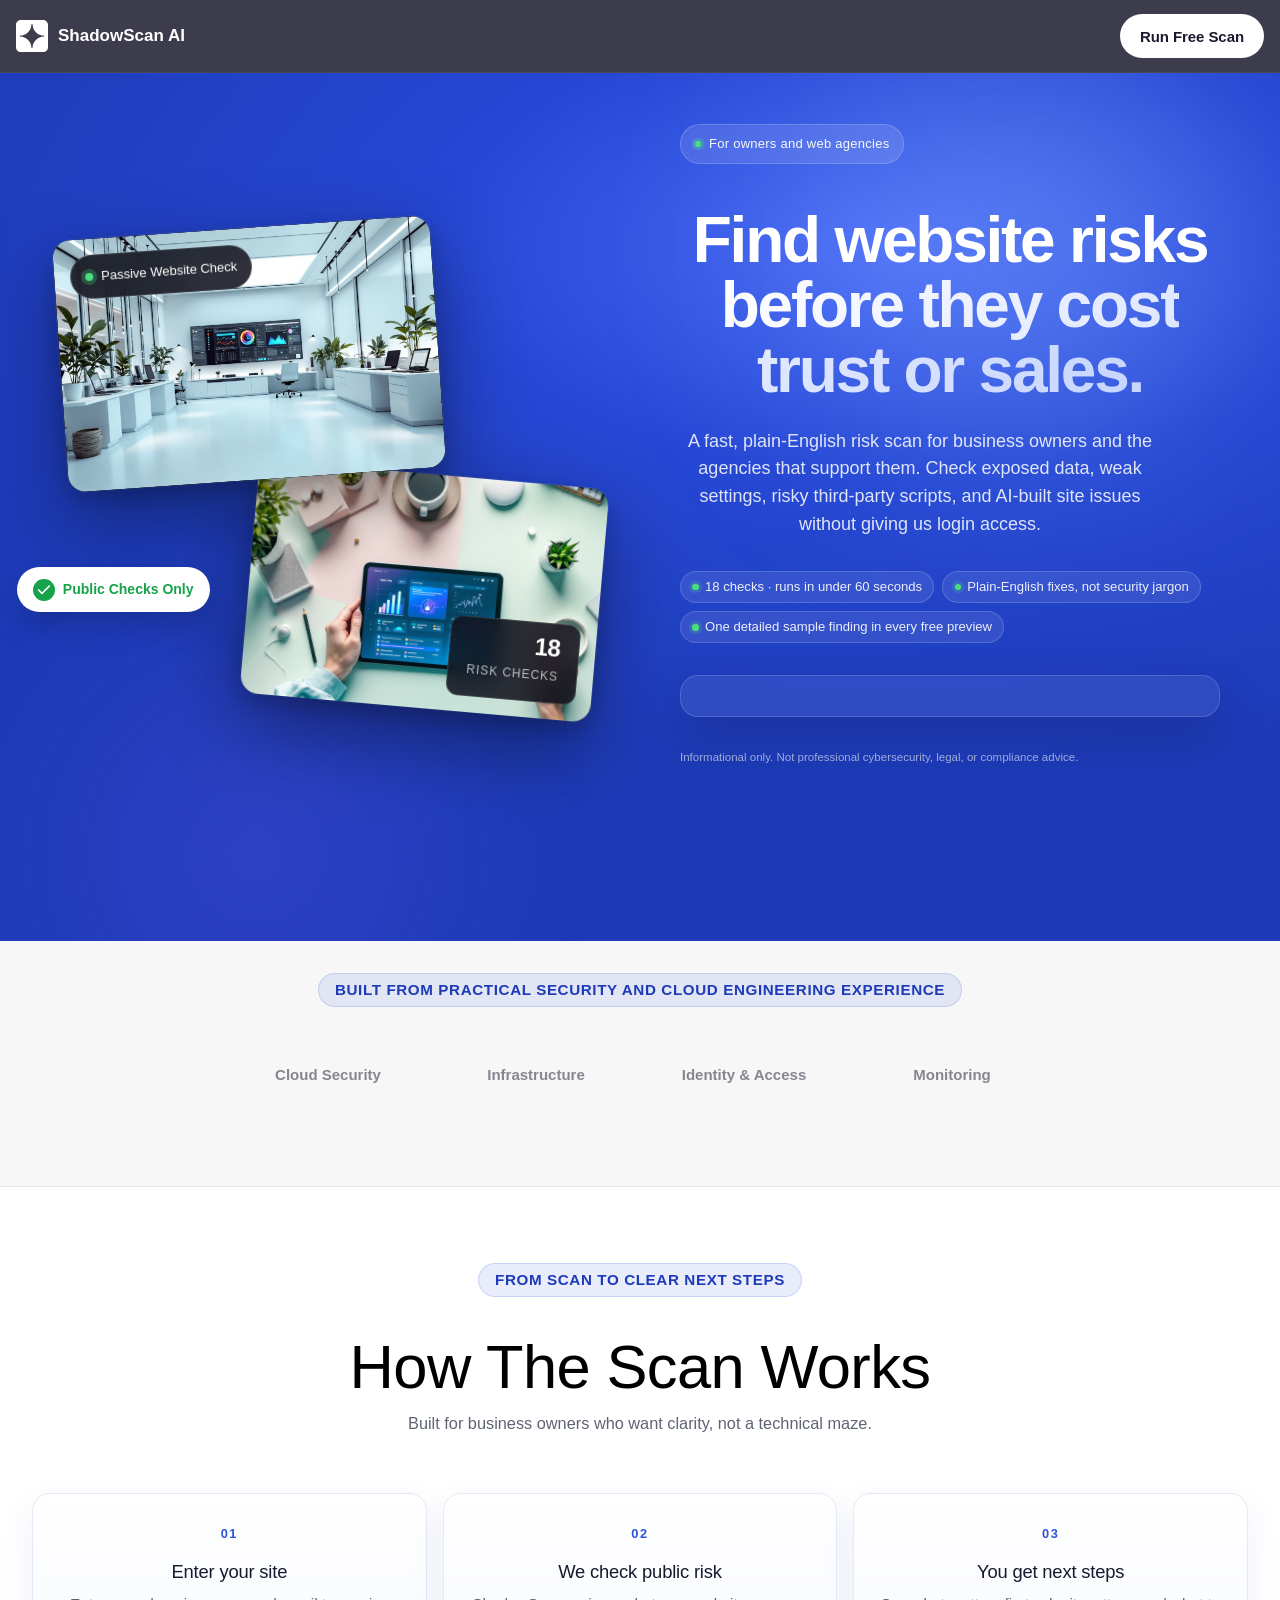
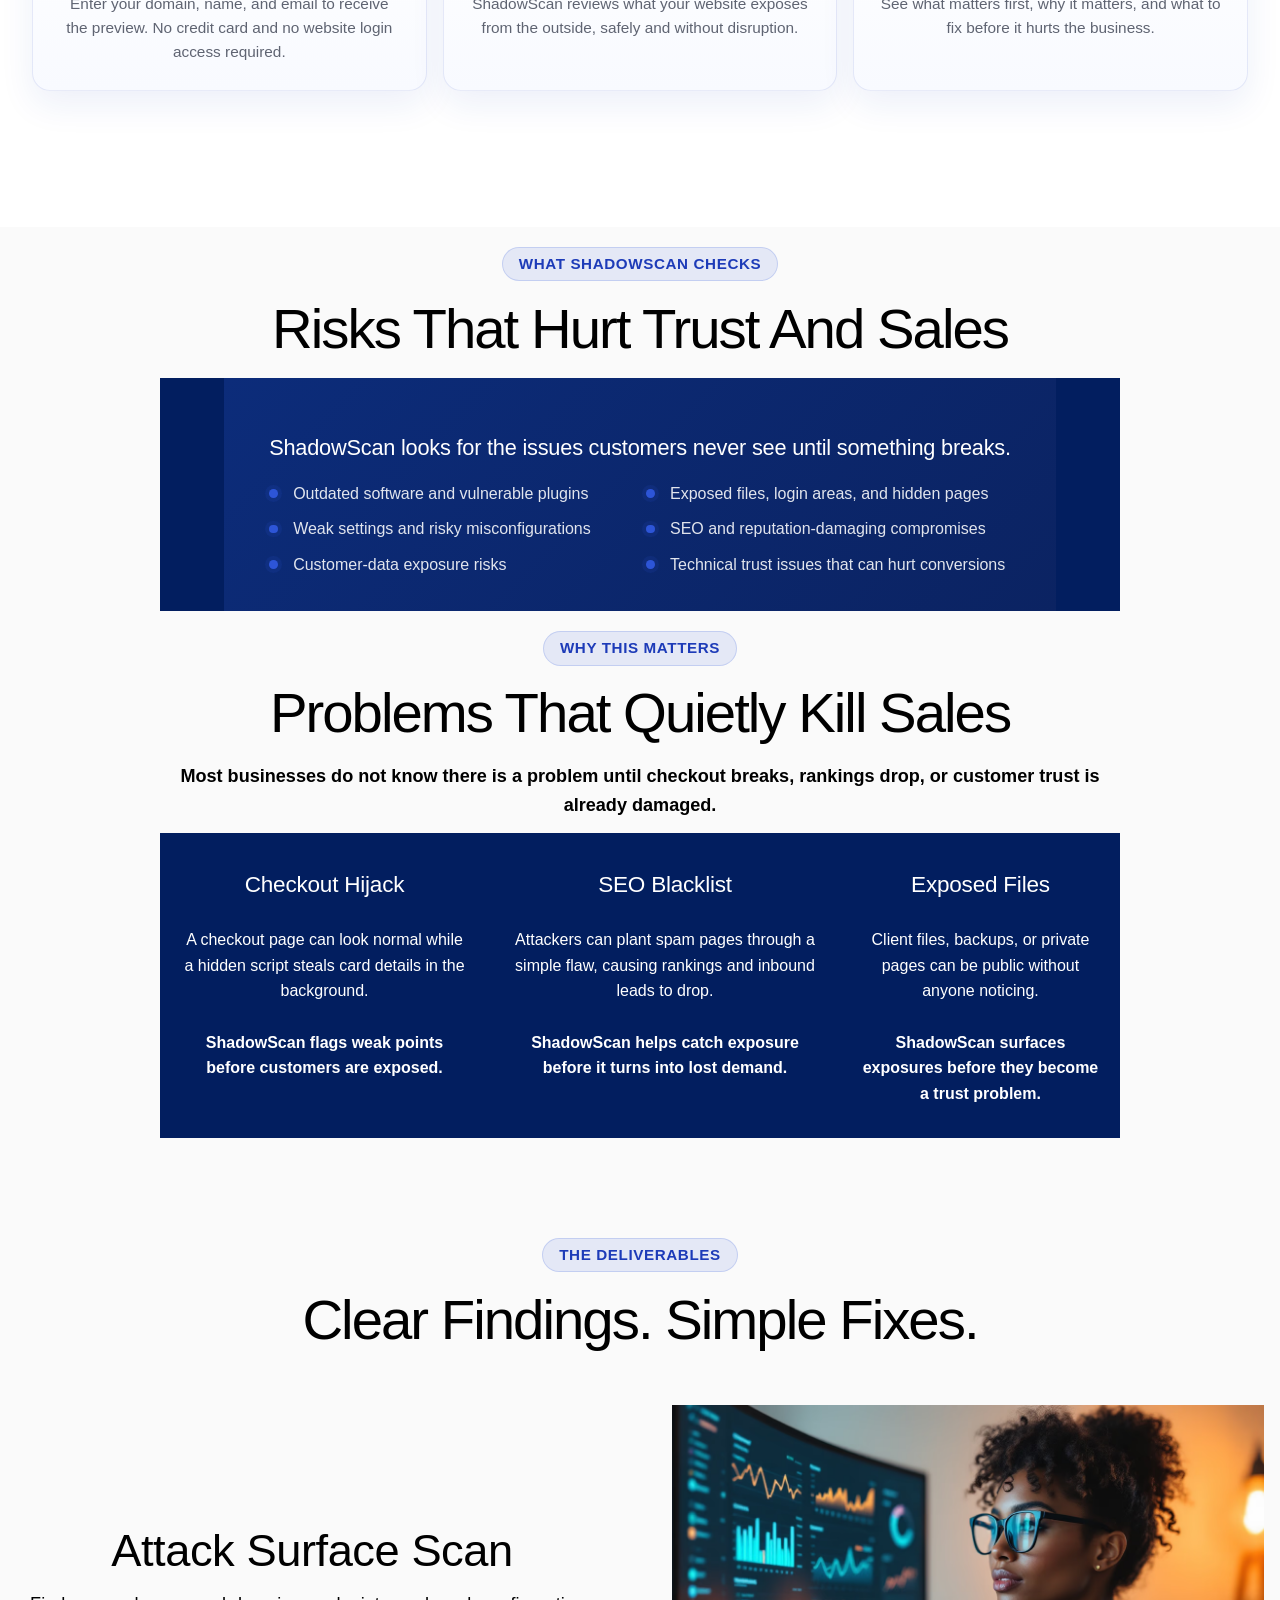
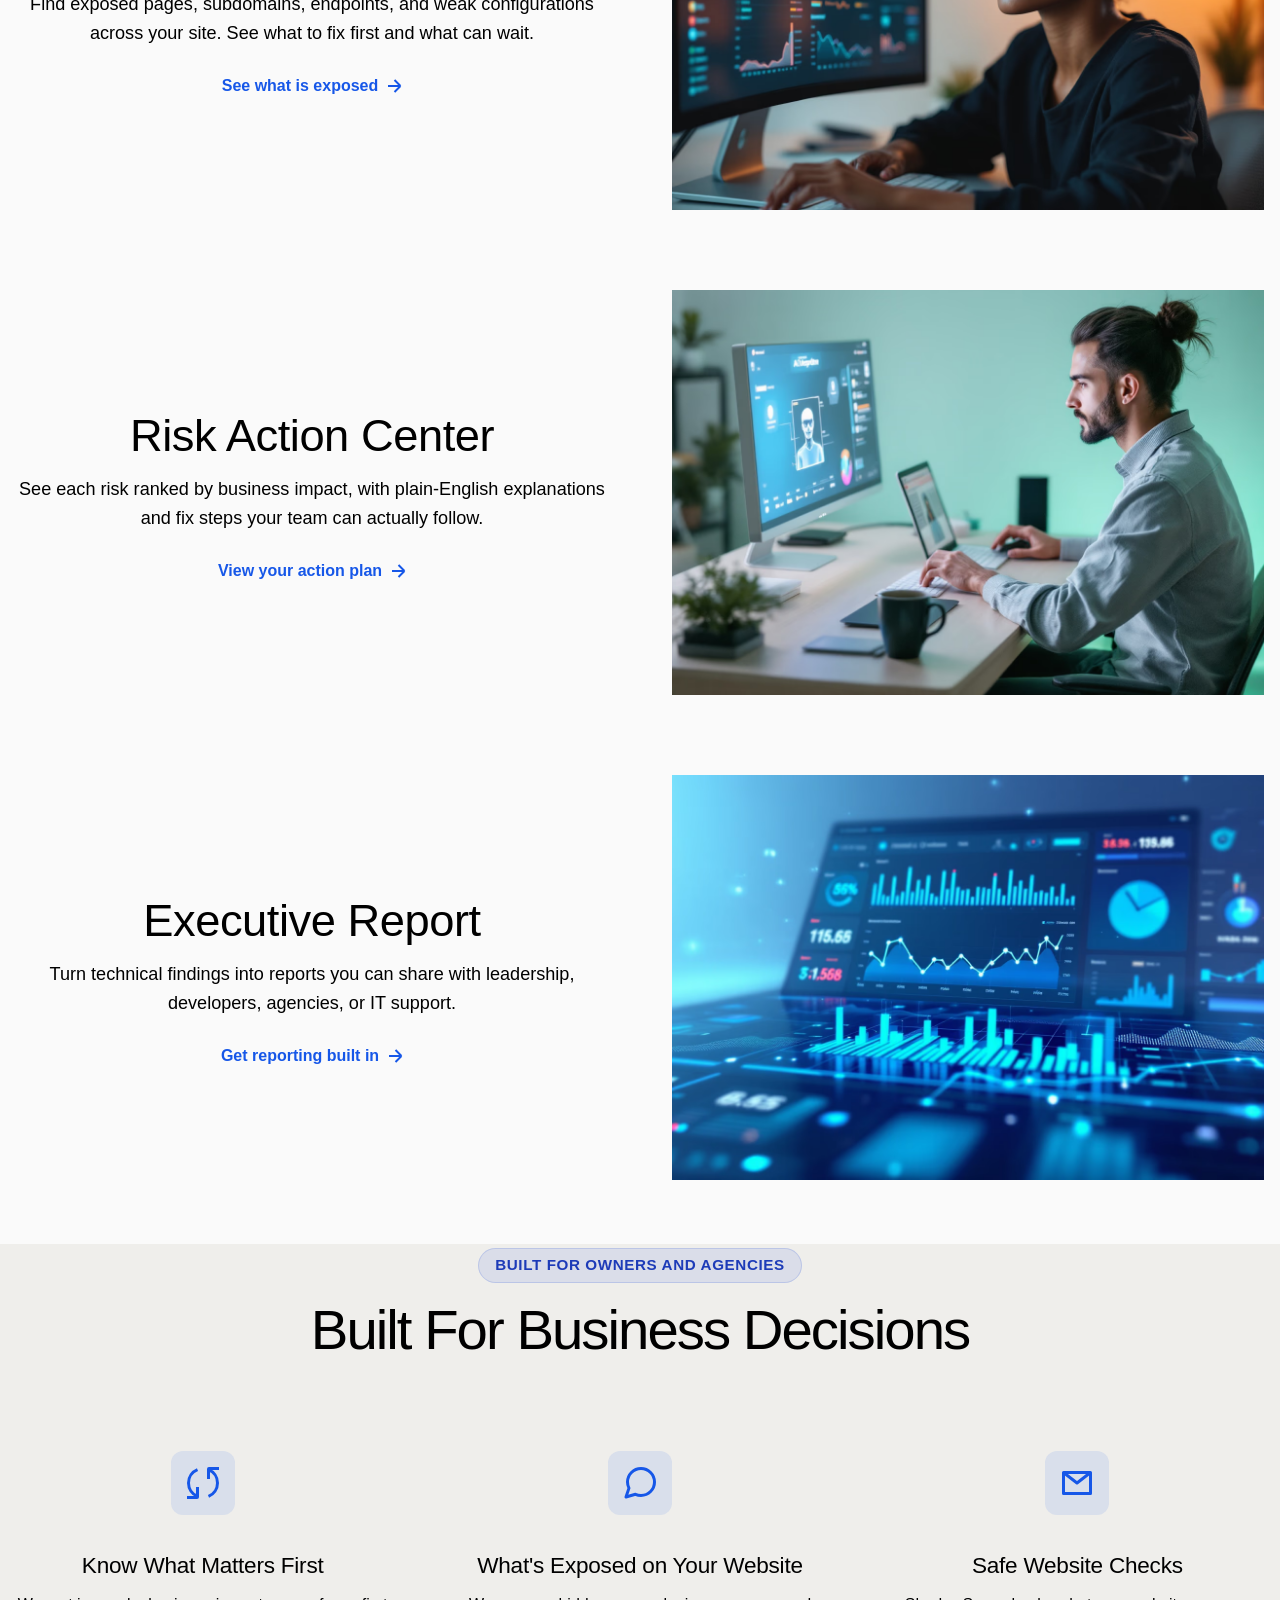
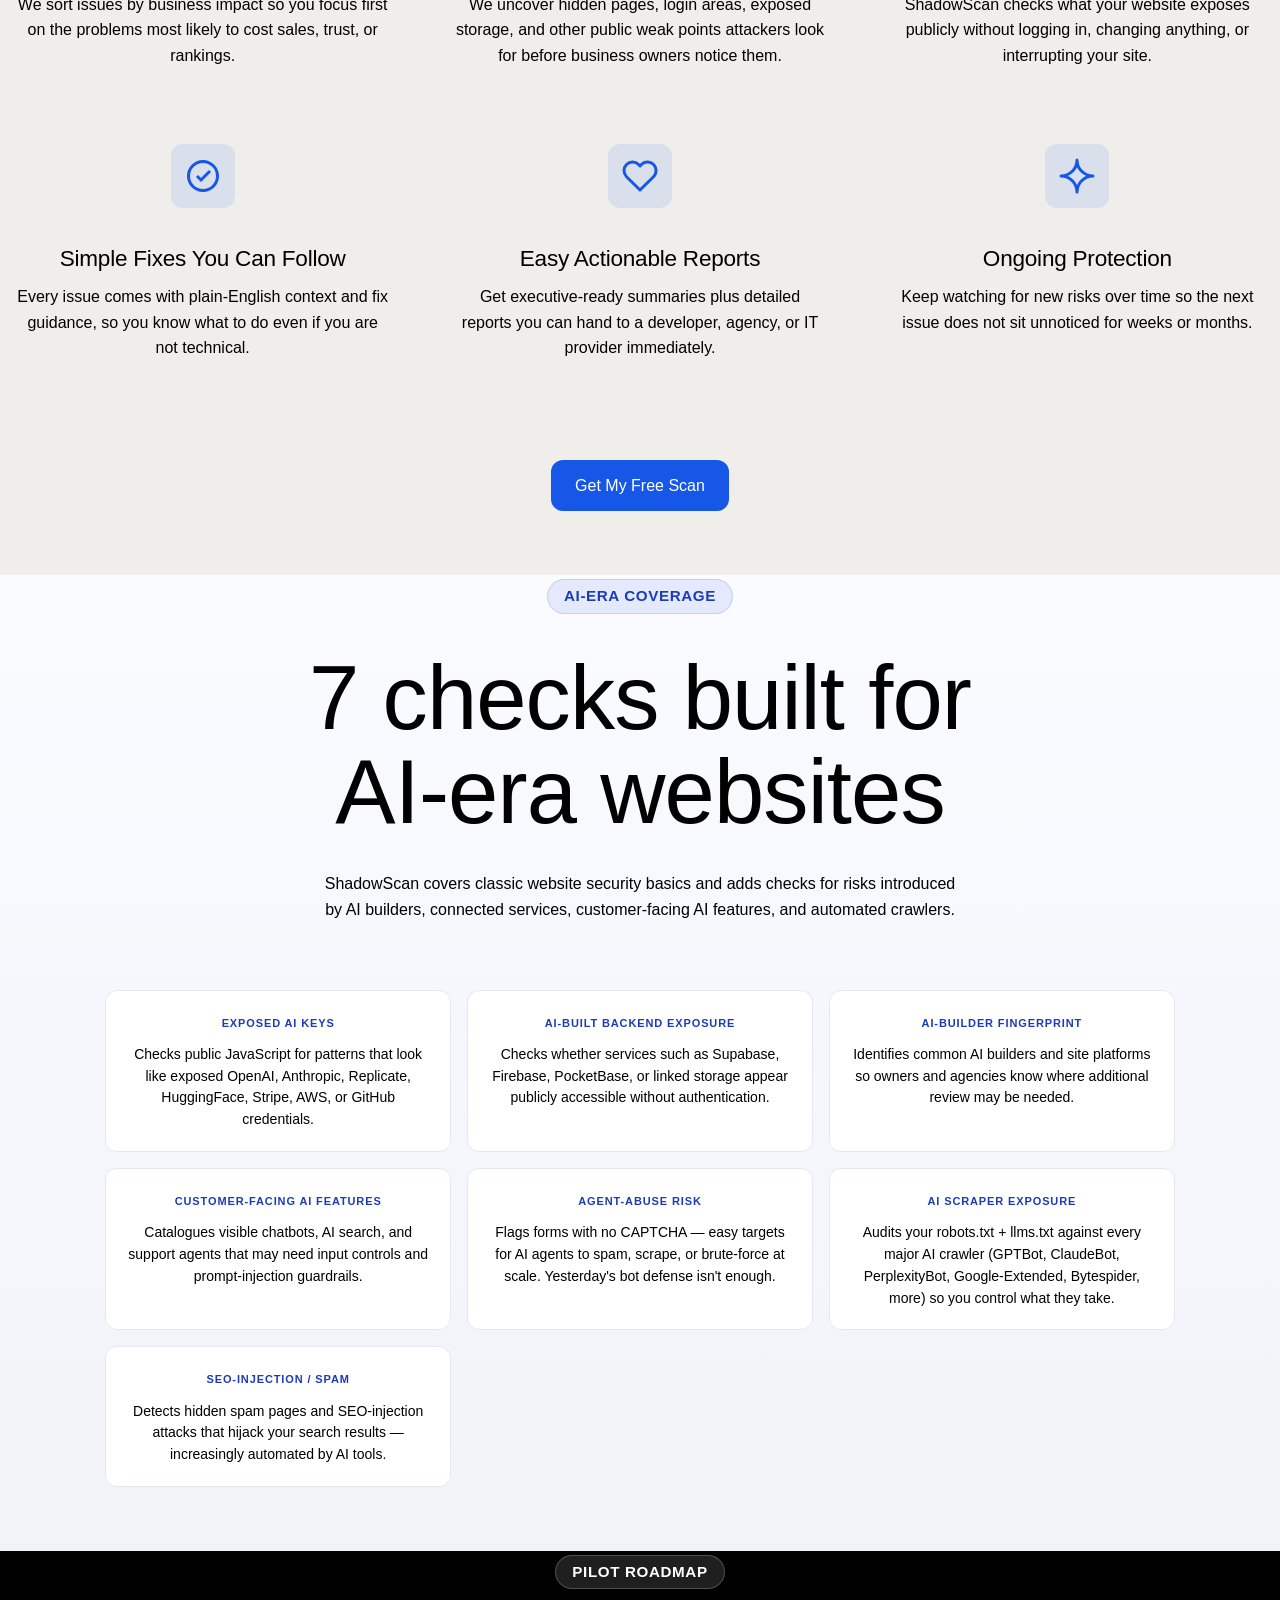
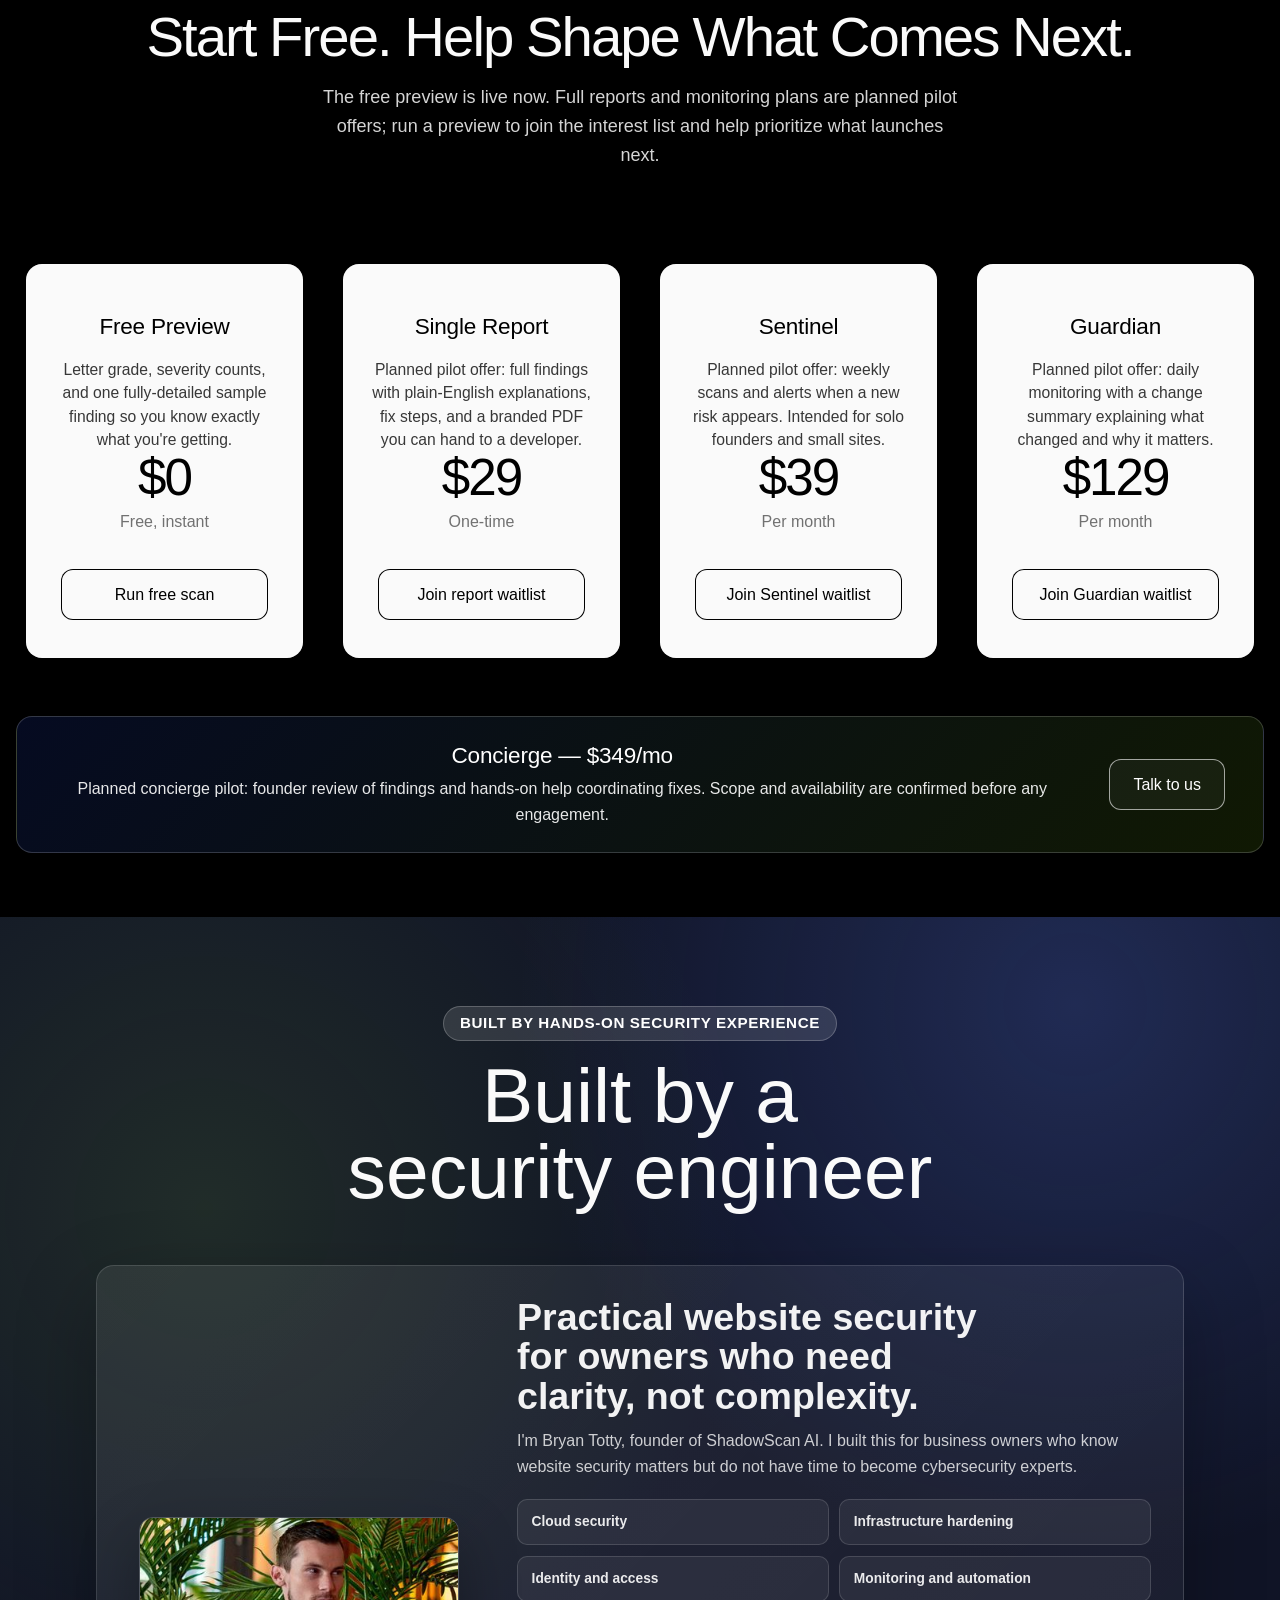
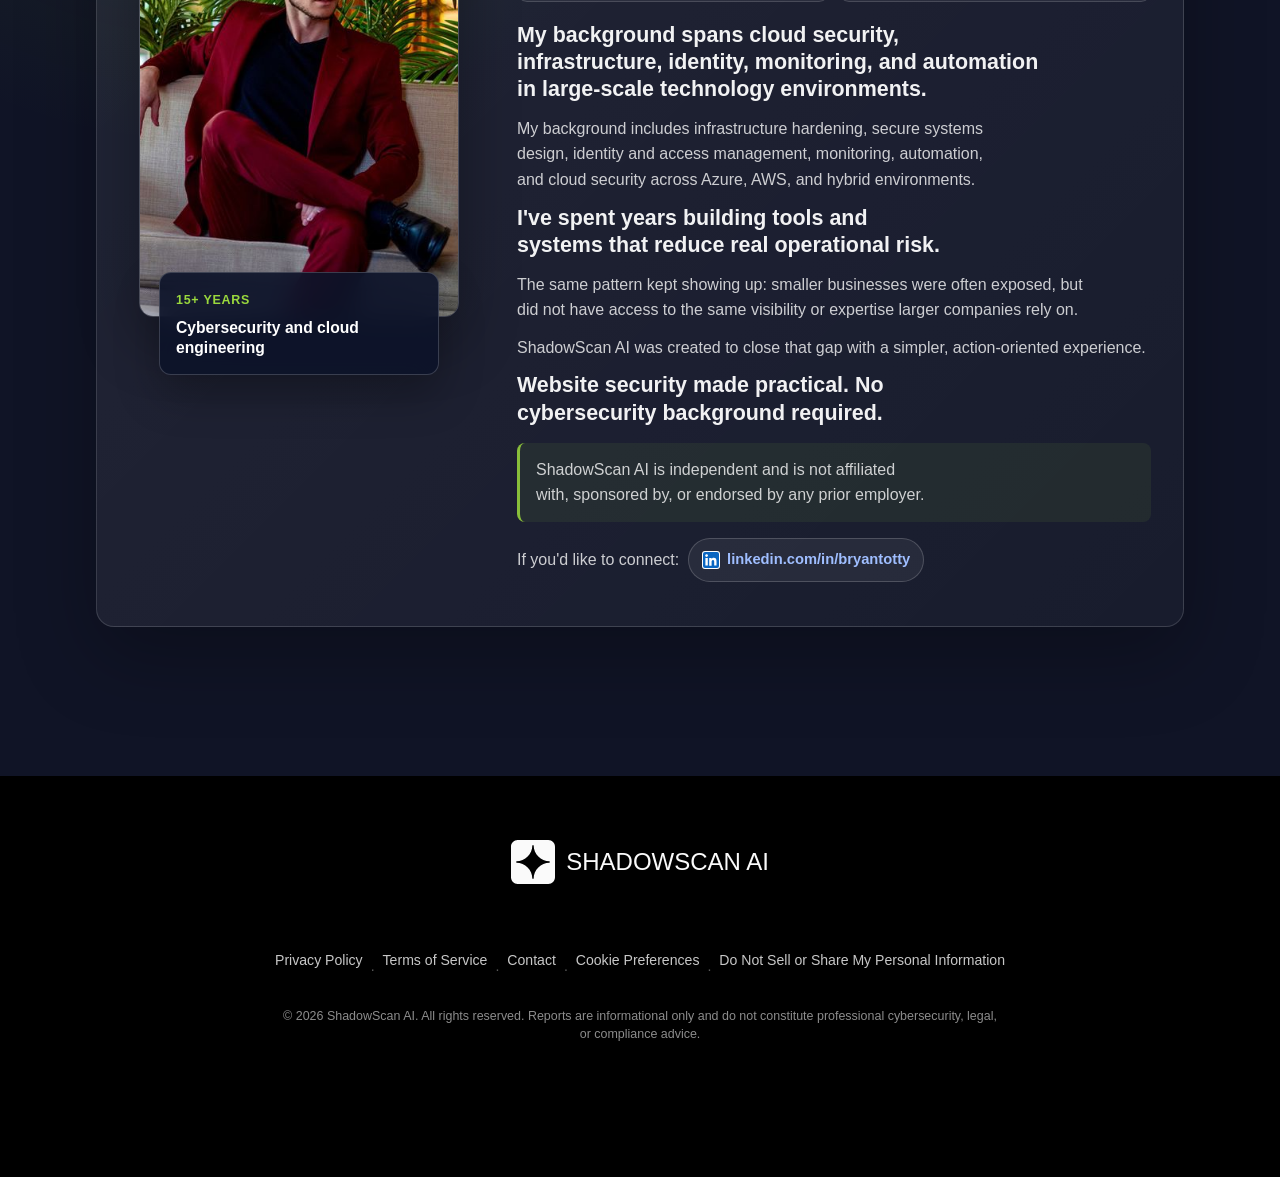
<file: index.html>
<!DOCTYPE html>
<html lang="en-US">
<head>
  <meta charset="utf-8" />
  <title>ShadowScan AI — Website Risk Scanner for Owners and Agencies</title>
  <meta name="description" content="Find website risks before they cost trust or sales. ShadowScan gives business owners and web agencies a plain-English review of exposed data, weak settings, risky scripts, and AI-built site issues." />
  <meta name="viewport" content="width=device-width, initial-scale=1" />
  <meta http-equiv="X-Content-Type-Options" content="nosniff" />
  <meta http-equiv="Referrer-Policy" content="strict-origin-when-cross-origin" />
  <meta http-equiv="Permissions-Policy" content="camera=(), microphone=(), geolocation=(), interest-cohort=()" />
  <script>
    // Hostname-aware CSP: production hosts get a strict policy. Localhost-only
    // includes the dev engine origin so the widget can load during local testing.
    (function () {
      var host = location.hostname;
      var isLocal = host === '127.0.0.1' || host === 'localhost' || host.endsWith('.local');
      var apiOrigin = 'https://api.getshadowscan.com';
      var devOrigin = isLocal ? ' http://127.0.0.1:8080' : '';
      var csp =
        "default-src 'self'; " +
        "img-src 'self' data: https:; " +
        "style-src 'self' 'unsafe-inline' https://fonts.googleapis.com " + apiOrigin + devOrigin + "; " +
        "font-src 'self' https://fonts.gstatic.com data:; " +
        "script-src 'self' 'unsafe-inline' https://connect.facebook.net " + apiOrigin + devOrigin + "; " +
        "connect-src 'self' " + apiOrigin + " https://www.facebook.com https://connect.facebook.net" + devOrigin + "; " +
        "base-uri 'self'; " +
        "form-action 'self' " + apiOrigin + devOrigin + ";";
      var meta = document.createElement('meta');
      meta.setAttribute('http-equiv', 'Content-Security-Policy');
      meta.setAttribute('content', csp);
      document.head.appendChild(meta);
    })();
  </script>
  <meta name="theme-color" content="#1d3bb8" />
  <meta name="referrer" content="strict-origin-when-cross-origin" />
  <link rel="canonical" href="https://getshadowscan.com/" />

  <!-- Open Graph -->
  <meta property="og:title" content="Find Website Risks Before They Cost Trust or Sales" />
  <meta property="og:description" content="A plain-English website risk scan for business owners and web agencies, including exposed data, weak settings, risky scripts, and AI-built site issues." />
  <meta property="og:image" content="https://getshadowscan.com/images/og-preview.png" />
  <meta property="og:url" content="https://getshadowscan.com/" />
  <meta property="og:type" content="website" />

  <!-- Twitter -->
  <meta name="twitter:card" content="summary_large_image" />
  <meta name="twitter:title" content="Find Website Risks Before They Cost Trust or Sales" />
  <meta name="twitter:description" content="A plain-English website risk scan for business owners and web agencies, with classic security checks and AI-era coverage." />
  <meta name="twitter:image" content="https://getshadowscan.com/images/og-preview.png" />

  <!-- Favicon (replace with your own) -->
  <link rel="icon" href="images/og-preview.png" type="image/png" />

  <!-- Google Fonts -->
  <link href="https://fonts.googleapis.com" rel="preconnect" />
  <link href="https://fonts.gstatic.com" rel="preconnect" crossorigin="anonymous" />
  <link href="https://fonts.googleapis.com/css2?family=Instrument+Sans:wght@300;400;500;600;700&display=swap" rel="stylesheet" />

  <!-- Stylesheets -->
  <link href="css/styles.css" rel="stylesheet" type="text/css" />
  <link href="css/custom.css" rel="stylesheet" type="text/css" />

  <!-- Meta Pixel Code (consent-gated; see js/main.js) -->
  <script>
    !function(f,b,e,v,n,t,s)
    {if(f.fbq)return;n=f.fbq=function(){n.callMethod?
    n.callMethod.apply(n,arguments):n.queue.push(arguments)};
    if(!f._fbq)f._fbq=n;n.push=n;n.loaded=!0;n.version='2.0';
    n.queue=[]}(window, document,'script');
    // Pixel script and PageView fire only after cookie consent.
  </script>
  <!-- Meta Pixel <noscript> fallback intentionally removed: would bypass cookie consent. -->
</head>

<body class="body">

  <!-- ===================== NAVIGATION (STICKY) ===================== -->
  <div class="nav is-accent-primary nav-sticky" id="main-nav">
    <div class="nav_container">
      <div class="nav_left">
        <a href="#signup-form" class="nav_logo w-inline-block">
          <div class="nav_logo-icon">
            <svg width="100%" height="100%" viewBox="0 0 33 33" preserveAspectRatio="xMidYMid meet">
              <path d="M28,0H5C2.24,0,0,2.24,0,5v23c0,2.76,2.24,5,5,5h23c2.76,0,5-2.24,5-5V5c0-2.76-2.24-5-5-5ZM29,17c-6.63,0-12,5.37-12,12h-1c0-6.63-5.37-12-12-12v-1c6.63,0,12-5.37,12-12h1c0,6.63,5.37,12,12,12v1Z" fill="currentColor"></path>
            </svg>
          </div>
          <div class="paragraph_large margin-bottom_none">ShadowScan AI</div>
        </a>
      </div>
      <div class="nav_right">
        <a href="#signup-form" class="nav-cta-btn">Run Free Scan</a>
        <button class="nav_mobile-menu-button" id="mobile-menu-btn" aria-label="Open navigation menu">
          <div class="icon on-accent-primary">
            <svg xmlns="http://www.w3.org/2000/svg" width="24" height="24" viewBox="0 0 24 24">
              <g stroke-linecap="square" stroke-linejoin="miter" stroke-width="1.5" fill="none" stroke="currentColor" stroke-miterlimit="10">
                <line x1="1" y1="12" x2="23" y2="12" stroke="currentColor"></line>
                <line x1="1" y1="5" x2="23" y2="5"></line>
                <line x1="1" y1="19" x2="23" y2="19"></line>
              </g>
            </svg>
          </div>
        </button>
      </div>
    </div>
  </div>

  <!-- Mobile Nav Overlay -->
  <div class="mobile-nav-overlay" id="mobile-nav-overlay">
    <button class="mobile-nav-close" id="mobile-nav-close" aria-label="Close navigation menu">&times;</button>
    <a href="#signup-form" class="mobile-nav-link">Get Free Scan</a>
    <a href="#services" class="mobile-nav-link">Services</a>
    <a href="#pricing" class="mobile-nav-link">Pricing</a>
    <a href="#founder" class="mobile-nav-link">About</a>
  </div>

  <!-- ===================== HERO / SIGNUP FORM ===================== -->
  <header id="signup-form" class="section max-height_100vh_desktop overflow_hidden flex_horizontal is-accent-primary hero-elegant">
    <div class="hero-bg-glow" aria-hidden="true"></div>
    <div class="container">
      <div class="w-layout-grid grid_2-col tablet-1-col gap-large hero-grid">
        <div class="hero-visual">
          <div class="hero-image-stack">
            <div class="hero-image-card hero-image-card--top">
              <img width="592" height="395" alt="Innovation lab background" src="images/hero-bg-1.avif" loading="eager" fetchpriority="high" />
              <div class="hero-image-tag">
                <span class="hero-image-tag-dot"></span>
                Passive Website Check
              </div>
            </div>
            <div class="hero-image-card hero-image-card--bottom">
              <img width="592" height="395" alt="Interactive lesson on tablet" src="images/hero-bg-2.avif" loading="eager" />
              <div class="hero-image-stat">
                <div class="hero-image-stat-number">18</div>
                <div class="hero-image-stat-label">Risk Checks</div>
              </div>
            </div>
            <div class="hero-floating-badge" aria-hidden="true">
              <svg width="20" height="20" viewBox="0 0 24 24" fill="none" stroke="currentColor" stroke-width="2.5" stroke-linecap="round" stroke-linejoin="round"><path d="M20 6 9 17l-5-5"/></svg>
              <span>Public Checks Only</span>
            </div>
          </div>
        </div>
        <div class="header hero-content">
          <div class="hero-eyebrow">
            <span class="hero-eyebrow-dot"></span>
            For owners and web agencies
          </div>
          <h1 class="heading_h1 hero-title">Find website risks <span class="hero-title-accent">before they cost trust or sales.</span></h1>
          <p class="hero-subtitle">A fast, plain-English risk scan for business owners and the agencies that support them. Check exposed data, weak settings, risky third-party scripts, and AI-built site issues without giving us login access.</p>
          <ul class="hero-proof-list" aria-label="ShadowScan benefits">
            <li>18 checks · runs in under 60 seconds</li>
            <li>Plain-English fixes, not security jargon</li>
            <li>One detailed sample finding in every free preview</li>
          </ul>
          <!-- Live scan widget mounts here. JS + CSS loaded at end of <body>. -->
          <div id="shadowscan-mount" class="hero-form-wrap"></div>
          <p class="hero-form-fineprint">Informational only. Not professional cybersecurity, legal, or compliance advice.</p>
        </div>
      </div>
    </div>
  </header>

  <!-- ===================== TRUST BADGES ===================== -->
  <section class="trust-badges-section">
    <div class="container">
      <p class="trust-badges-label">Built from practical security and cloud engineering experience</p>
      <div class="trust-badges-row">
        <div class="trust-badge">
          <svg viewBox="0 0 160 40" width="160" height="40"><text x="80" y="26" text-anchor="middle" font-family="Instrument Sans, sans-serif" font-weight="700" font-size="15" fill="currentColor">Cloud Security</text></svg>
        </div>
        <div class="trust-badge">
          <svg viewBox="0 0 160 40" width="160" height="40"><text x="80" y="26" text-anchor="middle" font-family="Instrument Sans, sans-serif" font-weight="700" font-size="15" fill="currentColor">Infrastructure</text></svg>
        </div>
        <div class="trust-badge">
          <svg viewBox="0 0 160 40" width="160" height="40"><text x="80" y="26" text-anchor="middle" font-family="Instrument Sans, sans-serif" font-weight="700" font-size="15" fill="currentColor">Identity & Access</text></svg>
        </div>
        <div class="trust-badge">
          <svg viewBox="0 0 160 40" width="160" height="40"><text x="80" y="26" text-anchor="middle" font-family="Instrument Sans, sans-serif" font-weight="700" font-size="15" fill="currentColor">Monitoring</text></svg>
        </div>
      </div>
    </div>
  </section>

  <!-- ===================== HOW IT WORKS ===================== -->
  <section class="funnel-steps-section fade-in-section" aria-labelledby="how-it-works-title">
    <div class="container">
      <div class="funnel-section-header">
        <p class="section-kicker">From scan to clear next steps</p>
        <h2 id="how-it-works-title" class="heading_h2">How The Scan Works</h2>
        <p>Built for business owners who want clarity, not a technical maze.</p>
      </div>
      <div class="funnel-steps-grid">
        <div class="funnel-step-card">
          <span class="funnel-step-number">01</span>
          <h3>Enter your site</h3>
          <p>Enter your domain, name, and email to receive the preview. No credit card and no website login access required.</p>
        </div>
        <div class="funnel-step-card">
          <span class="funnel-step-number">02</span>
          <h3>We check public risk</h3>
          <p>ShadowScan reviews what your website exposes from the outside, safely and without disruption.</p>
        </div>
        <div class="funnel-step-card">
          <span class="funnel-step-number">03</span>
          <h3>You get next steps</h3>
          <p>See what matters first, why it matters, and what to fix before it hurts the business.</p>
        </div>
      </div>
    </div>
  </section>

  <!-- ===================== PROTECT YOUR BUSINESS ===================== -->
  <section class="provides-section fade-in-section">
    <div class="w-layout-blockcontainer container-2 w-container">
      <p class="section-kicker">What ShadowScan checks</p>
      <h2 class="heading_h2">Risks That Hurt Trust And Sales</h2>
      <div class="provides">
        <div class="provides-2">
          <h3 class="usecase-heading">ShadowScan looks for the issues customers never see until something breaks.</h3>
          <ul class="risk-check-list">
            <li>Outdated software and vulnerable plugins</li>
            <li>Exposed files, login areas, and hidden pages</li>
            <li>Weak settings and risky misconfigurations</li>
            <li>SEO and reputation-damaging compromises</li>
            <li>Customer-data exposure risks</li>
            <li>Technical trust issues that can hurt conversions</li>
          </ul>
        </div>
      </div>
    </div>
  </section>

  <!-- ===================== WE HELP YOU AVOID ===================== -->
  <section class="problems-section fade-in-section">
    <div class="w-layout-blockcontainer container-2 w-container">
      <p class="section-kicker">Why this matters</p>
      <h2 class="heading_h2">Problems That Quietly Kill Sales</h2>
      <p class="paragraph-2"><strong>Most businesses do not know there is a problem until checkout breaks, rankings drop, or customer trust is already damaged.</strong></p>
      <div class="usecase-cards-wrapper">
        <div class="usecase-card">
          <h3 class="usecase-heading">Checkout Hijack</h3>
          <p class="usecase-paragraph">A checkout page can look normal while a hidden script steals card details in the background.<br/><br/><strong>ShadowScan flags weak points before customers are exposed.</strong></p>
        </div>
        <div class="usecase-card">
          <h3 class="usecase-heading">SEO Blacklist</h3>
          <p class="usecase-paragraph">Attackers can plant spam pages through a simple flaw, causing rankings and inbound leads to drop.<br/><br/><strong>ShadowScan helps catch exposure before it turns into lost demand.</strong></p>
        </div>
        <div class="usecase-card">
          <h3 class="usecase-heading">Exposed Files</h3>
          <p class="usecase-paragraph">Client files, backups, or private pages can be public without anyone noticing.<br/><br/><strong>ShadowScan surfaces exposures before they become a trust problem.</strong></p>
        </div>
      </div>
    </div>
  </section>

  <!-- ===================== SERVICES PROVIDED ===================== -->
  <section id="services" class="section fade-in-section">
    <div class="header is-align-center">
      <p class="section-kicker">The deliverables</p>
      <h2 class="heading_h2">Clear Findings. Simple Fixes.</h2>
    </div>
    <div class="container">
      <div class="flex_vertical gap-xxlarge">

        <!-- Attack Surface Scan -->
        <div class="w-layout-grid grid_2-col tablet-1-col gap-large">
          <div class="header margin-bottom_none">
            <h2 class="heading-3">Attack Surface Scan</h2>
            <p class="paragraph_large margin-bottom_small">Find exposed pages, subdomains, endpoints, and weak configurations across your site. See what to fix first and what can wait.</p>
            <div class="button-group">
              <a href="#signup-form" class="text-button w-inline-block">
                <div>See what is exposed</div>
                <div class="button_icon">
                  <svg xmlns="http://www.w3.org/2000/svg" width="100%" height="100%" viewBox="0 0 16 16" fill="none">
                    <path d="M2 8H14.5M14.5 8L8.5 2M14.5 8L8.5 14" stroke="currentColor" stroke-width="2" stroke-linejoin="round"></path>
                  </svg>
                </div>
              </a>
            </div>
          </div>
          <img width="592" height="405" alt="Woman analyzing business insights with data analytics software" src="images/service-scan.avif" loading="lazy" class="image" />
        </div>

        <!-- Risk Action Center -->
        <div class="w-layout-grid grid_2-col tablet-1-col gap-large">
          <div class="header margin-bottom_none">
            <h2 class="heading-4">Risk Action Center</h2>
            <p class="paragraph_large margin-bottom_small">See each risk ranked by business impact, with plain-English explanations and fix steps your team can actually follow.</p>
            <div class="button-group">
              <a href="#signup-form" class="text-button w-inline-block">
                <div>View your action plan</div>
                <div class="button_icon">
                  <svg xmlns="http://www.w3.org/2000/svg" width="100%" height="100%" viewBox="0 0 16 16" fill="none">
                    <path d="M2 8H14.5M14.5 8L8.5 2M14.5 8L8.5 14" stroke="currentColor" stroke-width="2" stroke-linejoin="round"></path>
                  </svg>
                </div>
              </a>
            </div>
          </div>
          <img width="592" height="405" alt="Person working on AI project" src="images/service-risk.avif" loading="lazy" class="image" />
        </div>

        <!-- Executive Report -->
        <div class="w-layout-grid grid_2-col tablet-1-col gap-large">
          <div class="header margin-bottom_none">
            <h2 class="heading-5">Executive Report</h2>
            <p class="paragraph_large margin-bottom_small">Turn technical findings into reports you can share with leadership, developers, agencies, or IT support.</p>
            <div class="button-group">
              <a href="#signup-form" class="text-button w-inline-block">
                <div>Get reporting built in</div>
                <div class="button_icon">
                  <svg xmlns="http://www.w3.org/2000/svg" width="100%" height="100%" viewBox="0 0 16 16" fill="none">
                    <path d="M2 8H14.5M14.5 8L8.5 2M14.5 8L8.5 14" stroke="currentColor" stroke-width="2" stroke-linejoin="round"></path>
                  </svg>
                </div>
              </a>
            </div>
          </div>
          <img width="592" height="405" alt="Futuristic technology for data analytics and business intelligence" src="images/service-report.avif" loading="lazy" class="image" />
        </div>

      </div>
    </div>
  </section>

  <!-- ===================== PROTECT YOUR WEBSITE (FEATURES) ===================== -->
  <section class="section is-secondary fade-in-section">
    <div class="container">
      <div class="header is-align-center">
        <p class="section-kicker">Built for owners and agencies</p>
        <h2 class="heading_h2">Built For Business Decisions</h2>
      </div>
      <div class="w-layout-grid grid_3-col gap-large">

        <!-- Feature 1 -->
        <div class="flex_vertical is-x-center">
          <div class="is-large-1x1 is-background margin-bottom_xsmall">
            <svg width="100%" height="100%" viewBox="0 0 24 24" fill="none">
              <path d="M9.24998 18.7103C6.60958 17.6271 4.75 15.0307 4.75 12C4.75 8.96938 6.60958 6.37304 9.24997 5.28979" stroke-width="1.5" stroke-linejoin="round" stroke="currentColor"></path>
              <path d="M14.75 5.28979C17.3904 6.37303 19.25 8.96938 19.25 12.0001C19.25 15.0307 17.3904 17.6271 14.75 18.7103" stroke-width="1.5" stroke-linejoin="round" stroke="currentColor"></path>
              <path d="M4 19.2501L8.99998 19.2501C9.13805 19.2501 9.24998 19.1381 9.24998 19.0001L9.24997 14" stroke-width="1.5" stroke-linejoin="round" stroke="currentColor"></path>
              <path d="M20 4.75L15 4.75003C14.8619 4.75003 14.75 4.86196 14.75 5.00003L14.75 10.0001" stroke-width="1.5" stroke-linejoin="round" stroke="currentColor"></path>
            </svg>
          </div>
          <h3 class="heading_h4">Know What Matters First</h3>
          <p>We sort issues by business impact so you focus first on the problems most likely to cost sales, trust, or rankings.</p>
        </div>

        <!-- Feature 2 -->
        <div class="flex_vertical is-x-center">
          <div class="is-large-1x1 is-background margin-bottom_xsmall">
            <svg xmlns="http://www.w3.org/2000/svg" width="100%" height="100%" viewBox="0 0 24 24" fill="none">
              <path d="M12.5 18.25C16.2279 18.25 19.25 15.2279 19.25 11.5C19.25 7.77208 16.2279 4.75 12.5 4.75C8.77208 4.75 5.75 7.77208 5.75 11.5C5.75 12.6007 6.01345 13.6398 6.48072 14.5578L5 19L9.71819 17.6519C10.5664 18.0361 11.5082 18.25 12.5 18.25Z" stroke="currentColor" stroke-width="1.5" stroke-linejoin="round"></path>
            </svg>
          </div>
          <h3 class="heading_h4">What's Exposed on Your Website</h3>
          <p>We uncover hidden pages, login areas, exposed storage, and other public weak points attackers look for before business owners notice them.</p>
        </div>

        <!-- Feature 3 -->
        <div class="flex_vertical is-x-center">
          <div class="is-large-1x1 is-background margin-bottom_xsmall">
            <svg xmlns="http://www.w3.org/2000/svg" width="100%" height="100%" viewBox="0 0 24 24" fill="none">
              <path d="M5.25 6.75H18.75V17.25H5.25V6.75Z" stroke="currentColor" stroke-width="1.5" stroke-linejoin="round"></path>
              <path d="M5.25 6.75L12 12L18.75 6.75" stroke="currentColor" stroke-width="1.5" stroke-linejoin="round"></path>
            </svg>
          </div>
          <h3 class="heading_h4">Safe Website Checks</h3>
          <p>ShadowScan checks what your website exposes publicly without logging in, changing anything, or interrupting your site.</p>
        </div>

        <!-- Feature 4 -->
        <div class="flex_vertical is-x-center">
          <div class="is-large-1x1 is-background margin-bottom_xsmall">
            <svg xmlns="http://www.w3.org/2000/svg" width="100%" height="100%" viewBox="0 0 24 24" fill="none">
              <path d="M19.25 12C19.25 16.0041 16.0041 19.25 12 19.25C7.99594 19.25 4.75 16.0041 4.75 12C4.75 7.99594 7.99594 4.75 12 4.75C16.0041 4.75 19.25 7.99594 19.25 12Z" stroke="currentColor" stroke-width="1.5"></path>
              <path d="M9 12L11 14L15.5 9.5" stroke="currentColor" stroke-width="1.5"></path>
            </svg>
          </div>
          <h3 class="heading_h4">Simple Fixes You Can Follow</h3>
          <p>Every issue comes with plain-English context and fix guidance, so you know what to do even if you are not technical.</p>
        </div>

        <!-- Feature 5 -->
        <div class="flex_vertical is-x-center">
          <div class="is-large-1x1 is-background margin-bottom_xsmall">
            <svg width="100%" height="100%" viewBox="0 0 24 24" fill="none">
              <path d="M17.3654 5.32894C17.8831 5.54543 18.3534 5.86273 18.7495 6.26274C19.146 6.6625 19.4604 7.13723 19.675 7.65978C19.8895 8.18233 20 8.74246 20 9.30814C20 9.87384 19.8895 10.4339 19.675 10.9565C19.4604 11.4791 19.146 11.9538 18.7495 12.3535L12.0001 19L5.2496 12.3535C4.44951 11.5457 4 10.4501 4 9.3076C4 8.16516 4.44951 7.0695 5.2496 6.26166C6.04975 5.45384 7.13498 5 8.26647 5C9.39804 5 10.4833 5.45384 11.2833 6.26166L12.016 6.99843L12.7158 6.26274C13.112 5.86273 13.5823 5.54543 14.0999 5.32894C14.6176 5.11246 15.1724 5.00103 15.7327 5.00103C16.2929 5.00103 16.8478 5.11246 17.3654 5.32894Z" stroke-width="1.5" stroke-linejoin="round" stroke="currentColor"></path>
            </svg>
          </div>
          <h3 class="heading_h4">Easy Actionable Reports</h3>
          <p>Get executive-ready summaries plus detailed reports you can hand to a developer, agency, or IT provider immediately.</p>
        </div>

        <!-- Feature 6 -->
        <div class="flex_vertical is-x-center">
          <div class="is-large-1x1 is-background margin-bottom_xsmall">
            <svg width="100%" height="100%" viewBox="0 0 24 24" fill="none">
              <path d="M4 12C8.41828 12 12 8.41828 12 4C12 8.41828 15.5817 12 20 12C15.5817 12 12 15.5817 12 20C12 15.5817 8.41828 12 4 12Z" stroke-width="1.5" stroke-linejoin="round" stroke="currentColor"></path>
            </svg>
          </div>
          <h3 class="heading_h4">Ongoing Protection</h3>
          <p>Keep watching for new risks over time so the next issue does not sit unnoticed for weeks or months.</p>
        </div>

      </div>
      <div class="button-group is-align-center margin-top_large">
        <a href="#signup-form" class="button w-button">Get My Free Scan</a>
      </div>
    </div>
  </section>

  <!-- ===================== AI-ERA DIFFERENTIATORS ===================== -->
  <section class="section fade-in-section" aria-labelledby="ai-era-title" style="background:linear-gradient(180deg,#fafbff,#f1f3f9);">
    <div class="container">
      <div class="header is-align-center" style="margin-bottom:32px;">
        <p class="section-kicker">AI-era coverage</p>
        <h2 id="ai-era-title" class="heading_h2">7 checks built for AI-era websites</h2>
        <p style="max-width:640px;margin-inline:auto;">ShadowScan covers classic website security basics and adds checks for risks introduced by AI builders, connected services, customer-facing AI features, and automated crawlers.</p>
      </div>
      <div class="grid_3-col tablet-1-col gap-small" style="display:grid;grid-template-columns:repeat(auto-fit,minmax(260px,1fr));gap:16px;">
        <div class="ai-check-card" style="background:#fff;border:1px solid #e5e8f0;border-radius:12px;padding:20px;">
          <div style="font-size:11px;font-weight:700;letter-spacing:.08em;text-transform:uppercase;color:#1d3bb8;margin-bottom:8px;">Exposed AI keys</div>
          <p style="margin:0;font-size:14px;line-height:1.55;">Checks public JavaScript for patterns that look like exposed OpenAI, Anthropic, Replicate, HuggingFace, Stripe, AWS, or GitHub credentials.</p>
        </div>
        <div class="ai-check-card" style="background:#fff;border:1px solid #e5e8f0;border-radius:12px;padding:20px;">
          <div style="font-size:11px;font-weight:700;letter-spacing:.08em;text-transform:uppercase;color:#1d3bb8;margin-bottom:8px;">AI-built backend exposure</div>
          <p style="margin:0;font-size:14px;line-height:1.55;">Checks whether services such as Supabase, Firebase, PocketBase, or linked storage appear publicly accessible without authentication.</p>
        </div>
        <div class="ai-check-card" style="background:#fff;border:1px solid #e5e8f0;border-radius:12px;padding:20px;">
          <div style="font-size:11px;font-weight:700;letter-spacing:.08em;text-transform:uppercase;color:#1d3bb8;margin-bottom:8px;">AI-builder fingerprint</div>
          <p style="margin:0;font-size:14px;line-height:1.55;">Identifies common AI builders and site platforms so owners and agencies know where additional review may be needed.</p>
        </div>
        <div class="ai-check-card" style="background:#fff;border:1px solid #e5e8f0;border-radius:12px;padding:20px;">
          <div style="font-size:11px;font-weight:700;letter-spacing:.08em;text-transform:uppercase;color:#1d3bb8;margin-bottom:8px;">Customer-facing AI features</div>
          <p style="margin:0;font-size:14px;line-height:1.55;">Catalogues visible chatbots, AI search, and support agents that may need input controls and prompt-injection guardrails.</p>
        </div>
        <div class="ai-check-card" style="background:#fff;border:1px solid #e5e8f0;border-radius:12px;padding:20px;">
          <div style="font-size:11px;font-weight:700;letter-spacing:.08em;text-transform:uppercase;color:#1d3bb8;margin-bottom:8px;">Agent-abuse risk</div>
          <p style="margin:0;font-size:14px;line-height:1.55;">Flags forms with no CAPTCHA — easy targets for AI agents to spam, scrape, or brute-force at scale. Yesterday's bot defense isn't enough.</p>
        </div>
        <div class="ai-check-card" style="background:#fff;border:1px solid #e5e8f0;border-radius:12px;padding:20px;">
          <div style="font-size:11px;font-weight:700;letter-spacing:.08em;text-transform:uppercase;color:#1d3bb8;margin-bottom:8px;">AI scraper exposure</div>
          <p style="margin:0;font-size:14px;line-height:1.55;">Audits your robots.txt + llms.txt against every major AI crawler (GPTBot, ClaudeBot, PerplexityBot, Google-Extended, Bytespider, more) so you control what they take.</p>
        </div>
        <div class="ai-check-card" style="background:#fff;border:1px solid #e5e8f0;border-radius:12px;padding:20px;">
          <div style="font-size:11px;font-weight:700;letter-spacing:.08em;text-transform:uppercase;color:#1d3bb8;margin-bottom:8px;">SEO-injection / spam</div>
          <p style="margin:0;font-size:14px;line-height:1.55;">Detects hidden spam pages and SEO-injection attacks that hijack your search results — increasingly automated by AI tools.</p>
        </div>
      </div>
    </div>
  </section>

  <!-- ===================== PRICING ===================== -->
  <section id="pricing" class="section is-inverse fade-in-section">
    <div class="container">
      <div class="header is-align-center">
        <p class="section-kicker on-dark">Pilot roadmap</p>
        <h2 class="heading_h1">Start Free. Help Shape What Comes Next.</h2>
        <p class="paragraph_large on-dark" style="opacity:.85;max-width:640px;margin-inline:auto;">The free preview is live now. Full reports and monitoring plans are planned pilot offers; run a preview to join the interest list and help prioritize what launches next.</p>
      </div>
      <ul role="list" class="grid_4-col gap-small padding_none margin-bottom_none w-list-unstyled">

        <!-- Free Preview -->
        <li class="card on-inverse">
          <div class="card_body is-small">
            <div class="margin_bottom-auto">
              <h3 class="heading_h4">Free Preview</h3>
              <p class="paragraph-3">Letter grade, severity counts, and one fully-detailed sample finding so you know exactly what you're getting.</p>
            </div>
            <h4 class="heading_h2 margin-bottom_none">$0</h4>
            <p class="text-color_secondary">Free, instant</p>
            <div class="margin-top_small">
              <div class="button-group is-vertical-stretch">
                <a href="#signup-form" class="button is-secondary w-inline-block"><div>Run free scan</div></a>
              </div>
            </div>
          </div>
        </li>

        <!-- Single Report -->
        <li class="card on-inverse">
          <div class="card_body is-small">
            <div class="margin_bottom-auto">
              <h3 class="heading_h4">Single Report</h3>
              <p class="paragraph-4">Planned pilot offer: full findings with plain-English explanations, fix steps, and a branded PDF you can hand to a developer.</p>
            </div>
            <h4 class="heading_h2 margin-bottom_none">$29</h4>
            <p class="text-color_secondary">One-time</p>
            <div class="margin-top_small">
              <div class="button-group is-vertical-stretch">
                <a href="#signup-form" class="button is-secondary w-inline-block"><div>Join report waitlist</div></a>
              </div>
            </div>
          </div>
        </li>

        <!-- Sentinel -->
        <li class="card on-inverse">
          <div class="card_body is-small">
            <div class="margin_bottom-auto">
              <h3 class="heading_h4">Sentinel</h3>
              <p class="paragraph-5">Planned pilot offer: weekly scans and alerts when a new risk appears. Intended for solo founders and small sites.</p>
            </div>
            <h4 class="heading_h2 margin-bottom_none">$39</h4>
            <p class="text-color_secondary">Per month</p>
            <div class="margin-top_small">
              <div class="button-group is-vertical-stretch">
                <a href="#signup-form" class="button is-secondary w-inline-block"><div>Join Sentinel waitlist</div></a>
              </div>
            </div>
          </div>
        </li>

        <!-- Guardian -->
        <li class="card on-inverse">
          <div class="card_body is-small">
            <div class="margin_bottom-auto">
              <h3 class="heading_h4">Guardian</h3>
              <p class="paragraph-6">Planned pilot offer: daily monitoring with a change summary explaining what changed and why it matters.</p>
            </div>
            <h4 class="heading_h2 margin-bottom_none">$129</h4>
            <p class="text-color_secondary">Per month</p>
            <div class="margin-top_small">
              <div class="button-group is-vertical-stretch">
                <a href="#signup-form" class="button is-secondary w-inline-block"><div>Join Guardian waitlist</div></a>
              </div>
            </div>
          </div>
        </li>

      </ul>

      <!-- Concierge tier — full-width row beneath the four standard tiers -->
      <div class="concierge-card" style="margin-top:24px;background:linear-gradient(135deg,rgba(29,59,184,.18),rgba(132,204,22,.12));border:1.5px solid rgba(255,255,255,.18);border-radius:16px;padding:24px 28px;display:grid;grid-template-columns:1fr auto;gap:20px;align-items:center;color:#fff;">
        <div>
          <h3 class="heading_h4" style="margin:0 0 6px;">Concierge — $349/mo</h3>
          <p style="margin:0;opacity:.9;">Planned concierge pilot: founder review of findings and hands-on help coordinating fixes. Scope and availability are confirmed before any engagement.</p>
        </div>
        <a href="#signup-form" class="button is-secondary w-inline-block" style="white-space:nowrap;"><div>Talk to us</div></a>
      </div>
    </div>
  </section>

  <!-- ===================== THE FOUNDER ===================== -->
  <section id="founder" class="section is-inverse fade-in-section">
    <div class="container founder-container">
      <div class="founder-section-header">
        <p class="section-kicker on-dark">Built by hands-on security experience</p>
        <h2 class="heading-2">Built by a security engineer</h2>
      </div>

      <div class="founder-panel">
        <div class="founder-media">
          <img
            src="images/founder.jpg"
            loading="lazy"
            width="367"
            sizes="(max-width: 767px) 76vw, 320px"
            alt="Bryan Totty Founder"
            srcset="images/founder-500.jpg 500w, images/founder-800.jpg 800w, images/founder.jpg 1000w"
          />
          <div class="founder-credential-card" aria-label="Founder background summary">
            <span>15+ years</span>
            <strong>Cybersecurity and cloud engineering</strong>
          </div>
        </div>

        <div class="subheading founder-bio">
          <p class="founder-lede"><strong class="bold-text">Practical website security for owners who need clarity, not complexity.</strong></p>
          <p>I'm Bryan Totty, founder of ShadowScan AI. I built this for business owners who know website security matters but do not have time to become cybersecurity experts.</p>
          <div class="founder-expertise-grid" aria-label="Relevant founder background">
            <span>Cloud security</span>
            <span>Infrastructure hardening</span>
            <span>Identity and access</span>
            <span>Monitoring and automation</span>
          </div>
          <p><strong class="bold-text-2">My background spans cloud security, infrastructure, identity, monitoring, and automation in large-scale technology environments.</strong></p>
          <div class="founder-bio-expandable" id="founder-bio-more">
            <p>My background includes infrastructure hardening, secure systems design, identity and access management, monitoring, automation, and cloud security across Azure, AWS, and hybrid environments.</p>
            <p><strong class="bold-text-3">I've spent years building tools and systems that reduce real operational risk.</strong></p>
            <p>The same pattern kept showing up: smaller businesses were often exposed, but did not have access to the same visibility or expertise larger companies rely on.</p>
            <p>ShadowScan AI was created to close that gap with a simpler, action-oriented experience.</p>
            <p><strong class="bold-text-4">Website security made practical. No cybersecurity background required.</strong></p>
            <p class="founder-independence-note">ShadowScan AI is independent and is not affiliated with, sponsored by, or endorsed by any prior employer.</p>
            <p class="founder-connect">If you'd like to connect:
              <a href="https://www.linkedin.com/in/bryantotty/" target="_blank" rel="noopener noreferrer" class="founder-linkedin" aria-label="Bryan Totty on LinkedIn">
                <svg width="18" height="18" viewBox="0 0 16 16" aria-hidden="true" focusable="false">
                  <path d="M15.3,0H0.7C0.3,0,0,0.3,0,0.7v14.7C0,15.7,0.3,16,0.7,16h14.7c0.4,0,0.7-0.3,0.7-0.7V0.7 C16,0.3,15.7,0,15.3,0z M4.7,13.6H2.4V6h2.4V13.6z M3.6,5C2.8,5,2.2,4.3,2.2,3.6c0-0.8,0.6-1.4,1.4-1.4c0.8,0,1.4,0.6,1.4,1.4 C4.9,4.3,4.3,5,3.6,5z M13.6,13.6h-2.4V9.9c0-0.9,0-2-1.2-2c-1.2,0-1.4,1-1.4,2v3.8H6.2V6h2.3v1h0c0.3-0.6,1.1-1.2,2.2-1.2 c2.4,0,2.8,1.6,2.8,3.6V13.6z" fill="currentColor"></path>
                </svg>
                <span>linkedin.com/in/bryantotty</span>
              </a>
            </p>
          </div>
          <button class="founder-read-more" id="founder-read-more-btn">Read more</button>
        </div>
      </div>
    </div>
  </section>

  <!-- ===================== FOOTER ===================== -->
  <footer class="footer is-inverse">
    <div class="container">
      <div class="flex_vertical gap-small footer-stack">
        <a href="#signup-form" class="logo w-inline-block">
          <div class="nav_logo-icon">
            <svg width="100%" height="100%" viewBox="0 0 33 33" preserveAspectRatio="xMidYMid meet">
              <path d="M28,0H5C2.24,0,0,2.24,0,5v23c0,2.76,2.24,5,5,5h23c2.76,0,5-2.24,5-5V5c0-2.76-2.24-5-5-5ZM29,17c-6.63,0-12,5.37-12,12h-1c0-6.63-5.37-12-12-12v-1c6.63,0,12-5.37,12-12h1c0,6.63,5.37,12,12,12v1Z" fill="currentColor"></path>
            </svg>
          </div>
          <div class="paragraph_xlarge margin-bottom_none text_all-caps">SHADOWSCAN AI</div>
        </a>
        <ul role="list" aria-label="Social media links" class="footer_icon-group margin_top-auto w-list-unstyled">
          <li class="margin-bottom_none">
            <a href="https://www.instagram.com/shadowscan.ai/" target="_blank" rel="noopener noreferrer" class="footer_icon-link w-inline-block" aria-label="Instagram">
              <div class="icon_small-1x1 text-color_inherit">
                <svg width="100%" height="100%" viewBox="0 0 16 16">
                  <path d="M8,1.441c2.136,0,2.389.009,3.233.047a4.419,4.419,0,0,1,1.485.276,2.472,2.472,0,0,1,.92.6,2.472,2.472,0,0,1,.6.92,4.419,4.419,0,0,1,.276,1.485c.038.844.047,1.1.047,3.233s-.009,2.389-.047,3.233a4.419,4.419,0,0,1-.276,1.485,2.644,2.644,0,0,1-1.518,1.518,4.419,4.419,0,0,1-1.485.276c-.844.038-1.1.047-3.233.047s-2.389-.009-3.233-.047a4.419,4.419,0,0,1-1.485-.276,2.472,2.472,0,0,1-.92-.6,2.472,2.472,0,0,1-.6-.92,4.419,4.419,0,0,1-.276-1.485c-.038-.844-.047-1.1-.047-3.233s.009-2.389.047-3.233a4.419,4.419,0,0,1,.276-1.485,2.472,2.472,0,0,1,.6-.92,2.472,2.472,0,0,1,.92-.6,4.419,4.419,0,0,1,1.485-.276c.844-.038,1.1-.047,3.233-.047M8,0C5.827,0,5.555.009,4.7.048A5.868,5.868,0,0,0,2.76.42a3.908,3.908,0,0,0-1.417.923A3.908,3.908,0,0,0,.42,2.76,5.868,5.868,0,0,0,.048,4.7C.009,5.555,0,5.827,0,8s.009,2.445.048,3.3A5.868,5.868,0,0,0,.42,13.24a3.908,3.908,0,0,0,.923,1.417,3.908,3.908,0,0,0,1.417.923,5.868,5.868,0,0,0,1.942.372C5.555,15.991,5.827,16,8,16s2.445-.009,3.3-.048a5.868,5.868,0,0,0,1.942-.372,4.094,4.094,0,0,0,2.34-2.34,5.868,5.868,0,0,0,.372-1.942c.039-.853.048-1.125.048-3.3s-.009-2.445-.048-3.3A5.868,5.868,0,0,0,15.58,2.76a3.908,3.908,0,0,0-.923-1.417A3.908,3.908,0,0,0,13.24.42,5.868,5.868,0,0,0,11.3.048C10.445.009,10.173,0,8,0Z" fill="currentColor"></path>
                  <path d="M8,3.892A4.108,4.108,0,1,0,12.108,8,4.108,4.108,0,0,0,8,3.892Zm0,6.775A2.667,2.667,0,1,1,10.667,8,2.667,2.667,0,0,1,8,10.667Z" fill="currentColor"></path>
                  <circle cx="12.27" cy="3.73" r="0.96" fill="currentColor"></circle>
                </svg>
              </div>
              <span class="screen-reader">Instagram</span>
            </a>
          </li>
          <li class="margin-bottom_none">
            <a href="https://www.linkedin.com/in/bryantotty/" target="_blank" rel="noopener noreferrer" class="footer_icon-link w-inline-block" aria-label="LinkedIn">
              <div class="icon_small-1x1 text-color_inherit">
                <svg width="100%" height="100%" viewBox="0 0 16 16">
                  <path d="M15.3,0H0.7C0.3,0,0,0.3,0,0.7v14.7C0,15.7,0.3,16,0.7,16h14.7c0.4,0,0.7-0.3,0.7-0.7V0.7 C16,0.3,15.7,0,15.3,0z M4.7,13.6H2.4V6h2.4V13.6z M3.6,5C2.8,5,2.2,4.3,2.2,3.6c0-0.8,0.6-1.4,1.4-1.4c0.8,0,1.4,0.6,1.4,1.4 C4.9,4.3,4.3,5,3.6,5z M13.6,13.6h-2.4V9.9c0-0.9,0-2-1.2-2c-1.2,0-1.4,1-1.4,2v3.8H6.2V6h2.3v1h0c0.3-0.6,1.1-1.2,2.2-1.2 c2.4,0,2.8,1.6,2.8,3.6V13.6z" fill="currentColor"></path>
                </svg>
              </div>
              <span class="screen-reader">LinkedIn</span>
            </a>
          </li>
          <li class="margin-bottom_none">
            <a href="https://www.youtube.com/@ShadowScanAI" target="_blank" rel="noopener noreferrer" class="footer_icon-link w-inline-block" aria-label="YouTube">
              <div class="icon_small-1x1 text-color_inherit">
                <svg width="100%" height="100%" viewBox="0 0 16 16">
                  <path d="M15.8,4.8c-0.2-1.3-0.8-2.2-2.2-2.4C11.4,2,8,2,8,2S4.6,2,2.4,2.4C1,2.6,0.3,3.5,0.2,4.8C0,6.1,0,8,0,8 s0,1.9,0.2,3.2c0.2,1.3,0.8,2.2,2.2,2.4C4.6,14,8,14,8,14s3.4,0,5.6-0.4c1.4-0.3,2-1.1,2.2-2.4C16,9.9,16,8,16,8S16,6.1,15.8,4.8z M6,11V5l5,3L6,11z" fill="currentColor"></path>
                </svg>
              </div>
              <span class="screen-reader">YouTube</span>
            </a>
          </li>
        </ul>
        <nav class="footer-legal" aria-label="Legal">
          <a href="privacy.html">Privacy Policy</a>
          <span aria-hidden="true">·</span>
          <a href="terms.html">Terms of Service</a>
          <span aria-hidden="true">·</span>
          <a href="contact.html">Contact</a>
          <span aria-hidden="true">·</span>
          <a href="#" id="cookie-preferences-link">Cookie Preferences</a>
          <span aria-hidden="true">·</span>
          <a href="#" id="do-not-sell-link">Do Not Sell or Share My Personal Information</a>
        </nav>
        <p class="footer-copy">&copy; 2026 ShadowScan AI. All rights reserved. Reports are informational only and do not constitute professional cybersecurity, legal, or compliance advice.</p>
      </div>
    </div>
  </footer>

  <!-- Floating Mobile CTA -->
  <a href="#signup-form" class="floating-cta" id="floating-cta" aria-label="Get Free Scan">
    <svg xmlns="http://www.w3.org/2000/svg" width="20" height="20" viewBox="0 0 24 24" fill="none" stroke="currentColor" stroke-width="2" stroke-linejoin="round"><path d="M12 22s8-4 8-10V5l-8-3-8 3v7c0 6 8 10 8 10z"/></svg>
    Get Free Scan
  </a>

  <!-- Cookie consent banner -->
  <div class="cookie-banner" id="cookie-banner" role="dialog" aria-live="polite" aria-label="Cookie consent" hidden>
    <div class="cookie-banner-inner">
      <p class="cookie-banner-text">We use cookies for essential site function and, with your permission, marketing analytics (Meta Pixel) to improve our ads. See our <a href="privacy.html">Privacy Policy</a>.</p>
      <div class="cookie-banner-actions">
        <button type="button" class="cookie-btn cookie-btn-decline" id="cookie-decline">Decline</button>
        <button type="button" class="cookie-btn cookie-btn-accept" id="cookie-accept">Accept</button>
      </div>
    </div>
  </div>

  <!-- JavaScript -->
  <script src="js/main.js?v=20260507-founder"></script>

  <!-- ShadowScan live scan widget — uses local engine when served locally, prod API otherwise -->
  <script>
    (function () {
      var host = location.hostname;
      var isLocal = host === '127.0.0.1' || host === 'localhost' || host.endsWith('.local');
      var apiBase = isLocal ? 'http://127.0.0.1:8080' : 'https://api.getshadowscan.com';

      var link = document.createElement('link');
      link.rel = 'stylesheet';
      link.href = apiBase + '/web/scan-widget.css';
      document.head.appendChild(link);

      var s = document.createElement('script');
      s.defer = true;
      s.src = apiBase + '/web/scan-widget.js';
      s.setAttribute('data-api', apiBase);
      s.setAttribute('data-mount', '#shadowscan-mount');
      s.setAttribute('data-redirect', '/scan.html');
      document.body.appendChild(s);
    })();
  </script>
</body>
</html>
</file>
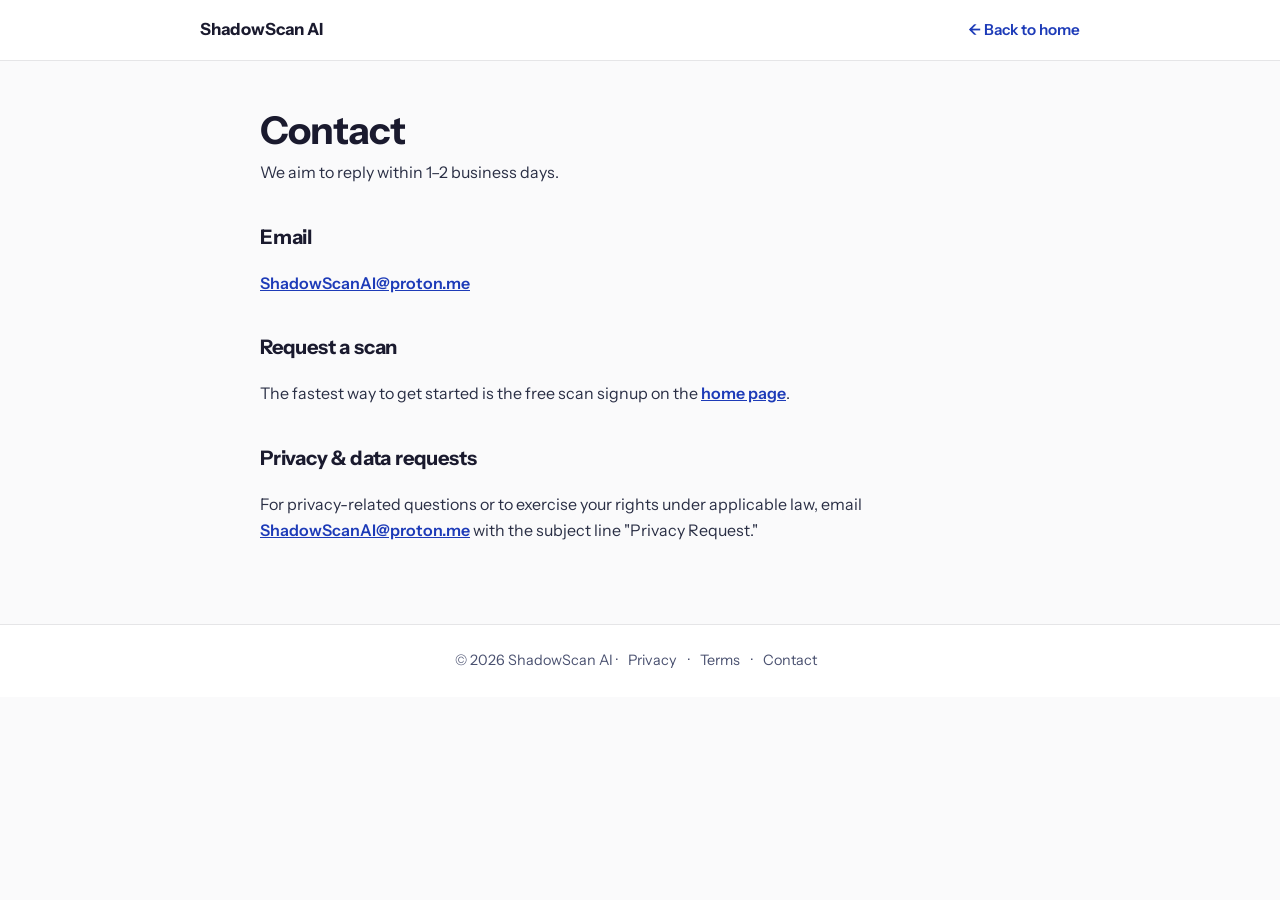
<file: contact.html>
<!DOCTYPE html>
<html lang="en-US">
<head>
  <meta charset="utf-8" />
  <title>Contact · ShadowScan AI</title>
  <meta name="description" content="Get in touch with ShadowScan AI." />
  <meta name="viewport" content="width=device-width, initial-scale=1" />
  <meta http-equiv="X-Content-Type-Options" content="nosniff" />
  <meta http-equiv="Referrer-Policy" content="strict-origin-when-cross-origin" />
  <meta http-equiv="Permissions-Policy" content="camera=(), microphone=(), geolocation=(), interest-cohort=()" />
  <meta name="referrer" content="strict-origin-when-cross-origin" />
  <meta name="robots" content="noindex,follow" />
  <link rel="icon" href="images/og-preview.png" type="image/png" />
  <link href="https://fonts.googleapis.com" rel="preconnect" />
  <link href="https://fonts.gstatic.com" rel="preconnect" crossorigin="anonymous" />
  <link href="https://fonts.googleapis.com/css2?family=Instrument+Sans:wght@300;400;500;600;700&display=swap" rel="stylesheet" />
  <link href="css/legal.css" rel="stylesheet" />
</head>
<body>
  <header class="legal-nav">
    <div class="legal-nav-inner">
      <a class="legal-nav-brand" href="index.html">ShadowScan AI</a>
      <a class="legal-nav-back" href="index.html">&larr; Back to home</a>
    </div>
  </header>

  <main class="legal-wrap">
    <h1>Contact</h1>
    <p class="legal-effective">We aim to reply within 1&ndash;2 business days.</p>

    <h2>Email</h2>
    <p><a href="mailto:ShadowScanAI@proton.me">ShadowScanAI@proton.me</a></p>

    <h2>Request a scan</h2>
    <p>The fastest way to get started is the free scan signup on the <a href="index.html#signup-form">home page</a>.</p>

    <h2>Privacy &amp; data requests</h2>
    <p>For privacy-related questions or to exercise your rights under applicable law, email <a href="mailto:ShadowScanAI@proton.me">ShadowScanAI@proton.me</a> with the subject line "Privacy Request."</p>
  </main>

  <footer class="legal-footer">
    &copy; 2026 ShadowScan AI ·
    <a href="privacy.html">Privacy</a> ·
    <a href="terms.html">Terms</a> ·
    <a href="contact.html">Contact</a>
  </footer>
</body>
</html>
</file>
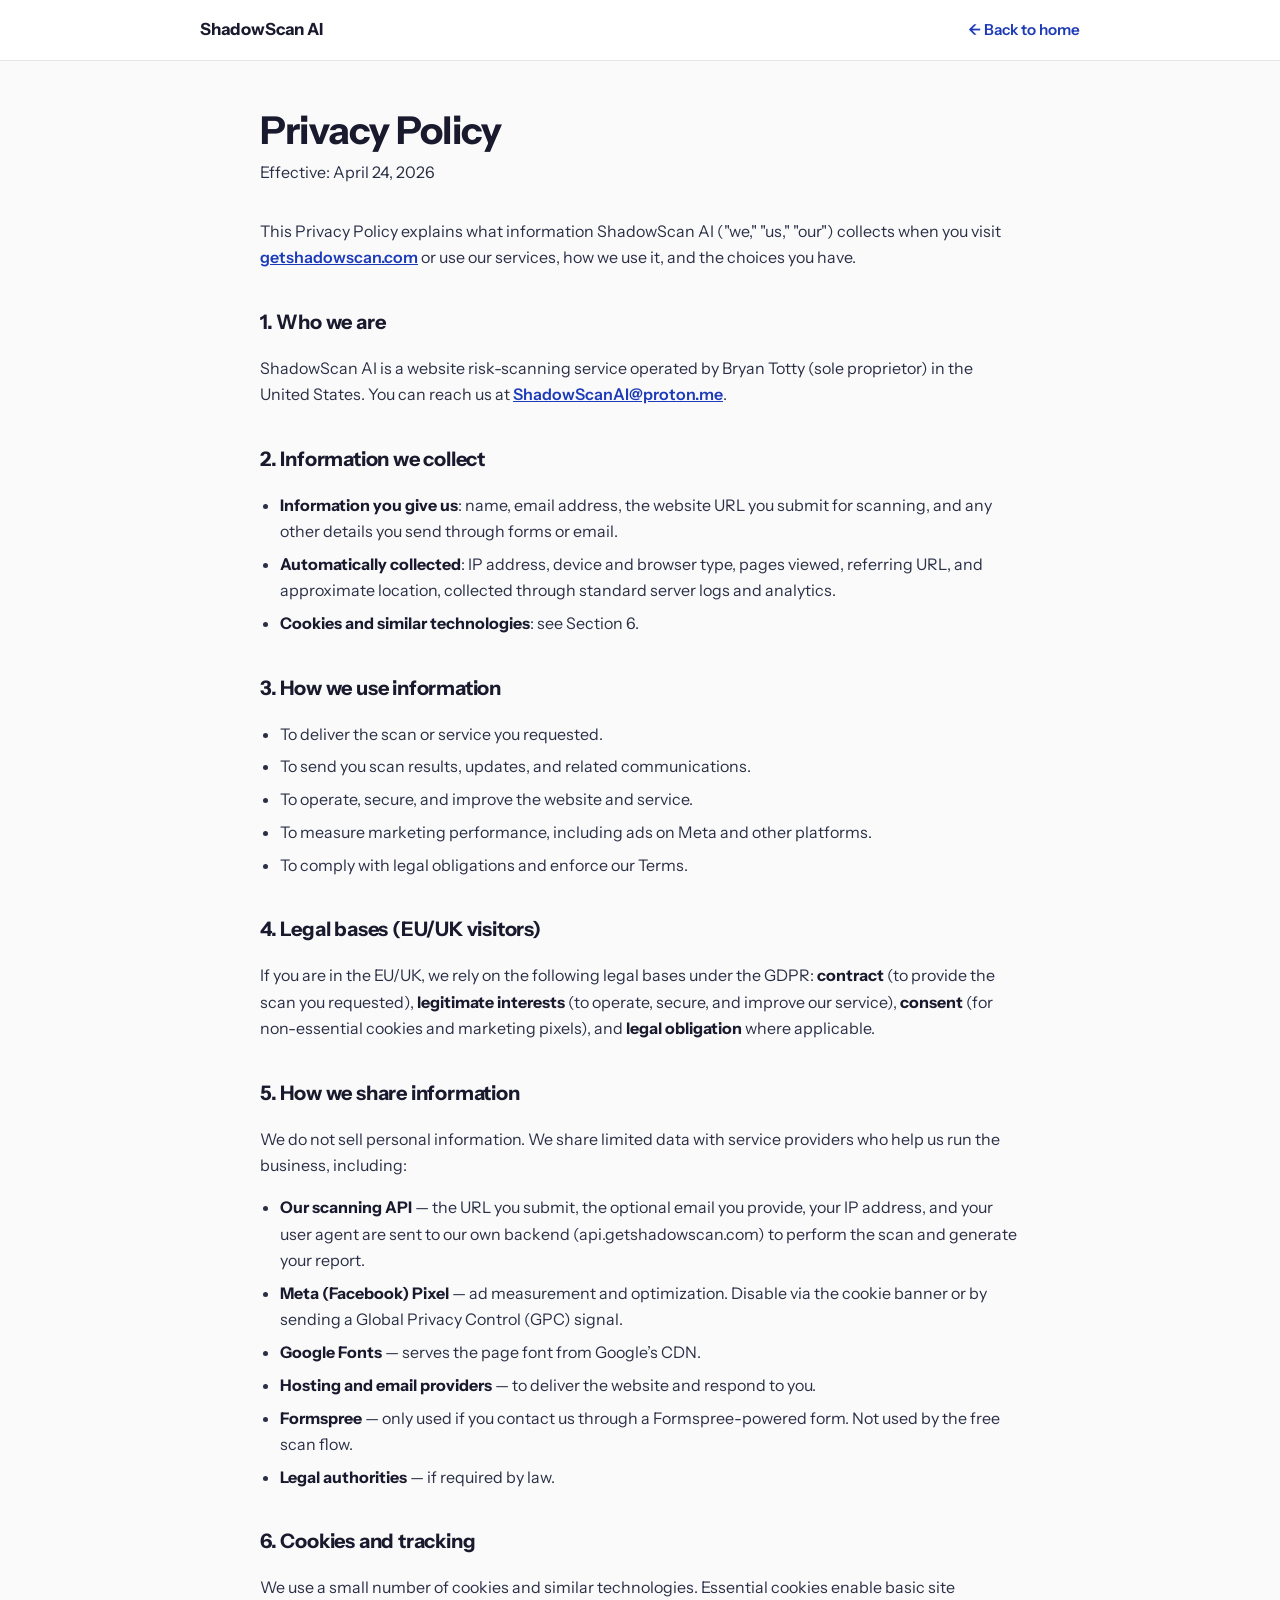
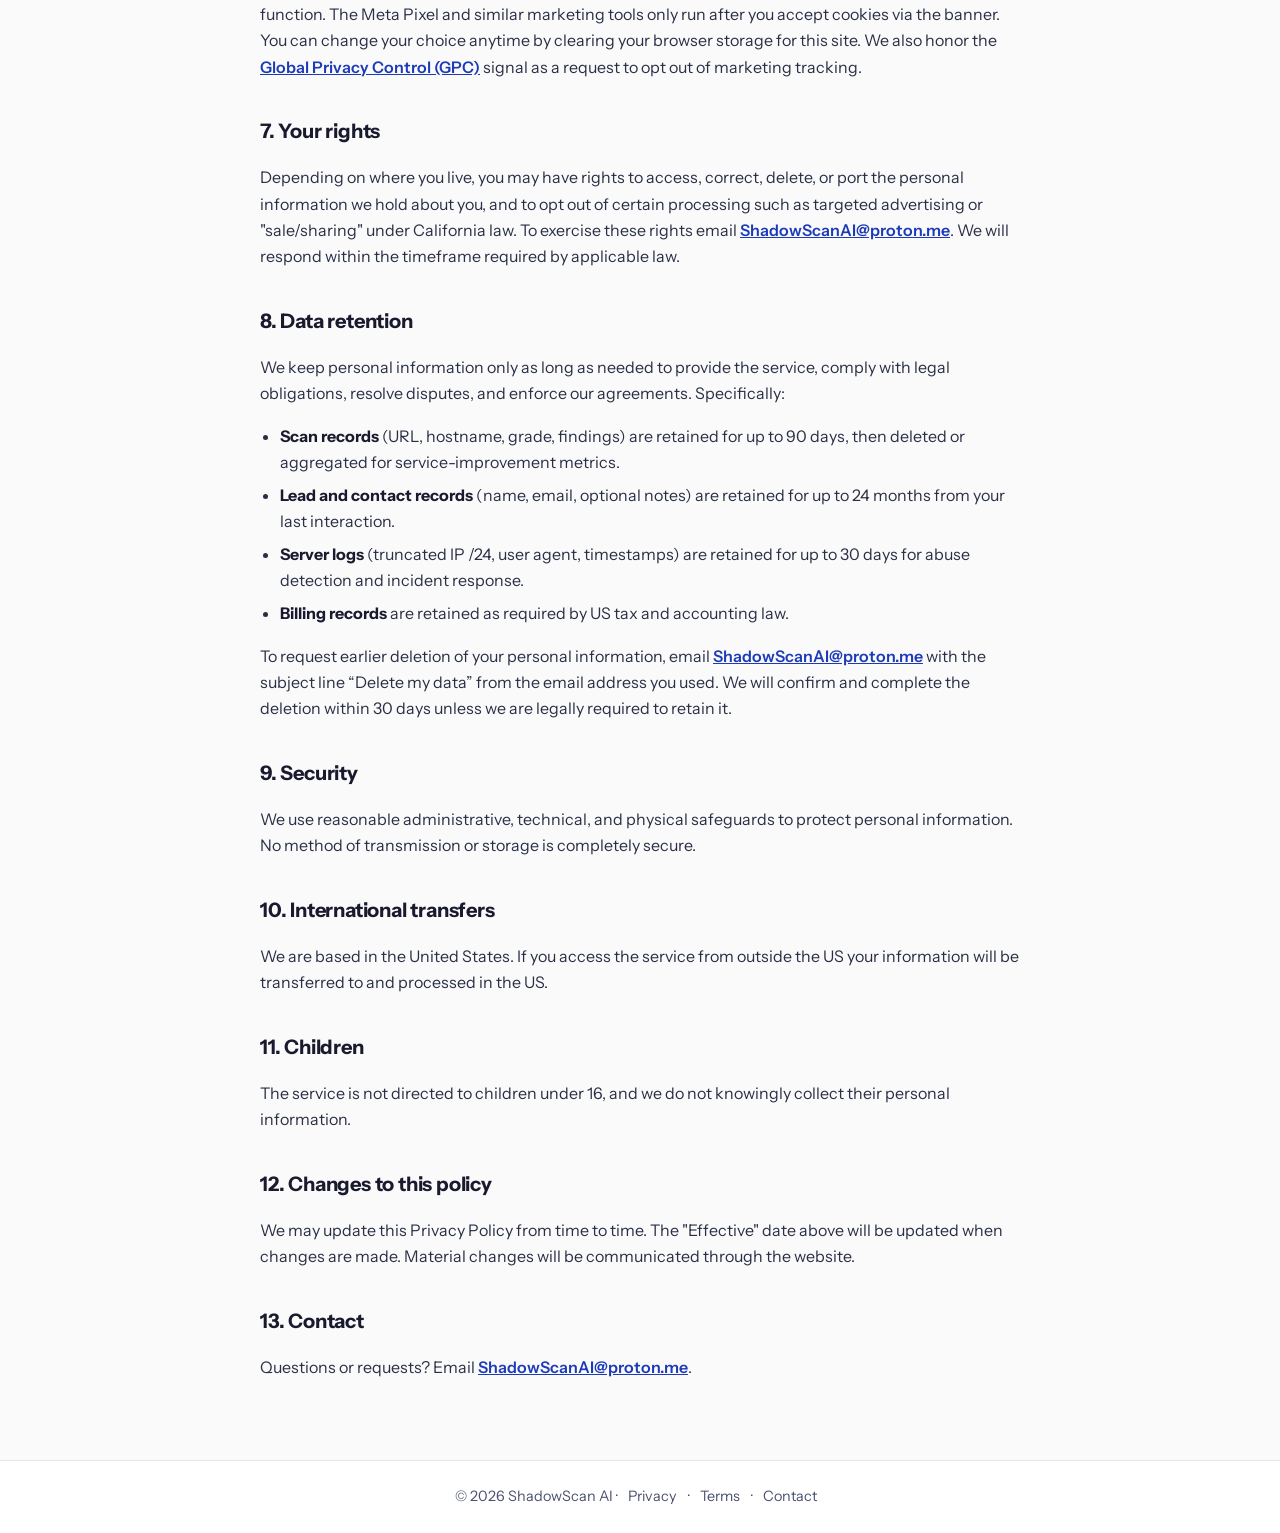
<file: privacy.html>
<!DOCTYPE html>
<html lang="en-US">
<head>
  <meta charset="utf-8" />
  <title>Privacy Policy · ShadowScan AI</title>
  <meta name="description" content="How ShadowScan AI collects, uses, and protects information from visitors and customers." />
  <meta name="viewport" content="width=device-width, initial-scale=1" />
  <meta http-equiv="X-Content-Type-Options" content="nosniff" />
  <meta http-equiv="Referrer-Policy" content="strict-origin-when-cross-origin" />
  <meta http-equiv="Permissions-Policy" content="camera=(), microphone=(), geolocation=(), interest-cohort=()" />
  <meta name="referrer" content="strict-origin-when-cross-origin" />
  <meta name="robots" content="noindex,follow" />
  <link rel="icon" href="images/og-preview.png" type="image/png" />
  <link href="https://fonts.googleapis.com" rel="preconnect" />
  <link href="https://fonts.gstatic.com" rel="preconnect" crossorigin="anonymous" />
  <link href="https://fonts.googleapis.com/css2?family=Instrument+Sans:wght@300;400;500;600;700&display=swap" rel="stylesheet" />
  <link href="css/legal.css" rel="stylesheet" />
</head>
<body>
  <header class="legal-nav">
    <div class="legal-nav-inner">
      <a class="legal-nav-brand" href="index.html">ShadowScan AI</a>
      <a class="legal-nav-back" href="index.html">&larr; Back to home</a>
    </div>
  </header>

  <main class="legal-wrap">
    <h1>Privacy Policy</h1>
    <p class="legal-effective">Effective: April 24, 2026</p>

    <p>This Privacy Policy explains what information ShadowScan AI ("we," "us," "our") collects when you visit <a href="https://getshadowscan.com">getshadowscan.com</a> or use our services, how we use it, and the choices you have.</p>

    <h2>1. Who we are</h2>
    <p>ShadowScan AI is a website risk-scanning service operated by Bryan Totty (sole proprietor) in the United States. You can reach us at <a href="mailto:ShadowScanAI@proton.me">ShadowScanAI@proton.me</a>.</p>

    <h2>2. Information we collect</h2>
    <ul>
      <li><strong>Information you give us</strong>: name, email address, the website URL you submit for scanning, and any other details you send through forms or email.</li>
      <li><strong>Automatically collected</strong>: IP address, device and browser type, pages viewed, referring URL, and approximate location, collected through standard server logs and analytics.</li>
      <li><strong>Cookies and similar technologies</strong>: see Section 6.</li>
    </ul>

    <h2>3. How we use information</h2>
    <ul>
      <li>To deliver the scan or service you requested.</li>
      <li>To send you scan results, updates, and related communications.</li>
      <li>To operate, secure, and improve the website and service.</li>
      <li>To measure marketing performance, including ads on Meta and other platforms.</li>
      <li>To comply with legal obligations and enforce our Terms.</li>
    </ul>

    <h2>4. Legal bases (EU/UK visitors)</h2>
    <p>If you are in the EU/UK, we rely on the following legal bases under the GDPR: <strong>contract</strong> (to provide the scan you requested), <strong>legitimate interests</strong> (to operate, secure, and improve our service), <strong>consent</strong> (for non-essential cookies and marketing pixels), and <strong>legal obligation</strong> where applicable.</p>

    <h2>5. How we share information</h2>
    <p>We do not sell personal information. We share limited data with service providers who help us run the business, including:</p>
    <ul>
      <li><strong>Our scanning API</strong> &mdash; the URL you submit, the optional email you provide, your IP address, and your user agent are sent to our own backend (api.getshadowscan.com) to perform the scan and generate your report.</li>
      <li><strong>Meta (Facebook) Pixel</strong> &mdash; ad measurement and optimization. Disable via the cookie banner or by sending a Global Privacy Control (GPC) signal.</li>
      <li><strong>Google Fonts</strong> &mdash; serves the page font from Google&rsquo;s CDN.</li>
      <li><strong>Hosting and email providers</strong> &mdash; to deliver the website and respond to you.</li>
      <li><strong>Formspree</strong> &mdash; only used if you contact us through a Formspree-powered form. Not used by the free scan flow.</li>
      <li><strong>Legal authorities</strong> &mdash; if required by law.</li>
    </ul>

    <h2>6. Cookies and tracking</h2>
    <p>We use a small number of cookies and similar technologies. Essential cookies enable basic site function. The Meta Pixel and similar marketing tools only run after you accept cookies via the banner. You can change your choice anytime by clearing your browser storage for this site. We also honor the <a href="https://globalprivacycontrol.org/" target="_blank" rel="noopener noreferrer">Global Privacy Control (GPC)</a> signal as a request to opt out of marketing tracking.</p>

    <h2>7. Your rights</h2>
    <p>Depending on where you live, you may have rights to access, correct, delete, or port the personal information we hold about you, and to opt out of certain processing such as targeted advertising or "sale/sharing" under California law. To exercise these rights email <a href="mailto:ShadowScanAI@proton.me">ShadowScanAI@proton.me</a>. We will respond within the timeframe required by applicable law.</p>

    <h2>8. Data retention</h2>
    <p>We keep personal information only as long as needed to provide the service, comply with legal obligations, resolve disputes, and enforce our agreements. Specifically:</p>
    <ul>
      <li><strong>Scan records</strong> (URL, hostname, grade, findings) are retained for up to 90 days, then deleted or aggregated for service-improvement metrics.</li>
      <li><strong>Lead and contact records</strong> (name, email, optional notes) are retained for up to 24 months from your last interaction.</li>
      <li><strong>Server logs</strong> (truncated IP /24, user agent, timestamps) are retained for up to 30 days for abuse detection and incident response.</li>
      <li><strong>Billing records</strong> are retained as required by US tax and accounting law.</li>
    </ul>
    <p>To request earlier deletion of your personal information, email <a href="mailto:ShadowScanAI@proton.me">ShadowScanAI@proton.me</a> with the subject line &ldquo;Delete my data&rdquo; from the email address you used. We will confirm and complete the deletion within 30 days unless we are legally required to retain it.</p>

    <h2>9. Security</h2>
    <p>We use reasonable administrative, technical, and physical safeguards to protect personal information. No method of transmission or storage is completely secure.</p>

    <h2>10. International transfers</h2>
    <p>We are based in the United States. If you access the service from outside the US your information will be transferred to and processed in the US.</p>

    <h2>11. Children</h2>
    <p>The service is not directed to children under 16, and we do not knowingly collect their personal information.</p>

    <h2>12. Changes to this policy</h2>
    <p>We may update this Privacy Policy from time to time. The "Effective" date above will be updated when changes are made. Material changes will be communicated through the website.</p>

    <h2>13. Contact</h2>
    <p>Questions or requests? Email <a href="mailto:ShadowScanAI@proton.me">ShadowScanAI@proton.me</a>.</p>
  </main>

  <footer class="legal-footer">
    &copy; 2026 ShadowScan AI ·
    <a href="privacy.html">Privacy</a> ·
    <a href="terms.html">Terms</a> ·
    <a href="contact.html">Contact</a>
  </footer>
</body>
</html>
</file>
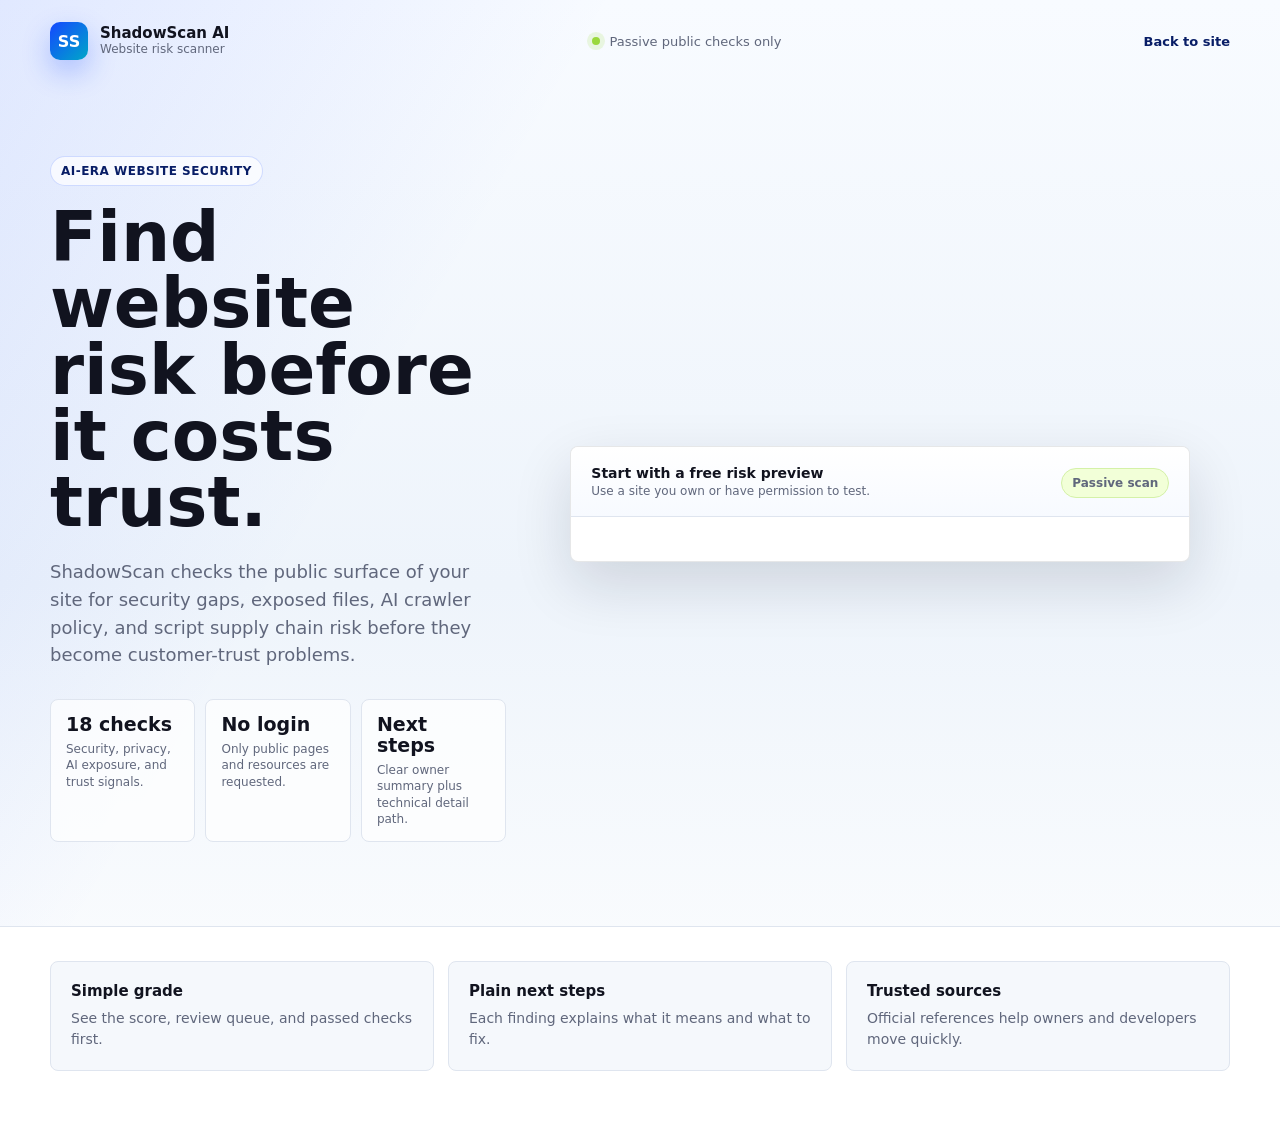
<file: scan.html>
<!doctype html>
<html lang="en-US">
<head>
  <meta charset="utf-8">
  <title>ShadowScan AI - Website Risk Preview</title>
  <meta name="description" content="Run a passive ShadowScan AI website risk preview with live report output.">
  <meta name="viewport" content="width=device-width,initial-scale=1">
  <meta http-equiv="X-Content-Type-Options" content="nosniff">
  <meta http-equiv="Referrer-Policy" content="strict-origin-when-cross-origin">
  <meta http-equiv="Permissions-Policy" content="camera=(), microphone=(), geolocation=(), interest-cohort=()">
  <script>
    (function () {
      var host = location.hostname;
      var isLocal = host === '127.0.0.1' || host === 'localhost' || host.endsWith('.local');
      var apiOrigin = 'https://api.getshadowscan.com';
      var devOrigin = isLocal ? ' http://127.0.0.1:8080' : '';
      var csp =
        "default-src 'self'; " +
        "img-src 'self' data: https:; " +
        "style-src 'self' 'unsafe-inline' https://fonts.googleapis.com " + apiOrigin + devOrigin + "; " +
        "font-src 'self' https://fonts.gstatic.com data:; " +
        "script-src 'self' 'unsafe-inline' " + apiOrigin + devOrigin + "; " +
        "connect-src 'self' " + apiOrigin + devOrigin + "; " +
        "base-uri 'self'; " +
        "form-action 'self';";
      var meta = document.createElement('meta');
      meta.setAttribute('http-equiv', 'Content-Security-Policy');
      meta.setAttribute('content', csp);
      document.head.appendChild(meta);
    })();
  </script>
  <meta name="referrer" content="strict-origin-when-cross-origin">
  <meta name="robots" content="noindex,follow">
  <link href="https://fonts.googleapis.com" rel="preconnect">
  <link href="https://fonts.gstatic.com" rel="preconnect" crossorigin="anonymous">
  <link href="https://fonts.googleapis.com/css2?family=Instrument+Sans:wght@400;500;600;700&display=swap" rel="stylesheet">
  <style>
    :root {
      color-scheme: light;
      --ink: #11131f;
      --muted: #60677c;
      --line: #dfe5ef;
      --panel: #ffffff;
      --panel-soft: #f5f8fc;
      --blue: #1447ff;
      --blue-deep: #081d66;
      --cyan: #00a7c8;
      --lime: #9ad83d;
    }
    * { box-sizing: border-box; }
    body {
      margin: 0;
      min-height: 100vh;
      font-family: 'Instrument Sans', system-ui, -apple-system, BlinkMacSystemFont, 'Segoe UI', sans-serif;
      color: var(--ink);
      background:
        linear-gradient(120deg, rgba(20,71,255,.10), transparent 32%),
        linear-gradient(180deg, #f8fbff 0%, #eef4fb 52%, #ffffff 100%);
    }
    a { color: inherit; }
    .site-shell { min-height: 100vh; display: flex; flex-direction: column; }
    .topbar {
      width: min(1180px, calc(100% - 32px));
      margin: 0 auto;
      padding: 22px 0 14px;
      display: flex;
      align-items: center;
      justify-content: space-between;
      gap: 20px;
    }
    .brand { display: flex; align-items: center; gap: 12px; text-decoration: none; }
    .brand-mark {
      width: 38px;
      height: 38px;
      border-radius: 10px;
      background: linear-gradient(135deg, var(--blue), var(--cyan));
      color: #fff;
      display: grid;
      place-items: center;
      font-weight: 800;
      letter-spacing: 0;
      box-shadow: 0 12px 28px rgba(20,71,255,.28);
    }
    .brand-name { display: grid; gap: 1px; }
    .brand-name strong { font-size: 15px; line-height: 1; }
    .brand-name span { font-size: 12px; color: var(--muted); }
    .topbar-meta { display: flex; align-items: center; gap: 10px; color: var(--muted); font-size: 13px; }
    .status-dot { width: 8px; height: 8px; border-radius: 50%; background: var(--lime); box-shadow: 0 0 0 5px rgba(154,216,61,.16); }
    .back-link {
      color: var(--blue-deep);
      font-size: 13px;
      font-weight: 700;
      text-decoration: none;
    }
    .hero {
      width: min(1180px, calc(100% - 32px));
      margin: 0 auto;
      min-height: calc(100vh - 74px);
      padding: clamp(28px, 5vw, 64px) 0 56px;
      flex: 1;
      display: grid;
      grid-template-columns: minmax(420px, .92fr) minmax(440px, 620px);
      align-items: center;
      gap: clamp(34px, 5vw, 86px);
    }
    body.ssw-is-scanning .hero,
    body.ssw-has-result .hero {
      grid-template-columns: 1fr;
      align-items: start;
      min-height: auto;
      padding-top: 24px;
    }
    body.ssw-is-scanning .hero-copy,
    body.ssw-has-result .hero-copy { display: none; }
    body.ssw-is-scanning .scan-stage { width: min(960px, 100%); margin: 0 auto; }
    body.ssw-has-result .scan-stage {
      width: min(1120px, 100%);
      margin: 0 auto;
      border: 0;
      background: transparent;
      box-shadow: none;
      overflow: visible;
    }
    body.ssw-has-result .scan-stage-head { display: none; }
    body.ssw-has-result .scan-stage-body { padding: 0 0 46px; background: transparent; }
    .hero-copy { max-width: 760px; padding: 18px 0 28px; }
    .eyebrow {
      display: inline-flex;
      align-items: center;
      gap: 8px;
      margin: 0 0 18px;
      padding: 7px 10px;
      border: 1px solid rgba(20,71,255,.18);
      border-radius: 999px;
      color: var(--blue-deep);
      background: rgba(255,255,255,.7);
      font-size: 12px;
      font-weight: 800;
      letter-spacing: .04em;
      text-transform: uppercase;
    }
    h1 {
      margin: 0;
      max-width: 760px;
      font-size: clamp(46px, 5.4vw, 76px);
      line-height: .96;
      letter-spacing: 0;
    }
    .lede {
      max-width: 610px;
      margin: 22px 0 0;
      color: var(--muted);
      font-size: 18px;
      line-height: 1.55;
    }
    .proof-grid {
      display: grid;
      grid-template-columns: repeat(3, minmax(0, 1fr));
      gap: 10px;
      margin-top: 30px;
      max-width: 690px;
    }
    .proof {
      min-height: 84px;
      padding: 14px 15px;
      border: 1px solid var(--line);
      border-radius: 8px;
      background: rgba(255,255,255,.72);
    }
    .proof strong { display: block; font-size: 19px; line-height: 1.1; }
    .proof span { display: block; margin-top: 6px; color: var(--muted); font-size: 12px; line-height: 1.35; }
    .scan-stage {
      position: relative;
      border: 1px solid rgba(17,19,31,.10);
      border-radius: 8px;
      background: var(--panel);
      box-shadow: 0 22px 58px rgba(12,22,46,.14);
      overflow: hidden;
    }
    .scan-stage-head {
      display: flex;
      align-items: center;
      justify-content: space-between;
      gap: 16px;
      padding: 18px 20px;
      border-bottom: 1px solid var(--line);
      background: linear-gradient(180deg, #fff, #f7faff);
    }
    .scan-stage-head strong { display: block; font-size: 14px; }
    .scan-stage-head span { display: block; margin-top: 3px; color: var(--muted); font-size: 12px; }
    .stage-pill {
      flex: 0 0 auto;
      padding: 7px 10px;
      border: 1px solid #d4f1a8;
      border-radius: 999px;
      background: #f2ffd8;
      color: #315900;
      font-size: 12px;
      font-weight: 800;
    }
    .scan-stage-body { padding: 22px; }
    .below-fold { border-top: 1px solid var(--line); background: #fff; }
    body.ssw-is-scanning .below-fold,
    body.ssw-has-result .below-fold { display: none; }
    .report-preview {
      width: min(1180px, calc(100% - 32px));
      margin: 0 auto;
      padding: 34px 0 52px;
      display: grid;
      grid-template-columns: 1fr 1fr 1fr;
      gap: 14px;
    }
    .report-note {
      padding: 20px;
      border: 1px solid var(--line);
      border-radius: 8px;
      background: var(--panel-soft);
    }
    .report-note strong { display: block; margin-bottom: 8px; font-size: 15px; }
    .report-note p { margin: 0; color: var(--muted); font-size: 14px; line-height: 1.5; }
    @media (max-width: 920px) {
      .topbar { align-items: flex-start; }
      .hero { grid-template-columns: 1fr; min-height: auto; padding-top: 18px; }
      .hero-copy { padding-bottom: 0; }
      .scan-stage { margin-bottom: 12px; }
    }
    @media (max-width: 680px) {
      .topbar { width: min(100% - 24px, 1180px); padding: 18px 0 10px; }
      .topbar-meta { display: none; }
      .hero { width: min(100% - 24px, 1180px); gap: 22px; padding: 18px 0 34px; }
      h1 { font-size: clamp(38px, 13vw, 56px); }
      .lede { font-size: 16px; }
      .proof-grid, .report-preview { grid-template-columns: 1fr; }
      .scan-stage-head { align-items: flex-start; flex-direction: column; }
      .scan-stage-body { padding: 16px; }
      body.ssw-has-result .scan-stage-body { padding: 0 0 28px; }
    }
  </style>
</head>
<body>
  <div class="site-shell">
    <header class="topbar">
      <a class="brand" href="/" aria-label="ShadowScan AI home">
        <span class="brand-mark">SS</span>
        <span class="brand-name"><strong>ShadowScan AI</strong><span>Website risk scanner</span></span>
      </a>
      <div class="topbar-meta"><span class="status-dot" aria-hidden="true"></span><span>Passive public checks only</span></div>
      <a class="back-link" href="/">Back to site</a>
    </header>

    <main class="hero">
      <section class="hero-copy" aria-labelledby="hero-title">
        <p class="eyebrow">AI-era website security</p>
        <h1 id="hero-title">Find website risk before it costs trust.</h1>
        <p class="lede">ShadowScan checks the public surface of your site for security gaps, exposed files, AI crawler policy, and script supply chain risk before they become customer-trust problems.</p>
        <div class="proof-grid" aria-label="ShadowScan coverage summary">
          <div class="proof"><strong>18 checks</strong><span>Security, privacy, AI exposure, and trust signals.</span></div>
          <div class="proof"><strong>No login</strong><span>Only public pages and resources are requested.</span></div>
          <div class="proof"><strong>Next steps</strong><span>Clear owner summary plus technical detail path.</span></div>
        </div>
      </section>

      <section class="scan-stage" aria-label="Run a ShadowScan preview">
        <div class="scan-stage-head">
          <div>
            <strong>Start with a free risk preview</strong>
            <span>Use a site you own or have permission to test.</span>
          </div>
          <span class="stage-pill">Passive scan</span>
        </div>
        <div class="scan-stage-body">
          <div id="shadowscan-mount"></div>
        </div>
      </section>
    </main>

    <section class="below-fold" aria-label="Report preview notes">
      <div class="report-preview">
        <div class="report-note"><strong>Simple grade</strong><p>See the score, review queue, and passed checks first.</p></div>
        <div class="report-note"><strong>Plain next steps</strong><p>Each finding explains what it means and what to fix.</p></div>
        <div class="report-note"><strong>Trusted sources</strong><p>Official references help owners and developers move quickly.</p></div>
      </div>
    </section>
  </div>

  <script>
    (function () {
      var host = location.hostname;
      var isLocal = host === '127.0.0.1' || host === 'localhost' || host.endsWith('.local');
      var apiBase = isLocal ? 'http://127.0.0.1:8080' : 'https://api.getshadowscan.com';

      var link = document.createElement('link');
      link.rel = 'stylesheet';
      link.href = apiBase + '/web/scan-widget.css';
      document.head.appendChild(link);

      var s = document.createElement('script');
      s.defer = true;
      s.src = apiBase + '/web/scan-widget.js';
      s.setAttribute('data-api', apiBase);
      s.setAttribute('data-mount', '#shadowscan-mount');
      s.setAttribute('data-autostart', 'query');
      document.body.appendChild(s);
    })();
  </script>
</body>
</html>
</file>
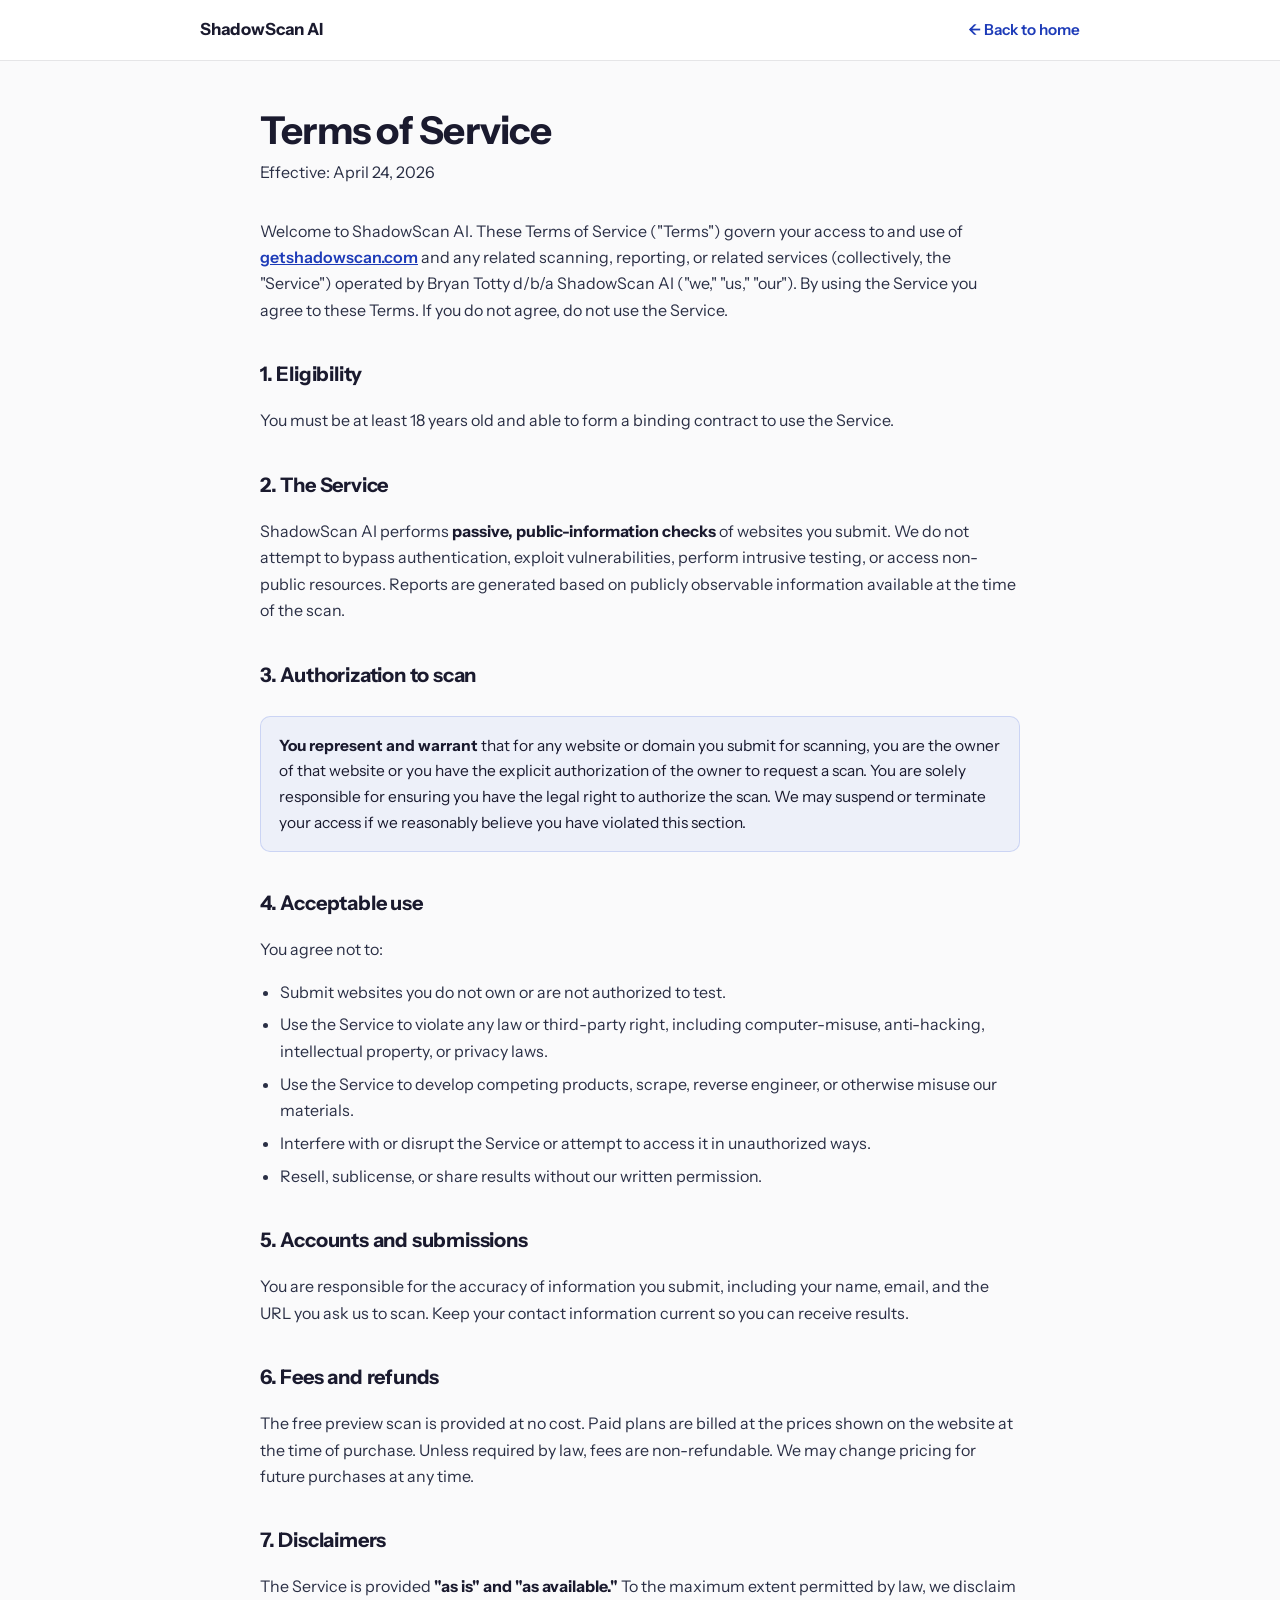
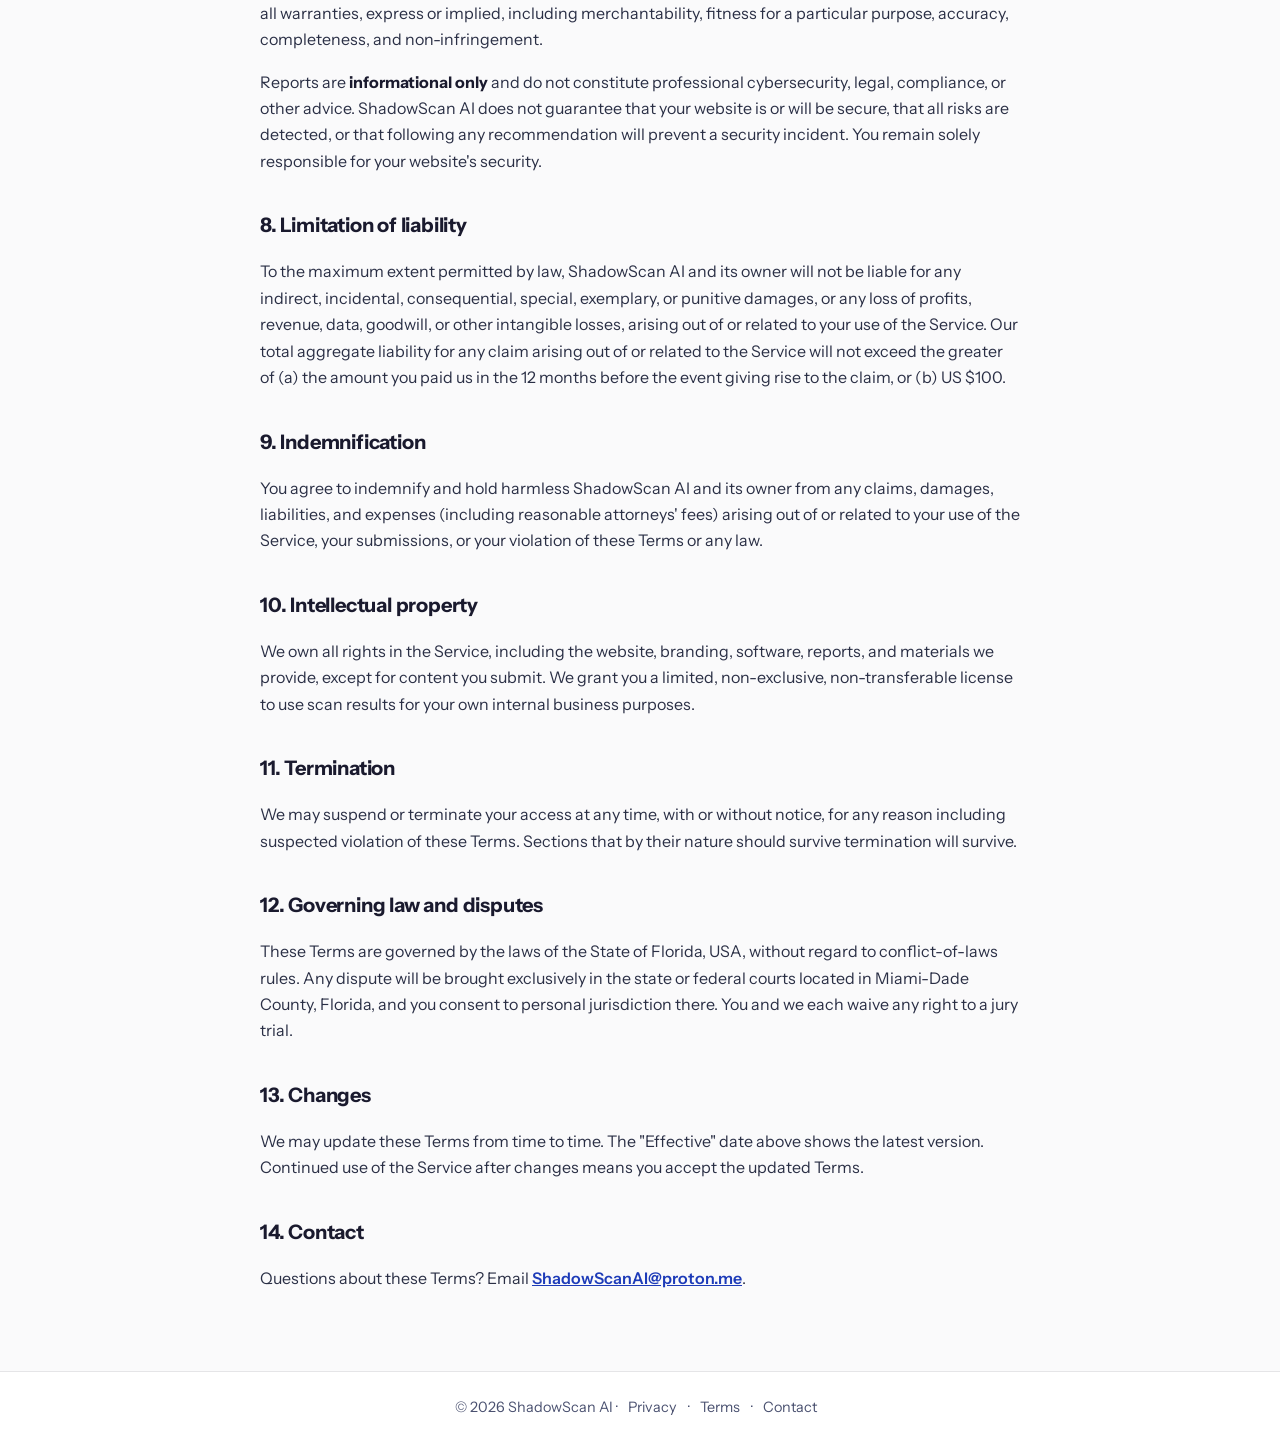
<file: terms.html>
<!DOCTYPE html>
<html lang="en-US">
<head>
  <meta charset="utf-8" />
  <title>Terms of Service · ShadowScan AI</title>
  <meta name="description" content="Terms governing use of the ShadowScan AI website and scanning services." />
  <meta name="viewport" content="width=device-width, initial-scale=1" />
  <meta http-equiv="X-Content-Type-Options" content="nosniff" />
  <meta http-equiv="Referrer-Policy" content="strict-origin-when-cross-origin" />
  <meta http-equiv="Permissions-Policy" content="camera=(), microphone=(), geolocation=(), interest-cohort=()" />
  <meta name="referrer" content="strict-origin-when-cross-origin" />
  <meta name="robots" content="noindex,follow" />
  <link rel="icon" href="images/og-preview.png" type="image/png" />
  <link href="https://fonts.googleapis.com" rel="preconnect" />
  <link href="https://fonts.gstatic.com" rel="preconnect" crossorigin="anonymous" />
  <link href="https://fonts.googleapis.com/css2?family=Instrument+Sans:wght@300;400;500;600;700&display=swap" rel="stylesheet" />
  <link href="css/legal.css" rel="stylesheet" />
</head>
<body>
  <header class="legal-nav">
    <div class="legal-nav-inner">
      <a class="legal-nav-brand" href="index.html">ShadowScan AI</a>
      <a class="legal-nav-back" href="index.html">&larr; Back to home</a>
    </div>
  </header>

  <main class="legal-wrap">
    <h1>Terms of Service</h1>
    <p class="legal-effective">Effective: April 24, 2026</p>

    <p>Welcome to ShadowScan AI. These Terms of Service ("Terms") govern your access to and use of <a href="https://getshadowscan.com">getshadowscan.com</a> and any related scanning, reporting, or related services (collectively, the "Service") operated by Bryan Totty d/b/a ShadowScan AI ("we," "us," "our"). By using the Service you agree to these Terms. If you do not agree, do not use the Service.</p>

    <h2>1. Eligibility</h2>
    <p>You must be at least 18 years old and able to form a binding contract to use the Service.</p>

    <h2>2. The Service</h2>
    <p>ShadowScan AI performs <strong>passive, public-information checks</strong> of websites you submit. We do not attempt to bypass authentication, exploit vulnerabilities, perform intrusive testing, or access non-public resources. Reports are generated based on publicly observable information available at the time of the scan.</p>

    <h2>3. Authorization to scan</h2>
    <div class="legal-callout">
      <strong>You represent and warrant</strong> that for any website or domain you submit for scanning, you are the owner of that website or you have the explicit authorization of the owner to request a scan. You are solely responsible for ensuring you have the legal right to authorize the scan. We may suspend or terminate your access if we reasonably believe you have violated this section.
    </div>

    <h2>4. Acceptable use</h2>
    <p>You agree not to:</p>
    <ul>
      <li>Submit websites you do not own or are not authorized to test.</li>
      <li>Use the Service to violate any law or third-party right, including computer-misuse, anti-hacking, intellectual property, or privacy laws.</li>
      <li>Use the Service to develop competing products, scrape, reverse engineer, or otherwise misuse our materials.</li>
      <li>Interfere with or disrupt the Service or attempt to access it in unauthorized ways.</li>
      <li>Resell, sublicense, or share results without our written permission.</li>
    </ul>

    <h2>5. Accounts and submissions</h2>
    <p>You are responsible for the accuracy of information you submit, including your name, email, and the URL you ask us to scan. Keep your contact information current so you can receive results.</p>

    <h2>6. Fees and refunds</h2>
    <p>The free preview scan is provided at no cost. Paid plans are billed at the prices shown on the website at the time of purchase. Unless required by law, fees are non-refundable. We may change pricing for future purchases at any time.</p>

    <h2>7. Disclaimers</h2>
    <p>The Service is provided <strong>"as is" and "as available."</strong> To the maximum extent permitted by law, we disclaim all warranties, express or implied, including merchantability, fitness for a particular purpose, accuracy, completeness, and non-infringement.</p>
    <p>Reports are <strong>informational only</strong> and do not constitute professional cybersecurity, legal, compliance, or other advice. ShadowScan AI does not guarantee that your website is or will be secure, that all risks are detected, or that following any recommendation will prevent a security incident. You remain solely responsible for your website's security.</p>

    <h2>8. Limitation of liability</h2>
    <p>To the maximum extent permitted by law, ShadowScan AI and its owner will not be liable for any indirect, incidental, consequential, special, exemplary, or punitive damages, or any loss of profits, revenue, data, goodwill, or other intangible losses, arising out of or related to your use of the Service. Our total aggregate liability for any claim arising out of or related to the Service will not exceed the greater of (a) the amount you paid us in the 12 months before the event giving rise to the claim, or (b) US&nbsp;$100.</p>

    <h2>9. Indemnification</h2>
    <p>You agree to indemnify and hold harmless ShadowScan AI and its owner from any claims, damages, liabilities, and expenses (including reasonable attorneys' fees) arising out of or related to your use of the Service, your submissions, or your violation of these Terms or any law.</p>

    <h2>10. Intellectual property</h2>
    <p>We own all rights in the Service, including the website, branding, software, reports, and materials we provide, except for content you submit. We grant you a limited, non-exclusive, non-transferable license to use scan results for your own internal business purposes.</p>

    <h2>11. Termination</h2>
    <p>We may suspend or terminate your access at any time, with or without notice, for any reason including suspected violation of these Terms. Sections that by their nature should survive termination will survive.</p>

    <h2>12. Governing law and disputes</h2>
    <p>These Terms are governed by the laws of the State of Florida, USA, without regard to conflict-of-laws rules. Any dispute will be brought exclusively in the state or federal courts located in Miami-Dade County, Florida, and you consent to personal jurisdiction there. You and we each waive any right to a jury trial.</p>

    <h2>13. Changes</h2>
    <p>We may update these Terms from time to time. The "Effective" date above shows the latest version. Continued use of the Service after changes means you accept the updated Terms.</p>

    <h2>14. Contact</h2>
    <p>Questions about these Terms? Email <a href="mailto:ShadowScanAI@proton.me">ShadowScanAI@proton.me</a>.</p>
  </main>

  <footer class="legal-footer">
    &copy; 2026 ShadowScan AI ·
    <a href="privacy.html">Privacy</a> ·
    <a href="terms.html">Terms</a> ·
    <a href="contact.html">Contact</a>
  </footer>
</body>
</html>
</file>
<file: css/styles.css>
html {
  -webkit-text-size-adjust: 100%;
  -ms-text-size-adjust: 100%;
  font-family: sans-serif;
}

body {
  margin: 0;
}

article, aside, details, figcaption, figure, footer, header, hgroup, main, menu, nav, section, summary {
  display: block;
}

audio, canvas, progress, video {
  vertical-align: baseline;
  display: inline-block;
}

audio:not([controls]) {
  height: 0;
  display: none;
}

[hidden], template {
  display: none;
}

a {
  background-color: #0000;
}

a:active, a:hover {
  outline: 0;
}

abbr[title] {
  border-bottom: 1px dotted;
}

b, strong {
  font-weight: bold;
}

dfn {
  font-style: italic;
}

h1 {
  margin: .67em 0;
  font-size: 2em;
}

mark {
  color: #000;
  background: #ff0;
}

small {
  font-size: 80%;
}

sub, sup {
  vertical-align: baseline;
  font-size: 75%;
  line-height: 0;
  position: relative;
}

sup {
  top: -.5em;
}

sub {
  bottom: -.25em;
}

img {
  border: 0;
}

svg:not(:root) {
  overflow: hidden;
}

hr {
  box-sizing: content-box;
  height: 0;
}

pre {
  overflow: auto;
}

code, kbd, pre, samp {
  font-family: monospace;
  font-size: 1em;
}

button, input, optgroup, select, textarea {
  color: inherit;
  font: inherit;
  margin: 0;
}

button {
  overflow: visible;
}

button, select {
  text-transform: none;
}

button, html input[type="button"], input[type="reset"] {
  -webkit-appearance: button;
  cursor: pointer;
}

button[disabled], html input[disabled] {
  cursor: default;
}

button::-moz-focus-inner, input::-moz-focus-inner {
  border: 0;
  padding: 0;
}

input {
  line-height: normal;
}

input[type="checkbox"], input[type="radio"] {
  box-sizing: border-box;
  padding: 0;
}

input[type="number"]::-webkit-inner-spin-button, input[type="number"]::-webkit-outer-spin-button {
  height: auto;
}

input[type="search"] {
  -webkit-appearance: none;
}

input[type="search"]::-webkit-search-cancel-button, input[type="search"]::-webkit-search-decoration {
  -webkit-appearance: none;
}

legend {
  border: 0;
  padding: 0;
}

textarea {
  overflow: auto;
}

optgroup {
  font-weight: bold;
}

table {
  border-collapse: collapse;
  border-spacing: 0;
}

td, th {
  padding: 0;
}

@font-face {
  font-family: webflow-icons;
  src: url("[data-uri]") format("truetype");
  font-weight: normal;
  font-style: normal;
}

[class^="w-icon-"], [class*=" w-icon-"] {
  speak: none;
  font-variant: normal;
  text-transform: none;
  -webkit-font-smoothing: antialiased;
  -moz-osx-font-smoothing: grayscale;
  font-style: normal;
  font-weight: normal;
  line-height: 1;
  font-family: webflow-icons !important;
}

.w-icon-slider-right:before {
  content: "";
}

.w-icon-slider-left:before {
  content: "";
}

.w-icon-nav-menu:before {
  content: "";
}

.w-icon-arrow-down:before, .w-icon-dropdown-toggle:before {
  content: "";
}

.w-icon-file-upload-remove:before {
  content: "";
}

.w-icon-file-upload-icon:before {
  content: "";
}

* {
  box-sizing: border-box;
}

html {
  height: 100%;
}

body {
  color: #333;
  background-color: #fff;
  min-height: 100%;
  margin: 0;
  font-family: Arial, sans-serif;
  font-size: 14px;
  line-height: 20px;
}

img {
  vertical-align: middle;
  max-width: 100%;
  display: inline-block;
}

html.w-mod-touch * {
  background-attachment: scroll !important;
}

.w-block {
  display: block;
}

.w-inline-block {
  max-width: 100%;
  display: inline-block;
}

.w-clearfix:before, .w-clearfix:after {
  content: " ";
  grid-area: 1 / 1 / 2 / 2;
  display: table;
}

.w-clearfix:after {
  clear: both;
}

.w-hidden {
  display: none;
}

.w-button {
  color: #fff;
  line-height: inherit;
  cursor: pointer;
  background-color: #3898ec;
  border: 0;
  border-radius: 0;
  padding: 9px 15px;
  text-decoration: none;
  display: inline-block;
}

input.w-button {
  -webkit-appearance: button;
}

html[data-w-dynpage] [data-w-cloak] {
  color: #0000 !important;
}

.w-code-block {
  margin: unset;
}

pre.w-code-block code {
  all: inherit;
}

pre.w-code-block code > span {
  display: block !important;
}

.w-optimization {
  display: contents;
}

.w-webflow-badge, .w-webflow-badge > img {
  box-sizing: unset;
  width: unset;
  height: unset;
  max-height: unset;
  max-width: unset;
  min-height: unset;
  min-width: unset;
  margin: unset;
  padding: unset;
  float: unset;
  clear: unset;
  border: unset;
  border-radius: unset;
  background: unset;
  background-image: unset;
  background-position: unset;
  background-size: unset;
  background-repeat: unset;
  background-origin: unset;
  background-clip: unset;
  background-attachment: unset;
  background-color: unset;
  box-shadow: unset;
  transform: unset;
  direction: unset;
  font-family: unset;
  font-weight: unset;
  color: unset;
  font-size: unset;
  line-height: unset;
  font-style: unset;
  font-variant: unset;
  text-align: unset;
  letter-spacing: unset;
  -webkit-text-decoration: unset;
  text-decoration: unset;
  text-indent: unset;
  text-transform: unset;
  list-style-type: unset;
  text-shadow: unset;
  vertical-align: unset;
  cursor: unset;
  white-space: unset;
  word-break: unset;
  word-spacing: unset;
  word-wrap: unset;
  transition: unset;
}

.w-webflow-badge {
  white-space: nowrap;
  cursor: pointer;
  box-shadow: 0 0 0 1px #0000001a, 0 1px 3px #0000001a;
  visibility: visible !important;
  opacity: 1 !important;
  z-index: 2147483647 !important;
  color: #aaadb0 !important;
  width: auto !important;
  height: auto !important;
  overflow: unset !important;
  background-color: #fff !important;
  border-radius: 3px !important;
  margin: 0 !important;
  padding: 6px !important;
  font-size: 12px !important;
  line-height: 14px !important;
  text-decoration: none !important;
  display: inline-block !important;
  position: fixed !important;
  inset: auto 12px 12px auto !important;
  transform: none !important;
}

.w-webflow-badge > img {
  position: unset;
  visibility: unset !important;
  opacity: 1 !important;
  vertical-align: middle !important;
  display: inline-block !important;
}

h1, h2, h3, h4, h5, h6 {
  margin-bottom: 10px;
  font-weight: bold;
}

h1 {
  margin-top: 20px;
  font-size: 38px;
  line-height: 44px;
}

h2 {
  margin-top: 20px;
  font-size: 32px;
  line-height: 36px;
}

h3 {
  margin-top: 20px;
  font-size: 24px;
  line-height: 30px;
}

h4 {
  margin-top: 10px;
  font-size: 18px;
  line-height: 24px;
}

h5 {
  margin-top: 10px;
  font-size: 14px;
  line-height: 20px;
}

h6 {
  margin-top: 10px;
  font-size: 12px;
  line-height: 18px;
}

p {
  margin-top: 0;
  margin-bottom: 10px;
}

blockquote {
  border-left: 5px solid #e2e2e2;
  margin: 0 0 10px;
  padding: 10px 20px;
  font-size: 18px;
  line-height: 22px;
}

figure {
  margin: 0 0 10px;
}

figcaption {
  text-align: center;
  margin-top: 5px;
}

ul, ol {
  margin-top: 0;
  margin-bottom: 10px;
  padding-left: 40px;
}

.w-list-unstyled {
  padding-left: 0;
  list-style: none;
}

.w-embed:before, .w-embed:after {
  content: " ";
  grid-area: 1 / 1 / 2 / 2;
  display: table;
}

.w-embed:after {
  clear: both;
}

.w-video {
  width: 100%;
  padding: 0;
  position: relative;
}

.w-video iframe, .w-video object, .w-video embed {
  border: none;
  width: 100%;
  height: 100%;
  position: absolute;
  top: 0;
  left: 0;
}

fieldset {
  border: 0;
  margin: 0;
  padding: 0;
}

button, [type="button"], [type="reset"] {
  cursor: pointer;
  -webkit-appearance: button;
  border: 0;
}

.w-form {
  margin: 0 0 15px;
}

.w-form-done {
  text-align: center;
  background-color: #ddd;
  padding: 20px;
  display: none;
}

.w-form-fail {
  background-color: #ffdede;
  margin-top: 10px;
  padding: 10px;
  display: none;
}

label {
  margin-bottom: 5px;
  font-weight: bold;
  display: block;
}

.w-input, .w-select {
  color: #333;
  vertical-align: middle;
  background-color: #fff;
  border: 1px solid #ccc;
  width: 100%;
  height: 38px;
  margin-bottom: 10px;
  padding: 8px 12px;
  font-size: 14px;
  line-height: 1.42857;
  display: block;
}

.w-input::placeholder, .w-select::placeholder {
  color: #999;
}

.w-input:focus, .w-select:focus {
  border-color: #3898ec;
  outline: 0;
}

.w-input[disabled], .w-select[disabled], .w-input[readonly], .w-select[readonly], fieldset[disabled] .w-input, fieldset[disabled] .w-select {
  cursor: not-allowed;
}

.w-input[disabled]:not(.w-input-disabled), .w-select[disabled]:not(.w-input-disabled), .w-input[readonly], .w-select[readonly], fieldset[disabled]:not(.w-input-disabled) .w-input, fieldset[disabled]:not(.w-input-disabled) .w-select {
  background-color: #eee;
}

textarea.w-input, textarea.w-select {
  height: auto;
}

.w-select {
  background-color: #f3f3f3;
}

.w-select[multiple] {
  height: auto;
}

.w-form-label {
  cursor: pointer;
  margin-bottom: 0;
  font-weight: normal;
  display: inline-block;
}

.w-radio {
  margin-bottom: 5px;
  padding-left: 20px;
  display: block;
}

.w-radio:before, .w-radio:after {
  content: " ";
  grid-area: 1 / 1 / 2 / 2;
  display: table;
}

.w-radio:after {
  clear: both;
}

.w-radio-input {
  float: left;
  margin: 3px 0 0 -20px;
  line-height: normal;
}

.w-file-upload {
  margin-bottom: 10px;
  display: block;
}

.w-file-upload-input {
  opacity: 0;
  z-index: -100;
  width: .1px;
  height: .1px;
  position: absolute;
  overflow: hidden;
}

.w-file-upload-default, .w-file-upload-uploading, .w-file-upload-success {
  color: #333;
  display: inline-block;
}

.w-file-upload-error {
  margin-top: 10px;
  display: block;
}

.w-file-upload-default.w-hidden, .w-file-upload-uploading.w-hidden, .w-file-upload-error.w-hidden, .w-file-upload-success.w-hidden {
  display: none;
}

.w-file-upload-uploading-btn {
  cursor: pointer;
  background-color: #fafafa;
  border: 1px solid #ccc;
  margin: 0;
  padding: 8px 12px;
  font-size: 14px;
  font-weight: normal;
  display: flex;
}

.w-file-upload-file {
  background-color: #fafafa;
  border: 1px solid #ccc;
  flex-grow: 1;
  justify-content: space-between;
  margin: 0;
  padding: 8px 9px 8px 11px;
  display: flex;
}

.w-file-upload-file-name {
  font-size: 14px;
  font-weight: normal;
  display: block;
}

.w-file-remove-link {
  cursor: pointer;
  width: auto;
  height: auto;
  margin-top: 3px;
  margin-left: 10px;
  padding: 3px;
  display: block;
}

.w-icon-file-upload-remove {
  margin: auto;
  font-size: 10px;
}

.w-file-upload-error-msg {
  color: #ea384c;
  padding: 2px 0;
  display: inline-block;
}

.w-file-upload-info {
  padding: 0 12px;
  line-height: 38px;
  display: inline-block;
}

.w-file-upload-label {
  cursor: pointer;
  background-color: #fafafa;
  border: 1px solid #ccc;
  margin: 0;
  padding: 8px 12px;
  font-size: 14px;
  font-weight: normal;
  display: inline-block;
}

.w-icon-file-upload-icon, .w-icon-file-upload-uploading {
  width: 20px;
  margin-right: 8px;
  display: inline-block;
}

.w-icon-file-upload-uploading {
  height: 20px;
}

.w-container {
  max-width: 940px;
  margin-left: auto;
  margin-right: auto;
}

.w-container:before, .w-container:after {
  content: " ";
  grid-area: 1 / 1 / 2 / 2;
  display: table;
}

.w-container:after {
  clear: both;
}

.w-container .w-row {
  margin-left: -10px;
  margin-right: -10px;
}

.w-row:before, .w-row:after {
  content: " ";
  grid-area: 1 / 1 / 2 / 2;
  display: table;
}

.w-row:after {
  clear: both;
}

.w-row .w-row {
  margin-left: 0;
  margin-right: 0;
}

.w-col {
  float: left;
  width: 100%;
  min-height: 1px;
  padding-left: 10px;
  padding-right: 10px;
  position: relative;
}

.w-col .w-col {
  padding-left: 0;
  padding-right: 0;
}

.w-col-1 {
  width: 8.33333%;
}

.w-col-2 {
  width: 16.6667%;
}

.w-col-3 {
  width: 25%;
}

.w-col-4 {
  width: 33.3333%;
}

.w-col-5 {
  width: 41.6667%;
}

.w-col-6 {
  width: 50%;
}

.w-col-7 {
  width: 58.3333%;
}

.w-col-8 {
  width: 66.6667%;
}

.w-col-9 {
  width: 75%;
}

.w-col-10 {
  width: 83.3333%;
}

.w-col-11 {
  width: 91.6667%;
}

.w-col-12 {
  width: 100%;
}

.w-hidden-main {
  display: none !important;
}

@media screen and (max-width: 991px) {
  .w-container {
    max-width: 728px;
  }

  .w-hidden-main {
    display: inherit !important;
  }

  .w-hidden-medium {
    display: none !important;
  }

  .w-col-medium-1 {
    width: 8.33333%;
  }

  .w-col-medium-2 {
    width: 16.6667%;
  }

  .w-col-medium-3 {
    width: 25%;
  }

  .w-col-medium-4 {
    width: 33.3333%;
  }

  .w-col-medium-5 {
    width: 41.6667%;
  }

  .w-col-medium-6 {
    width: 50%;
  }

  .w-col-medium-7 {
    width: 58.3333%;
  }

  .w-col-medium-8 {
    width: 66.6667%;
  }

  .w-col-medium-9 {
    width: 75%;
  }

  .w-col-medium-10 {
    width: 83.3333%;
  }

  .w-col-medium-11 {
    width: 91.6667%;
  }

  .w-col-medium-12 {
    width: 100%;
  }

  .w-col-stack {
    width: 100%;
    left: auto;
    right: auto;
  }
}

@media screen and (max-width: 767px) {
  .w-hidden-main, .w-hidden-medium {
    display: inherit !important;
  }

  .w-hidden-small {
    display: none !important;
  }

  .w-row, .w-container .w-row {
    margin-left: 0;
    margin-right: 0;
  }

  .w-col {
    width: 100%;
    left: auto;
    right: auto;
  }

  .w-col-small-1 {
    width: 8.33333%;
  }

  .w-col-small-2 {
    width: 16.6667%;
  }

  .w-col-small-3 {
    width: 25%;
  }

  .w-col-small-4 {
    width: 33.3333%;
  }

  .w-col-small-5 {
    width: 41.6667%;
  }

  .w-col-small-6 {
    width: 50%;
  }

  .w-col-small-7 {
    width: 58.3333%;
  }

  .w-col-small-8 {
    width: 66.6667%;
  }

  .w-col-small-9 {
    width: 75%;
  }

  .w-col-small-10 {
    width: 83.3333%;
  }

  .w-col-small-11 {
    width: 91.6667%;
  }

  .w-col-small-12 {
    width: 100%;
  }
}

@media screen and (max-width: 479px) {
  .w-container {
    max-width: none;
  }

  .w-hidden-main, .w-hidden-medium, .w-hidden-small {
    display: inherit !important;
  }

  .w-hidden-tiny {
    display: none !important;
  }

  .w-col {
    width: 100%;
  }

  .w-col-tiny-1 {
    width: 8.33333%;
  }

  .w-col-tiny-2 {
    width: 16.6667%;
  }

  .w-col-tiny-3 {
    width: 25%;
  }

  .w-col-tiny-4 {
    width: 33.3333%;
  }

  .w-col-tiny-5 {
    width: 41.6667%;
  }

  .w-col-tiny-6 {
    width: 50%;
  }

  .w-col-tiny-7 {
    width: 58.3333%;
  }

  .w-col-tiny-8 {
    width: 66.6667%;
  }

  .w-col-tiny-9 {
    width: 75%;
  }

  .w-col-tiny-10 {
    width: 83.3333%;
  }

  .w-col-tiny-11 {
    width: 91.6667%;
  }

  .w-col-tiny-12 {
    width: 100%;
  }
}

.w-widget {
  position: relative;
}

.w-widget-map {
  width: 100%;
  height: 400px;
}

.w-widget-map label {
  width: auto;
  display: inline;
}

.w-widget-map img {
  max-width: inherit;
}

.w-widget-map .gm-style-iw {
  text-align: center;
}

.w-widget-map .gm-style-iw > button {
  display: none !important;
}

.w-widget-twitter {
  overflow: hidden;
}

.w-widget-twitter-count-shim {
  vertical-align: top;
  text-align: center;
  background: #fff;
  border: 1px solid #758696;
  border-radius: 3px;
  width: 28px;
  height: 20px;
  display: inline-block;
  position: relative;
}

.w-widget-twitter-count-shim * {
  pointer-events: none;
  -webkit-user-select: none;
  user-select: none;
}

.w-widget-twitter-count-shim .w-widget-twitter-count-inner {
  text-align: center;
  color: #999;
  font-family: serif;
  font-size: 15px;
  line-height: 12px;
  position: relative;
}

.w-widget-twitter-count-shim .w-widget-twitter-count-clear {
  display: block;
  position: relative;
}

.w-widget-twitter-count-shim.w--large {
  width: 36px;
  height: 28px;
}

.w-widget-twitter-count-shim.w--large .w-widget-twitter-count-inner {
  font-size: 18px;
  line-height: 18px;
}

.w-widget-twitter-count-shim:not(.w--vertical) {
  margin-left: 5px;
  margin-right: 8px;
}

.w-widget-twitter-count-shim:not(.w--vertical).w--large {
  margin-left: 6px;
}

.w-widget-twitter-count-shim:not(.w--vertical):before, .w-widget-twitter-count-shim:not(.w--vertical):after {
  content: " ";
  pointer-events: none;
  border: solid #0000;
  width: 0;
  height: 0;
  position: absolute;
  top: 50%;
  left: 0;
}

.w-widget-twitter-count-shim:not(.w--vertical):before {
  border-width: 4px;
  border-color: #75869600 #5d6c7b #75869600 #75869600;
  margin-top: -4px;
  margin-left: -9px;
}

.w-widget-twitter-count-shim:not(.w--vertical).w--large:before {
  border-width: 5px;
  margin-top: -5px;
  margin-left: -10px;
}

.w-widget-twitter-count-shim:not(.w--vertical):after {
  border-width: 4px;
  border-color: #fff0 #fff #fff0 #fff0;
  margin-top: -4px;
  margin-left: -8px;
}

.w-widget-twitter-count-shim:not(.w--vertical).w--large:after {
  border-width: 5px;
  margin-top: -5px;
  margin-left: -9px;
}

.w-widget-twitter-count-shim.w--vertical {
  width: 61px;
  height: 33px;
  margin-bottom: 8px;
}

.w-widget-twitter-count-shim.w--vertical:before, .w-widget-twitter-count-shim.w--vertical:after {
  content: " ";
  pointer-events: none;
  border: solid #0000;
  width: 0;
  height: 0;
  position: absolute;
  top: 100%;
  left: 50%;
}

.w-widget-twitter-count-shim.w--vertical:before {
  border-width: 5px;
  border-color: #5d6c7b #75869600 #75869600;
  margin-left: -5px;
}

.w-widget-twitter-count-shim.w--vertical:after {
  border-width: 4px;
  border-color: #fff #fff0 #fff0;
  margin-left: -4px;
}

.w-widget-twitter-count-shim.w--vertical .w-widget-twitter-count-inner {
  font-size: 18px;
  line-height: 22px;
}

.w-widget-twitter-count-shim.w--vertical.w--large {
  width: 76px;
}

.w-background-video {
  color: #fff;
  height: 500px;
  position: relative;
  overflow: hidden;
}

.w-background-video > video {
  object-fit: cover;
  z-index: -100;
  background-position: 50%;
  background-size: cover;
  width: 100%;
  height: 100%;
  margin: auto;
  position: absolute;
  inset: -100%;
}

.w-background-video > video::-webkit-media-controls-start-playback-button {
  -webkit-appearance: none;
  display: none !important;
}

.w-background-video--control {
  background-color: #0000;
  padding: 0;
  position: absolute;
  bottom: 1em;
  right: 1em;
}

.w-background-video--control > [hidden] {
  display: none !important;
}

.w-slider {
  text-align: center;
  clear: both;
  -webkit-tap-highlight-color: #0000;
  tap-highlight-color: #0000;
  background: #ddd;
  height: 300px;
  position: relative;
}

.w-slider-mask {
  z-index: 1;
  white-space: nowrap;
  height: 100%;
  display: block;
  position: relative;
  left: 0;
  right: 0;
  overflow: hidden;
}

.w-slide {
  vertical-align: top;
  white-space: normal;
  text-align: left;
  width: 100%;
  height: 100%;
  display: inline-block;
  position: relative;
}

.w-slider-nav {
  z-index: 2;
  text-align: center;
  -webkit-tap-highlight-color: #0000;
  tap-highlight-color: #0000;
  height: 40px;
  margin: auto;
  padding-top: 10px;
  position: absolute;
  inset: auto 0 0;
}

.w-slider-nav.w-round > div {
  border-radius: 100%;
}

.w-slider-nav.w-num > div {
  width: auto;
  height: auto;
  font-size: inherit;
  line-height: inherit;
  padding: .2em .5em;
}

.w-slider-nav.w-shadow > div {
  box-shadow: 0 0 3px #3336;
}

.w-slider-nav-invert {
  color: #fff;
}

.w-slider-nav-invert > div {
  background-color: #2226;
}

.w-slider-nav-invert > div.w-active {
  background-color: #222;
}

.w-slider-dot {
  cursor: pointer;
  background-color: #fff6;
  width: 1em;
  height: 1em;
  margin: 0 3px .5em;
  transition: background-color .1s, color .1s;
  display: inline-block;
  position: relative;
}

.w-slider-dot.w-active {
  background-color: #fff;
}

.w-slider-dot:focus {
  outline: none;
  box-shadow: 0 0 0 2px #fff;
}

.w-slider-dot:focus.w-active {
  box-shadow: none;
}

.w-slider-arrow-left, .w-slider-arrow-right {
  cursor: pointer;
  color: #fff;
  -webkit-tap-highlight-color: #0000;
  tap-highlight-color: #0000;
  -webkit-user-select: none;
  user-select: none;
  width: 80px;
  margin: auto;
  font-size: 40px;
  position: absolute;
  inset: 0;
  overflow: hidden;
}

.w-slider-arrow-left [class^="w-icon-"], .w-slider-arrow-right [class^="w-icon-"], .w-slider-arrow-left [class*=" w-icon-"], .w-slider-arrow-right [class*=" w-icon-"] {
  position: absolute;
}

.w-slider-arrow-left:focus, .w-slider-arrow-right:focus {
  outline: 0;
}

.w-slider-arrow-left {
  z-index: 3;
  right: auto;
}

.w-slider-arrow-right {
  z-index: 4;
  left: auto;
}

.w-icon-slider-left, .w-icon-slider-right {
  width: 1em;
  height: 1em;
  margin: auto;
  inset: 0;
}

.w-slider-aria-label {
  clip: rect(0 0 0 0);
  border: 0;
  width: 1px;
  height: 1px;
  margin: -1px;
  padding: 0;
  position: absolute;
  overflow: hidden;
}

.w-slider-force-show {
  display: block !important;
}

.w-dropdown {
  text-align: left;
  z-index: 900;
  margin-left: auto;
  margin-right: auto;
  display: inline-block;
  position: relative;
}

.w-dropdown-btn, .w-dropdown-toggle, .w-dropdown-link {
  vertical-align: top;
  color: #222;
  text-align: left;
  white-space: nowrap;
  margin-left: auto;
  margin-right: auto;
  padding: 20px;
  text-decoration: none;
  position: relative;
}

.w-dropdown-toggle {
  -webkit-user-select: none;
  user-select: none;
  cursor: pointer;
  padding-right: 40px;
  display: inline-block;
}

.w-dropdown-toggle:focus {
  outline: 0;
}

.w-icon-dropdown-toggle {
  width: 1em;
  height: 1em;
  margin: auto 20px auto auto;
  position: absolute;
  top: 0;
  bottom: 0;
  right: 0;
}

.w-dropdown-list {
  background: #ddd;
  min-width: 100%;
  display: none;
  position: absolute;
}

.w-dropdown-list.w--open {
  display: block;
}

.w-dropdown-link {
  color: #222;
  padding: 10px 20px;
  display: block;
}

.w-dropdown-link.w--current {
  color: #0082f3;
}

.w-dropdown-link:focus {
  outline: 0;
}

@media screen and (max-width: 767px) {
  .w-nav-brand {
    padding-left: 10px;
  }
}

.w-lightbox-backdrop {
  cursor: auto;
  letter-spacing: normal;
  text-indent: 0;
  text-shadow: none;
  text-transform: none;
  visibility: visible;
  white-space: normal;
  word-break: normal;
  word-spacing: normal;
  word-wrap: normal;
  color: #fff;
  text-align: center;
  z-index: 2000;
  opacity: 0;
  -webkit-user-select: none;
  -moz-user-select: none;
  -webkit-tap-highlight-color: transparent;
  background: #000000e6;
  outline: 0;
  font-family: Helvetica Neue, Helvetica, Ubuntu, Segoe UI, Verdana, sans-serif;
  font-size: 17px;
  font-style: normal;
  font-weight: 300;
  line-height: 1.2;
  list-style: disc;
  position: fixed;
  inset: 0;
  -webkit-transform: translate(0);
}

.w-lightbox-backdrop, .w-lightbox-container {
  -webkit-overflow-scrolling: touch;
  height: 100%;
  overflow: auto;
}

.w-lightbox-content {
  height: 100vh;
  position: relative;
  overflow: hidden;
}

.w-lightbox-view {
  opacity: 0;
  width: 100vw;
  height: 100vh;
  position: absolute;
}

.w-lightbox-view:before {
  content: "";
  height: 100vh;
}

.w-lightbox-group, .w-lightbox-group .w-lightbox-view, .w-lightbox-group .w-lightbox-view:before {
  height: 86vh;
}

.w-lightbox-frame, .w-lightbox-view:before {
  vertical-align: middle;
  display: inline-block;
}

.w-lightbox-figure {
  margin: 0;
  position: relative;
}

.w-lightbox-group .w-lightbox-figure {
  cursor: pointer;
}

.w-lightbox-img {
  width: auto;
  max-width: none;
  height: auto;
}

.w-lightbox-image {
  float: none;
  max-width: 100vw;
  max-height: 100vh;
  display: block;
}

.w-lightbox-group .w-lightbox-image {
  max-height: 86vh;
}

.w-lightbox-caption {
  text-align: left;
  text-overflow: ellipsis;
  white-space: nowrap;
  background: #0006;
  padding: .5em 1em;
  position: absolute;
  bottom: 0;
  left: 0;
  right: 0;
  overflow: hidden;
}

.w-lightbox-embed {
  width: 100%;
  height: 100%;
  position: absolute;
  inset: 0;
}

.w-lightbox-control {
  cursor: pointer;
  background-position: center;
  background-repeat: no-repeat;
  background-size: 24px;
  width: 4em;
  transition: all .3s;
  position: absolute;
  top: 0;
}

.w-lightbox-left {
  background-image: url("[data-uri]");
  display: none;
  bottom: 0;
  left: 0;
}

.w-lightbox-right {
  background-image: url("[data-uri]");
  display: none;
  bottom: 0;
  right: 0;
}

.w-lightbox-close {
  background-image: url("[data-uri]");
  background-size: 18px;
  height: 2.6em;
  right: 0;
}

.w-lightbox-strip {
  white-space: nowrap;
  padding: 0 1vh;
  line-height: 0;
  position: absolute;
  bottom: 0;
  left: 0;
  right: 0;
  overflow: auto hidden;
}

.w-lightbox-item {
  box-sizing: content-box;
  cursor: pointer;
  width: 10vh;
  padding: 2vh 1vh;
  display: inline-block;
  -webkit-transform: translate3d(0, 0, 0);
}

.w-lightbox-active {
  opacity: .3;
}

.w-lightbox-thumbnail {
  background: #222;
  height: 10vh;
  position: relative;
  overflow: hidden;
}

.w-lightbox-thumbnail-image {
  position: absolute;
  top: 0;
  left: 0;
}

.w-lightbox-thumbnail .w-lightbox-tall {
  width: 100%;
  top: 50%;
  transform: translate(0, -50%);
}

.w-lightbox-thumbnail .w-lightbox-wide {
  height: 100%;
  left: 50%;
  transform: translate(-50%);
}

.w-lightbox-spinner {
  box-sizing: border-box;
  border: 5px solid #0006;
  border-radius: 50%;
  width: 40px;
  height: 40px;
  margin-top: -20px;
  margin-left: -20px;
  animation: .8s linear infinite spin;
  position: absolute;
  top: 50%;
  left: 50%;
}

.w-lightbox-spinner:after {
  content: "";
  border: 3px solid #0000;
  border-bottom-color: #fff;
  border-radius: 50%;
  position: absolute;
  inset: -4px;
}

.w-lightbox-hide {
  display: none;
}

.w-lightbox-noscroll {
  overflow: hidden;
}

@media (min-width: 768px) {
  .w-lightbox-content {
    height: 96vh;
    margin-top: 2vh;
  }

  .w-lightbox-view, .w-lightbox-view:before {
    height: 96vh;
  }

  .w-lightbox-group, .w-lightbox-group .w-lightbox-view, .w-lightbox-group .w-lightbox-view:before {
    height: 84vh;
  }

  .w-lightbox-image {
    max-width: 96vw;
    max-height: 96vh;
  }

  .w-lightbox-group .w-lightbox-image {
    max-width: 82.3vw;
    max-height: 84vh;
  }

  .w-lightbox-left, .w-lightbox-right {
    opacity: .5;
    display: block;
  }

  .w-lightbox-close {
    opacity: .8;
  }

  .w-lightbox-control:hover {
    opacity: 1;
  }
}

.w-lightbox-inactive, .w-lightbox-inactive:hover {
  opacity: 0;
}

.w-richtext:before, .w-richtext:after {
  content: " ";
  grid-area: 1 / 1 / 2 / 2;
  display: table;
}

.w-richtext:after {
  clear: both;
}

.w-richtext[contenteditable="true"]:before, .w-richtext[contenteditable="true"]:after {
  white-space: initial;
}

.w-richtext ol, .w-richtext ul {
  overflow: hidden;
}

.w-richtext .w-richtext-figure-selected.w-richtext-figure-type-video div:after, .w-richtext .w-richtext-figure-selected[data-rt-type="video"] div:after, .w-richtext .w-richtext-figure-selected.w-richtext-figure-type-image div, .w-richtext .w-richtext-figure-selected[data-rt-type="image"] div {
  outline: 2px solid #2895f7;
}

.w-richtext figure.w-richtext-figure-type-video > div:after, .w-richtext figure[data-rt-type="video"] > div:after {
  content: "";
  display: none;
  position: absolute;
  inset: 0;
}

.w-richtext figure {
  max-width: 60%;
  position: relative;
}

.w-richtext figure > div:before {
  cursor: default !important;
}

.w-richtext figure img {
  width: 100%;
}

.w-richtext figure figcaption.w-richtext-figcaption-placeholder {
  opacity: .6;
}

.w-richtext figure div {
  color: #0000;
  font-size: 0;
}

.w-richtext figure.w-richtext-figure-type-image, .w-richtext figure[data-rt-type="image"] {
  display: table;
}

.w-richtext figure.w-richtext-figure-type-image > div, .w-richtext figure[data-rt-type="image"] > div {
  display: inline-block;
}

.w-richtext figure.w-richtext-figure-type-image > figcaption, .w-richtext figure[data-rt-type="image"] > figcaption {
  caption-side: bottom;
  display: table-caption;
}

.w-richtext figure.w-richtext-figure-type-video, .w-richtext figure[data-rt-type="video"] {
  width: 60%;
  height: 0;
}

.w-richtext figure.w-richtext-figure-type-video iframe, .w-richtext figure[data-rt-type="video"] iframe {
  width: 100%;
  height: 100%;
  position: absolute;
  top: 0;
  left: 0;
}

.w-richtext figure.w-richtext-figure-type-video > div, .w-richtext figure[data-rt-type="video"] > div {
  width: 100%;
}

.w-richtext figure.w-richtext-align-center {
  clear: both;
  margin-left: auto;
  margin-right: auto;
}

.w-richtext figure.w-richtext-align-center.w-richtext-figure-type-image > div, .w-richtext figure.w-richtext-align-center[data-rt-type="image"] > div {
  max-width: 100%;
}

.w-richtext figure.w-richtext-align-normal {
  clear: both;
}

.w-richtext figure.w-richtext-align-fullwidth {
  text-align: center;
  clear: both;
  width: 100%;
  max-width: 100%;
  margin-left: auto;
  margin-right: auto;
  display: block;
}

.w-richtext figure.w-richtext-align-fullwidth > div {
  padding-bottom: inherit;
  display: inline-block;
}

.w-richtext figure.w-richtext-align-fullwidth > figcaption {
  display: block;
}

.w-richtext figure.w-richtext-align-floatleft {
  float: left;
  clear: none;
  margin-right: 15px;
}

.w-richtext figure.w-richtext-align-floatright {
  float: right;
  clear: none;
  margin-left: 15px;
}

.w-nav {
  z-index: 1000;
  background: #ddd;
  position: relative;
}

.w-nav:before, .w-nav:after {
  content: " ";
  grid-area: 1 / 1 / 2 / 2;
  display: table;
}

.w-nav:after {
  clear: both;
}

.w-nav-brand {
  float: left;
  color: #333;
  text-decoration: none;
  position: relative;
}

.w-nav-link {
  vertical-align: top;
  color: #222;
  text-align: left;
  margin-left: auto;
  margin-right: auto;
  padding: 20px;
  text-decoration: none;
  display: inline-block;
  position: relative;
}

.w-nav-link.w--current {
  color: #0082f3;
}

.w-nav-menu {
  float: right;
  position: relative;
}

[data-nav-menu-open] {
  text-align: center;
  background: #c8c8c8;
  min-width: 200px;
  position: absolute;
  top: 100%;
  left: 0;
  right: 0;
  overflow: visible;
  display: block !important;
}

.w--nav-link-open {
  display: block;
  position: relative;
}

.w-nav-overlay {
  width: 100%;
  display: none;
  position: absolute;
  top: 100%;
  left: 0;
  right: 0;
  overflow: hidden;
}

.w-nav-overlay [data-nav-menu-open] {
  top: 0;
}

.w-nav[data-animation="over-left"] .w-nav-overlay {
  width: auto;
}

.w-nav[data-animation="over-left"] .w-nav-overlay, .w-nav[data-animation="over-left"] [data-nav-menu-open] {
  z-index: 1;
  top: 0;
  right: auto;
}

.w-nav[data-animation="over-right"] .w-nav-overlay {
  width: auto;
}

.w-nav[data-animation="over-right"] .w-nav-overlay, .w-nav[data-animation="over-right"] [data-nav-menu-open] {
  z-index: 1;
  top: 0;
  left: auto;
}

.w-nav-button {
  float: right;
  cursor: pointer;
  -webkit-tap-highlight-color: #0000;
  tap-highlight-color: #0000;
  -webkit-user-select: none;
  user-select: none;
  padding: 18px;
  font-size: 24px;
  display: none;
  position: relative;
}

.w-nav-button:focus {
  outline: 0;
}

.w-nav-button.w--open {
  color: #fff;
  background-color: #c8c8c8;
}

.w-nav[data-collapse="all"] .w-nav-menu {
  display: none;
}

.w-nav[data-collapse="all"] .w-nav-button, .w--nav-dropdown-open, .w--nav-dropdown-toggle-open {
  display: block;
}

.w--nav-dropdown-list-open {
  position: static;
}

@media screen and (max-width: 991px) {
  .w-nav[data-collapse="medium"] .w-nav-menu {
    display: none;
  }

  .w-nav[data-collapse="medium"] .w-nav-button {
    display: block;
  }
}

@media screen and (max-width: 767px) {
  .w-nav[data-collapse="small"] .w-nav-menu {
    display: none;
  }

  .w-nav[data-collapse="small"] .w-nav-button {
    display: block;
  }

  .w-nav-brand {
    padding-left: 10px;
  }
}

@media screen and (max-width: 479px) {
  .w-nav[data-collapse="tiny"] .w-nav-menu {
    display: none;
  }

  .w-nav[data-collapse="tiny"] .w-nav-button {
    display: block;
  }
}

.w-tabs {
  position: relative;
}

.w-tabs:before, .w-tabs:after {
  content: " ";
  grid-area: 1 / 1 / 2 / 2;
  display: table;
}

.w-tabs:after {
  clear: both;
}

.w-tab-menu {
  position: relative;
}

.w-tab-link {
  vertical-align: top;
  text-align: left;
  cursor: pointer;
  color: #222;
  background-color: #ddd;
  padding: 9px 30px;
  text-decoration: none;
  display: inline-block;
  position: relative;
}

.w-tab-link.w--current {
  background-color: #c8c8c8;
}

.w-tab-link:focus {
  outline: 0;
}

.w-tab-content {
  display: block;
  position: relative;
  overflow: hidden;
}

.w-tab-pane {
  display: none;
  position: relative;
}

.w--tab-active {
  display: block;
}

@media screen and (max-width: 479px) {
  .w-tab-link {
    display: block;
  }
}

.w-ix-emptyfix:after {
  content: "";
}

@keyframes spin {
  0% {
    transform: rotate(0);
  }

  100% {
    transform: rotate(360deg);
  }
}

.w-dyn-empty {
  background-color: #ddd;
  padding: 10px;
}

.w-dyn-hide, .w-dyn-bind-empty, .w-condition-invisible {
  display: none !important;
}

.wf-layout-layout {
  display: grid;
}

:root {
  --ai-gen-82921b10-4b39-48f0-b346-808cf4903d29-1752457272407---container--container-width: 1280px;
  --ai-gen-82921b10-4b39-48f0-b346-808cf4903d29-1752457272407---container--container-padding-horizontal: var(--ai-gen-82921b10-4b39-48f0-b346-808cf4903d29-1752457272407---spacing--1x);
  --ai-gen-82921b10-4b39-48f0-b346-808cf4903d29-1752457272407---container--container-lg-width: 1440px;
  --ai-gen-82921b10-4b39-48f0-b346-808cf4903d29-1752457272407---container--container-sm-width: 1000px;
  --ai-gen-82921b10-4b39-48f0-b346-808cf4903d29-1752457272407---section--section-padding-vertical: var(--ai-gen-82921b10-4b39-48f0-b346-808cf4903d29-1752457272407---spacing--0-25x);
  --ai-gen-82921b10-4b39-48f0-b346-808cf4903d29-1752457272407---background-color--bg-primary: var(--ai-gen-82921b10-4b39-48f0-b346-808cf4903d29-1752457272407---core-neutral-color--neutral-primary);
  --ai-gen-82921b10-4b39-48f0-b346-808cf4903d29-1752457272407---text-color--text-primary: var(--ai-gen-82921b10-4b39-48f0-b346-808cf4903d29-1752457272407---core-neutral-color--neutral-inverse);
  --ai-gen-82921b10-4b39-48f0-b346-808cf4903d29-1752457272407---section--section-padding-vertical-tablet: var(--ai-gen-82921b10-4b39-48f0-b346-808cf4903d29-1752457272407---spacing--7x);
  --ai-gen-82921b10-4b39-48f0-b346-808cf4903d29-1752457272407---section--section-padding-vertical-mobile-l: var(--ai-gen-82921b10-4b39-48f0-b346-808cf4903d29-1752457272407---spacing--6x);
  --ai-gen-82921b10-4b39-48f0-b346-808cf4903d29-1752457272407---background-color--bg-secondary: var(--ai-gen-82921b10-4b39-48f0-b346-808cf4903d29-1752457272407---core-neutral-color--neutral-secondary);
  --ai-gen-82921b10-4b39-48f0-b346-808cf4903d29-1752457272407---background-color--bg-accent-primary: var(--ai-gen-82921b10-4b39-48f0-b346-808cf4903d29-1752457272407---core-accent-color--accent-primary);
  --ai-gen-82921b10-4b39-48f0-b346-808cf4903d29-1752457272407---text-color--text-on-accent-primary: #fff;
  --ai-gen-82921b10-4b39-48f0-b346-808cf4903d29-1752457272407---background-color--bg-inverse: var(--ai-gen-82921b10-4b39-48f0-b346-808cf4903d29-1752457272407---core-neutral-color--neutral-inverse);
  --ai-gen-82921b10-4b39-48f0-b346-808cf4903d29-1752457272407---text-color--text-inverse-primary: var(--ai-gen-82921b10-4b39-48f0-b346-808cf4903d29-1752457272407---core-neutral-color--neutral-primary);
  --ai-gen-82921b10-4b39-48f0-b346-808cf4903d29-1752457272407---background-color--bg-accent-secondary: var(--ai-gen-82921b10-4b39-48f0-b346-808cf4903d29-1752457272407---core-accent-color--accent-secondary);
  --ai-gen-82921b10-4b39-48f0-b346-808cf4903d29-1752457272407---text-color--text-on-accent-secondary: #fff;
  --ai-gen-82921b10-4b39-48f0-b346-808cf4903d29-1752457272407---background-color--bg-accent-tertiary: var(--ai-gen-82921b10-4b39-48f0-b346-808cf4903d29-1752457272407---core-accent-color--accent-tertiary);
  --ai-gen-82921b10-4b39-48f0-b346-808cf4903d29-1752457272407---text-color--text-on-accent-tertiary: #000;
  --ai-gen-82921b10-4b39-48f0-b346-808cf4903d29-1752457272407---spacing--1-25x: 0rem;
  --ai-gen-82921b10-4b39-48f0-b346-808cf4903d29-1752457272407---eyebrow--eyebrow-font: var(--ai-gen-82921b10-4b39-48f0-b346-808cf4903d29-1752457272407---font--body-font);
  --ai-gen-82921b10-4b39-48f0-b346-808cf4903d29-1752457272407---eyebrow--eyebrow-size: .9rem;
  --ai-gen-82921b10-4b39-48f0-b346-808cf4903d29-1752457272407---eyebrow--eyebrow-line-height: 1.3em;
  --ai-gen-82921b10-4b39-48f0-b346-808cf4903d29-1752457272407---base-typography--base-font-weight: 400;
  --ai-gen-82921b10-4b39-48f0-b346-808cf4903d29-1752457272407---eyebrow--eyebrow-letter-spacing: .01em;
  --ai-gen-82921b10-4b39-48f0-b346-808cf4903d29-1752457272407---eyebrow--eyebrow-size-tablet: .9rem;
  --ai-gen-82921b10-4b39-48f0-b346-808cf4903d29-1752457272407---eyebrow--eyebrow-size-mobile-l: .8rem;
  --ai-gen-82921b10-4b39-48f0-b346-808cf4903d29-1752457272407---eyebrow--eyebrow-size-mobile-p: .8rem;
  --ai-gen-82921b10-4b39-48f0-b346-808cf4903d29-1752457272407---gap--sm-gap: var(--ai-gen-82921b10-4b39-48f0-b346-808cf4903d29-1752457272407---spacing--2x);
  --ai-gen-82921b10-4b39-48f0-b346-808cf4903d29-1752457272407---gap--xs-gap: var(--ai-gen-82921b10-4b39-48f0-b346-808cf4903d29-1752457272407---spacing--1x);
  --ai-gen-82921b10-4b39-48f0-b346-808cf4903d29-1752457272407---gap--md-gap: var(--ai-gen-82921b10-4b39-48f0-b346-808cf4903d29-1752457272407---spacing--3x);
  --ai-gen-82921b10-4b39-48f0-b346-808cf4903d29-1752457272407---h0-heading--h0-margin-bottom: .3em;
  --ai-gen-82921b10-4b39-48f0-b346-808cf4903d29-1752457272407---font--heading-font: "Instrument Sans", sans-serif;
  --ai-gen-82921b10-4b39-48f0-b346-808cf4903d29-1752457272407---h0-heading--h0-size: 7.99rem;
  --ai-gen-82921b10-4b39-48f0-b346-808cf4903d29-1752457272407---h0-heading--h0-line-height: 1.04em;
  --ai-gen-82921b10-4b39-48f0-b346-808cf4903d29-1752457272407---h0-heading--h0-weight: 400;
  --ai-gen-82921b10-4b39-48f0-b346-808cf4903d29-1752457272407---h0-heading--h0-letter-spacing: -.01em;
  --ai-gen-82921b10-4b39-48f0-b346-808cf4903d29-1752457272407---h0-heading--h0-size-tablet: 6.39rem;
  --ai-gen-82921b10-4b39-48f0-b346-808cf4903d29-1752457272407---h0-heading--h0-size-mobile-l: 5.12rem;
  --ai-gen-82921b10-4b39-48f0-b346-808cf4903d29-1752457272407---h0-heading--h0-size-mobile-p: 4.09rem;
  --ai-gen-82921b10-4b39-48f0-b346-808cf4903d29-1752457272407---h1-heading--h1-margin-bottom: .3em;
  --ai-gen-82921b10-4b39-48f0-b346-808cf4903d29-1752457272407---h1-heading--h1-size: 5.65rem;
  --ai-gen-82921b10-4b39-48f0-b346-808cf4903d29-1752457272407---h1-heading--h1-line-height: 1.04em;
  --ai-gen-82921b10-4b39-48f0-b346-808cf4903d29-1752457272407---h1-heading--h1-weight: 400;
  --ai-gen-82921b10-4b39-48f0-b346-808cf4903d29-1752457272407---h1-heading--h1-letter-spacing: -.01em;
  --ai-gen-82921b10-4b39-48f0-b346-808cf4903d29-1752457272407---h1-heading--h1-size-tablet: 4.52rem;
  --ai-gen-82921b10-4b39-48f0-b346-808cf4903d29-1752457272407---h1-heading--h1-size-mobile-l: 3.62rem;
  --ai-gen-82921b10-4b39-48f0-b346-808cf4903d29-1752457272407---h1-heading--h1-size-mobile-p: 2.89rem;
  --ai-gen-82921b10-4b39-48f0-b346-808cf4903d29-1752457272407---h2-heading--h2-margin-bottom: .35em;
  --ai-gen-82921b10-4b39-48f0-b346-808cf4903d29-1752457272407---h2-heading--h2-line-height: 1.04em;
  --ai-gen-82921b10-4b39-48f0-b346-808cf4903d29-1752457272407---h2-heading--h2-letter-spacing: -.01em;
  --ai-gen-82921b10-4b39-48f0-b346-808cf4903d29-1752457272407---h2-heading--h2-size-mobile-l: 1.81rem;
  --ai-gen-82921b10-4b39-48f0-b346-808cf4903d29-1752457272407---h3-heading--h3-margin-bottom: .5em;
  --ai-gen-82921b10-4b39-48f0-b346-808cf4903d29-1752457272407---h3-heading--h3-size: 2rem;
  --ai-gen-82921b10-4b39-48f0-b346-808cf4903d29-1752457272407---h3-heading--h3-line-height: 1.04em;
  --ai-gen-82921b10-4b39-48f0-b346-808cf4903d29-1752457272407---h3-heading--h3-weight: 400;
  --ai-gen-82921b10-4b39-48f0-b346-808cf4903d29-1752457272407---h3-heading--h3-letter-spacing: -.01em;
  --ai-gen-82921b10-4b39-48f0-b346-808cf4903d29-1752457272407---h3-heading--h3-size-tablet: 1.6rem;
  --ai-gen-82921b10-4b39-48f0-b346-808cf4903d29-1752457272407---h3-heading--h3-size-mobile-l: 1.28rem;
  --ai-gen-82921b10-4b39-48f0-b346-808cf4903d29-1752457272407---h3-heading--h3-size-mobile-p: 1.02rem;
  --ai-gen-82921b10-4b39-48f0-b346-808cf4903d29-1752457272407---h4-heading--h4-margin-bottom: .5em;
  --ai-gen-82921b10-4b39-48f0-b346-808cf4903d29-1752457272407---h4-heading--h4-size: 1.41rem;
  --ai-gen-82921b10-4b39-48f0-b346-808cf4903d29-1752457272407---h4-heading--h4-line-height: 1.3em;
  --ai-gen-82921b10-4b39-48f0-b346-808cf4903d29-1752457272407---h4-heading--h4-weight: 500;
  --ai-gen-82921b10-4b39-48f0-b346-808cf4903d29-1752457272407---h4-heading--h4-letter-spacing: -.01em;
  --ai-gen-82921b10-4b39-48f0-b346-808cf4903d29-1752457272407---h2-heading--h2-size-tablet: 2.26rem;
  --ai-gen-82921b10-4b39-48f0-b346-808cf4903d29-1752457272407---h2-heading--h2-weight: 400;
  --ai-gen-82921b10-4b39-48f0-b346-808cf4903d29-1752457272407---h2-heading--h2-size-mobile-p: 1.45rem;
  --ai-gen-82921b10-4b39-48f0-b346-808cf4903d29-1752457272407---h5-heading--h5-margin-bottom: .7em;
  --ai-gen-82921b10-4b39-48f0-b346-808cf4903d29-1752457272407---h5-heading--h5-size: 1rem;
  --ai-gen-82921b10-4b39-48f0-b346-808cf4903d29-1752457272407---h5-heading--h5-line-height: 1.3em;
  --ai-gen-82921b10-4b39-48f0-b346-808cf4903d29-1752457272407---h5-heading--h5-weight: 700;
  --ai-gen-82921b10-4b39-48f0-b346-808cf4903d29-1752457272407---h5-heading--h5-letter-spacing: 0em;
  --ai-gen-82921b10-4b39-48f0-b346-808cf4903d29-1752457272407---h5-heading--h5-size-tablet: 1rem;
  --ai-gen-82921b10-4b39-48f0-b346-808cf4903d29-1752457272407---h5-heading--h5-size-mobile-l: 1rem;
  --ai-gen-82921b10-4b39-48f0-b346-808cf4903d29-1752457272407---h5-heading--h5-size-mobile-p: 1rem;
  --ai-gen-82921b10-4b39-48f0-b346-808cf4903d29-1752457272407---h6-heading--h6-margin-bottom: .7em;
  --ai-gen-82921b10-4b39-48f0-b346-808cf4903d29-1752457272407---h6-heading--h6-size: .71rem;
  --ai-gen-82921b10-4b39-48f0-b346-808cf4903d29-1752457272407---h6-heading--h6-line-height: 1.3em;
  --ai-gen-82921b10-4b39-48f0-b346-808cf4903d29-1752457272407---h6-heading--h6-weight: 700;
  --ai-gen-82921b10-4b39-48f0-b346-808cf4903d29-1752457272407---h6-heading--h6-letter-spacing: .1em;
  --ai-gen-82921b10-4b39-48f0-b346-808cf4903d29-1752457272407---h6-heading--h6-size-tablet: .71rem;
  --ai-gen-82921b10-4b39-48f0-b346-808cf4903d29-1752457272407---h6-heading--h6-size-mobile-l: .71rem;
  --ai-gen-82921b10-4b39-48f0-b346-808cf4903d29-1752457272407---h6-heading--h6-size-mobile-p: .71rem;
  --ai-gen-82921b10-4b39-48f0-b346-808cf4903d29-1752457272407---base-typography--base-margin-bottom: .7em;
  --ai-gen-82921b10-4b39-48f0-b346-808cf4903d29-1752457272407---font--body-font: "Instrument Sans", sans-serif;
  --ai-gen-82921b10-4b39-48f0-b346-808cf4903d29-1752457272407---text-lg--lg-text-size: 1.13rem;
  --ai-gen-82921b10-4b39-48f0-b346-808cf4903d29-1752457272407---text-lg--lg-text-line-height: 1.6em;
  --ai-gen-82921b10-4b39-48f0-b346-808cf4903d29-1752457272407---text-lg--lg-text-letter-spacing: 0em;
  --ai-gen-82921b10-4b39-48f0-b346-808cf4903d29-1752457272407---text-lg--lg-text-size-tablet: 1.13rem;
  --ai-gen-82921b10-4b39-48f0-b346-808cf4903d29-1752457272407---text-lg--lg-text-size-mobile-l: 1.1rem;
  --ai-gen-82921b10-4b39-48f0-b346-808cf4903d29-1752457272407---text-lg--lg-text-size-mobile-p: 1.1rem;
  --ai-gen-82921b10-4b39-48f0-b346-808cf4903d29-1752457272407---text-xl--xl-text-size: 1.5rem;
  --ai-gen-82921b10-4b39-48f0-b346-808cf4903d29-1752457272407---text-xl--xl-text-line-height: 1.6em;
  --ai-gen-82921b10-4b39-48f0-b346-808cf4903d29-1752457272407---text-xl--xl-text-letter-spacing: 0em;
  --ai-gen-82921b10-4b39-48f0-b346-808cf4903d29-1752457272407---text-xl--xl-text-size-tablet: 1.4rem;
  --ai-gen-82921b10-4b39-48f0-b346-808cf4903d29-1752457272407---text-xl--xl-text-size-mobile-l: 1.3rem;
  --ai-gen-82921b10-4b39-48f0-b346-808cf4903d29-1752457272407---text-xl--xl-text-size-mobile-p: 1.2rem;
  --ai-gen-82921b10-4b39-48f0-b346-808cf4903d29-1752457272407---text-sm--sm-text-size: .88rem;
  --ai-gen-82921b10-4b39-48f0-b346-808cf4903d29-1752457272407---text-sm--sm-text-line-height: 1.6em;
  --ai-gen-82921b10-4b39-48f0-b346-808cf4903d29-1752457272407---text-sm--sm-text-letter-spacing: 0em;
  --ai-gen-82921b10-4b39-48f0-b346-808cf4903d29-1752457272407---text-sm--sm-text-size-tablet: .88rem;
  --ai-gen-82921b10-4b39-48f0-b346-808cf4903d29-1752457272407---text-sm--sm-text-size-mobile-l: .88rem;
  --ai-gen-82921b10-4b39-48f0-b346-808cf4903d29-1752457272407---text-sm--sm-text-size-mobile-p: .88rem;
  --ai-gen-82921b10-4b39-48f0-b346-808cf4903d29-1752457272407---border-color--border-secondary: var(--ai-gen-82921b10-4b39-48f0-b346-808cf4903d29-1752457272407---core-color-tint--neutral-inverse-a20);
  --ai-gen-82921b10-4b39-48f0-b346-808cf4903d29-1752457272407---card--card-radius: 1rem;
  --ai-gen-82921b10-4b39-48f0-b346-808cf4903d29-1752457272407---button--button-padding-vertical: 1em;
  --ai-gen-82921b10-4b39-48f0-b346-808cf4903d29-1752457272407---button--button-padding-horizontal: 1.5em;
  --ai-gen-82921b10-4b39-48f0-b346-808cf4903d29-1752457272407---button--button-primary-border: transparent;
  --ai-gen-82921b10-4b39-48f0-b346-808cf4903d29-1752457272407---button--button-radius: .75rem;
  --ai-gen-82921b10-4b39-48f0-b346-808cf4903d29-1752457272407---core-accent-color--accent-primary: #1657e8;
  --ai-gen-82921b10-4b39-48f0-b346-808cf4903d29-1752457272407---button--button-font: var(--ai-gen-82921b10-4b39-48f0-b346-808cf4903d29-1752457272407---font--button-font);
  --ai-gen-82921b10-4b39-48f0-b346-808cf4903d29-1752457272407---base-typography--base-font-size: 1rem;
  --ai-gen-82921b10-4b39-48f0-b346-808cf4903d29-1752457272407---button--button-primary-border-hover: transparent;
  --ai-gen-82921b10-4b39-48f0-b346-808cf4903d29-1752457272407---core-accent-color--accent-primary-hover: #4d7fee;
  --ai-gen-82921b10-4b39-48f0-b346-808cf4903d29-1752457272407---button--button-primary-text: var(--ai-gen-82921b10-4b39-48f0-b346-808cf4903d29-1752457272407---text-color--text-on-accent-primary);
  --ai-gen-82921b10-4b39-48f0-b346-808cf4903d29-1752457272407---button--button-secondary-border: transparent;
  --ai-gen-82921b10-4b39-48f0-b346-808cf4903d29-1752457272407---button--button-secondary-border-hover: transparent;
  --ai-gen-82921b10-4b39-48f0-b346-808cf4903d29-1752457272407---text-link--link-inverse-hover: var(--ai-gen-82921b10-4b39-48f0-b346-808cf4903d29-1752457272407---text-color--text-accent-on-inverse-hover);
  --ai-gen-82921b10-4b39-48f0-b346-808cf4903d29-1752457272407---spacing--0-75x: .75rem;
  --ai-gen-82921b10-4b39-48f0-b346-808cf4903d29-1752457272407---core-neutral-color--neutral-primary: #fafafa;
  --ai-gen-82921b10-4b39-48f0-b346-808cf4903d29-1752457272407---core-color-tint--neutral-primary-a70: #fafafab3;
  --ai-gen-82921b10-4b39-48f0-b346-808cf4903d29-1752457272407---core-color-tint--neutral-inverse-a70: #000000b3;
  --ai-gen-82921b10-4b39-48f0-b346-808cf4903d29-1752457272407---input--input-padding-vertical: var(--ai-gen-82921b10-4b39-48f0-b346-808cf4903d29-1752457272407---spacing--1x);
  --ai-gen-82921b10-4b39-48f0-b346-808cf4903d29-1752457272407---input--input-padding-horizontal: var(--ai-gen-82921b10-4b39-48f0-b346-808cf4903d29-1752457272407---spacing--1x);
  --ai-gen-82921b10-4b39-48f0-b346-808cf4903d29-1752457272407---input--input-primary-border: var(--ai-gen-82921b10-4b39-48f0-b346-808cf4903d29-1752457272407---text-color--text-primary);
  --ai-gen-82921b10-4b39-48f0-b346-808cf4903d29-1752457272407---input--input-radius: .75rem;
  --ai-gen-82921b10-4b39-48f0-b346-808cf4903d29-1752457272407---input--input-primary-border-hover: var(--ai-gen-82921b10-4b39-48f0-b346-808cf4903d29-1752457272407---text-color--text-primary);
  --ai-gen-82921b10-4b39-48f0-b346-808cf4903d29-1752457272407---input--input-primary-text-placeholder: var(--ai-gen-82921b10-4b39-48f0-b346-808cf4903d29-1752457272407---core-color-tint--neutral-inverse-a20);
  --ai-gen-82921b10-4b39-48f0-b346-808cf4903d29-1752457272407---input--input-inverse-border: var(--ai-gen-82921b10-4b39-48f0-b346-808cf4903d29-1752457272407---text-color--text-inverse-primary);
  --ai-gen-82921b10-4b39-48f0-b346-808cf4903d29-1752457272407---input--input-inverse-border-hover: var(--ai-gen-82921b10-4b39-48f0-b346-808cf4903d29-1752457272407---text-color--text-inverse-primary);
  --ai-gen-82921b10-4b39-48f0-b346-808cf4903d29-1752457272407---input--input-inverse-text-placeholder: var(--ai-gen-82921b10-4b39-48f0-b346-808cf4903d29-1752457272407---core-color-tint--neutral-primary-a20);
  --ai-gen-82921b10-4b39-48f0-b346-808cf4903d29-1752457272407---spacing--1x: 1rem;
  --ai-gen-82921b10-4b39-48f0-b346-808cf4903d29-1752457272407---spacing--2x: 0rem;
  --ai-gen-82921b10-4b39-48f0-b346-808cf4903d29-1752457272407---spacing--0-5x: .5rem;
  --ai-gen-82921b10-4b39-48f0-b346-808cf4903d29-1752457272407---spacing--1-5x: 1.5rem;
  --ai-gen-82921b10-4b39-48f0-b346-808cf4903d29-1752457272407---radius--sm-radius: .25rem;
  --ai-gen-82921b10-4b39-48f0-b346-808cf4903d29-1752457272407---input--input-primary-text: var(--ai-gen-82921b10-4b39-48f0-b346-808cf4903d29-1752457272407---text-color--text-primary);
  --ai-gen-82921b10-4b39-48f0-b346-808cf4903d29-1752457272407---input--input-control: var(--ai-gen-82921b10-4b39-48f0-b346-808cf4903d29-1752457272407---core-accent-color--accent-primary);
  --ai-gen-82921b10-4b39-48f0-b346-808cf4903d29-1752457272407---input--input-inverse-bg: transparent;
  --ai-gen-82921b10-4b39-48f0-b346-808cf4903d29-1752457272407---input--input-inverse-bg-hover: transparent;
  --ai-gen-82921b10-4b39-48f0-b346-808cf4903d29-1752457272407---input--input-inverse-text: var(--ai-gen-82921b10-4b39-48f0-b346-808cf4903d29-1752457272407---text-color--text-inverse-primary);
  --ai-gen-82921b10-4b39-48f0-b346-808cf4903d29-1752457272407---spacing--4x: 4rem;
  --ai-gen-82921b10-4b39-48f0-b346-808cf4903d29-1752457272407---radius--round: 100rem;
  --ai-gen-82921b10-4b39-48f0-b346-808cf4903d29-1752457272407---spacing--5x: 5rem;
  --ai-gen-82921b10-4b39-48f0-b346-808cf4903d29-1752457272407---text-xxl--xxl-text-size: 2rem;
  --ai-gen-82921b10-4b39-48f0-b346-808cf4903d29-1752457272407---text-xxl--xxl-text-line-height: 1.6em;
  --ai-gen-82921b10-4b39-48f0-b346-808cf4903d29-1752457272407---text-xxl--xxl-text-letter-spacing: 0em;
  --ai-gen-82921b10-4b39-48f0-b346-808cf4903d29-1752457272407---text-xxl--xxl-text-size-tablet: 1.8rem;
  --ai-gen-82921b10-4b39-48f0-b346-808cf4903d29-1752457272407---text-xxl--xxl-text-size-mobile-l: 1.6rem;
  --ai-gen-82921b10-4b39-48f0-b346-808cf4903d29-1752457272407---text-xxl--xxl-text-size-mobile-p: 1.4rem;
  --ai-gen-82921b10-4b39-48f0-b346-808cf4903d29-1752457272407---spacing--3x: 3rem;
  --ai-gen-82921b10-4b39-48f0-b346-808cf4903d29-1752457272407---card--card-primary-border: var(--ai-gen-82921b10-4b39-48f0-b346-808cf4903d29-1752457272407---border-color--border-secondary);
  --ai-gen-82921b10-4b39-48f0-b346-808cf4903d29-1752457272407---core-color-tint--neutral-inverse-a20: #0003;
  --ai-gen-82921b10-4b39-48f0-b346-808cf4903d29-1752457272407---card--card-secondary-border: var(--ai-gen-82921b10-4b39-48f0-b346-808cf4903d29-1752457272407---border-color--border-secondary);
  --ai-gen-82921b10-4b39-48f0-b346-808cf4903d29-1752457272407---card--card-secondary-bg: var(--ai-gen-82921b10-4b39-48f0-b346-808cf4903d29-1752457272407---background-color--bg-secondary);
  --ai-gen-82921b10-4b39-48f0-b346-808cf4903d29-1752457272407---card--card-secondary-text: var(--ai-gen-82921b10-4b39-48f0-b346-808cf4903d29-1752457272407---text-color--text-primary);
  --ai-gen-82921b10-4b39-48f0-b346-808cf4903d29-1752457272407---card--card-accent-primary-border: transparent;
  --ai-gen-82921b10-4b39-48f0-b346-808cf4903d29-1752457272407---card--card-accent-primary-bg: var(--ai-gen-82921b10-4b39-48f0-b346-808cf4903d29-1752457272407---background-color--bg-accent-primary);
  --ai-gen-82921b10-4b39-48f0-b346-808cf4903d29-1752457272407---card--card-accent-primary-text: white;
  --ai-gen-82921b10-4b39-48f0-b346-808cf4903d29-1752457272407---card--card-inverse-border: transparent;
  --ai-gen-82921b10-4b39-48f0-b346-808cf4903d29-1752457272407---card--card-inverse-bg: var(--ai-gen-82921b10-4b39-48f0-b346-808cf4903d29-1752457272407---background-color--bg-inverse);
  --ai-gen-82921b10-4b39-48f0-b346-808cf4903d29-1752457272407---card--card-inverse-text: var(--ai-gen-82921b10-4b39-48f0-b346-808cf4903d29-1752457272407---text-color--text-inverse-primary);
  --ai-gen-82921b10-4b39-48f0-b346-808cf4903d29-1752457272407---border-color--border-primary: var(--ai-gen-82921b10-4b39-48f0-b346-808cf4903d29-1752457272407---core-color-tint--neutral-inverse-a10);
  --ai-gen-82921b10-4b39-48f0-b346-808cf4903d29-1752457272407---core-color-tint--neutral-primary-a20: #fafafa33;
  --ai-gen-82921b10-4b39-48f0-b346-808cf4903d29-1752457272407---ix--ix-card-spacing: 2rem;
  --ai-gen-82921b10-4b39-48f0-b346-808cf4903d29-1752457272407---border-color--border-accent: var(--ai-gen-82921b10-4b39-48f0-b346-808cf4903d29-1752457272407---core-accent-color--accent-primary);
  --ai-gen-82921b10-4b39-48f0-b346-808cf4903d29-1752457272407---card--card-accent-secondary-bg: var(--ai-gen-82921b10-4b39-48f0-b346-808cf4903d29-1752457272407---background-color--bg-accent-secondary);
  --ai-gen-82921b10-4b39-48f0-b346-808cf4903d29-1752457272407---card--card-accent-tertiary-bg: var(--ai-gen-82921b10-4b39-48f0-b346-808cf4903d29-1752457272407---background-color--bg-accent-tertiary);
  --ai-gen-82921b10-4b39-48f0-b346-808cf4903d29-1752457272407---spacing--8x: 8rem;
  --ai-gen-82921b10-4b39-48f0-b346-808cf4903d29-1752457272407---card--card-padding: var(--ai-gen-82921b10-4b39-48f0-b346-808cf4903d29-1752457272407---spacing--3x);
  --ai-gen-82921b10-4b39-48f0-b346-808cf4903d29-1752457272407---card--card-padding-tablet: var(--ai-gen-82921b10-4b39-48f0-b346-808cf4903d29-1752457272407---spacing--2x);
  --ai-gen-82921b10-4b39-48f0-b346-808cf4903d29-1752457272407---card--card-padding-mobile-l: var(--ai-gen-82921b10-4b39-48f0-b346-808cf4903d29-1752457272407---spacing--1-5x);
  --ai-gen-82921b10-4b39-48f0-b346-808cf4903d29-1752457272407---card--card-padding-mobile-p: var(--ai-gen-82921b10-4b39-48f0-b346-808cf4903d29-1752457272407---spacing--1-5x);
  --ai-gen-82921b10-4b39-48f0-b346-808cf4903d29-1752457272407---core-accent-color--accent-secondary: #021e5f;
  --ai-gen-82921b10-4b39-48f0-b346-808cf4903d29-1752457272407---text-link--link-primary: var(--ai-gen-82921b10-4b39-48f0-b346-808cf4903d29-1752457272407---text-color--text-accent-on-primary);
  --ai-gen-82921b10-4b39-48f0-b346-808cf4903d29-1752457272407---text-color--text-inverse-secondary: var(--ai-gen-82921b10-4b39-48f0-b346-808cf4903d29-1752457272407---core-color-tint--neutral-primary-a60);
  --ai-gen-82921b10-4b39-48f0-b346-808cf4903d29-1752457272407---text-link--link-inverse: var(--ai-gen-82921b10-4b39-48f0-b346-808cf4903d29-1752457272407---text-color--text-accent-on-inverse);
  --ai-gen-82921b10-4b39-48f0-b346-808cf4903d29-1752457272407---gap--xxs-gap: var(--ai-gen-82921b10-4b39-48f0-b346-808cf4903d29-1752457272407---spacing--0-5x);
  --ai-gen-82921b10-4b39-48f0-b346-808cf4903d29-1752457272407---gap--lg-gap: var(--ai-gen-82921b10-4b39-48f0-b346-808cf4903d29-1752457272407---spacing--4x);
  --ai-gen-82921b10-4b39-48f0-b346-808cf4903d29-1752457272407---text-color--text-accent-on-primary: #1657e8;
  --ai-gen-82921b10-4b39-48f0-b346-808cf4903d29-1752457272407---spacing--0-25x: .25rem;
  --ai-gen-82921b10-4b39-48f0-b346-808cf4903d29-1752457272407---tag--tag-padding-horizontal: var(--ai-gen-82921b10-4b39-48f0-b346-808cf4903d29-1752457272407---spacing--0-5x);
  --ai-gen-82921b10-4b39-48f0-b346-808cf4903d29-1752457272407---tag--tag-radius: .75rem;
  --ai-gen-82921b10-4b39-48f0-b346-808cf4903d29-1752457272407---tag--tag-size: .75rem;
  --ai-gen-82921b10-4b39-48f0-b346-808cf4903d29-1752457272407---button--button-primary-bg: var(--ai-gen-82921b10-4b39-48f0-b346-808cf4903d29-1752457272407---core-accent-color--accent-primary);
  --ai-gen-82921b10-4b39-48f0-b346-808cf4903d29-1752457272407---text-color--text-accent-on-inverse: #3a78ff;
  --ai-gen-82921b10-4b39-48f0-b346-808cf4903d29-1752457272407---background-color--bg-overlay: var(--ai-gen-82921b10-4b39-48f0-b346-808cf4903d29-1752457272407---core-neutral-color--neutral-inverse);
  --ai-gen-82921b10-4b39-48f0-b346-808cf4903d29-1752457272407---input--input-primary-bg: transparent;
  --ai-gen-82921b10-4b39-48f0-b346-808cf4903d29-1752457272407---input--input-primary-bg-hover: transparent;
  --ai-gen-82921b10-4b39-48f0-b346-808cf4903d29-1752457272407---core-neutral-color--neutral-inverse: #000;
  --ai-gen-82921b10-4b39-48f0-b346-808cf4903d29-1752457272407---core-accent-color--accent-secondary-hover: #03319b;
  --ai-gen-82921b10-4b39-48f0-b346-808cf4903d29-1752457272407---text-link--link-primary-hover: var(--ai-gen-82921b10-4b39-48f0-b346-808cf4903d29-1752457272407---text-color--text-accent-on-primary-hover);
  --ai-gen-82921b10-4b39-48f0-b346-808cf4903d29-1752457272407---text-link--link-secondary: var(--ai-gen-82921b10-4b39-48f0-b346-808cf4903d29-1752457272407---text-color--text-primary);
  --ai-gen-82921b10-4b39-48f0-b346-808cf4903d29-1752457272407---card--card-primary-text: var(--ai-gen-82921b10-4b39-48f0-b346-808cf4903d29-1752457272407---text-color--text-primary);
  --ai-gen-82921b10-4b39-48f0-b346-808cf4903d29-1752457272407---card--card-secondary-bg-hover: var(--ai-gen-82921b10-4b39-48f0-b346-808cf4903d29-1752457272407---background-color--bg-secondary);
  --ai-gen-82921b10-4b39-48f0-b346-808cf4903d29-1752457272407---card--card-accent-primary-bg-hover: var(--ai-gen-82921b10-4b39-48f0-b346-808cf4903d29-1752457272407---background-color--bg-accent-primary);
  --ai-gen-82921b10-4b39-48f0-b346-808cf4903d29-1752457272407---card--card-inverse-bg-hover: var(--ai-gen-82921b10-4b39-48f0-b346-808cf4903d29-1752457272407---background-color--bg-inverse);
  --ai-gen-82921b10-4b39-48f0-b346-808cf4903d29-1752457272407---radius--md-radius: .5rem;
  --ai-gen-82921b10-4b39-48f0-b346-808cf4903d29-1752457272407---radius--lg-radius: .75rem;
  --ai-gen-82921b10-4b39-48f0-b346-808cf4903d29-1752457272407---radius--xl-radius: 1rem;
  --ai-gen-82921b10-4b39-48f0-b346-808cf4903d29-1752457272407---spacing--6x: 6rem;
  --ai-gen-82921b10-4b39-48f0-b346-808cf4903d29-1752457272407---text--text-size: 1rem;
  --ai-gen-82921b10-4b39-48f0-b346-808cf4903d29-1752457272407---text--text-size-tablet: 1rem;
  --ai-gen-82921b10-4b39-48f0-b346-808cf4903d29-1752457272407---text--text-size-mobile-l: 1rem;
  --ai-gen-82921b10-4b39-48f0-b346-808cf4903d29-1752457272407---text--text-size-mobile-p: 1rem;
  --ai-gen-82921b10-4b39-48f0-b346-808cf4903d29-1752457272407---gap--xl-gap: var(--ai-gen-82921b10-4b39-48f0-b346-808cf4903d29-1752457272407---spacing--5x);
  --ai-gen-82921b10-4b39-48f0-b346-808cf4903d29-1752457272407---button--button-secondary-bg-hover: transparent;
  --ai-gen-82921b10-4b39-48f0-b346-808cf4903d29-1752457272407---nav-link--nav-link-inverse: var(--ai-gen-82921b10-4b39-48f0-b346-808cf4903d29-1752457272407---text-color--text-inverse-primary);
  --ai-gen-82921b10-4b39-48f0-b346-808cf4903d29-1752457272407---text-color--text-secondary: var(--ai-gen-82921b10-4b39-48f0-b346-808cf4903d29-1752457272407---core-color-tint--neutral-inverse-a60);
  --ai-gen-82921b10-4b39-48f0-b346-808cf4903d29-1752457272407---card--card-primary-bg: var(--ai-gen-82921b10-4b39-48f0-b346-808cf4903d29-1752457272407---background-color--bg-primary);
  --ai-gen-82921b10-4b39-48f0-b346-808cf4903d29-1752457272407---core-color-tint--accent-primary-a90: #1657e8e6;
  --ai-gen-82921b10-4b39-48f0-b346-808cf4903d29-1752457272407---core-color-tint--accent-primary-a80: #1657e8cc;
  --ai-gen-82921b10-4b39-48f0-b346-808cf4903d29-1752457272407---core-color-tint--accent-primary-a70: #1657e8b3;
  --ai-gen-82921b10-4b39-48f0-b346-808cf4903d29-1752457272407---core-color-tint--accent-primary-a60: #1657e899;
  --ai-gen-82921b10-4b39-48f0-b346-808cf4903d29-1752457272407---core-color-tint--accent-primary-a50: #1657e880;
  --ai-gen-82921b10-4b39-48f0-b346-808cf4903d29-1752457272407---core-color-tint--accent-primary-a40: #1657e866;
  --ai-gen-82921b10-4b39-48f0-b346-808cf4903d29-1752457272407---core-color-tint--accent-primary-a30: #1657e84d;
  --ai-gen-82921b10-4b39-48f0-b346-808cf4903d29-1752457272407---core-color-tint--accent-primary-a20: #1657e833;
  --ai-gen-82921b10-4b39-48f0-b346-808cf4903d29-1752457272407---core-color-tint--accent-primary-a10: #1657e81a;
  --ai-gen-82921b10-4b39-48f0-b346-808cf4903d29-1752457272407---core-color-tint--accent-secondary-a90: #021e5fe6;
  --ai-gen-82921b10-4b39-48f0-b346-808cf4903d29-1752457272407---core-color-tint--accent-secondary-a80: #021e5fcc;
  --ai-gen-82921b10-4b39-48f0-b346-808cf4903d29-1752457272407---core-color-tint--accent-secondary-a70: #021e5fb3;
  --ai-gen-82921b10-4b39-48f0-b346-808cf4903d29-1752457272407---core-color-tint--accent-secondary-a60: #021e5f99;
  --ai-gen-82921b10-4b39-48f0-b346-808cf4903d29-1752457272407---core-color-tint--accent-secondary-a50: #021e5f80;
  --ai-gen-82921b10-4b39-48f0-b346-808cf4903d29-1752457272407---core-color-tint--accent-secondary-a40: #021e5f66;
  --ai-gen-82921b10-4b39-48f0-b346-808cf4903d29-1752457272407---core-color-tint--accent-secondary-a30: #021e5f4d;
  --ai-gen-82921b10-4b39-48f0-b346-808cf4903d29-1752457272407---core-color-tint--accent-secondary-a20: #021e5f33;
  --ai-gen-82921b10-4b39-48f0-b346-808cf4903d29-1752457272407---core-color-tint--accent-secondary-a10: #021e5f1a;
  --ai-gen-82921b10-4b39-48f0-b346-808cf4903d29-1752457272407---core-accent-color--accent-tertiary: transparent;
  --ai-gen-82921b10-4b39-48f0-b346-808cf4903d29-1752457272407---core-accent-color--accent-tertiary-hover: transparent;
  --ai-gen-82921b10-4b39-48f0-b346-808cf4903d29-1752457272407---core-color-tint--accent-tertiary-a90: transparent;
  --ai-gen-82921b10-4b39-48f0-b346-808cf4903d29-1752457272407---core-color-tint--neutral-inverse-a90: #000000e6;
  --ai-gen-82921b10-4b39-48f0-b346-808cf4903d29-1752457272407---core-color-tint--neutral-inverse-a80: #000c;
  --ai-gen-82921b10-4b39-48f0-b346-808cf4903d29-1752457272407---core-color-tint--neutral-inverse-a60: #0009;
  --ai-gen-82921b10-4b39-48f0-b346-808cf4903d29-1752457272407---core-color-tint--neutral-inverse-a50: #00000080;
  --ai-gen-82921b10-4b39-48f0-b346-808cf4903d29-1752457272407---core-color-tint--neutral-inverse-a40: #0006;
  --ai-gen-82921b10-4b39-48f0-b346-808cf4903d29-1752457272407---core-color-tint--neutral-inverse-a30: #0000004d;
  --ai-gen-82921b10-4b39-48f0-b346-808cf4903d29-1752457272407---core-color-tint--neutral-inverse-a10: #0000001a;
  --ai-gen-82921b10-4b39-48f0-b346-808cf4903d29-1752457272407---core-color-tint--neutral-primary-a90: #fafafae6;
  --ai-gen-82921b10-4b39-48f0-b346-808cf4903d29-1752457272407---core-color-tint--neutral-primary-a80: #fafafacc;
  --ai-gen-82921b10-4b39-48f0-b346-808cf4903d29-1752457272407---core-color-tint--neutral-primary-a60: #fafafa99;
  --ai-gen-82921b10-4b39-48f0-b346-808cf4903d29-1752457272407---core-color-tint--neutral-primary-a50: #fafafa80;
  --ai-gen-82921b10-4b39-48f0-b346-808cf4903d29-1752457272407---core-color-tint--neutral-primary-a40: #fafafa66;
  --ai-gen-82921b10-4b39-48f0-b346-808cf4903d29-1752457272407---core-color-tint--neutral-primary-a30: #fafafa4d;
  --ai-gen-82921b10-4b39-48f0-b346-808cf4903d29-1752457272407---core-color-tint--neutral-primary-a10: #fafafa1a;
  --ai-gen-82921b10-4b39-48f0-b346-808cf4903d29-1752457272407---core-color-tint--accent-tertiary-a10: transparent;
  --ai-gen-82921b10-4b39-48f0-b346-808cf4903d29-1752457272407---core-color-tint--accent-tertiary-a20: transparent;
  --ai-gen-82921b10-4b39-48f0-b346-808cf4903d29-1752457272407---core-color-tint--accent-tertiary-a30: transparent;
  --ai-gen-82921b10-4b39-48f0-b346-808cf4903d29-1752457272407---core-color-tint--accent-tertiary-a40: transparent;
  --ai-gen-82921b10-4b39-48f0-b346-808cf4903d29-1752457272407---core-color-tint--accent-tertiary-a50: transparent;
  --ai-gen-82921b10-4b39-48f0-b346-808cf4903d29-1752457272407---core-color-tint--accent-tertiary-a60: transparent;
  --ai-gen-82921b10-4b39-48f0-b346-808cf4903d29-1752457272407---core-color-tint--accent-tertiary-a70: transparent;
  --ai-gen-82921b10-4b39-48f0-b346-808cf4903d29-1752457272407---core-color-tint--accent-tertiary-a80: transparent;
  --ai-gen-82921b10-4b39-48f0-b346-808cf4903d29-1752457272407---core-neutral-color--neutral-secondary: #efeeeb;
  --ai-gen-82921b10-4b39-48f0-b346-808cf4903d29-1752457272407---gap--xxl-gap: var(--ai-gen-82921b10-4b39-48f0-b346-808cf4903d29-1752457272407---spacing--6x);
  --ai-gen-82921b10-4b39-48f0-b346-808cf4903d29-1752457272407---ix--ix-card-change-width: 50%;
  --ai-gen-82921b10-4b39-48f0-b346-808cf4903d29-1752457272407---image--image-radius: var(--ai-gen-82921b10-4b39-48f0-b346-808cf4903d29-1752457272407---card--card-radius);
  --ai-gen-82921b10-4b39-48f0-b346-808cf4903d29-1752457272407---button--button-secondary-bg: transparent;
  --ai-gen-82921b10-4b39-48f0-b346-808cf4903d29-1752457272407---nav-link--nav-link-primary: var(--ai-gen-82921b10-4b39-48f0-b346-808cf4903d29-1752457272407---text-color--text-primary);
  --ai-gen-82921b10-4b39-48f0-b346-808cf4903d29-1752457272407---base-typography--base-line-height: 1.6rem;
  --ai-gen-82921b10-4b39-48f0-b346-808cf4903d29-1752457272407---base-typography--base-letter-spacing: 0em;
  --ai-gen-82921b10-4b39-48f0-b346-808cf4903d29-1752457272407---h2-heading--h2-size: 2.83rem;
  --ai-gen-82921b10-4b39-48f0-b346-808cf4903d29-1752457272407---h4-heading--h4-size-tablet: 1.27rem;
  --ai-gen-82921b10-4b39-48f0-b346-808cf4903d29-1752457272407---h4-heading--h4-size-mobile-p: 1.03rem;
  --ai-gen-82921b10-4b39-48f0-b346-808cf4903d29-1752457272407---text--text-line-height: 1.6em;
  --ai-gen-82921b10-4b39-48f0-b346-808cf4903d29-1752457272407---text--text-letter-spacing: 0em;
  --ai-gen-82921b10-4b39-48f0-b346-808cf4903d29-1752457272407---text-color--text-accent-on-primary-hover: #1657e899;
  --ai-gen-82921b10-4b39-48f0-b346-808cf4903d29-1752457272407---text-color--text-accent-on-inverse-hover: #3a78ff99;
  --ai-gen-82921b10-4b39-48f0-b346-808cf4903d29-1752457272407---text-color--text-on-overlay: var(--ai-gen-82921b10-4b39-48f0-b346-808cf4903d29-1752457272407---core-neutral-color--neutral-primary);
  --ai-gen-82921b10-4b39-48f0-b346-808cf4903d29-1752457272407---border-color--border-inverse-primary: var(--ai-gen-82921b10-4b39-48f0-b346-808cf4903d29-1752457272407---core-color-tint--neutral-primary-a20);
  --ai-gen-82921b10-4b39-48f0-b346-808cf4903d29-1752457272407---border-color--border-inverse-secondary: var(--ai-gen-82921b10-4b39-48f0-b346-808cf4903d29-1752457272407---core-color-tint--neutral-primary-a10);
  --ai-gen-82921b10-4b39-48f0-b346-808cf4903d29-1752457272407---spacing--1-75x: 1.75rem;
  --ai-gen-82921b10-4b39-48f0-b346-808cf4903d29-1752457272407---spacing--7x: 7rem;
  --ai-gen-82921b10-4b39-48f0-b346-808cf4903d29-1752457272407---font--button-font: "Instrument Sans", sans-serif;
  --ai-gen-82921b10-4b39-48f0-b346-808cf4903d29-1752457272407---base-typography--base-font: var(--ai-gen-82921b10-4b39-48f0-b346-808cf4903d29-1752457272407---font--body-font);
  --ai-gen-82921b10-4b39-48f0-b346-808cf4903d29-1752457272407---base-typography--base-font-weight-bold: 600;
  --ai-gen-82921b10-4b39-48f0-b346-808cf4903d29-1752457272407---h4-heading--h4-size-mobile-l: 1.15rem;
  --ai-gen-82921b10-4b39-48f0-b346-808cf4903d29-1752457272407---blockquote--blockquote-bg: transparent;
  --ai-gen-82921b10-4b39-48f0-b346-808cf4903d29-1752457272407---blockquote--blockquote-text: var(--ai-gen-82921b10-4b39-48f0-b346-808cf4903d29-1752457272407---text-color--text-primary);
  --ai-gen-82921b10-4b39-48f0-b346-808cf4903d29-1752457272407---blockquote--blockquote-border: var(--ai-gen-82921b10-4b39-48f0-b346-808cf4903d29-1752457272407---text-color--text-primary);
  --ai-gen-82921b10-4b39-48f0-b346-808cf4903d29-1752457272407---blockquote--blockquote-radius: 0px;
  --ai-gen-82921b10-4b39-48f0-b346-808cf4903d29-1752457272407---blockquote--blockquote-border-width: 3px;
  --ai-gen-82921b10-4b39-48f0-b346-808cf4903d29-1752457272407---blockquote--blockquote-font: var(--ai-gen-82921b10-4b39-48f0-b346-808cf4903d29-1752457272407---font--body-font);
  --ai-gen-82921b10-4b39-48f0-b346-808cf4903d29-1752457272407---blockquote--blockquote-size: 1rem;
  --ai-gen-82921b10-4b39-48f0-b346-808cf4903d29-1752457272407---blockquote--blockquote-size-tablet: 1rem;
  --ai-gen-82921b10-4b39-48f0-b346-808cf4903d29-1752457272407---blockquote--blockquote-size-mobile-l: .8rem;
  --ai-gen-82921b10-4b39-48f0-b346-808cf4903d29-1752457272407---blockquote--blockquote-size-mobile-p: .8rem;
  --ai-gen-82921b10-4b39-48f0-b346-808cf4903d29-1752457272407---blockquote--blockquote-letter-spacing: .01em;
  --ai-gen-82921b10-4b39-48f0-b346-808cf4903d29-1752457272407---blockquote--blockquote-line-height: 1.3em;
  --ai-gen-82921b10-4b39-48f0-b346-808cf4903d29-1752457272407---blockquote--blockquote-padding-vertical: var(--ai-gen-82921b10-4b39-48f0-b346-808cf4903d29-1752457272407---spacing--0-75x);
  --ai-gen-82921b10-4b39-48f0-b346-808cf4903d29-1752457272407---blockquote--blockquote-padding-horizontal: var(--ai-gen-82921b10-4b39-48f0-b346-808cf4903d29-1752457272407---spacing--1-25x);
  --ai-gen-82921b10-4b39-48f0-b346-808cf4903d29-1752457272407---button--button-size: var(--ai-gen-82921b10-4b39-48f0-b346-808cf4903d29-1752457272407---base-typography--base-font-size);
  --ai-gen-82921b10-4b39-48f0-b346-808cf4903d29-1752457272407---button--button-primary-bg-hover: var(--ai-gen-82921b10-4b39-48f0-b346-808cf4903d29-1752457272407---core-accent-color--accent-primary-hover);
  --ai-gen-82921b10-4b39-48f0-b346-808cf4903d29-1752457272407---button--button-secondary-text: var(--ai-gen-82921b10-4b39-48f0-b346-808cf4903d29-1752457272407---text-color--text-primary);
  --ai-gen-82921b10-4b39-48f0-b346-808cf4903d29-1752457272407---input--input-control-border: var(--ai-gen-82921b10-4b39-48f0-b346-808cf4903d29-1752457272407---core-accent-color--accent-primary);
  --ai-gen-82921b10-4b39-48f0-b346-808cf4903d29-1752457272407---card--card-primary-bg-hover: var(--ai-gen-82921b10-4b39-48f0-b346-808cf4903d29-1752457272407---background-color--bg-primary);
  --ai-gen-82921b10-4b39-48f0-b346-808cf4903d29-1752457272407---card--card-accent-secondary-bg-hover: var(--ai-gen-82921b10-4b39-48f0-b346-808cf4903d29-1752457272407---background-color--bg-accent-secondary);
  --ai-gen-82921b10-4b39-48f0-b346-808cf4903d29-1752457272407---card--card-accent-secondary-text: white;
  --ai-gen-82921b10-4b39-48f0-b346-808cf4903d29-1752457272407---card--card-accent-secondary-border: transparent;
  --ai-gen-82921b10-4b39-48f0-b346-808cf4903d29-1752457272407---card--card-accent-tertiary-bg-hover: var(--ai-gen-82921b10-4b39-48f0-b346-808cf4903d29-1752457272407---background-color--bg-accent-tertiary);
  --ai-gen-82921b10-4b39-48f0-b346-808cf4903d29-1752457272407---card--card-accent-tertiary-text: transparent;
  --ai-gen-82921b10-4b39-48f0-b346-808cf4903d29-1752457272407---card--card-accent-tertiary-border: transparent;
  --ai-gen-82921b10-4b39-48f0-b346-808cf4903d29-1752457272407---nav--nav-height: 4rem;
  --ai-gen-82921b10-4b39-48f0-b346-808cf4903d29-1752457272407---section--section-padding-vertical-mobile-p: var(--ai-gen-82921b10-4b39-48f0-b346-808cf4903d29-1752457272407---spacing--5x);
  --ai-gen-82921b10-4b39-48f0-b346-808cf4903d29-1752457272407---tag--tag-padding-vertical: var(--ai-gen-82921b10-4b39-48f0-b346-808cf4903d29-1752457272407---spacing--0-25x);
  --ai-gen-82921b10-4b39-48f0-b346-808cf4903d29-1752457272407---text-link--link-secondary-hover: var(--ai-gen-82921b10-4b39-48f0-b346-808cf4903d29-1752457272407---core-color-tint--neutral-inverse-a60);
  --ai-gen-82921b10-4b39-48f0-b346-808cf4903d29-1752457272407---ix--ix-hero-intro-slide-up-100vh: 0px;
  --ai-gen-82921b10-4b39-48f0-b346-808cf4903d29-1752457272407---ix--ix-hero-intro-clipping-mask-1: 0px;
  --ai-gen-82921b10-4b39-48f0-b346-808cf4903d29-1752457272407---ix--ix-hero-intro-clipping-mask-2: 0px;
  --ai-gen-82921b10-4b39-48f0-b346-808cf4903d29-1752457272407---ix--ix-hero-intro-clipping-mask-3: 0px;
  --ai-gen-82921b10-4b39-48f0-b346-808cf4903d29-1752457272407---ix--ix-follow-cursor: 0%;
  --ai-gen-82921b10-4b39-48f0-b346-808cf4903d29-1752457272407---ix--ix-nav-width: 0px;
}

.w-checkbox {
  margin-bottom: 5px;
  padding-left: 20px;
  display: block;
}

.w-checkbox:before {
  content: " ";
  grid-area: 1 / 1 / 2 / 2;
  display: table;
}

.w-checkbox:after {
  content: " ";
  clear: both;
  grid-area: 1 / 1 / 2 / 2;
  display: table;
}

.w-checkbox-input {
  float: left;
  margin: 4px 0 0 -20px;
  line-height: normal;
}

.w-checkbox-input--inputType-custom {
  border: 1px solid #ccc;
  border-radius: 2px;
  width: 12px;
  height: 12px;
}

.w-checkbox-input--inputType-custom.w--redirected-checked {
  background-color: #3898ec;
  background-image: url("https://d3e54v103j8qbb.cloudfront.net/static/custom-checkbox-checkmark.589d534424.svg");
  background-position: 50%;
  background-repeat: no-repeat;
  background-size: cover;
  border-color: #3898ec;
}

.w-checkbox-input--inputType-custom.w--redirected-focus {
  box-shadow: 0 0 3px 1px #3898ec;
}

.w-form-formradioinput--inputType-custom {
  border: 1px solid #ccc;
  border-radius: 50%;
  width: 12px;
  height: 12px;
}

.w-form-formradioinput--inputType-custom.w--redirected-focus {
  box-shadow: 0 0 3px 1px #3898ec;
}

.w-form-formradioinput--inputType-custom.w--redirected-checked {
  border-width: 4px;
  border-color: #3898ec;
}

.w-layout-grid {
  grid-row-gap: 16px;
  grid-column-gap: 16px;
  grid-template-rows: auto auto;
  grid-template-columns: 1fr 1fr;
  grid-auto-columns: 1fr;
  display: grid;
}

.w-layout-vflex {
  flex-direction: column;
  align-items: flex-start;
  display: flex;
}

.w-layout-hflex {
  flex-direction: row;
  align-items: flex-start;
  display: flex;
}

.w-layout-blockcontainer {
  max-width: 940px;
  margin-left: auto;
  margin-right: auto;
  display: block;
}

@media screen and (max-width: 991px) {
  .w-layout-blockcontainer {
    max-width: 728px;
  }
}

@media screen and (max-width: 767px) {
  .w-layout-blockcontainer {
    max-width: none;
  }
}

.container {
  width: 100%;
  max-width: var(--ai-gen-82921b10-4b39-48f0-b346-808cf4903d29-1752457272407---container--container-width);
  padding-right: var(--ai-gen-82921b10-4b39-48f0-b346-808cf4903d29-1752457272407---container--container-padding-horizontal);
  padding-bottom: 0;
  padding-left: var(--ai-gen-82921b10-4b39-48f0-b346-808cf4903d29-1752457272407---container--container-padding-horizontal);
  grid-column-gap: 1.5rem;
  grid-row-gap: 1.5rem;
  text-align: center;
  flex-flow: column;
  justify-content: center;
  align-items: center;
  margin: 0 auto 60px;
  text-decoration: none;
  display: flex;
  position: static;
  overflow: visible;
}

.container.is-max {
  width: 100%;
  max-width: none;
}

.container.is-large {
  width: 95%;
  max-width: var(--ai-gen-82921b10-4b39-48f0-b346-808cf4903d29-1752457272407---container--container-lg-width);
}

.container.is-small {
  width: 75%;
  max-width: var(--ai-gen-82921b10-4b39-48f0-b346-808cf4903d29-1752457272407---container--container-sm-width);
}

.section {
  padding-top: var(--ai-gen-82921b10-4b39-48f0-b346-808cf4903d29-1752457272407---section--section-padding-vertical);
  padding-bottom: var(--ai-gen-82921b10-4b39-48f0-b346-808cf4903d29-1752457272407---section--section-padding-vertical);
  background-color: var(--ai-gen-82921b10-4b39-48f0-b346-808cf4903d29-1752457272407---background-color--bg-primary);
  color: var(--ai-gen-82921b10-4b39-48f0-b346-808cf4903d29-1752457272407---text-color--text-primary);
}

.section.is-secondary {
  background-color: var(--ai-gen-82921b10-4b39-48f0-b346-808cf4903d29-1752457272407---background-color--bg-secondary);
  margin-bottom: 0;
}

.section.is-accent-primary {
  background-color: var(--ai-gen-82921b10-4b39-48f0-b346-808cf4903d29-1752457272407---background-color--bg-accent-primary);
  color: var(--ai-gen-82921b10-4b39-48f0-b346-808cf4903d29-1752457272407---text-color--text-on-accent-primary);
}

.section.is-inverse {
  background-color: var(--ai-gen-82921b10-4b39-48f0-b346-808cf4903d29-1752457272407---background-color--bg-inverse);
  color: var(--ai-gen-82921b10-4b39-48f0-b346-808cf4903d29-1752457272407---text-color--text-inverse-primary);
  margin-top: 0;
  margin-bottom: 0;
}

.section.is-accent-secondary {
  background-color: var(--ai-gen-82921b10-4b39-48f0-b346-808cf4903d29-1752457272407---background-color--bg-accent-secondary);
  color: var(--ai-gen-82921b10-4b39-48f0-b346-808cf4903d29-1752457272407---text-color--text-on-accent-secondary);
}

.section.is-accent-tertiary {
  background-color: var(--ai-gen-82921b10-4b39-48f0-b346-808cf4903d29-1752457272407---background-color--bg-accent-tertiary);
  color: var(--ai-gen-82921b10-4b39-48f0-b346-808cf4903d29-1752457272407---text-color--text-on-accent-tertiary);
}

.section.max-height_100vh_desktop.overflow_hidden.flex_horizontal {
  justify-content: center;
  max-height: none;
  margin-top: auto;
  margin-bottom: 20px;
  overflow: visible;
}

.eyebrow {
  margin-top: 0;
  margin-bottom: var(--ai-gen-82921b10-4b39-48f0-b346-808cf4903d29-1752457272407---spacing--1-25x);
  font-family: var(--ai-gen-82921b10-4b39-48f0-b346-808cf4903d29-1752457272407---eyebrow--eyebrow-font);
  font-size: var(--ai-gen-82921b10-4b39-48f0-b346-808cf4903d29-1752457272407---eyebrow--eyebrow-size);
  line-height: var(--ai-gen-82921b10-4b39-48f0-b346-808cf4903d29-1752457272407---eyebrow--eyebrow-line-height);
  font-weight: var(--ai-gen-82921b10-4b39-48f0-b346-808cf4903d29-1752457272407---base-typography--base-font-weight);
  letter-spacing: var(--ai-gen-82921b10-4b39-48f0-b346-808cf4903d29-1752457272407---eyebrow--eyebrow-letter-spacing);
  text-indent: 0;
  text-transform: uppercase;
  color: color-mix(in srgb, currentColor 60%, transparent);
  display: inline-block;
}

.grid_2-col {
  grid-template-rows: auto;
  grid-template-columns: minmax(0, 1fr) minmax(0, 1fr);
  grid-auto-columns: 1fr;
  display: grid;
}

.grid_2-col.gap-small {
  grid-column-gap: var(--ai-gen-82921b10-4b39-48f0-b346-808cf4903d29-1752457272407---gap--sm-gap);
  grid-row-gap: var(--ai-gen-82921b10-4b39-48f0-b346-808cf4903d29-1752457272407---gap--sm-gap);
}

.grid_2-col.gap-medium {
  grid-column-gap: var(--ai-gen-82921b10-4b39-48f0-b346-808cf4903d29-1752457272407---gap--md-gap);
  grid-row-gap: var(--ai-gen-82921b10-4b39-48f0-b346-808cf4903d29-1752457272407---gap--md-gap);
}

.grid_2-col.is-x-center {
  justify-items: center;
}

.grid_2-col.tablet-1-col.gap-large {
  order: 0;
  align-self: auto;
  margin-top: 0;
  margin-bottom: -20px;
  padding-right: 0;
  position: relative;
  overflow: visible;
}

.heading_huge {
  margin-bottom: var(--ai-gen-82921b10-4b39-48f0-b346-808cf4903d29-1752457272407---h0-heading--h0-margin-bottom);
  font-family: var(--ai-gen-82921b10-4b39-48f0-b346-808cf4903d29-1752457272407---font--heading-font);
  font-size: var(--ai-gen-82921b10-4b39-48f0-b346-808cf4903d29-1752457272407---h0-heading--h0-size);
  line-height: var(--ai-gen-82921b10-4b39-48f0-b346-808cf4903d29-1752457272407---h0-heading--h0-line-height);
  font-weight: var(--ai-gen-82921b10-4b39-48f0-b346-808cf4903d29-1752457272407---h0-heading--h0-weight);
  letter-spacing: var(--ai-gen-82921b10-4b39-48f0-b346-808cf4903d29-1752457272407---h0-heading--h0-letter-spacing);
  text-wrap: balance;
}

.heading_h1 {
  margin-top: 20px;
  margin-bottom: var(--ai-gen-82921b10-4b39-48f0-b346-808cf4903d29-1752457272407---h1-heading--h1-margin-bottom);
  font-family: var(--ai-gen-82921b10-4b39-48f0-b346-808cf4903d29-1752457272407---font--heading-font);
  font-size: var(--ai-gen-82921b10-4b39-48f0-b346-808cf4903d29-1752457272407---h1-heading--h1-size);
  line-height: var(--ai-gen-82921b10-4b39-48f0-b346-808cf4903d29-1752457272407---h1-heading--h1-line-height);
  font-weight: var(--ai-gen-82921b10-4b39-48f0-b346-808cf4903d29-1752457272407---h1-heading--h1-weight);
  text-align: center;
  letter-spacing: var(--ai-gen-82921b10-4b39-48f0-b346-808cf4903d29-1752457272407---h1-heading--h1-letter-spacing);
  text-wrap: balance;
}

.heading_h2 {
  margin-bottom: var(--ai-gen-82921b10-4b39-48f0-b346-808cf4903d29-1752457272407---h2-heading--h2-margin-bottom);
  font-family: var(--ai-gen-82921b10-4b39-48f0-b346-808cf4903d29-1752457272407---font--heading-font);
  font-size: var(--ai-gen-82921b10-4b39-48f0-b346-808cf4903d29-1752457272407---h1-heading--h1-size);
  line-height: var(--ai-gen-82921b10-4b39-48f0-b346-808cf4903d29-1752457272407---h2-heading--h2-line-height);
  font-weight: var(--ai-gen-82921b10-4b39-48f0-b346-808cf4903d29-1752457272407---h1-heading--h1-weight);
  letter-spacing: var(--ai-gen-82921b10-4b39-48f0-b346-808cf4903d29-1752457272407---h2-heading--h2-letter-spacing);
  text-wrap: balance;
}

.heading_h2.margin-bottom_none {
  font-size: var(--ai-gen-82921b10-4b39-48f0-b346-808cf4903d29-1752457272407---h1-heading--h1-size-mobile-l);
  text-align: center;
  margin-top: 0;
  padding-bottom: 0;
}

.heading_h3 {
  margin-bottom: var(--ai-gen-82921b10-4b39-48f0-b346-808cf4903d29-1752457272407---h3-heading--h3-margin-bottom);
  font-family: var(--ai-gen-82921b10-4b39-48f0-b346-808cf4903d29-1752457272407---font--heading-font);
  font-size: var(--ai-gen-82921b10-4b39-48f0-b346-808cf4903d29-1752457272407---h3-heading--h3-size);
  line-height: var(--ai-gen-82921b10-4b39-48f0-b346-808cf4903d29-1752457272407---h3-heading--h3-line-height);
  font-weight: var(--ai-gen-82921b10-4b39-48f0-b346-808cf4903d29-1752457272407---h3-heading--h3-weight);
  letter-spacing: var(--ai-gen-82921b10-4b39-48f0-b346-808cf4903d29-1752457272407---h3-heading--h3-letter-spacing);
}

.heading_h4 {
  margin-bottom: var(--ai-gen-82921b10-4b39-48f0-b346-808cf4903d29-1752457272407---h4-heading--h4-margin-bottom);
  font-family: var(--ai-gen-82921b10-4b39-48f0-b346-808cf4903d29-1752457272407---font--heading-font);
  font-size: var(--ai-gen-82921b10-4b39-48f0-b346-808cf4903d29-1752457272407---h4-heading--h4-size);
  line-height: var(--ai-gen-82921b10-4b39-48f0-b346-808cf4903d29-1752457272407---h4-heading--h4-line-height);
  font-weight: var(--ai-gen-82921b10-4b39-48f0-b346-808cf4903d29-1752457272407---h4-heading--h4-weight);
  text-align: center;
  letter-spacing: var(--ai-gen-82921b10-4b39-48f0-b346-808cf4903d29-1752457272407---h4-heading--h4-letter-spacing);
}

.heading_h5 {
  margin-bottom: var(--ai-gen-82921b10-4b39-48f0-b346-808cf4903d29-1752457272407---h5-heading--h5-margin-bottom);
  font-family: var(--ai-gen-82921b10-4b39-48f0-b346-808cf4903d29-1752457272407---font--heading-font);
  font-size: var(--ai-gen-82921b10-4b39-48f0-b346-808cf4903d29-1752457272407---h5-heading--h5-size);
  line-height: var(--ai-gen-82921b10-4b39-48f0-b346-808cf4903d29-1752457272407---h5-heading--h5-line-height);
  font-weight: var(--ai-gen-82921b10-4b39-48f0-b346-808cf4903d29-1752457272407---h5-heading--h5-weight);
  letter-spacing: var(--ai-gen-82921b10-4b39-48f0-b346-808cf4903d29-1752457272407---h5-heading--h5-letter-spacing);
}

.heading_h6 {
  margin-bottom: var(--ai-gen-82921b10-4b39-48f0-b346-808cf4903d29-1752457272407---h6-heading--h6-margin-bottom);
  font-family: var(--ai-gen-82921b10-4b39-48f0-b346-808cf4903d29-1752457272407---font--heading-font);
  font-size: var(--ai-gen-82921b10-4b39-48f0-b346-808cf4903d29-1752457272407---h6-heading--h6-size);
  line-height: var(--ai-gen-82921b10-4b39-48f0-b346-808cf4903d29-1752457272407---h6-heading--h6-line-height);
  font-weight: var(--ai-gen-82921b10-4b39-48f0-b346-808cf4903d29-1752457272407---h6-heading--h6-weight);
  letter-spacing: var(--ai-gen-82921b10-4b39-48f0-b346-808cf4903d29-1752457272407---h6-heading--h6-letter-spacing);
}

.paragraph_large {
  margin-bottom: var(--ai-gen-82921b10-4b39-48f0-b346-808cf4903d29-1752457272407---base-typography--base-margin-bottom);
  font-family: var(--ai-gen-82921b10-4b39-48f0-b346-808cf4903d29-1752457272407---font--body-font);
  font-size: var(--ai-gen-82921b10-4b39-48f0-b346-808cf4903d29-1752457272407---text-lg--lg-text-size);
  line-height: var(--ai-gen-82921b10-4b39-48f0-b346-808cf4903d29-1752457272407---text-lg--lg-text-line-height);
  letter-spacing: var(--ai-gen-82921b10-4b39-48f0-b346-808cf4903d29-1752457272407---text-lg--lg-text-letter-spacing);
}

.paragraph_xlarge {
  margin-bottom: var(--ai-gen-82921b10-4b39-48f0-b346-808cf4903d29-1752457272407---base-typography--base-margin-bottom);
  font-family: var(--ai-gen-82921b10-4b39-48f0-b346-808cf4903d29-1752457272407---font--body-font);
  font-size: var(--ai-gen-82921b10-4b39-48f0-b346-808cf4903d29-1752457272407---text-xl--xl-text-size);
  line-height: var(--ai-gen-82921b10-4b39-48f0-b346-808cf4903d29-1752457272407---text-xl--xl-text-line-height);
  letter-spacing: var(--ai-gen-82921b10-4b39-48f0-b346-808cf4903d29-1752457272407---text-xl--xl-text-letter-spacing);
}

.paragraph_small {
  margin-bottom: var(--ai-gen-82921b10-4b39-48f0-b346-808cf4903d29-1752457272407---base-typography--base-margin-bottom);
  font-family: var(--ai-gen-82921b10-4b39-48f0-b346-808cf4903d29-1752457272407---font--body-font);
  font-size: var(--ai-gen-82921b10-4b39-48f0-b346-808cf4903d29-1752457272407---text-sm--sm-text-size);
  line-height: var(--ai-gen-82921b10-4b39-48f0-b346-808cf4903d29-1752457272407---text-sm--sm-text-line-height);
  letter-spacing: var(--ai-gen-82921b10-4b39-48f0-b346-808cf4903d29-1752457272407---text-sm--sm-text-letter-spacing);
}

.paragraph_small.margin-bottom_none {
  min-height: 0;
}

.sg_preview-bordered {
  border: 1px solid var(--ai-gen-82921b10-4b39-48f0-b346-808cf4903d29-1752457272407---border-color--border-secondary);
  border-radius: var(--ai-gen-82921b10-4b39-48f0-b346-808cf4903d29-1752457272407---card--card-radius);
  pointer-events: auto;
  justify-content: center;
  align-items: center;
  width: 100%;
  min-height: 10rem;
  padding: 1.5rem;
}

.background_primary {
  background-color: var(--ai-gen-82921b10-4b39-48f0-b346-808cf4903d29-1752457272407---background-color--bg-primary);
  color: var(--ai-gen-82921b10-4b39-48f0-b346-808cf4903d29-1752457272407---text-color--text-primary);
}

.text-color_primary {
  color: inherit;
}

.button {
  padding: var(--ai-gen-82921b10-4b39-48f0-b346-808cf4903d29-1752457272407---button--button-padding-vertical) var(--ai-gen-82921b10-4b39-48f0-b346-808cf4903d29-1752457272407---button--button-padding-horizontal);
  grid-column-gap: .5em;
  grid-row-gap: .5em;
  border: 0px solid var(--ai-gen-82921b10-4b39-48f0-b346-808cf4903d29-1752457272407---button--button-primary-border);
  border-radius: var(--ai-gen-82921b10-4b39-48f0-b346-808cf4903d29-1752457272407---button--button-radius);
  background-color: var(--ai-gen-82921b10-4b39-48f0-b346-808cf4903d29-1752457272407---core-accent-color--accent-primary);
  box-shadow: none;
  font-family: var(--ai-gen-82921b10-4b39-48f0-b346-808cf4903d29-1752457272407---button--button-font);
  color: var(--ai-gen-82921b10-4b39-48f0-b346-808cf4903d29-1752457272407---text-color--text-on-accent-primary);
  font-size: var(--ai-gen-82921b10-4b39-48f0-b346-808cf4903d29-1752457272407---base-typography--base-font-size);
  text-align: center;
  cursor: pointer;
  background-image: none;
  justify-content: center;
  align-items: center;
  font-weight: 400;
  line-height: 1.2;
  text-decoration: none;
  transition: border-color .2s, color .2s, background-color .2s cubic-bezier(.165, .84, .44, 1), box-shadow .2s;
  display: inline-flex;
}

.button:hover {
  border-color: var(--ai-gen-82921b10-4b39-48f0-b346-808cf4903d29-1752457272407---button--button-primary-border-hover);
  background-color: var(--ai-gen-82921b10-4b39-48f0-b346-808cf4903d29-1752457272407---core-accent-color--accent-primary-hover);
  box-shadow: none;
  color: var(--ai-gen-82921b10-4b39-48f0-b346-808cf4903d29-1752457272407---button--button-primary-text);
}

.button:active {
  background-color: var(--ai-gen-82921b10-4b39-48f0-b346-808cf4903d29-1752457272407---core-accent-color--accent-primary);
  box-shadow: none;
}

.button:focus {
  outline-color: var(--ai-gen-82921b10-4b39-48f0-b346-808cf4903d29-1752457272407---core-accent-color--accent-primary);
  outline-offset: 2px;
  outline-width: 2px;
  outline-style: solid;
}

.button.is-secondary {
  border-color: var(--ai-gen-82921b10-4b39-48f0-b346-808cf4903d29-1752457272407---button--button-secondary-border);
  box-shadow: inset 0 0 0 1px var(--ai-gen-82921b10-4b39-48f0-b346-808cf4903d29-1752457272407---text-color--text-primary);
  color: var(--ai-gen-82921b10-4b39-48f0-b346-808cf4903d29-1752457272407---text-color--text-primary);
  background-color: #0000;
  background-image: none;
  margin: 10px;
}

.button.is-secondary:hover {
  border-color: var(--ai-gen-82921b10-4b39-48f0-b346-808cf4903d29-1752457272407---button--button-secondary-border-hover);
  box-shadow: 0 0 0 2px var(--ai-gen-82921b10-4b39-48f0-b346-808cf4903d29-1752457272407---text-color--text-primary) inset;
  background-color: #0000;
}

.button.is-secondary:active {
  box-shadow: 0 0 0 1px var(--ai-gen-82921b10-4b39-48f0-b346-808cf4903d29-1752457272407---text-color--text-primary) inset;
  background-color: #0000;
}

.button.is-secondary.on-accent-primary {
  box-shadow: 0 0 0 1px var(--ai-gen-82921b10-4b39-48f0-b346-808cf4903d29-1752457272407---text-color--text-inverse-primary) inset;
  color: var(--ai-gen-82921b10-4b39-48f0-b346-808cf4903d29-1752457272407---text-color--text-inverse-primary);
  background-color: #0000;
  background-image: none;
}

.button.is-secondary.on-accent-primary:hover {
  box-shadow: 0 0 0 2px var(--ai-gen-82921b10-4b39-48f0-b346-808cf4903d29-1752457272407---text-color--text-inverse-primary) inset;
  color: var(--ai-gen-82921b10-4b39-48f0-b346-808cf4903d29-1752457272407---text-link--link-inverse-hover);
  background-color: #0000;
}

.button.is-secondary.on-accent-primary:active {
  box-shadow: 0 0 0 1px var(--ai-gen-82921b10-4b39-48f0-b346-808cf4903d29-1752457272407---text-color--text-inverse-primary) inset;
  background-color: #0000;
}

.button.is-secondary.on-accent-secondary {
  box-shadow: 0 0 0 1px var(--ai-gen-82921b10-4b39-48f0-b346-808cf4903d29-1752457272407---text-color--text-inverse-primary) inset;
  color: var(--ai-gen-82921b10-4b39-48f0-b346-808cf4903d29-1752457272407---text-color--text-inverse-primary);
  background-color: #0000;
  background-image: none;
}

.button.is-secondary.on-accent-secondary:hover {
  box-shadow: 0 0 0 2px var(--ai-gen-82921b10-4b39-48f0-b346-808cf4903d29-1752457272407---text-color--text-inverse-primary) inset;
  color: var(--ai-gen-82921b10-4b39-48f0-b346-808cf4903d29-1752457272407---text-link--link-inverse-hover);
  background-color: #0000;
}

.button.is-secondary.on-accent-secondary:active {
  box-shadow: 0 0 0 1px var(--ai-gen-82921b10-4b39-48f0-b346-808cf4903d29-1752457272407---text-color--text-inverse-primary) inset;
  background-color: #0000;
}

.button.is-secondary.on-accent-tertiary {
  box-shadow: 0 0 0 1px var(--ai-gen-82921b10-4b39-48f0-b346-808cf4903d29-1752457272407---text-color--text-primary) inset;
  color: var(--ai-gen-82921b10-4b39-48f0-b346-808cf4903d29-1752457272407---text-color--text-primary);
  background-color: #0000;
  background-image: none;
}

.button.is-secondary.on-accent-tertiary:hover {
  box-shadow: 0 0 0 2px var(--ai-gen-82921b10-4b39-48f0-b346-808cf4903d29-1752457272407---text-color--text-primary) inset;
  background-color: #0000;
}

.button.is-secondary.on-accent-tertiary:active {
  box-shadow: 0 0 0 1px var(--ai-gen-82921b10-4b39-48f0-b346-808cf4903d29-1752457272407---text-color--text-primary) inset;
  background-color: #0000;
}

.button.is-secondary.on-inverse {
  box-shadow: 0 0 0 1px var(--ai-gen-82921b10-4b39-48f0-b346-808cf4903d29-1752457272407---text-color--text-inverse-primary) inset;
  color: var(--ai-gen-82921b10-4b39-48f0-b346-808cf4903d29-1752457272407---text-color--text-inverse-primary);
  background-color: #0000;
  background-image: none;
}

.button.is-secondary.on-inverse:hover {
  box-shadow: 0 0 0 2px var(--ai-gen-82921b10-4b39-48f0-b346-808cf4903d29-1752457272407---text-color--text-inverse-primary) inset;
  background-color: #0000;
}

.button.is-secondary.on-inverse:active {
  box-shadow: 0 0 0 1px var(--ai-gen-82921b10-4b39-48f0-b346-808cf4903d29-1752457272407---text-color--text-inverse-primary) inset;
  background-color: #0000;
}

.button.is-small {
  font-size: var(--ai-gen-82921b10-4b39-48f0-b346-808cf4903d29-1752457272407---spacing--0-75x);
}

.button.is-inverse {
  background-color: var(--ai-gen-82921b10-4b39-48f0-b346-808cf4903d29-1752457272407---core-accent-color--accent-primary);
  color: var(--ai-gen-82921b10-4b39-48f0-b346-808cf4903d29-1752457272407---core-neutral-color--neutral-primary);
  border-color: #0000;
}

.button.is-inverse:hover {
  background-color: var(--ai-gen-82921b10-4b39-48f0-b346-808cf4903d29-1752457272407---core-accent-color--accent-primary-hover);
  border-color: #0000;
}

.button.on-accent-primary {
  background-color: var(--ai-gen-82921b10-4b39-48f0-b346-808cf4903d29-1752457272407---background-color--bg-primary);
  box-shadow: none;
  color: var(--ai-gen-82921b10-4b39-48f0-b346-808cf4903d29-1752457272407---text-color--text-primary);
  background-image: none;
  margin-bottom: 0;
}

.button.on-accent-primary:hover {
  background-color: var(--ai-gen-82921b10-4b39-48f0-b346-808cf4903d29-1752457272407---core-color-tint--neutral-primary-a70);
  box-shadow: none;
  border-color: #0000;
}

.button.on-accent-primary:active {
  background-color: var(--ai-gen-82921b10-4b39-48f0-b346-808cf4903d29-1752457272407---background-color--bg-primary);
  box-shadow: none;
}

.button.on-inverse {
  background-color: var(--ai-gen-82921b10-4b39-48f0-b346-808cf4903d29-1752457272407---core-accent-color--accent-primary);
  box-shadow: none;
  color: var(--ai-gen-82921b10-4b39-48f0-b346-808cf4903d29-1752457272407---text-color--text-on-accent-primary);
  background-image: none;
  border-color: #0000;
}

.button.on-inverse:hover {
  background-color: var(--ai-gen-82921b10-4b39-48f0-b346-808cf4903d29-1752457272407---core-accent-color--accent-primary-hover);
  box-shadow: none;
  border-color: #0000;
}

.button.on-inverse:active {
  background-color: var(--ai-gen-82921b10-4b39-48f0-b346-808cf4903d29-1752457272407---core-accent-color--accent-primary);
  box-shadow: none;
}

.button.on-accent-secondary {
  background-color: var(--ai-gen-82921b10-4b39-48f0-b346-808cf4903d29-1752457272407---background-color--bg-primary);
  box-shadow: none;
  color: var(--ai-gen-82921b10-4b39-48f0-b346-808cf4903d29-1752457272407---text-color--text-primary);
  background-image: none;
}

.button.on-accent-secondary:hover {
  background-color: var(--ai-gen-82921b10-4b39-48f0-b346-808cf4903d29-1752457272407---core-color-tint--neutral-primary-a70);
  box-shadow: none;
  color: var(--ai-gen-82921b10-4b39-48f0-b346-808cf4903d29-1752457272407---text-color--text-primary);
}

.button.on-accent-secondary:active {
  background-color: var(--ai-gen-82921b10-4b39-48f0-b346-808cf4903d29-1752457272407---background-color--bg-primary);
  box-shadow: none;
}

.button.on-accent-tertiary {
  background-color: var(--ai-gen-82921b10-4b39-48f0-b346-808cf4903d29-1752457272407---background-color--bg-inverse);
  box-shadow: none;
  color: var(--ai-gen-82921b10-4b39-48f0-b346-808cf4903d29-1752457272407---text-color--text-inverse-primary);
  background-image: none;
}

.button.on-accent-tertiary:hover {
  background-color: var(--ai-gen-82921b10-4b39-48f0-b346-808cf4903d29-1752457272407---core-color-tint--neutral-inverse-a70);
  box-shadow: none;
}

.button.on-accent-tertiary:active {
  background-color: var(--ai-gen-82921b10-4b39-48f0-b346-808cf4903d29-1752457272407---background-color--bg-inverse);
  box-shadow: none;
}

.display_inline-block {
  display: inline-block;
}

.input {
  margin-bottom: var(--ai-gen-82921b10-4b39-48f0-b346-808cf4903d29-1752457272407---spacing--1-25x);
  position: relative;
}

.input_label {
  z-index: 1;
  letter-spacing: .04em;
  text-transform: uppercase;
  margin-bottom: .5em;
  font-size: .75rem;
  font-weight: 400;
  line-height: 1.4;
  position: relative;
}

.input_field {
  height: auto;
  padding: var(--ai-gen-82921b10-4b39-48f0-b346-808cf4903d29-1752457272407---input--input-padding-vertical) var(--ai-gen-82921b10-4b39-48f0-b346-808cf4903d29-1752457272407---input--input-padding-horizontal);
  border: 1px solid var(--ai-gen-82921b10-4b39-48f0-b346-808cf4903d29-1752457272407---input--input-primary-border);
  border-radius: var(--ai-gen-82921b10-4b39-48f0-b346-808cf4903d29-1752457272407---input--input-radius);
  box-shadow: none;
  color: var(--ai-gen-82921b10-4b39-48f0-b346-808cf4903d29-1752457272407---text-color--text-primary);
  background-color: #0000;
  background-image: none;
  margin-bottom: 0;
  font-size: 1rem;
  line-height: 1.3;
  transition: background-color .2s cubic-bezier(.165, .84, .44, 1), border-color .2s cubic-bezier(.165, .84, .44, 1);
}

.input_field:hover {
  border-color: var(--ai-gen-82921b10-4b39-48f0-b346-808cf4903d29-1752457272407---input--input-primary-border-hover);
  box-shadow: none;
  background-color: #0000;
}

.input_field:focus {
  border-color: var(--ai-gen-82921b10-4b39-48f0-b346-808cf4903d29-1752457272407---input--input-primary-border);
  outline-color: var(--ai-gen-82921b10-4b39-48f0-b346-808cf4903d29-1752457272407---core-accent-color--accent-primary);
  outline-offset: 2px;
  outline-width: 2px;
  outline-style: solid;
}

.input_field::placeholder {
  color: var(--ai-gen-82921b10-4b39-48f0-b346-808cf4903d29-1752457272407---input--input-primary-text-placeholder);
}

.input_field.is-select {
  appearance: none;
  background-image: none;
  background-position: 97%;
  background-repeat: no-repeat;
  background-size: 14px;
  font-size: 1rem;
}

.input_field.is-select:focus-visible, .input_field.is-select[data-wf-focus-visible] {
  outline-color: var(--ai-gen-82921b10-4b39-48f0-b346-808cf4903d29-1752457272407---core-accent-color--accent-primary);
}

.input_field.is-select.on-inverse {
  background-image: none;
}

.input_field.on-inverse {
  border-color: var(--ai-gen-82921b10-4b39-48f0-b346-808cf4903d29-1752457272407---input--input-inverse-border);
  box-shadow: none;
  color: var(--ai-gen-82921b10-4b39-48f0-b346-808cf4903d29-1752457272407---text-color--text-inverse-primary);
  background-color: #0000;
  background-image: none;
}

.input_field.on-inverse:hover {
  border-color: var(--ai-gen-82921b10-4b39-48f0-b346-808cf4903d29-1752457272407---input--input-inverse-border-hover);
  box-shadow: none;
  background-color: #0000;
}

.input_field.on-inverse:focus {
  border-color: var(--ai-gen-82921b10-4b39-48f0-b346-808cf4903d29-1752457272407---input--input-inverse-border);
  outline-color: var(--ai-gen-82921b10-4b39-48f0-b346-808cf4903d29-1752457272407---core-accent-color--accent-primary);
}

.input_field.on-inverse::placeholder {
  color: var(--ai-gen-82921b10-4b39-48f0-b346-808cf4903d29-1752457272407---input--input-inverse-text-placeholder);
}

.input_field.is-text-area {
  min-height: 7.5rem;
}

.input_field.is-inverse {
  border-color: var(--ai-gen-82921b10-4b39-48f0-b346-808cf4903d29-1752457272407---input--input-inverse-border);
  min-height: 7.5rem;
  box-shadow: none;
  color: var(--ai-gen-82921b10-4b39-48f0-b346-808cf4903d29-1752457272407---text-color--text-inverse-primary);
  background-color: #0000;
  background-image: none;
}

.input_field.is-inverse:hover {
  border-color: var(--ai-gen-82921b10-4b39-48f0-b346-808cf4903d29-1752457272407---input--input-inverse-border-hover);
  box-shadow: none;
  background-color: #0000;
}

.input_field.is-inverse::placeholder {
  color: var(--ai-gen-82921b10-4b39-48f0-b346-808cf4903d29-1752457272407---input--input-inverse-text-placeholder);
}

.input_field.on-accent-primary {
  border-color: var(--ai-gen-82921b10-4b39-48f0-b346-808cf4903d29-1752457272407---text-color--text-inverse-primary);
  box-shadow: none;
  color: var(--ai-gen-82921b10-4b39-48f0-b346-808cf4903d29-1752457272407---text-color--text-inverse-primary);
  background-color: #0000;
  background-image: none;
}

.input_field.on-accent-primary:hover {
  border-color: var(--ai-gen-82921b10-4b39-48f0-b346-808cf4903d29-1752457272407---text-color--text-inverse-primary);
  box-shadow: none;
  background-color: #0000;
}

.input_field.on-accent-secondary {
  border-color: var(--ai-gen-82921b10-4b39-48f0-b346-808cf4903d29-1752457272407---text-color--text-inverse-primary);
  box-shadow: none;
  color: var(--ai-gen-82921b10-4b39-48f0-b346-808cf4903d29-1752457272407---text-color--text-inverse-primary);
  background-color: #0000;
  background-image: none;
}

.input_field.on-accent-secondary:hover {
  border-color: var(--ai-gen-82921b10-4b39-48f0-b346-808cf4903d29-1752457272407---text-color--text-inverse-primary);
  box-shadow: none;
  background-color: #0000;
}

.input_field.on-accent-tertiary {
  border-color: var(--ai-gen-82921b10-4b39-48f0-b346-808cf4903d29-1752457272407---text-color--text-primary);
  box-shadow: none;
  color: var(--ai-gen-82921b10-4b39-48f0-b346-808cf4903d29-1752457272407---text-color--text-primary);
  background-color: #0000;
  background-image: none;
}

.input_field.on-accent-tertiary:hover {
  border-color: var(--ai-gen-82921b10-4b39-48f0-b346-808cf4903d29-1752457272407---text-color--text-primary);
  box-shadow: none;
  background-color: #0000;
}

.margin-top_none {
  margin-top: 0 !important;
}

.margin-bottom_none {
  margin-bottom: 0 !important;
}

.padding-bottom_none {
  padding-bottom: 0 !important;
}

.padding-top_none {
  padding-top: 0 !important;
}

.padding-bottom_xsmall {
  padding-bottom: var(--ai-gen-82921b10-4b39-48f0-b346-808cf4903d29-1752457272407---spacing--1x);
}

.padding-bottom_small {
  padding-bottom: var(--ai-gen-82921b10-4b39-48f0-b346-808cf4903d29-1752457272407---spacing--2x);
}

.padding-top_xxsmall {
  padding-top: var(--ai-gen-82921b10-4b39-48f0-b346-808cf4903d29-1752457272407---spacing--0-5x);
}

.padding-top_xsmall {
  padding-top: var(--ai-gen-82921b10-4b39-48f0-b346-808cf4903d29-1752457272407---spacing--1x);
}

.padding-top_small {
  padding-top: var(--ai-gen-82921b10-4b39-48f0-b346-808cf4903d29-1752457272407---spacing--2x);
}

.display_none {
  display: none;
}

.display_block {
  display: block;
}

.overflow_hidden {
  overflow: hidden;
}

.overflow_visible {
  overflow: visible !important;
}

.screen-reader {
  white-space: nowrap;
  border: 0 solid #0000;
  width: 1px;
  height: 1px;
  margin-top: -1px;
  padding: 0;
  position: absolute;
  overflow: hidden;
}

.text-align_center {
  text-align: center;
}

.text-align_right {
  text-align: right;
}

.margin_top-auto {
  margin-top: auto !important;
}

.position_relative {
  position: relative;
}

.position_sticky {
  position: sticky;
  top: 0;
}

.position_sticky.is-top-section {
  top: var(--ai-gen-82921b10-4b39-48f0-b346-808cf4903d29-1752457272407---section--section-padding-vertical);
}

.sg_selector {
  color: #006aff;
  letter-spacing: 0;
  text-transform: none;
  border-style: solid;
  border-width: 1px;
  border-top-color: color-mix(in srgb, currentColor 20%, transparent);
  border-right-color: color-mix(in srgb, currentColor 20%, transparent);
  border-bottom-color: color-mix(in srgb, currentColor 20%, transparent);
  border-left-color: color-mix(in srgb, currentColor 20%, transparent);
  background-color: color-mix(in srgb, currentColor 10%, transparent);
  border-radius: 4px;
  align-self: flex-start;
  margin-bottom: .2em;
  margin-right: .2em;
  padding-left: .4em;
  padding-right: .4em;
  font-size: .85rem;
  font-weight: 400;
  line-height: 1.7;
  display: inline-block;
  position: relative;
}

.sg_selector.sg_tag {
  color: #d10071;
}

.checkbox_toggle {
  width: var(--ai-gen-82921b10-4b39-48f0-b346-808cf4903d29-1752457272407---spacing--1-5x);
  height: var(--ai-gen-82921b10-4b39-48f0-b346-808cf4903d29-1752457272407---spacing--1-5x);
  min-height: var(--ai-gen-82921b10-4b39-48f0-b346-808cf4903d29-1752457272407---spacing--1-5x);
  min-width: var(--ai-gen-82921b10-4b39-48f0-b346-808cf4903d29-1752457272407---spacing--1-5x);
  margin-top: 0;
  margin-right: var(--ai-gen-82921b10-4b39-48f0-b346-808cf4903d29-1752457272407---spacing--0-75x);
  border-top-left-radius: var(--ai-gen-82921b10-4b39-48f0-b346-808cf4903d29-1752457272407---radius--sm-radius);
  border-top-right-radius: var(--ai-gen-82921b10-4b39-48f0-b346-808cf4903d29-1752457272407---radius--sm-radius);
  border-bottom-left-radius: var(--ai-gen-82921b10-4b39-48f0-b346-808cf4903d29-1752457272407---radius--sm-radius);
  border-bottom-right-radius: var(--ai-gen-82921b10-4b39-48f0-b346-808cf4903d29-1752457272407---radius--sm-radius);
  border-style: solid;
  border-width: 1px;
  border-top-color: color-mix(in srgb, currentColor 50%, transparent);
  border-right-color: color-mix(in srgb, currentColor 50%, transparent);
  border-bottom-color: color-mix(in srgb, currentColor 50%, transparent);
  border-left-color: color-mix(in srgb, currentColor 50%, transparent);
  margin-left: -32px;
  transition-property: border-color, background-color;
  transition-duration: .2s, .2s;
  transition-timing-function: cubic-bezier(.165, .84, .44, 1), cubic-bezier(.165, .84, .44, 1);
}

.checkbox_toggle:hover {
  box-shadow: color-mix(in srgb, currentColor 30%, transparent) 0px 0px 0px 4px;
}

.checkbox_toggle:focus {
  outline-color: var(--ai-gen-82921b10-4b39-48f0-b346-808cf4903d29-1752457272407---core-accent-color--accent-primary);
  outline-offset: 2px;
  outline-width: 2px;
  outline-style: solid;
}

.checkbox_toggle.w--redirected-checked {
  border-style: none;
  border-color: var(--ai-gen-82921b10-4b39-48f0-b346-808cf4903d29-1752457272407---input--input-primary-text);
  border-radius: var(--ai-gen-82921b10-4b39-48f0-b346-808cf4903d29-1752457272407---input--input-radius);
  background-color: var(--ai-gen-82921b10-4b39-48f0-b346-808cf4903d29-1752457272407---input--input-control);
  background-image: none;
  background-position: 50%;
  background-repeat: no-repeat;
  background-size: 12px 12px;
}

.checkbox_toggle.w--redirected-focus {
  box-shadow: none;
  outline-offset: 2px;
  outline-width: 2px;
  outline-style: solid;
  outline-color: color-mix(in srgb, currentColor 40%, transparent);
}

.checkbox_toggle.w--redirected-focus-visible {
  border-top-color: var(--ai-gen-82921b10-4b39-48f0-b346-808cf4903d29-1752457272407---input--input-primary-border-hover);
  border-right-color: var(--ai-gen-82921b10-4b39-48f0-b346-808cf4903d29-1752457272407---input--input-primary-border-hover);
  border-bottom-color: var(--ai-gen-82921b10-4b39-48f0-b346-808cf4903d29-1752457272407---input--input-primary-border-hover);
  border-left-color: var(--ai-gen-82921b10-4b39-48f0-b346-808cf4903d29-1752457272407---input--input-primary-border-hover);
  outline-offset: 2px;
  outline-width: 2px;
  outline-style: solid;
  outline-color: color-mix(in srgb, currentColor 40%, transparent);
}

.checkbox_toggle.on-inverse {
  border-color: var(--ai-gen-82921b10-4b39-48f0-b346-808cf4903d29-1752457272407---input--input-inverse-border);
  background-color: var(--ai-gen-82921b10-4b39-48f0-b346-808cf4903d29-1752457272407---input--input-inverse-bg);
}

.checkbox_toggle.on-inverse:hover {
  border-color: var(--ai-gen-82921b10-4b39-48f0-b346-808cf4903d29-1752457272407---input--input-inverse-border-hover);
  background-color: var(--ai-gen-82921b10-4b39-48f0-b346-808cf4903d29-1752457272407---input--input-inverse-bg-hover);
}

.checkbox_toggle.on-inverse.w--redirected-checked {
  border-color: var(--ai-gen-82921b10-4b39-48f0-b346-808cf4903d29-1752457272407---input--input-inverse-text);
  background-color: var(--ai-gen-82921b10-4b39-48f0-b346-808cf4903d29-1752457272407---input--input-inverse-text);
  background-image: none;
}

.avatar {
  width: var(--ai-gen-82921b10-4b39-48f0-b346-808cf4903d29-1752457272407---spacing--4x);
  height: var(--ai-gen-82921b10-4b39-48f0-b346-808cf4903d29-1752457272407---spacing--4x);
  border-top-left-radius: var(--ai-gen-82921b10-4b39-48f0-b346-808cf4903d29-1752457272407---radius--round);
  border-top-right-radius: var(--ai-gen-82921b10-4b39-48f0-b346-808cf4903d29-1752457272407---radius--round);
  border-bottom-left-radius: var(--ai-gen-82921b10-4b39-48f0-b346-808cf4903d29-1752457272407---radius--round);
  border-bottom-right-radius: var(--ai-gen-82921b10-4b39-48f0-b346-808cf4903d29-1752457272407---radius--round);
  background-color: var(--ai-gen-82921b10-4b39-48f0-b346-808cf4903d29-1752457272407---background-color--bg-accent-primary);
  object-fit: cover;
  flex: none;
  position: relative;
  overflow: hidden;
}

.avatar.is-small {
  width: var(--ai-gen-82921b10-4b39-48f0-b346-808cf4903d29-1752457272407---spacing--2x);
  height: var(--ai-gen-82921b10-4b39-48f0-b346-808cf4903d29-1752457272407---spacing--2x);
}

.avatar.is-large {
  width: var(--ai-gen-82921b10-4b39-48f0-b346-808cf4903d29-1752457272407---spacing--5x);
  height: var(--ai-gen-82921b10-4b39-48f0-b346-808cf4903d29-1752457272407---spacing--5x);
}

.image_cover {
  object-fit: cover;
  width: 100%;
  height: 100%;
}

.image_cover.ratio_3x2 {
  margin-top: 0;
}

.z-index_1 {
  z-index: 1;
}

.margin-right_none {
  margin-right: 0;
}

.margin-left_none {
  margin-left: 0;
}

.link-overlay {
  width: 100%;
  height: 100%;
  position: absolute;
  inset: 0%;
}

.paragraph_xxlarge {
  margin-bottom: var(--ai-gen-82921b10-4b39-48f0-b346-808cf4903d29-1752457272407---base-typography--base-margin-bottom);
  font-family: var(--ai-gen-82921b10-4b39-48f0-b346-808cf4903d29-1752457272407---font--body-font);
  font-size: var(--ai-gen-82921b10-4b39-48f0-b346-808cf4903d29-1752457272407---text-xxl--xxl-text-size);
  line-height: var(--ai-gen-82921b10-4b39-48f0-b346-808cf4903d29-1752457272407---text-xxl--xxl-text-line-height);
  letter-spacing: var(--ai-gen-82921b10-4b39-48f0-b346-808cf4903d29-1752457272407---text-xxl--xxl-text-letter-spacing);
}

.button-group {
  margin-top: var(--ai-gen-82921b10-4b39-48f0-b346-808cf4903d29-1752457272407---spacing--1x);
  grid-column-gap: var(--ai-gen-82921b10-4b39-48f0-b346-808cf4903d29-1752457272407---spacing--0-5x);
  grid-row-gap: var(--ai-gen-82921b10-4b39-48f0-b346-808cf4903d29-1752457272407---spacing--0-5x);
  text-align: center;
  flex-wrap: wrap;
  justify-content: center;
  align-items: center;
  display: flex;
}

.button-group.is-align-center {
  justify-content: center;
}

.button-group.is-align-right {
  justify-content: flex-end;
}

.button-group.is-vertical-stretch {
  flex-flow: column;
  align-items: stretch;
  margin-bottom: 0;
}

.margin-top_xxsmall {
  margin-top: var(--ai-gen-82921b10-4b39-48f0-b346-808cf4903d29-1752457272407---spacing--0-5x);
}

.margin-top_xsmall {
  margin-top: var(--ai-gen-82921b10-4b39-48f0-b346-808cf4903d29-1752457272407---spacing--1x);
}

.margin-top_small {
  margin-top: var(--ai-gen-82921b10-4b39-48f0-b346-808cf4903d29-1752457272407---spacing--2x);
}

.margin-top_large {
  margin-top: var(--ai-gen-82921b10-4b39-48f0-b346-808cf4903d29-1752457272407---spacing--4x);
}

.margin-top_medium {
  margin-top: var(--ai-gen-82921b10-4b39-48f0-b346-808cf4903d29-1752457272407---spacing--3x);
}

.margin-bottom_xxsmall {
  margin-bottom: var(--ai-gen-82921b10-4b39-48f0-b346-808cf4903d29-1752457272407---spacing--0-5x);
}

.margin-bottom_xsmall {
  margin-bottom: var(--ai-gen-82921b10-4b39-48f0-b346-808cf4903d29-1752457272407---spacing--1x);
}

.margin-bottom_small {
  margin-bottom: var(--ai-gen-82921b10-4b39-48f0-b346-808cf4903d29-1752457272407---spacing--2x);
}

.margin-bottom_medium {
  margin-bottom: var(--ai-gen-82921b10-4b39-48f0-b346-808cf4903d29-1752457272407---spacing--3x);
}

.margin-bottom_large {
  margin-bottom: var(--ai-gen-82921b10-4b39-48f0-b346-808cf4903d29-1752457272407---spacing--4x);
}

.padding-bottom_medium {
  padding-bottom: var(--ai-gen-82921b10-4b39-48f0-b346-808cf4903d29-1752457272407---spacing--3x);
}

.padding-bottom_large {
  padding-bottom: var(--ai-gen-82921b10-4b39-48f0-b346-808cf4903d29-1752457272407---spacing--4x);
}

.padding-top_medium {
  padding-top: var(--ai-gen-82921b10-4b39-48f0-b346-808cf4903d29-1752457272407---spacing--3x);
}

.padding-top_large {
  padding-top: var(--ai-gen-82921b10-4b39-48f0-b346-808cf4903d29-1752457272407---spacing--4x);
}

.ratio_3x2 {
  aspect-ratio: 3 / 2;
  position: relative;
}

.rich-text p {
  font-size: inherit;
  margin-bottom: 1em;
}

.rich-text ol {
  overflow: visible;
}

.rich-text li {
  margin-bottom: .5em;
  padding-left: 4px;
}

.rich-text blockquote {
  margin-top: 2rem;
  margin-bottom: 2rem;
}

.divider {
  -webkit-text-stroke-width: 0px;
  border-bottom-style: solid;
  border-bottom-width: 1px;
  border-bottom-color: color-mix(in srgb, currentColor 15%, transparent);
  align-self: stretch;
}

.divider.is-secondary {
  border-bottom-color: color-mix(in srgb, currentColor 15%, transparent);
}

.divider.is-accent {
  border-bottom-color: var(--ai-gen-82921b10-4b39-48f0-b346-808cf4903d29-1752457272407---core-accent-color--accent-primary);
}

.card {
  border: 0px solid var(--ai-gen-82921b10-4b39-48f0-b346-808cf4903d29-1752457272407---card--card-primary-border);
  border-radius: var(--ai-gen-82921b10-4b39-48f0-b346-808cf4903d29-1752457272407---card--card-radius);
  background-color: var(--ai-gen-82921b10-4b39-48f0-b346-808cf4903d29-1752457272407---background-color--bg-primary);
  box-shadow: 0 0 0 1px var(--ai-gen-82921b10-4b39-48f0-b346-808cf4903d29-1752457272407---core-color-tint--neutral-inverse-a20) inset, 0 2px 4px #0000001a, 0 8px 14px #00000026;
  color: var(--ai-gen-82921b10-4b39-48f0-b346-808cf4903d29-1752457272407---text-color--text-primary);
  background-image: none;
  flex-flow: row;
  flex: 0 auto;
  list-style-type: none;
  overflow: hidden;
}

.card.is-secondary {
  border-color: var(--ai-gen-82921b10-4b39-48f0-b346-808cf4903d29-1752457272407---card--card-secondary-border);
  background-color: var(--ai-gen-82921b10-4b39-48f0-b346-808cf4903d29-1752457272407---card--card-secondary-bg);
  color: var(--ai-gen-82921b10-4b39-48f0-b346-808cf4903d29-1752457272407---card--card-secondary-text);
}

.card.is-accent-primary {
  border-color: var(--ai-gen-82921b10-4b39-48f0-b346-808cf4903d29-1752457272407---card--card-accent-primary-border);
  background-color: var(--ai-gen-82921b10-4b39-48f0-b346-808cf4903d29-1752457272407---card--card-accent-primary-bg);
  color: var(--ai-gen-82921b10-4b39-48f0-b346-808cf4903d29-1752457272407---card--card-accent-primary-text);
}

.card.is-inverse {
  border-color: var(--ai-gen-82921b10-4b39-48f0-b346-808cf4903d29-1752457272407---card--card-inverse-border);
  background-color: var(--ai-gen-82921b10-4b39-48f0-b346-808cf4903d29-1752457272407---card--card-inverse-bg);
  color: var(--ai-gen-82921b10-4b39-48f0-b346-808cf4903d29-1752457272407---card--card-inverse-text);
}

.card.on-primary, .card.on-secondary {
  border-color: var(--ai-gen-82921b10-4b39-48f0-b346-808cf4903d29-1752457272407---border-color--border-primary);
  background-color: var(--ai-gen-82921b10-4b39-48f0-b346-808cf4903d29-1752457272407---background-color--bg-primary);
  box-shadow: 0 0 0 1px var(--ai-gen-82921b10-4b39-48f0-b346-808cf4903d29-1752457272407---core-color-tint--neutral-inverse-a20) inset, 0 2px 4px #0000001a, 0 8px 14px #00000026;
  color: var(--ai-gen-82921b10-4b39-48f0-b346-808cf4903d29-1752457272407---text-color--text-primary);
  background-image: none;
}

.card.on-inverse {
  border-color: var(--ai-gen-82921b10-4b39-48f0-b346-808cf4903d29-1752457272407---border-color--border-primary);
  background-color: var(--ai-gen-82921b10-4b39-48f0-b346-808cf4903d29-1752457272407---background-color--bg-primary);
  box-shadow: inset 0 0 0 1px var(--ai-gen-82921b10-4b39-48f0-b346-808cf4903d29-1752457272407---core-color-tint--neutral-primary-a20), 0 2px 4px 0 #0000001a, 0 8px 14px 0 #00000026;
  color: var(--ai-gen-82921b10-4b39-48f0-b346-808cf4903d29-1752457272407---text-color--text-primary);
  background-image: none;
  margin: 10px;
  overflow: hidden;
}

.card.ix_card-slide-up-1, .card.ix_card-slide-up-2, .card.ix_card-slide-up-3 {
  z-index: 1;
  pointer-events: auto;
  transition: opacity .3s cubic-bezier(.55, .055, .675, .19), transform .3s cubic-bezier(.55, .055, .675, .19);
  position: relative;
}

.card.ix_card-slide-up-3:hover {
  position: relative;
}

.card.ix_card-slide-up-4 {
  z-index: 1;
  pointer-events: auto;
  transition: opacity .3s cubic-bezier(.55, .055, .675, .19), transform .3s cubic-bezier(.55, .055, .675, .19);
  position: relative;
}

.card.ix_card-slide-up-4:hover {
  z-index: 99;
}

.card.ix_card-deck-space {
  z-index: 1;
  margin-right: var(--ai-gen-82921b10-4b39-48f0-b346-808cf4903d29-1752457272407---ix--ix-card-spacing);
  flex: none;
  align-self: stretch;
  transition: margin-right .5s cubic-bezier(.68, -.55, .265, 1.55);
}

.card.on-accent-primary, .card.on-accent-secondary {
  background-color: var(--ai-gen-82921b10-4b39-48f0-b346-808cf4903d29-1752457272407---background-color--bg-primary);
  box-shadow: 0 0 0 1px var(--ai-gen-82921b10-4b39-48f0-b346-808cf4903d29-1752457272407---core-color-tint--neutral-primary-a20) inset, 0 2px 4px #0000001a, 0 8px 14px #00000026;
  color: var(--ai-gen-82921b10-4b39-48f0-b346-808cf4903d29-1752457272407---text-color--text-primary);
  background-image: none;
}

.card.on-accent-tertiary {
  background-color: var(--ai-gen-82921b10-4b39-48f0-b346-808cf4903d29-1752457272407---background-color--bg-primary);
  box-shadow: 0 0 0 1px var(--ai-gen-82921b10-4b39-48f0-b346-808cf4903d29-1752457272407---core-color-tint--neutral-inverse-a20) inset, 0 2px 4px #0000001a, 0 8px 14px #00000026;
  color: var(--ai-gen-82921b10-4b39-48f0-b346-808cf4903d29-1752457272407---text-color--text-primary);
  background-image: none;
}

.card.is-featured {
  border-color: var(--ai-gen-82921b10-4b39-48f0-b346-808cf4903d29-1752457272407---border-color--border-accent);
  box-shadow: 0 0 0 2px var(--ai-gen-82921b10-4b39-48f0-b346-808cf4903d29-1752457272407---border-color--border-accent);
}

.card.is-accent-secondary {
  background-color: var(--ai-gen-82921b10-4b39-48f0-b346-808cf4903d29-1752457272407---card--card-accent-secondary-bg);
  color: var(--ai-gen-82921b10-4b39-48f0-b346-808cf4903d29-1752457272407---text-color--text-on-accent-secondary);
}

.card.is-accent-tertiary {
  background-color: var(--ai-gen-82921b10-4b39-48f0-b346-808cf4903d29-1752457272407---card--card-accent-tertiary-bg);
  color: var(--ai-gen-82921b10-4b39-48f0-b346-808cf4903d29-1752457272407---text-color--text-on-accent-tertiary);
}

.margin-top_xxlarge {
  margin-top: var(--ai-gen-82921b10-4b39-48f0-b346-808cf4903d29-1752457272407---spacing--8x);
}

.margin-bottom_xxlarge {
  margin-bottom: var(--ai-gen-82921b10-4b39-48f0-b346-808cf4903d29-1752457272407---spacing--8x);
}

.card_body {
  z-index: 1;
  padding: var(--ai-gen-82921b10-4b39-48f0-b346-808cf4903d29-1752457272407---card--card-padding);
  flex-flow: column;
  flex: 1;
  justify-content: flex-start;
  align-items: stretch;
  display: flex;
  position: relative;
}

.card_body.is-small {
  padding: var(--ai-gen-82921b10-4b39-48f0-b346-808cf4903d29-1752457272407---gap--sm-gap);
}

.slider_mask {
  min-width: auto;
  height: auto;
  overflow: visible;
}

.slider {
  background-color: #0000;
  height: auto;
  overflow: hidden;
}

.slider.overflow_visible {
  overflow: visible;
}

.slider_nav {
  grid-column-gap: var(--ai-gen-82921b10-4b39-48f0-b346-808cf4903d29-1752457272407---spacing--0-75x);
  grid-row-gap: var(--ai-gen-82921b10-4b39-48f0-b346-808cf4903d29-1752457272407---spacing--0-75x);
  filter: contrast(50%) sepia() invert(50%);
  mix-blend-mode: luminosity;
  justify-content: center;
  align-items: center;
  margin-left: 0;
  margin-right: 0;
  display: flex;
  position: relative;
}

.nav {
  z-index: 99;
  width: 100%;
  color: var(--ai-gen-82921b10-4b39-48f0-b346-808cf4903d29-1752457272407---text-color--text-primary);
  font-size: var(--ai-gen-82921b10-4b39-48f0-b346-808cf4903d29-1752457272407---base-typography--base-font-size);
  background-color: #fff0;
  justify-content: center;
  align-items: flex-start;
  display: flex;
  position: relative;
}

.nav.is-inverse {
  background-color: var(--ai-gen-82921b10-4b39-48f0-b346-808cf4903d29-1752457272407---background-color--bg-inverse);
  color: var(--ai-gen-82921b10-4b39-48f0-b346-808cf4903d29-1752457272407---text-color--text-inverse-primary);
}

.nav.is-accent-primary {
  background-color: var(--ai-gen-82921b10-4b39-48f0-b346-808cf4903d29-1752457272407---background-color--bg-accent-primary);
  color: var(--ai-gen-82921b10-4b39-48f0-b346-808cf4903d29-1752457272407---text-color--text-on-accent-primary);
}

.nav.is-secondary {
  background-color: var(--ai-gen-82921b10-4b39-48f0-b346-808cf4903d29-1752457272407---background-color--bg-secondary);
}

.nav.is-accent-tertiary {
  background-color: var(--ai-gen-82921b10-4b39-48f0-b346-808cf4903d29-1752457272407---background-color--bg-accent-tertiary);
  color: var(--ai-gen-82921b10-4b39-48f0-b346-808cf4903d29-1752457272407---text-color--text-on-accent-tertiary);
}

.nav.is-accent-secondary {
  background-color: var(--ai-gen-82921b10-4b39-48f0-b346-808cf4903d29-1752457272407---core-accent-color--accent-secondary);
  color: var(--ai-gen-82921b10-4b39-48f0-b346-808cf4903d29-1752457272407---text-color--text-on-accent-secondary);
}

.nav_mobile-menu-button {
  padding-top: var(--ai-gen-82921b10-4b39-48f0-b346-808cf4903d29-1752457272407---spacing--0-5x);
  padding-right: var(--ai-gen-82921b10-4b39-48f0-b346-808cf4903d29-1752457272407---spacing--0-5x);
  padding-bottom: var(--ai-gen-82921b10-4b39-48f0-b346-808cf4903d29-1752457272407---spacing--0-5x);
  padding-left: var(--ai-gen-82921b10-4b39-48f0-b346-808cf4903d29-1752457272407---spacing--0-5x);
  color: inherit;
  flex-flow: row;
  justify-content: center;
  align-items: center;
}

.nav_mobile-menu-button:hover {
  color: inherit;
}

.nav_mobile-menu-button.w--open {
  z-index: 2;
  background-color: #0000;
}

.nav_mobile-menu-button.w--open:hover {
  color: var(--ai-gen-82921b10-4b39-48f0-b346-808cf4903d29-1752457272407---text-link--link-inverse-hover);
}

.nav_mobile-menu-button.fixed-open-nav.w--open {
  color: var(--ai-gen-82921b10-4b39-48f0-b346-808cf4903d29-1752457272407---text-color--text-inverse-secondary);
  position: fixed;
}

.slider_arrow {
  border-top-left-radius: var(--ai-gen-82921b10-4b39-48f0-b346-808cf4903d29-1752457272407---button--button-radius);
  border-top-right-radius: var(--ai-gen-82921b10-4b39-48f0-b346-808cf4903d29-1752457272407---button--button-radius);
  border-bottom-left-radius: var(--ai-gen-82921b10-4b39-48f0-b346-808cf4903d29-1752457272407---button--button-radius);
  border-bottom-right-radius: var(--ai-gen-82921b10-4b39-48f0-b346-808cf4903d29-1752457272407---button--button-radius);
  background-color: var(--ai-gen-82921b10-4b39-48f0-b346-808cf4903d29-1752457272407---background-color--bg-primary);
  width: 2.5rem;
  height: 2.5rem;
  font-size: var(--ai-gen-82921b10-4b39-48f0-b346-808cf4903d29-1752457272407---spacing--1-25x);
  color: color-mix(in srgb, currentColor 70%, transparent);
  justify-content: center;
  align-items: center;
  margin: 0;
  text-decoration: none;
  transition-property: color, background-color;
  transition-duration: .2s, .2s;
  transition-timing-function: ease, ease;
  display: flex;
}

.slider_arrow:hover {
  background-color: color-mix(in srgb, currentColor 10%, transparent);
}

.slider_arrow.is-next.is-bottom-center {
  margin-left: .5rem;
  inset: auto auto -4rem 50%;
}

.slider_arrow.is-previous.is-bottom-center {
  margin-right: .5rem;
  inset: auto 50% -4rem auto;
}

.slider_arrow.is-inverse {
  color: var(--ai-gen-82921b10-4b39-48f0-b346-808cf4903d29-1752457272407---text-link--link-inverse);
  background-color: color-mix(in srgb, currentColor 0%, transparent);
}

.slider_arrow.is-inverse:hover {
  background-color: color-mix(in srgb, currentColor 20%, transparent);
}

.slider_arrow.is-prev-bottom {
  margin-right: 2.5rem;
  position: relative;
}

.ratio_1x1-2 {
  aspect-ratio: 1;
  position: relative;
}

.move-down_50percent {
  transform: translate(0, 50%);
}

.move-up_15percent {
  transform: translate(0, -15%);
}

.ratio_2x3 {
  aspect-ratio: 2 / 3;
  position: relative;
}

.height_100percent {
  height: 100%;
}

.flex_horizontal {
  grid-column-gap: 0px;
  grid-row-gap: 0px;
  flex-flow: row;
  display: flex;
}

.flex_horizontal.gap-small {
  grid-column-gap: var(--ai-gen-82921b10-4b39-48f0-b346-808cf4903d29-1752457272407---gap--sm-gap);
  grid-row-gap: var(--ai-gen-82921b10-4b39-48f0-b346-808cf4903d29-1752457272407---gap--sm-gap);
}

.flex_horizontal.flex_vertical {
  flex-direction: column;
}

.flex_horizontal.flex_vertical.is-space-between {
  justify-content: space-between;
}

.flex_horizontal.gap-xsmall {
  grid-column-gap: var(--ai-gen-82921b10-4b39-48f0-b346-808cf4903d29-1752457272407---gap--xs-gap);
  grid-row-gap: var(--ai-gen-82921b10-4b39-48f0-b346-808cf4903d29-1752457272407---gap--xs-gap);
}

.flex_horizontal.gap-xxsmall {
  grid-column-gap: var(--ai-gen-82921b10-4b39-48f0-b346-808cf4903d29-1752457272407---gap--xxs-gap);
  grid-row-gap: var(--ai-gen-82921b10-4b39-48f0-b346-808cf4903d29-1752457272407---gap--xxs-gap);
}

.flex_horizontal.is-wrap {
  flex-wrap: wrap;
}

.flex_horizontal.gap-large {
  grid-column-gap: var(--ai-gen-82921b10-4b39-48f0-b346-808cf4903d29-1752457272407---gap--lg-gap);
  grid-row-gap: var(--ai-gen-82921b10-4b39-48f0-b346-808cf4903d29-1752457272407---gap--lg-gap);
}

.flex_horizontal.gap-medium {
  grid-column-gap: var(--ai-gen-82921b10-4b39-48f0-b346-808cf4903d29-1752457272407---gap--md-gap);
  grid-row-gap: var(--ai-gen-82921b10-4b39-48f0-b346-808cf4903d29-1752457272407---gap--md-gap);
}

.flex_horizontal.is-space-between {
  justify-content: space-between;
}

.width_100percent {
  width: 100%;
}

.icon_small-1x1 {
  width: var(--ai-gen-82921b10-4b39-48f0-b346-808cf4903d29-1752457272407---spacing--1-25x);
  height: var(--ai-gen-82921b10-4b39-48f0-b346-808cf4903d29-1752457272407---spacing--1-25x);
  color: var(--ai-gen-82921b10-4b39-48f0-b346-808cf4903d29-1752457272407---text-color--text-accent-on-primary);
  flex: none;
  justify-content: center;
  align-items: center;
  display: flex;
  position: relative;
}

.is-large-1x1 {
  width: var(--ai-gen-82921b10-4b39-48f0-b346-808cf4903d29-1752457272407---spacing--3x);
  height: var(--ai-gen-82921b10-4b39-48f0-b346-808cf4903d29-1752457272407---spacing--3x);
  color: var(--ai-gen-82921b10-4b39-48f0-b346-808cf4903d29-1752457272407---text-color--text-accent-on-primary);
  flex: none;
  justify-content: center;
  align-items: center;
  display: flex;
}

.is-large-1x1.is-background {
  box-sizing: content-box;
}

.margin-right_xsmall {
  margin-right: var(--ai-gen-82921b10-4b39-48f0-b346-808cf4903d29-1752457272407---spacing--0-5x);
}

.grid_masonry {
  column-count: 2;
  column-gap: 2rem;
}

.margin-right_medium {
  margin-right: var(--ai-gen-82921b10-4b39-48f0-b346-808cf4903d29-1752457272407---spacing--2x);
}

.accordion {
  width: 100%;
  margin-bottom: var(--ai-gen-82921b10-4b39-48f0-b346-808cf4903d29-1752457272407---gap--xxs-gap);
  border-top-left-radius: var(--ai-gen-82921b10-4b39-48f0-b346-808cf4903d29-1752457272407---spacing--0-25x);
  border-top-right-radius: var(--ai-gen-82921b10-4b39-48f0-b346-808cf4903d29-1752457272407---spacing--0-25x);
  border-bottom-left-radius: var(--ai-gen-82921b10-4b39-48f0-b346-808cf4903d29-1752457272407---spacing--0-25x);
  border-bottom-right-radius: var(--ai-gen-82921b10-4b39-48f0-b346-808cf4903d29-1752457272407---spacing--0-25x);
  background-color: color-mix(in srgb, currentColor 5%, transparent);
}

.accordion:hover {
  background-color: color-mix(in srgb, currentColor 8%, transparent);
}

.accordion.transparent-accordion {
  border-bottom-style: solid;
  border-bottom-width: 1px;
  border-bottom-color: color-mix(in srgb, currentColor 40%, transparent);
  background-color: #0000;
  border-radius: 0;
  margin-bottom: 0;
}

.accordion_toggle {
  width: 100%;
  height: 3.25rem;
  padding: var(--ai-gen-82921b10-4b39-48f0-b346-808cf4903d29-1752457272407---spacing--1x) var(--ai-gen-82921b10-4b39-48f0-b346-808cf4903d29-1752457272407---spacing--1-5x);
  grid-column-gap: 1rem;
  grid-row-gap: 1rem;
  border-radius: var(--ai-gen-82921b10-4b39-48f0-b346-808cf4903d29-1752457272407---radius--sm-radius);
  color: var(--ai-gen-82921b10-4b39-48f0-b346-808cf4903d29-1752457272407---text-color--text-primary);
  font-size: var(--ai-gen-82921b10-4b39-48f0-b346-808cf4903d29-1752457272407---text-lg--lg-text-size);
  line-height: 1.2;
  font-weight: var(--ai-gen-82921b10-4b39-48f0-b346-808cf4903d29-1752457272407---h4-heading--h4-weight);
  background-color: #0000;
  justify-content: flex-start;
  align-items: center;
  transition: border-color .2s, background-color .2s;
  display: flex;
}

.accordion_toggle.w--open {
  padding: var(--ai-gen-82921b10-4b39-48f0-b346-808cf4903d29-1752457272407---spacing--1x) var(--ai-gen-82921b10-4b39-48f0-b346-808cf4903d29-1752457272407---spacing--1-5x);
  border-bottom-right-radius: 0;
  border-bottom-left-radius: 0;
}

.accordion_content {
  background-color: #0000;
  padding: 0;
  position: static;
  overflow: hidden;
}

.accordion_content.w--open {
  position: relative;
}

.rotate_4-5deg {
  transform: rotate(4.5deg);
}

.rotate_-4-5deg {
  transform: rotate(-4.5deg);
}

.margin-right_small {
  margin-right: var(--ai-gen-82921b10-4b39-48f0-b346-808cf4903d29-1752457272407---spacing--1x);
}

.padding_large {
  padding: var(--ai-gen-82921b10-4b39-48f0-b346-808cf4903d29-1752457272407---spacing--4x);
}

.accordion_icon {
  order: 1;
  margin-top: 0;
  margin-bottom: 0;
  margin-right: 0;
  position: relative;
}

.accordion_icon.is-inverse {
  transform: rotate(180deg);
}

.position_static {
  position: static;
}

.position_absolute {
  position: absolute;
}

.is-xlarge-1x1 {
  width: var(--ai-gen-82921b10-4b39-48f0-b346-808cf4903d29-1752457272407---spacing--5x);
  height: var(--ai-gen-82921b10-4b39-48f0-b346-808cf4903d29-1752457272407---spacing--5x);
  color: var(--ai-gen-82921b10-4b39-48f0-b346-808cf4903d29-1752457272407---text-color--text-accent-on-primary);
  flex: none;
}

.ratio_4x3 {
  aspect-ratio: 4 / 3;
  position: relative;
}

.move-down_15percent {
  transform: translate(0, 15%);
}

.move-up_50percent {
  transform: translate(0, -50%);
}

.move-down_25percent {
  transform: translate(0, 25%);
}

.margin-left_auto {
  margin-left: auto;
}

.margin-left_small {
  margin-left: var(--ai-gen-82921b10-4b39-48f0-b346-808cf4903d29-1752457272407---spacing--1x);
}

.form_success-message {
  padding: var(--ai-gen-82921b10-4b39-48f0-b346-808cf4903d29-1752457272407---spacing--2x);
  border-radius: var(--ai-gen-82921b10-4b39-48f0-b346-808cf4903d29-1752457272407---card--card-radius);
  background-color: var(--ai-gen-82921b10-4b39-48f0-b346-808cf4903d29-1752457272407---core-accent-color--accent-primary);
  color: var(--ai-gen-82921b10-4b39-48f0-b346-808cf4903d29-1752457272407---text-color--text-on-accent-primary);
}

.form_error-message {
  margin-top: var(--ai-gen-82921b10-4b39-48f0-b346-808cf4903d29-1752457272407---spacing--1x);
  padding: var(--ai-gen-82921b10-4b39-48f0-b346-808cf4903d29-1752457272407---spacing--1x);
  border-radius: var(--ai-gen-82921b10-4b39-48f0-b346-808cf4903d29-1752457272407---radius--sm-radius);
  background-color: #ff2b2b33;
  border: 1px solid #ff565666;
}

.form_error-message_content {
  grid-column-gap: var(--ai-gen-82921b10-4b39-48f0-b346-808cf4903d29-1752457272407---spacing--0-5x);
  grid-row-gap: var(--ai-gen-82921b10-4b39-48f0-b346-808cf4903d29-1752457272407---spacing--0-5x);
  align-items: flex-start;
  display: flex;
}

.padding-bottom_xxlarge {
  padding-bottom: var(--ai-gen-82921b10-4b39-48f0-b346-808cf4903d29-1752457272407---spacing--8x);
}

.height_50vh {
  height: 50dvh;
}

.tag {
  grid-column-gap: var(--ai-gen-82921b10-4b39-48f0-b346-808cf4903d29-1752457272407---tag--tag-padding-horizontal);
  grid-row-gap: var(--ai-gen-82921b10-4b39-48f0-b346-808cf4903d29-1752457272407---tag--tag-padding-horizontal);
  border-top-left-radius: var(--ai-gen-82921b10-4b39-48f0-b346-808cf4903d29-1752457272407---tag--tag-radius);
  border-top-right-radius: var(--ai-gen-82921b10-4b39-48f0-b346-808cf4903d29-1752457272407---tag--tag-radius);
  border-bottom-left-radius: var(--ai-gen-82921b10-4b39-48f0-b346-808cf4903d29-1752457272407---tag--tag-radius);
  border-bottom-right-radius: var(--ai-gen-82921b10-4b39-48f0-b346-808cf4903d29-1752457272407---tag--tag-radius);
  font-family: var(--ai-gen-82921b10-4b39-48f0-b346-808cf4903d29-1752457272407---font--body-font);
  font-size: var(--ai-gen-82921b10-4b39-48f0-b346-808cf4903d29-1752457272407---tag--tag-size);
  letter-spacing: .035em;
  text-transform: uppercase;
  color: inherit;
  background-color: color-mix(in srgb, currentColor 10%, transparent);
  border: 1px solid #0000;
  justify-content: center;
  align-items: center;
  padding: .15em .75em;
  text-decoration: none;
  transition-property: border-color, color, background-color;
  transition-duration: .2s, .2s, .2s;
  transition-timing-function: ease, ease, ease;
  display: inline-flex;
}

.tag:hover {
  background-color: color-mix(in srgb, currentColor 5%, transparent);
}

.tag.is-accent-primary {
  background-color: var(--ai-gen-82921b10-4b39-48f0-b346-808cf4903d29-1752457272407---core-accent-color--accent-primary);
  color: var(--ai-gen-82921b10-4b39-48f0-b346-808cf4903d29-1752457272407---text-color--text-on-accent-primary);
}

.tag.is-accent-secondary {
  color: var(--ai-gen-82921b10-4b39-48f0-b346-808cf4903d29-1752457272407---text-color--text-on-accent-secondary);
  background-color: color-mix(in srgb, currentColor 10%, transparent);
}

.tag.is-accent-tertiary {
  color: var(--ai-gen-82921b10-4b39-48f0-b346-808cf4903d29-1752457272407---text-color--text-on-accent-tertiary);
  background-color: color-mix(in srgb, currentColor 10%, transparent);
}

.ratio_2x2-5 {
  aspect-ratio: 2 / 2.5;
}

.padding-top_xxlarge {
  padding-top: var(--ai-gen-82921b10-4b39-48f0-b346-808cf4903d29-1752457272407---spacing--8x);
}

.link-content-block {
  color: inherit;
  text-decoration: none;
  transition-property: opacity, color;
  transition-duration: .3s, .3s;
  transition-timing-function: ease, ease-in-out;
}

.link-content-block:hover {
  color: inherit;
}

.tab_menu-button {
  padding-top: var(--ai-gen-82921b10-4b39-48f0-b346-808cf4903d29-1752457272407---button--button-padding-vertical);
  padding-right: var(--ai-gen-82921b10-4b39-48f0-b346-808cf4903d29-1752457272407---button--button-padding-horizontal);
  padding-bottom: var(--ai-gen-82921b10-4b39-48f0-b346-808cf4903d29-1752457272407---button--button-padding-vertical);
  padding-left: var(--ai-gen-82921b10-4b39-48f0-b346-808cf4903d29-1752457272407---button--button-padding-horizontal);
  border-top-left-radius: var(--ai-gen-82921b10-4b39-48f0-b346-808cf4903d29-1752457272407---card--card-radius);
  border-top-right-radius: var(--ai-gen-82921b10-4b39-48f0-b346-808cf4903d29-1752457272407---card--card-radius);
  border-bottom-left-radius: var(--ai-gen-82921b10-4b39-48f0-b346-808cf4903d29-1752457272407---card--card-radius);
  border-bottom-right-radius: var(--ai-gen-82921b10-4b39-48f0-b346-808cf4903d29-1752457272407---card--card-radius);
  color: inherit;
  background-color: #0000;
  font-size: .9375rem;
  line-height: 1.3;
}

.tab_menu-button:hover {
  color: inherit;
  background-color: color-mix(in srgb, currentColor 5%, transparent);
}

.tab_menu-button.w--current {
  background-color: var(--ai-gen-82921b10-4b39-48f0-b346-808cf4903d29-1752457272407---button--button-primary-bg);
  color: var(--ai-gen-82921b10-4b39-48f0-b346-808cf4903d29-1752457272407---text-color--text-on-accent-primary);
}

.tab_menu-button.on-accent-primary.w--current {
  background-color: var(--ai-gen-82921b10-4b39-48f0-b346-808cf4903d29-1752457272407---text-color--text-on-accent-primary);
  color: var(--ai-gen-82921b10-4b39-48f0-b346-808cf4903d29-1752457272407---core-accent-color--accent-primary);
}

.tab_menu-button.on-accent-primary.w--current:hover {
  background-color: var(--ai-gen-82921b10-4b39-48f0-b346-808cf4903d29-1752457272407---text-color--text-on-accent-primary);
  opacity: .8;
}

.tab_menu-button.on-accent-secondary.w--current {
  background-color: var(--ai-gen-82921b10-4b39-48f0-b346-808cf4903d29-1752457272407---text-color--text-on-accent-secondary);
  color: var(--ai-gen-82921b10-4b39-48f0-b346-808cf4903d29-1752457272407---core-accent-color--accent-secondary);
}

.tab_menu-button.on-accent-secondary.w--current:hover {
  opacity: .8;
  color: var(--ai-gen-82921b10-4b39-48f0-b346-808cf4903d29-1752457272407---core-accent-color--accent-secondary);
}

.tab_menu-button.on-accent-tertiary.w--current {
  background-color: var(--ai-gen-82921b10-4b39-48f0-b346-808cf4903d29-1752457272407---text-color--text-on-accent-tertiary);
}

.tab_menu-button.on-accent-tertiary.w--current:hover {
  opacity: .8;
}

.tab_menu-button.on-inverse:hover {
  background-color: color-mix(in srgb, currentColor 20%, transparent);
}

.tab_menu-button.on-inverse.w--current:hover {
  background-color: var(--ai-gen-82921b10-4b39-48f0-b346-808cf4903d29-1752457272407---core-accent-color--accent-primary-hover);
  opacity: .8;
}

.radius_small {
  border-radius: var(--ai-gen-82921b10-4b39-48f0-b346-808cf4903d29-1752457272407---radius--sm-radius);
}

.icon {
  width: var(--ai-gen-82921b10-4b39-48f0-b346-808cf4903d29-1752457272407---spacing--2x);
  height: var(--ai-gen-82921b10-4b39-48f0-b346-808cf4903d29-1752457272407---spacing--2x);
  color: var(--ai-gen-82921b10-4b39-48f0-b346-808cf4903d29-1752457272407---text-color--text-accent-on-primary);
  vertical-align: middle;
  flex: none;
  justify-content: center;
  align-items: center;
  display: flex;
}

.icon.is-small-1x1 {
  width: var(--ai-gen-82921b10-4b39-48f0-b346-808cf4903d29-1752457272407---spacing--1x);
  height: var(--ai-gen-82921b10-4b39-48f0-b346-808cf4903d29-1752457272407---spacing--1x);
}

.icon.is-xsmall-1x1 {
  width: var(--ai-gen-82921b10-4b39-48f0-b346-808cf4903d29-1752457272407---spacing--0-5x);
  height: var(--ai-gen-82921b10-4b39-48f0-b346-808cf4903d29-1752457272407---spacing--0-5x);
}

.icon.on-inverse {
  color: var(--ai-gen-82921b10-4b39-48f0-b346-808cf4903d29-1752457272407---text-color--text-accent-on-inverse);
}

.icon.on-inverse.is-background {
  background-color: color-mix(in srgb, currentColor 30%, transparent);
}

.icon.on-accent-primary, .icon.on-accent-secondary, .icon.on-accent-tertiary {
  color: inherit;
}

.divider-vertical {
  border-left-style: solid;
  border-left-width: 1px;
  border-left-color: color-mix(in srgb, currentColor 30%, transparent);
  align-self: stretch;
}

.divider-vertical.is-secondary {
  border-left-color: color-mix(in srgb, currentColor 15%, transparent);
}

.divider-vertical.is-accent {
  border-left-color: var(--ai-gen-82921b10-4b39-48f0-b346-808cf4903d29-1752457272407---core-accent-color--accent-primary);
}

.overlay_opacity-middle {
  background-color: var(--ai-gen-82921b10-4b39-48f0-b346-808cf4903d29-1752457272407---background-color--bg-overlay);
  opacity: .6;
  position: absolute;
  inset: 0%;
}

.overlay_opacity-middle.is-inverse {
  background-color: var(--ai-gen-82921b10-4b39-48f0-b346-808cf4903d29-1752457272407---core-neutral-color--neutral-primary);
  opacity: .75;
}

.text-button {
  grid-column-gap: .5em;
  grid-row-gap: .5em;
  color: var(--ai-gen-82921b10-4b39-48f0-b346-808cf4903d29-1752457272407---text-link--link-primary);
  font-size: var(--ai-gen-82921b10-4b39-48f0-b346-808cf4903d29-1752457272407---spacing--1x);
  font-weight: var(--ai-gen-82921b10-4b39-48f0-b346-808cf4903d29-1752457272407---h5-heading--h5-weight);
  flex: none;
  justify-content: center;
  align-items: center;
  text-decoration: none;
  transition: all .2s ease-in-out;
  display: inline-flex;
}

.text-button:hover {
  grid-column-gap: .7em;
  grid-row-gap: .7em;
  color: var(--ai-gen-82921b10-4b39-48f0-b346-808cf4903d29-1752457272407---core-accent-color--accent-primary-hover);
}

.text-button.is-small {
  font-size: var(--ai-gen-82921b10-4b39-48f0-b346-808cf4903d29-1752457272407---spacing--0-75x);
}

.text-button.on-inverse {
  color: var(--ai-gen-82921b10-4b39-48f0-b346-808cf4903d29-1752457272407---text-link--link-inverse);
}

.text-button.on-inverse:hover {
  opacity: .7;
}

.text-button.is-secondary {
  color: inherit;
  transition-property: opacity, color;
  transition-duration: .3s, .3s;
  transition-timing-function: ease-in-out, ease-in-out;
}

.text-button.is-secondary:hover {
  opacity: .6;
}

.text-button.on-accent-primary {
  color: inherit;
}

.text-button.on-accent-primary:hover {
  opacity: .6;
  color: inherit;
}

.text-button.on-accent-tertiary, .text-button.on-accent-tertiary:hover, .text-button.on-accent-secondary, .text-button.on-accent-secondary:hover {
  color: inherit;
}

.is-select {
  height: auto;
  padding-top: var(--ai-gen-82921b10-4b39-48f0-b346-808cf4903d29-1752457272407---input--input-padding-vertical);
  padding-right: var(--ai-gen-82921b10-4b39-48f0-b346-808cf4903d29-1752457272407---input--input-padding-horizontal);
  padding-bottom: var(--ai-gen-82921b10-4b39-48f0-b346-808cf4903d29-1752457272407---input--input-padding-vertical);
  padding-left: var(--ai-gen-82921b10-4b39-48f0-b346-808cf4903d29-1752457272407---input--input-padding-horizontal);
  border-top-style: solid;
  border-top-width: 1px;
  border-top-color: var(--ai-gen-82921b10-4b39-48f0-b346-808cf4903d29-1752457272407---input--input-primary-border);
  border-right-style: solid;
  border-right-width: 1px;
  border-right-color: var(--ai-gen-82921b10-4b39-48f0-b346-808cf4903d29-1752457272407---input--input-primary-border);
  border-bottom-style: solid;
  border-bottom-width: 1px;
  border-bottom-color: var(--ai-gen-82921b10-4b39-48f0-b346-808cf4903d29-1752457272407---input--input-primary-border);
  border-left-style: solid;
  border-left-width: 1px;
  border-left-color: var(--ai-gen-82921b10-4b39-48f0-b346-808cf4903d29-1752457272407---input--input-primary-border);
  border-top-left-radius: var(--ai-gen-82921b10-4b39-48f0-b346-808cf4903d29-1752457272407---input--input-radius);
  border-top-right-radius: var(--ai-gen-82921b10-4b39-48f0-b346-808cf4903d29-1752457272407---input--input-radius);
  border-bottom-left-radius: var(--ai-gen-82921b10-4b39-48f0-b346-808cf4903d29-1752457272407---input--input-radius);
  border-bottom-right-radius: var(--ai-gen-82921b10-4b39-48f0-b346-808cf4903d29-1752457272407---input--input-radius);
  background-color: var(--ai-gen-82921b10-4b39-48f0-b346-808cf4903d29-1752457272407---input--input-primary-bg);
  color: var(--ai-gen-82921b10-4b39-48f0-b346-808cf4903d29-1752457272407---input--input-primary-text);
  appearance: none;
  background-image: none;
  background-position: 97%;
  background-repeat: no-repeat;
  background-size: 14px;
  margin-bottom: 0;
  font-size: 1rem;
  line-height: 1.3;
  transition-property: background-color, border-color;
  transition-duration: .2s, .2s;
  transition-timing-function: cubic-bezier(.165, .84, .44, 1), cubic-bezier(.165, .84, .44, 1);
}

.is-select:hover {
  border-color: var(--ai-gen-82921b10-4b39-48f0-b346-808cf4903d29-1752457272407---input--input-primary-border-hover);
  background-color: var(--ai-gen-82921b10-4b39-48f0-b346-808cf4903d29-1752457272407---input--input-primary-bg-hover);
}

.is-select:focus, .is-select:focus-visible, .is-select[data-wf-focus-visible] {
  outline-color: var(--ai-gen-82921b10-4b39-48f0-b346-808cf4903d29-1752457272407---core-accent-color--accent-primary);
  outline-offset: 2px;
  outline-width: 2px;
  outline-style: solid;
}

.is-select::placeholder {
  color: var(--ai-gen-82921b10-4b39-48f0-b346-808cf4903d29-1752457272407---input--input-primary-text-placeholder);
}

.radio_toggle {
  width: var(--ai-gen-82921b10-4b39-48f0-b346-808cf4903d29-1752457272407---spacing--1-5x);
  height: var(--ai-gen-82921b10-4b39-48f0-b346-808cf4903d29-1752457272407---spacing--1-5x);
  min-height: var(--ai-gen-82921b10-4b39-48f0-b346-808cf4903d29-1752457272407---spacing--1-5x);
  min-width: var(--ai-gen-82921b10-4b39-48f0-b346-808cf4903d29-1752457272407---spacing--1-5x);
  border-style: solid;
  border-width: 1px;
  border-top-color: color-mix(in srgb, currentColor 70%, transparent);
  border-right-color: color-mix(in srgb, currentColor 70%, transparent);
  border-bottom-color: color-mix(in srgb, currentColor 70%, transparent);
  border-left-color: color-mix(in srgb, currentColor 70%, transparent);
  box-shadow: color-mix(in srgb, currentColor 0%, transparent) 0px 0px 0px 4px inset;
  background-color: #0000;
  border-radius: 50%;
  margin-top: 0;
  margin-left: -32px;
  margin-right: 12px;
  transition-property: box-shadow, border-color, background-color;
  transition-duration: .2s, .2s, .2s;
  transition-timing-function: ease-in-out, ease, ease;
}

.radio_toggle:hover {
  box-shadow: color-mix(in srgb, currentColor 30%, transparent) 0px 0px 0px 4px;
  border-top-color: color-mix(in srgb, currentColor 70%, transparent);
  border-right-color: color-mix(in srgb, currentColor 70%, transparent);
  border-bottom-color: color-mix(in srgb, currentColor 70%, transparent);
  border-left-color: color-mix(in srgb, currentColor 70%, transparent);
  background-color: #0000;
}

.radio_toggle.w--redirected-checked {
  border-top-width: 6px;
  border-top-color: var(--ai-gen-82921b10-4b39-48f0-b346-808cf4903d29-1752457272407---background-color--bg-primary);
  border-right-width: 6px;
  border-right-color: var(--ai-gen-82921b10-4b39-48f0-b346-808cf4903d29-1752457272407---background-color--bg-primary);
  border-bottom-width: 6px;
  border-bottom-color: var(--ai-gen-82921b10-4b39-48f0-b346-808cf4903d29-1752457272407---background-color--bg-primary);
  border-left-width: 6px;
  border-left-color: var(--ai-gen-82921b10-4b39-48f0-b346-808cf4903d29-1752457272407---background-color--bg-primary);
  box-shadow: color-mix(in srgb, currentColor 70%, transparent) 0px 0px 0px 1px;
  background-color: currentColor;
}

.radio_toggle.w--redirected-focus {
  outline-offset: 2px;
  outline-width: 2px;
  outline-style: solid;
  outline-color: color-mix(in srgb, currentColor 40%, transparent);
}

.radio_toggle.w--redirected-focus-visible {
  outline-offset: 2px;
  outline-width: 2px;
  outline-style: solid;
  outline-color: color-mix(in srgb, currentColor 70%, transparent);
}

.radio_toggle.on-inverse {
  border-width: 1px;
  border-color: var(--ai-gen-82921b10-4b39-48f0-b346-808cf4903d29-1752457272407---input--input-inverse-border);
  background-color: var(--ai-gen-82921b10-4b39-48f0-b346-808cf4903d29-1752457272407---core-neutral-color--neutral-inverse);
  -webkit-text-stroke-color: var(--ai-gen-82921b10-4b39-48f0-b346-808cf4903d29-1752457272407---input--input-inverse-border);
}

.radio_toggle.on-inverse:hover {
  background-color: var(--ai-gen-82921b10-4b39-48f0-b346-808cf4903d29-1752457272407---input--input-inverse-bg-hover);
}

.radio_toggle.on-inverse.w--redirected-checked {
  border-width: 6px;
  border-color: var(--ai-gen-82921b10-4b39-48f0-b346-808cf4903d29-1752457272407---core-neutral-color--neutral-inverse);
  background-color: var(--ai-gen-82921b10-4b39-48f0-b346-808cf4903d29-1752457272407---background-color--bg-primary);
}

.radio_toggle.on-accent-primary.w--redirected-checked {
  border-color: var(--ai-gen-82921b10-4b39-48f0-b346-808cf4903d29-1752457272407---core-accent-color--accent-primary);
}

.radio_toggle.on-accent-secondary.w--redirected-checked {
  color: var(--ai-gen-82921b10-4b39-48f0-b346-808cf4903d29-1752457272407---core-accent-color--accent-secondary-hover);
}

.background_accent-primary {
  background-color: var(--ai-gen-82921b10-4b39-48f0-b346-808cf4903d29-1752457272407---background-color--bg-accent-primary);
  color: var(--ai-gen-82921b10-4b39-48f0-b346-808cf4903d29-1752457272407---text-color--text-on-accent-primary);
}

.background_inverse {
  background-color: var(--ai-gen-82921b10-4b39-48f0-b346-808cf4903d29-1752457272407---background-color--bg-inverse);
  color: var(--ai-gen-82921b10-4b39-48f0-b346-808cf4903d29-1752457272407---text-color--text-inverse-primary);
}

.background_secondary {
  background-color: var(--ai-gen-82921b10-4b39-48f0-b346-808cf4903d29-1752457272407---background-color--bg-secondary);
  color: var(--ai-gen-82921b10-4b39-48f0-b346-808cf4903d29-1752457272407---text-color--text-primary);
}

.text-color_accent-primary {
  color: var(--ai-gen-82921b10-4b39-48f0-b346-808cf4903d29-1752457272407---core-accent-color--accent-primary);
}

.text-color_secondary {
  margin-bottom: var(--ai-gen-82921b10-4b39-48f0-b346-808cf4903d29-1752457272407---spacing--0-5x);
  text-align: center;
  color: color-mix(in srgb, currentColor 60%, transparent);
}

.text-color_inverse {
  color: var(--ai-gen-82921b10-4b39-48f0-b346-808cf4903d29-1752457272407---text-color--text-inverse-primary);
}

.text-color_inverse-secondary {
  color: color-mix(in srgb, currentColor 70%, transparent);
}

.rotate_-12deg {
  transform: rotate(-12deg);
}

.rotate_-12deg.tablet-straight {
  margin-top: 20px;
  padding-right: 0;
  overflow: hidden;
  transform: none;
}

.rotate_12deg {
  transform: rotate(12deg);
}

.text-link {
  color: var(--ai-gen-82921b10-4b39-48f0-b346-808cf4903d29-1752457272407---text-link--link-primary);
  text-decoration: underline;
  -webkit-text-decoration-color: color-mix(in srgb, currentColor 30%, transparent);
  text-decoration-color: color-mix(in srgb, currentColor 30%, transparent);
  font-weight: 400;
  display: inline;
}

.text-link:hover {
  color: var(--ai-gen-82921b10-4b39-48f0-b346-808cf4903d29-1752457272407---text-link--link-primary-hover);
  text-decoration: underline;
  -webkit-text-decoration-color: color-mix(in srgb, currentColor 100%, transparent);
  text-decoration-color: color-mix(in srgb, currentColor 100%, transparent);
}

.text-link.is-small {
  font-size: var(--ai-gen-82921b10-4b39-48f0-b346-808cf4903d29-1752457272407---spacing--0-75x);
}

.text-link.is-secondary {
  color: var(--ai-gen-82921b10-4b39-48f0-b346-808cf4903d29-1752457272407---text-link--link-secondary);
  text-decoration: underline;
  -webkit-text-decoration-color: color-mix(in srgb, currentColor 30%, transparent);
  text-decoration-color: color-mix(in srgb, currentColor 30%, transparent);
}

.text-link.is-secondary:hover {
  -webkit-text-decoration-color: color-mix(in srgb, currentColor 100%, transparent);
  text-decoration-color: color-mix(in srgb, currentColor 100%, transparent);
}

.text-link.on-accent-primary {
  color: inherit;
}

.text-link.on-accent-primary:hover {
  opacity: .6;
  color: inherit;
}

.text-link.on-accent-secondary {
  color: inherit;
}

.text-link.on-accent-secondary:hover {
  opacity: .6;
  color: inherit;
}

.text-link.on-accent-tertiary {
  color: inherit;
}

.text-link.on-accent-tertiary:hover {
  opacity: .6;
  color: inherit;
}

.text-link.on-inverse {
  color: inherit;
  text-decoration: underline;
  -webkit-text-decoration-color: color-mix(in srgb, currentColor 50%, transparent);
  text-decoration-color: color-mix(in srgb, currentColor 50%, transparent);
}

.text-link.on-inverse:hover {
  opacity: .6;
  color: inherit;
  -webkit-text-decoration-color: color-mix(in srgb, currentColor 100%, transparent);
  text-decoration-color: color-mix(in srgb, currentColor 100%, transparent);
}

.text-decoration_none {
  text-decoration: none;
}

.width_medium {
  width: 37.5rem;
}

.width_60percent {
  width: 60%;
}

.width_35percent {
  width: 35%;
}

.width_40percent {
  width: 40%;
}

.filter_invert {
  filter: invert();
}

.min-height_100percent {
  min-height: 100%;
}

.checkbox {
  margin-bottom: var(--ai-gen-82921b10-4b39-48f0-b346-808cf4903d29-1752457272407---spacing--1x);
  padding: 0px 0px 0px var(--ai-gen-82921b10-4b39-48f0-b346-808cf4903d29-1752457272407---spacing--2x);
  display: flex;
  position: relative;
}

.checkbox_label {
  margin-bottom: var(--ai-gen-82921b10-4b39-48f0-b346-808cf4903d29-1752457272407---spacing--0-5x);
}

.radio {
  margin-bottom: var(--ai-gen-82921b10-4b39-48f0-b346-808cf4903d29-1752457272407---spacing--1x);
  padding: 0px 0px 0px var(--ai-gen-82921b10-4b39-48f0-b346-808cf4903d29-1752457272407---spacing--2x);
  display: flex;
  position: relative;
}

.max-width_small {
  max-width: 35rem;
}

.max-width_medium {
  max-width: 40rem;
}

.max-width_large {
  max-width: 50rem;
}

.dropdown_link {
  padding: var(--ai-gen-82921b10-4b39-48f0-b346-808cf4903d29-1752457272407---spacing--1x) var(--ai-gen-82921b10-4b39-48f0-b346-808cf4903d29-1752457272407---spacing--1-5x);
  font-size: var(--ai-gen-82921b10-4b39-48f0-b346-808cf4903d29-1752457272407---spacing--1x);
}

.footer {
  padding-top: var(--ai-gen-82921b10-4b39-48f0-b346-808cf4903d29-1752457272407---spacing--4x);
  padding-bottom: var(--ai-gen-82921b10-4b39-48f0-b346-808cf4903d29-1752457272407---spacing--4x);
  background-color: var(--ai-gen-82921b10-4b39-48f0-b346-808cf4903d29-1752457272407---background-color--bg-primary);
  color: var(--ai-gen-82921b10-4b39-48f0-b346-808cf4903d29-1752457272407---text-color--text-primary);
}

.footer.is-secondary {
  background-color: var(--ai-gen-82921b10-4b39-48f0-b346-808cf4903d29-1752457272407---background-color--bg-secondary);
  color: var(--ai-gen-82921b10-4b39-48f0-b346-808cf4903d29-1752457272407---text-color--text-primary);
}

.footer.is-accent-primary {
  background-color: var(--ai-gen-82921b10-4b39-48f0-b346-808cf4903d29-1752457272407---core-accent-color--accent-primary);
  color: var(--ai-gen-82921b10-4b39-48f0-b346-808cf4903d29-1752457272407---core-neutral-color--neutral-primary);
}

.footer.is-inverse {
  background-color: var(--ai-gen-82921b10-4b39-48f0-b346-808cf4903d29-1752457272407---background-color--bg-inverse);
  color: var(--ai-gen-82921b10-4b39-48f0-b346-808cf4903d29-1752457272407---text-color--text-inverse-primary);
}

.footer.is-accent-secondary {
  background-color: var(--ai-gen-82921b10-4b39-48f0-b346-808cf4903d29-1752457272407---background-color--bg-accent-secondary);
  color: var(--ai-gen-82921b10-4b39-48f0-b346-808cf4903d29-1752457272407---core-neutral-color--neutral-primary);
}

.footer.is-accent-tertiary {
  background-color: var(--ai-gen-82921b10-4b39-48f0-b346-808cf4903d29-1752457272407---background-color--bg-accent-tertiary);
  color: var(--ai-gen-82921b10-4b39-48f0-b346-808cf4903d29-1752457272407---text-color--text-on-accent-tertiary);
}

.card-link {
  border: 0px solid var(--ai-gen-82921b10-4b39-48f0-b346-808cf4903d29-1752457272407---card--card-primary-border);
  border-radius: var(--ai-gen-82921b10-4b39-48f0-b346-808cf4903d29-1752457272407---card--card-radius);
  background-color: var(--ai-gen-82921b10-4b39-48f0-b346-808cf4903d29-1752457272407---background-color--bg-primary);
  box-shadow: 0 0 0 1px var(--ai-gen-82921b10-4b39-48f0-b346-808cf4903d29-1752457272407---core-color-tint--neutral-inverse-a20) inset, 0 2px 4px #0000001a, 0 8px 14px #00000026;
  opacity: 1;
  color: var(--ai-gen-82921b10-4b39-48f0-b346-808cf4903d29-1752457272407---text-color--text-primary);
  background-image: none;
  flex-flow: column;
  margin-bottom: 0;
  text-decoration: none;
  list-style-type: none;
  transition: all .16s linear;
  display: flex;
  overflow: clip;
  transform: translateY(0);
}

.card-link:hover {
  background-color: var(--ai-gen-82921b10-4b39-48f0-b346-808cf4903d29-1752457272407---background-color--bg-primary);
  box-shadow: 0 0 0 1px var(--ai-gen-82921b10-4b39-48f0-b346-808cf4903d29-1752457272407---core-color-tint--neutral-inverse-a20) inset, 0 4px 6px #0000001a, 0 10px 20px #00000026;
  opacity: 1;
  color: var(--ai-gen-82921b10-4b39-48f0-b346-808cf4903d29-1752457272407---card--card-primary-text);
  transform: translateY(-2px);
}

.card-link.is-secondary {
  border-color: var(--ai-gen-82921b10-4b39-48f0-b346-808cf4903d29-1752457272407---card--card-secondary-border);
  background-color: var(--ai-gen-82921b10-4b39-48f0-b346-808cf4903d29-1752457272407---card--card-secondary-bg);
  color: var(--ai-gen-82921b10-4b39-48f0-b346-808cf4903d29-1752457272407---card--card-secondary-text);
}

.card-link.is-secondary:hover {
  background-color: var(--ai-gen-82921b10-4b39-48f0-b346-808cf4903d29-1752457272407---card--card-secondary-bg-hover);
  color: var(--ai-gen-82921b10-4b39-48f0-b346-808cf4903d29-1752457272407---card--card-secondary-text);
}

.card-link.is-accent-primary {
  border-color: var(--ai-gen-82921b10-4b39-48f0-b346-808cf4903d29-1752457272407---card--card-accent-primary-border);
  background-color: var(--ai-gen-82921b10-4b39-48f0-b346-808cf4903d29-1752457272407---card--card-accent-primary-bg);
  color: var(--ai-gen-82921b10-4b39-48f0-b346-808cf4903d29-1752457272407---card--card-accent-primary-text);
}

.card-link.is-accent-primary:hover {
  background-color: var(--ai-gen-82921b10-4b39-48f0-b346-808cf4903d29-1752457272407---card--card-accent-primary-bg-hover);
  color: var(--ai-gen-82921b10-4b39-48f0-b346-808cf4903d29-1752457272407---card--card-accent-primary-text);
}

.card-link.is-inverse {
  border-color: var(--ai-gen-82921b10-4b39-48f0-b346-808cf4903d29-1752457272407---card--card-inverse-border);
  background-color: var(--ai-gen-82921b10-4b39-48f0-b346-808cf4903d29-1752457272407---card--card-inverse-bg);
  color: var(--ai-gen-82921b10-4b39-48f0-b346-808cf4903d29-1752457272407---card--card-inverse-text);
}

.card-link.is-inverse:hover {
  background-color: var(--ai-gen-82921b10-4b39-48f0-b346-808cf4903d29-1752457272407---card--card-inverse-bg-hover);
  color: var(--ai-gen-82921b10-4b39-48f0-b346-808cf4903d29-1752457272407---card--card-inverse-text);
}

.card-link.on-primary {
  background-color: var(--ai-gen-82921b10-4b39-48f0-b346-808cf4903d29-1752457272407---background-color--bg-primary);
  box-shadow: 0 0 0 1px var(--ai-gen-82921b10-4b39-48f0-b346-808cf4903d29-1752457272407---core-color-tint--neutral-inverse-a20) inset, 0 2px 4px #0000001a, 0 8px 14px #00000026;
  color: var(--ai-gen-82921b10-4b39-48f0-b346-808cf4903d29-1752457272407---text-color--text-primary);
  -webkit-text-stroke-color: black;
  background-image: none;
  border-color: #000000e6;
}

.card-link.on-primary:hover {
  background-color: var(--ai-gen-82921b10-4b39-48f0-b346-808cf4903d29-1752457272407---background-color--bg-primary);
  box-shadow: 0 0 0 1px var(--ai-gen-82921b10-4b39-48f0-b346-808cf4903d29-1752457272407---core-color-tint--neutral-inverse-a20) inset, 0 4px 6px #0000001a, 0 10px 20px #00000026;
  color: #000;
}

.card-link.on-secondary {
  background-color: var(--ai-gen-82921b10-4b39-48f0-b346-808cf4903d29-1752457272407---background-color--bg-primary);
  box-shadow: 0 0 0 1px var(--ai-gen-82921b10-4b39-48f0-b346-808cf4903d29-1752457272407---core-color-tint--neutral-inverse-a20) inset, 0 2px 4px #0000001a, 0 8px 14px #00000026;
  color: var(--ai-gen-82921b10-4b39-48f0-b346-808cf4903d29-1752457272407---text-color--text-primary);
  -webkit-text-stroke-color: black;
  background-image: none;
  border-color: #000000e6;
}

.card-link.on-secondary:hover {
  background-color: var(--ai-gen-82921b10-4b39-48f0-b346-808cf4903d29-1752457272407---background-color--bg-primary);
  box-shadow: 0 0 0 1px var(--ai-gen-82921b10-4b39-48f0-b346-808cf4903d29-1752457272407---core-color-tint--neutral-inverse-a20) inset, 0 4px 6px #0000001a, 0 10px 20px #00000026;
  color: #000;
}

.card-link.on-accent-primary {
  background-color: var(--ai-gen-82921b10-4b39-48f0-b346-808cf4903d29-1752457272407---background-color--bg-primary);
  box-shadow: 0 0 0 1px var(--ai-gen-82921b10-4b39-48f0-b346-808cf4903d29-1752457272407---core-color-tint--neutral-primary-a20) inset, 0 2px 4px #0000001a, 0 8px 14px #00000026;
  color: var(--ai-gen-82921b10-4b39-48f0-b346-808cf4903d29-1752457272407---text-color--text-primary);
  -webkit-text-stroke-color: black;
  background-image: none;
  border-color: #000000e6;
}

.card-link.on-accent-primary:hover {
  background-color: var(--ai-gen-82921b10-4b39-48f0-b346-808cf4903d29-1752457272407---background-color--bg-primary);
  box-shadow: 0 0 0 1px var(--ai-gen-82921b10-4b39-48f0-b346-808cf4903d29-1752457272407---core-color-tint--neutral-primary-a20) inset, 0 4px 6px #0000001a, 0 10px 20px #00000026;
  color: #000;
}

.card-link.on-accent-inverse {
  background-color: var(--ai-gen-82921b10-4b39-48f0-b346-808cf4903d29-1752457272407---background-color--bg-primary);
  box-shadow: 0 0 0 1px var(--ai-gen-82921b10-4b39-48f0-b346-808cf4903d29-1752457272407---core-color-tint--neutral-primary-a20) inset, 0 2px 4px #0000001a, 0 8px 14px #00000026;
  color: var(--ai-gen-82921b10-4b39-48f0-b346-808cf4903d29-1752457272407---text-color--text-primary);
  -webkit-text-stroke-color: black;
  background-image: none;
  border-color: #000000e6;
}

.card-link.on-accent-inverse:hover {
  background-color: var(--ai-gen-82921b10-4b39-48f0-b346-808cf4903d29-1752457272407---background-color--bg-primary);
  box-shadow: 0 0 0 1px var(--ai-gen-82921b10-4b39-48f0-b346-808cf4903d29-1752457272407---core-color-tint--neutral-primary-a20) inset, 0 4px 6px #0000001a, 0 10px 20px #00000026;
  color: #000;
}

.card-link.on-accent-secondary {
  background-color: var(--ai-gen-82921b10-4b39-48f0-b346-808cf4903d29-1752457272407---background-color--bg-primary);
  box-shadow: 0 0 0 1px var(--ai-gen-82921b10-4b39-48f0-b346-808cf4903d29-1752457272407---core-color-tint--neutral-primary-a20) inset, 0 2px 4px #0000001a, 0 8px 14px #00000026;
  color: var(--ai-gen-82921b10-4b39-48f0-b346-808cf4903d29-1752457272407---text-color--text-primary);
  background-image: none;
}

.card-link.on-accent-secondary:hover {
  background-color: var(--ai-gen-82921b10-4b39-48f0-b346-808cf4903d29-1752457272407---background-color--bg-primary);
  box-shadow: 0 0 0 1px var(--ai-gen-82921b10-4b39-48f0-b346-808cf4903d29-1752457272407---core-color-tint--neutral-primary-a20) inset, 0 4px 6px #0000001a, 0 10px 20px #00000026;
}

.card-link.on-accent-tertiary {
  background-color: var(--ai-gen-82921b10-4b39-48f0-b346-808cf4903d29-1752457272407---background-color--bg-primary);
  box-shadow: 0 0 0 1px var(--ai-gen-82921b10-4b39-48f0-b346-808cf4903d29-1752457272407---core-color-tint--neutral-inverse-a20) inset, 0 2px 4px #0000001a, 0 8px 14px #00000026;
  color: var(--ai-gen-82921b10-4b39-48f0-b346-808cf4903d29-1752457272407---text-color--text-primary);
  background-image: none;
}

.card-link.on-accent-tertiary:hover {
  background-color: var(--ai-gen-82921b10-4b39-48f0-b346-808cf4903d29-1752457272407---background-color--bg-primary);
  box-shadow: 0 0 0 1px var(--ai-gen-82921b10-4b39-48f0-b346-808cf4903d29-1752457272407---core-color-tint--neutral-inverse-a20) inset, 0 4px 6px #0000001a, 0 10px 20px #00000026;
}

.width_auto {
  width: auto;
}

.width_small {
  width: 21rem;
}

.position_fixed {
  position: fixed;
}

.position_fixed.is-top {
  inset: 0% 0% auto;
}

.position_fixed.is-left {
  left: 0;
}

.position_fixed.is-right {
  right: 0;
}

.overflow_auto {
  overflow: auto;
}

.z-index_2 {
  z-index: 2;
}

.z-index_3 {
  z-index: 3;
}

.z-index_4 {
  z-index: 4;
}

.text-align_left {
  text-align: left;
}

.is-xsmall-1x1 {
  width: var(--ai-gen-82921b10-4b39-48f0-b346-808cf4903d29-1752457272407---spacing--1x);
  height: var(--ai-gen-82921b10-4b39-48f0-b346-808cf4903d29-1752457272407---spacing--1x);
  color: var(--ai-gen-82921b10-4b39-48f0-b346-808cf4903d29-1752457272407---text-color--text-accent-on-primary);
  flex: none;
  justify-content: center;
  align-items: center;
  display: flex;
}

.padding-left_small {
  padding-left: var(--ai-gen-82921b10-4b39-48f0-b346-808cf4903d29-1752457272407---spacing--1x);
}

.padding-right_small {
  padding-right: var(--ai-gen-82921b10-4b39-48f0-b346-808cf4903d29-1752457272407---spacing--1x);
}

.radius_medium {
  border-radius: var(--ai-gen-82921b10-4b39-48f0-b346-808cf4903d29-1752457272407---radius--md-radius);
}

.radius_large {
  border-radius: var(--ai-gen-82921b10-4b39-48f0-b346-808cf4903d29-1752457272407---radius--lg-radius);
}

.radius_xlarge {
  border-radius: var(--ai-gen-82921b10-4b39-48f0-b346-808cf4903d29-1752457272407---radius--xl-radius);
}

.margin-top_xlarge {
  margin-top: var(--ai-gen-82921b10-4b39-48f0-b346-808cf4903d29-1752457272407---spacing--6x);
}

.margin-bottom_xlarge {
  margin-bottom: var(--ai-gen-82921b10-4b39-48f0-b346-808cf4903d29-1752457272407---spacing--6x);
}

.margin_bottom-auto {
  margin-bottom: 0;
}

.margin-left_xsmall {
  margin-left: var(--ai-gen-82921b10-4b39-48f0-b346-808cf4903d29-1752457272407---spacing--0-5x);
}

.margin-left_medium {
  margin-left: var(--ai-gen-82921b10-4b39-48f0-b346-808cf4903d29-1752457272407---spacing--2x);
}

.margin-right_auto {
  margin-right: auto;
}

.padding-bottom_xlarge {
  padding-bottom: var(--ai-gen-82921b10-4b39-48f0-b346-808cf4903d29-1752457272407---spacing--6x);
}

.padding-top_xlarge {
  padding-top: var(--ai-gen-82921b10-4b39-48f0-b346-808cf4903d29-1752457272407---spacing--6x);
}

.z-index_5 {
  z-index: 5;
}

.paragraph {
  margin-bottom: var(--ai-gen-82921b10-4b39-48f0-b346-808cf4903d29-1752457272407---base-typography--base-margin-bottom);
  font-size: var(--ai-gen-82921b10-4b39-48f0-b346-808cf4903d29-1752457272407---text--text-size);
}

.heading-responsive_large {
  margin-bottom: var(--ai-gen-82921b10-4b39-48f0-b346-808cf4903d29-1752457272407---base-typography--base-margin-bottom);
  font-size: 10cqw;
  line-height: 1;
}

.heading-responsive_wrapper {
  container-type: inline-size;
}

.ix_parallax-scale-out-hero {
  position: absolute;
  inset: 0%;
  overflow: clip;
}

.flex_vertical {
  grid-column-gap: 0px;
  grid-row-gap: 0px;
  flex-flow: column;
  display: flex;
}

.flex_vertical.is_align-center-flex {
  align-items: center;
}

.flex_vertical.gap-xsmall {
  grid-column-gap: var(--ai-gen-82921b10-4b39-48f0-b346-808cf4903d29-1752457272407---gap--xs-gap);
  grid-row-gap: var(--ai-gen-82921b10-4b39-48f0-b346-808cf4903d29-1752457272407---gap--xs-gap);
}

.flex_vertical.gap-xxsmall {
  grid-column-gap: var(--ai-gen-82921b10-4b39-48f0-b346-808cf4903d29-1752457272407---gap--xxs-gap);
  grid-row-gap: var(--ai-gen-82921b10-4b39-48f0-b346-808cf4903d29-1752457272407---gap--xxs-gap);
}

.flex_vertical.gap-large {
  grid-column-gap: var(--ai-gen-82921b10-4b39-48f0-b346-808cf4903d29-1752457272407---gap--lg-gap);
  grid-row-gap: var(--ai-gen-82921b10-4b39-48f0-b346-808cf4903d29-1752457272407---gap--lg-gap);
}

.flex_vertical.is_align-end-flex {
  justify-content: flex-start;
  align-items: flex-end;
}

.flex_vertical.gap-medium {
  grid-column-gap: var(--ai-gen-82921b10-4b39-48f0-b346-808cf4903d29-1752457272407---gap--md-gap);
  grid-row-gap: var(--ai-gen-82921b10-4b39-48f0-b346-808cf4903d29-1752457272407---gap--md-gap);
}

.flex_vertical.gap-small {
  grid-column-gap: var(--ai-gen-82921b10-4b39-48f0-b346-808cf4903d29-1752457272407---gap--sm-gap);
  grid-row-gap: var(--ai-gen-82921b10-4b39-48f0-b346-808cf4903d29-1752457272407---gap--sm-gap);
}

.flex_vertical.is-y-center {
  justify-content: center;
  align-items: stretch;
}

.flex_vertical.gap-xlarge {
  grid-column-gap: var(--ai-gen-82921b10-4b39-48f0-b346-808cf4903d29-1752457272407---gap--xl-gap);
  grid-row-gap: var(--ai-gen-82921b10-4b39-48f0-b346-808cf4903d29-1752457272407---gap--xl-gap);
}

.flex_vertical.gap-xxlarge {
  padding-bottom: 0;
}

.flex_vertical.is-x-center {
  justify-content: flex-start;
  align-items: center;
}

.overlay_opacity-low {
  background-color: var(--ai-gen-82921b10-4b39-48f0-b346-808cf4903d29-1752457272407---background-color--bg-overlay);
  opacity: .4;
  position: absolute;
  inset: 0%;
}

.ix_trigger-100-vh {
  width: 100%;
  height: 100vh;
}

.ix_hero-scale-3x-to-1x-content {
  z-index: 2;
  position: relative;
}

.ix_hero-scale-3x-to-1x-overlay {
  opacity: .65;
  width: 100%;
  height: 100%;
  position: absolute;
  inset: 0%;
}

.heading-responsive_xlarge {
  margin-bottom: .5em;
  font-size: 12cqw;
  line-height: 1.1em;
}

.background_accent-secondary {
  background-color: var(--ai-gen-82921b10-4b39-48f0-b346-808cf4903d29-1752457272407---background-color--bg-accent-secondary);
}

.background_accent-tertiary {
  background-color: var(--ai-gen-82921b10-4b39-48f0-b346-808cf4903d29-1752457272407---background-color--bg-accent-tertiary);
  color: var(--ai-gen-82921b10-4b39-48f0-b346-808cf4903d29-1752457272407---text-color--text-on-accent-tertiary);
}

.text-color_accent-secondary {
  color: var(--ai-gen-82921b10-4b39-48f0-b346-808cf4903d29-1752457272407---core-accent-color--accent-secondary);
}

.ratio_16x9 {
  aspect-ratio: 16 / 9;
  position: relative;
}

.ix_custom_hero-to-place-wrapper {
  flex: none;
  height: clamp(300px, 40vw, 450px);
}

.nav_link {
  grid-column-gap: var(--ai-gen-82921b10-4b39-48f0-b346-808cf4903d29-1752457272407---gap--xxs-gap);
  grid-row-gap: var(--ai-gen-82921b10-4b39-48f0-b346-808cf4903d29-1752457272407---gap--xxs-gap);
  border-top-left-radius: var(--ai-gen-82921b10-4b39-48f0-b346-808cf4903d29-1752457272407---button--button-radius);
  border-top-right-radius: var(--ai-gen-82921b10-4b39-48f0-b346-808cf4903d29-1752457272407---button--button-radius);
  border-bottom-left-radius: var(--ai-gen-82921b10-4b39-48f0-b346-808cf4903d29-1752457272407---button--button-radius);
  border-bottom-right-radius: var(--ai-gen-82921b10-4b39-48f0-b346-808cf4903d29-1752457272407---button--button-radius);
  white-space: nowrap;
  word-break: keep-all;
  color: color-mix(in srgb, currentColor 75%, transparent);
  flex: none;
  justify-content: flex-start;
  align-items: center;
  padding: .5em .75em;
  text-decoration: none;
  display: flex;
}

.nav_link:hover {
  background-color: color-mix(in srgb, currentColor 5%, transparent);
  color: inherit;
}

.nav_link.w--current, .nav_link.w--open {
  background-color: var(--ai-gen-82921b10-4b39-48f0-b346-808cf4903d29-1752457272407---button--button-secondary-bg-hover);
}

.nav_link.on-accent-primary {
  background-color: inherit;
}

.nav_link.on-accent-primary:hover {
  background-color: color-mix(in srgb, currentColor 15%, transparent);
}

.nav_link.on-accent-primary.w--current {
  background-color: color-mix(in srgb, currentColor 30%, transparent);
}

.nav_link.on-accent-secondary:hover {
  background-color: color-mix(in srgb, currentColor 10%, transparent);
}

.nav_link.on-accent-secondary.w--current {
  background-color: color-mix(in srgb, currentColor 20%, transparent);
}

.nav_link.on-inverse {
  color: var(--ai-gen-82921b10-4b39-48f0-b346-808cf4903d29-1752457272407---text-color--text-inverse-secondary);
  background-color: color-mix(in srgb, currentColor 0%, transparent);
}

.nav_link.on-inverse:hover {
  color: var(--ai-gen-82921b10-4b39-48f0-b346-808cf4903d29-1752457272407---text-color--text-inverse-primary);
  background-color: color-mix(in srgb, currentColor 20%, transparent);
}

.nav_link.on-inverse.w--current {
  background-color: color-mix(in srgb, currentColor 30%, transparent);
}

.footer_link {
  grid-column-gap: .5em;
  grid-row-gap: .5em;
  color: color-mix(in srgb, currentColor 60%, transparent);
  justify-content: flex-start;
  align-items: center;
  padding-top: .35em;
  padding-bottom: .35em;
  font-weight: 400;
  text-decoration: none;
  display: inline-flex;
}

.footer_link:hover {
  opacity: 1;
  color: color-mix(in srgb, currentColor 100%, transparent);
  text-decoration: underline;
}

.footer_link.on-inverse, .footer_link.on-inverse:hover {
  color: var(--ai-gen-82921b10-4b39-48f0-b346-808cf4903d29-1752457272407---nav-link--nav-link-inverse);
}

.flex-align_bottom {
  align-self: flex-end;
}

.flex-align_center {
  align-self: center;
}

.ix_marquee-horizontal {
  flex: none;
  display: flex;
  position: relative;
}

.custom_marquee-horizontal-wrapper {
  padding-right: var(--ai-gen-82921b10-4b39-48f0-b346-808cf4903d29-1752457272407---gap--md-gap);
  grid-column-gap: var(--ai-gen-82921b10-4b39-48f0-b346-808cf4903d29-1752457272407---gap--md-gap);
  grid-row-gap: var(--ai-gen-82921b10-4b39-48f0-b346-808cf4903d29-1752457272407---gap--md-gap);
  flex: none;
  justify-content: flex-start;
  align-items: stretch;
  position: relative;
}

.ix_hero-intro-down-scale-3d.is-perspective {
  perspective: 2000px;
}

.ix_hero-intro-slide-up-variable {
  transform: translate(0px, var(--ix--ix-hero-intro-slide-up-100vh));
  transition-property: transform;
  transition-duration: .2s;
  transition-timing-function: cubic-bezier(.075, .82, .165, 1);
  position: relative;
}

.ix_hero-intro-slide-up-variable.is-step-2-intro-slide-up-variable {
  transition-duration: 1s;
  transition-timing-function: cubic-bezier(.075, .82, .165, 1);
}

.ix_hero-intro-slide-up-variable.is-step-3-intro-slide-up-variable {
  transition-duration: 1.2s;
}

.ix_hero-intro-slide-up-variable.is-step-4-intro-slide-up-variable {
  transition-duration: 1.4s;
}

.ix_hero-intro-slide-up-variable.is-step-5-intro-slide-up-variable {
  transition-duration: 1.6s;
}

.ix_hero-intro-slide-up-variable.is-line-3-intro-slide-up-variable {
  transition-duration: 2.5s;
}

.ix_hero-intro-slide-up-variable.is-line-2-intro-slide-up-variable {
  transition-duration: 2s;
}

.ix_hero-intro-slide-up-variable.is-line-1-intro-slide-up-variable {
  transition-duration: 1.5s;
}

.ix_hero-intro-text-stack {
  position: relative;
}

.ix_hero-intro-clip-mask {
  clip-path: polygon(0 0, 100% 0, 100% 100%, 0% 100%);
  position: relative;
}

.ix_hero-intro-clip-mask.is-element-3-hero-intro-clip-mask {
  clip-path: polygon(0 var(--ix--ix-hero-intro-clipping-mask-3), 100% var(--ix--ix-hero-intro-clipping-mask-3), 100% 100%, 0% 100%);
}

.ix_hero-intro-clip-mask.is-element-2-hero-intro-clip-mask {
  clip-path: polygon(0 var(--ix--ix-hero-intro-clipping-mask-2), 100% var(--ix--ix-hero-intro-clipping-mask-2), 100% 100%, 0% 100%);
}

.ix_hero-intro-clip-mask.is-element-1-hero-intro-clip-mask {
  clip-path: polygon(0 var(--ix--ix-hero-intro-clipping-mask-2), 100% var(--ix--ix-hero-intro-clipping-mask-2), 100% 100%, 0% 100%);
  align-self: stretch;
}

.ix_hero-intro-slide-up-100vh {
  position: relative;
}

.ix_slider-slide-up {
  overflow: hidden;
}

.ix_hero-overlap-parallax-trigger {
  margin-top: -30vh;
}

.overflow_clip {
  overflow: clip;
}

.sg_main-wrapper {
  background-color: var(--ai-gen-82921b10-4b39-48f0-b346-808cf4903d29-1752457272407---background-color--bg-secondary);
  width: 100%;
  min-height: 100%;
  display: block;
  overflow: clip;
}

.sg_page-content {
  background-color: var(--ai-gen-82921b10-4b39-48f0-b346-808cf4903d29-1752457272407---background-color--bg-secondary);
  flex: 1;
  margin-left: 200px;
}

.sg_navigation {
  flex-flow: column;
  align-self: stretch;
  width: 200px;
  height: 100%;
  display: flex;
  position: fixed;
}

.sg_logo {
  z-index: 2;
  padding: var(--ai-gen-82921b10-4b39-48f0-b346-808cf4903d29-1752457272407---spacing--1x);
  flex-flow: column;
  justify-content: flex-start;
  align-items: flex-start;
  font-size: 1rem;
  line-height: 1;
  text-decoration: none;
  display: flex;
}

.sg_logo.w--current {
  align-items: center;
}

.sg_nav-menu {
  flex-flow: column;
  flex: 1;
  justify-content: flex-start;
  align-items: stretch;
  height: 100px;
  display: flex;
  overflow: auto;
}

.sg_nav-menu-item {
  padding: .125rem var(--ai-gen-82921b10-4b39-48f0-b346-808cf4903d29-1752457272407---spacing--1x) .125rem .5rem;
  border-left: 1px solid var(--ai-gen-82921b10-4b39-48f0-b346-808cf4903d29-1752457272407---border-color--border-secondary);
  color: var(--ai-gen-82921b10-4b39-48f0-b346-808cf4903d29-1752457272407---text-color--text-secondary);
  margin-left: 1rem;
  font-size: .875rem;
  text-decoration: none;
  transition: all .2s;
  display: block;
}

.sg_nav-menu-item:hover, .sg_nav-menu-item.w--current {
  color: var(--ai-gen-82921b10-4b39-48f0-b346-808cf4903d29-1752457272407---text-link--link-primary);
}

.sg_nav-menu-item.w--current:focus-visible, .sg_nav-menu-item.w--current[data-wf-focus-visible] {
  text-decoration: underline;
}

.sg_nav-subheading {
  font-family: var(--ai-gen-82921b10-4b39-48f0-b346-808cf4903d29-1752457272407---font--heading-font);
  font-size: var(--ai-gen-82921b10-4b39-48f0-b346-808cf4903d29-1752457272407---h5-heading--h5-size);
  line-height: var(--ai-gen-82921b10-4b39-48f0-b346-808cf4903d29-1752457272407---h5-heading--h5-line-height);
  margin-bottom: 0;
}

.sg_nav-menu-group {
  padding-top: var(--ai-gen-82921b10-4b39-48f0-b346-808cf4903d29-1752457272407---spacing--0-5x);
  padding-bottom: var(--ai-gen-82921b10-4b39-48f0-b346-808cf4903d29-1752457272407---spacing--0-5x);
  flex-flow: column;
  display: flex;
}

.sg_nav-menu-heading {
  padding: var(--ai-gen-82921b10-4b39-48f0-b346-808cf4903d29-1752457272407---spacing--0-25x) var(--ai-gen-82921b10-4b39-48f0-b346-808cf4903d29-1752457272407---spacing--1x);
  color: var(--ai-gen-82921b10-4b39-48f0-b346-808cf4903d29-1752457272407---text-color--text-primary);
  text-decoration: none;
  transition: all .2s;
}

.sg_nav-menu-heading.w--current:focus-visible, .sg_nav-menu-heading.w--current[data-wf-focus-visible] {
  text-decoration: underline;
}

.sg_section-heading-wrapper {
  margin-bottom: var(--ai-gen-82921b10-4b39-48f0-b346-808cf4903d29-1752457272407---gap--xs-gap);
  grid-column-gap: var(--ai-gen-82921b10-4b39-48f0-b346-808cf4903d29-1752457272407---gap--xxs-gap);
  grid-row-gap: var(--ai-gen-82921b10-4b39-48f0-b346-808cf4903d29-1752457272407---gap--xxs-gap);
  flex-flow: column;
  grid-template-rows: auto;
  grid-template-columns: 1fr 1fr;
  grid-auto-columns: 1fr;
  justify-content: space-between;
  align-items: flex-start;
  display: flex;
}

.flex-child_expand {
  flex: 1;
}

.sg_card-wrapper {
  grid-column-gap: 1rem;
  grid-row-gap: 1rem;
  border-radius: var(--ai-gen-82921b10-4b39-48f0-b346-808cf4903d29-1752457272407---card--card-radius);
  background-color: var(--ai-gen-82921b10-4b39-48f0-b346-808cf4903d29-1752457272407---card--card-primary-bg);
  flex-flow: column;
  padding: 2rem;
  display: flex;
}

.sg_card-wrapper.sg_card-invert {
  background-color: var(--ai-gen-82921b10-4b39-48f0-b346-808cf4903d29-1752457272407---background-color--bg-inverse);
  color: var(--ai-gen-82921b10-4b39-48f0-b346-808cf4903d29-1752457272407---text-color--text-inverse-primary);
}

.sg_card-wrapper.sg_card-accent-primary {
  background-color: var(--ai-gen-82921b10-4b39-48f0-b346-808cf4903d29-1752457272407---background-color--bg-accent-primary);
  color: var(--ai-gen-82921b10-4b39-48f0-b346-808cf4903d29-1752457272407---core-neutral-color--neutral-primary);
  -webkit-text-stroke-color: var(--ai-gen-82921b10-4b39-48f0-b346-808cf4903d29-1752457272407---core-neutral-color--neutral-primary);
}

.sg_card-wrapper.sg_card-secondary {
  border: 1px solid var(--ai-gen-82921b10-4b39-48f0-b346-808cf4903d29-1752457272407---border-color--border-primary);
  background-color: var(--ai-gen-82921b10-4b39-48f0-b346-808cf4903d29-1752457272407---background-color--bg-secondary);
}

.sg_card-wrapper.sg_card-accent-secondary {
  background-color: var(--ai-gen-82921b10-4b39-48f0-b346-808cf4903d29-1752457272407---background-color--bg-accent-secondary);
  color: var(--ai-gen-82921b10-4b39-48f0-b346-808cf4903d29-1752457272407---core-neutral-color--neutral-primary);
  -webkit-text-stroke-color: var(--ai-gen-82921b10-4b39-48f0-b346-808cf4903d29-1752457272407---core-neutral-color--neutral-primary);
}

.sg_card-wrapper.sg_card-accent-tertiary {
  background-color: var(--ai-gen-82921b10-4b39-48f0-b346-808cf4903d29-1752457272407---background-color--bg-accent-tertiary);
  -webkit-text-stroke-color: var(--ai-gen-82921b10-4b39-48f0-b346-808cf4903d29-1752457272407---core-neutral-color--neutral-primary);
  box-shadow: inset 0 0 0 1px #7777774f;
}

.sg_table-row {
  flex: 1;
  display: flex;
}

.sg_table-row.sg_table-head {
  margin-bottom: var(--ai-gen-82921b10-4b39-48f0-b346-808cf4903d29-1752457272407---gap--xs-gap);
  padding-bottom: var(--ai-gen-82921b10-4b39-48f0-b346-808cf4903d29-1752457272407---gap--xxs-gap);
  border-bottom: 1px solid var(--ai-gen-82921b10-4b39-48f0-b346-808cf4903d29-1752457272407---border-color--border-secondary);
}

.sg_table-row.sg_border-bottom {
  padding-bottom: var(--ai-gen-82921b10-4b39-48f0-b346-808cf4903d29-1752457272407---gap--xs-gap);
  border-bottom: 1px solid #7776;
}

.sg_table-row.sg_gap {
  grid-column-gap: var(--ai-gen-82921b10-4b39-48f0-b346-808cf4903d29-1752457272407---gap--sm-gap);
  grid-row-gap: var(--ai-gen-82921b10-4b39-48f0-b346-808cf4903d29-1752457272407---gap--sm-gap);
}

.sg_table-cell-title {
  grid-column-gap: var(--ai-gen-82921b10-4b39-48f0-b346-808cf4903d29-1752457272407---gap--xxs-gap);
  grid-row-gap: var(--ai-gen-82921b10-4b39-48f0-b346-808cf4903d29-1752457272407---gap--xxs-gap);
  opacity: .7;
  flex-flow: column;
  justify-content: flex-start;
  align-items: flex-start;
  width: 100%;
  max-width: 10rem;
  font-size: .75rem;
  display: flex;
}

.sg_table-cell {
  grid-column-gap: var(--ai-gen-82921b10-4b39-48f0-b346-808cf4903d29-1752457272407---gap--xxs-gap);
  grid-row-gap: var(--ai-gen-82921b10-4b39-48f0-b346-808cf4903d29-1752457272407---gap--xxs-gap);
  flex-flow: column;
  flex: 1;
  justify-content: center;
  align-self: stretch;
  align-items: flex-start;
  display: flex;
}

.sg_table-cell.sg_cell-small {
  max-width: 8rem;
}

.sg_table-cell.sg_align-bottom {
  justify-content: flex-end;
  align-items: flex-start;
}

.sg_table-cell.sg_preview-lg {
  grid-column-gap: var(--ai-gen-82921b10-4b39-48f0-b346-808cf4903d29-1752457272407---gap--xxs-gap);
  grid-row-gap: var(--ai-gen-82921b10-4b39-48f0-b346-808cf4903d29-1752457272407---gap--xxs-gap);
  grid-template-rows: auto;
  grid-template-columns: 1fr;
  grid-auto-columns: 1fr;
  justify-content: flex-start;
  place-items: start stretch;
  min-height: 15rem;
  display: grid;
}

.sg_color-sample {
  border-top-left-radius: var(--ai-gen-82921b10-4b39-48f0-b346-808cf4903d29-1752457272407---card--card-radius);
  border-top-right-radius: var(--ai-gen-82921b10-4b39-48f0-b346-808cf4903d29-1752457272407---card--card-radius);
  border-bottom-left-radius: var(--ai-gen-82921b10-4b39-48f0-b346-808cf4903d29-1752457272407---card--card-radius);
  border-bottom-right-radius: var(--ai-gen-82921b10-4b39-48f0-b346-808cf4903d29-1752457272407---card--card-radius);
  border: 1px #7777777d;
  border-radius: 0;
  flex: 1;
  justify-content: flex-start;
  align-items: flex-end;
  min-height: 3rem;
  padding: .5rem;
  font-size: .75rem;
  line-height: 1.1;
  display: flex;
  position: relative;
}

.sg_color-sample.sg_primary {
  background-color: var(--ai-gen-82921b10-4b39-48f0-b346-808cf4903d29-1752457272407---core-accent-color--accent-primary);
  border-style: none;
}

.sg_color-sample.sg_primary-a90 {
  background-color: var(--ai-gen-82921b10-4b39-48f0-b346-808cf4903d29-1752457272407---core-color-tint--accent-primary-a90);
}

.sg_color-sample.sg_primary-hover {
  background-color: var(--ai-gen-82921b10-4b39-48f0-b346-808cf4903d29-1752457272407---core-accent-color--accent-primary-hover);
  border-style: none;
}

.sg_color-sample.sg_primary-a80 {
  background-color: var(--ai-gen-82921b10-4b39-48f0-b346-808cf4903d29-1752457272407---core-color-tint--accent-primary-a80);
}

.sg_color-sample.sg_primary-a70 {
  background-color: var(--ai-gen-82921b10-4b39-48f0-b346-808cf4903d29-1752457272407---core-color-tint--accent-primary-a70);
}

.sg_color-sample.sg_primary-a60 {
  background-color: var(--ai-gen-82921b10-4b39-48f0-b346-808cf4903d29-1752457272407---core-color-tint--accent-primary-a60);
}

.sg_color-sample.sg_primary-a50 {
  background-color: var(--ai-gen-82921b10-4b39-48f0-b346-808cf4903d29-1752457272407---core-color-tint--accent-primary-a50);
}

.sg_color-sample.sg_primary-a40 {
  background-color: var(--ai-gen-82921b10-4b39-48f0-b346-808cf4903d29-1752457272407---core-color-tint--accent-primary-a40);
}

.sg_color-sample.sg_primary-a30 {
  background-color: var(--ai-gen-82921b10-4b39-48f0-b346-808cf4903d29-1752457272407---core-color-tint--accent-primary-a30);
}

.sg_color-sample.sg_primary-a20 {
  background-color: var(--ai-gen-82921b10-4b39-48f0-b346-808cf4903d29-1752457272407---core-color-tint--accent-primary-a20);
}

.sg_color-sample.sg_primary-a10 {
  background-color: var(--ai-gen-82921b10-4b39-48f0-b346-808cf4903d29-1752457272407---core-color-tint--accent-primary-a10);
}

.sg_color-sample.sg_secondary {
  background-color: var(--ai-gen-82921b10-4b39-48f0-b346-808cf4903d29-1752457272407---core-accent-color--accent-secondary);
  border-style: none;
}

.sg_color-sample.sg_secondary-hover {
  background-color: var(--ai-gen-82921b10-4b39-48f0-b346-808cf4903d29-1752457272407---core-accent-color--accent-secondary-hover);
  border-style: none;
}

.sg_color-sample.sg_secondary-a90 {
  background-color: var(--ai-gen-82921b10-4b39-48f0-b346-808cf4903d29-1752457272407---core-color-tint--accent-secondary-a90);
}

.sg_color-sample.sg_secondary-a80 {
  background-color: var(--ai-gen-82921b10-4b39-48f0-b346-808cf4903d29-1752457272407---core-color-tint--accent-secondary-a80);
}

.sg_color-sample.sg_secondary-a70 {
  background-color: var(--ai-gen-82921b10-4b39-48f0-b346-808cf4903d29-1752457272407---core-color-tint--accent-secondary-a70);
}

.sg_color-sample.sg_secondary-a60 {
  background-color: var(--ai-gen-82921b10-4b39-48f0-b346-808cf4903d29-1752457272407---core-color-tint--accent-secondary-a60);
}

.sg_color-sample.sg_secondary-a50 {
  background-color: var(--ai-gen-82921b10-4b39-48f0-b346-808cf4903d29-1752457272407---core-color-tint--accent-secondary-a50);
}

.sg_color-sample.sg_secondary-a40 {
  background-color: var(--ai-gen-82921b10-4b39-48f0-b346-808cf4903d29-1752457272407---core-color-tint--accent-secondary-a40);
}

.sg_color-sample.sg_secondary-a30 {
  background-color: var(--ai-gen-82921b10-4b39-48f0-b346-808cf4903d29-1752457272407---core-color-tint--accent-secondary-a30);
}

.sg_color-sample.sg_secondary-a20 {
  background-color: var(--ai-gen-82921b10-4b39-48f0-b346-808cf4903d29-1752457272407---core-color-tint--accent-secondary-a20);
}

.sg_color-sample.sg_secondary-a10 {
  background-color: var(--ai-gen-82921b10-4b39-48f0-b346-808cf4903d29-1752457272407---core-color-tint--accent-secondary-a10);
}

.sg_color-sample.sg_tertiary {
  background-color: var(--ai-gen-82921b10-4b39-48f0-b346-808cf4903d29-1752457272407---core-accent-color--accent-tertiary);
  border-style: none;
}

.sg_color-sample.sg_tertiary-hover {
  background-color: var(--ai-gen-82921b10-4b39-48f0-b346-808cf4903d29-1752457272407---core-accent-color--accent-tertiary-hover);
  border-style: none;
}

.sg_color-sample.sg_tertiary-a90 {
  background-color: var(--ai-gen-82921b10-4b39-48f0-b346-808cf4903d29-1752457272407---core-color-tint--accent-tertiary-a90);
}

.sg_color-sample.sg_core-primary-a90 {
  background-color: var(--ai-gen-82921b10-4b39-48f0-b346-808cf4903d29-1752457272407---core-color-tint--neutral-inverse-a90);
}

.sg_color-sample.sg_core-primary {
  background-color: var(--ai-gen-82921b10-4b39-48f0-b346-808cf4903d29-1752457272407---core-neutral-color--neutral-inverse);
}

.sg_color-sample.sg_core-primary-a80 {
  background-color: var(--ai-gen-82921b10-4b39-48f0-b346-808cf4903d29-1752457272407---core-color-tint--neutral-inverse-a80);
}

.sg_color-sample.sg_core-primary-a70 {
  background-color: var(--ai-gen-82921b10-4b39-48f0-b346-808cf4903d29-1752457272407---core-color-tint--neutral-inverse-a70);
}

.sg_color-sample.sg_core-primary-a60 {
  background-color: var(--ai-gen-82921b10-4b39-48f0-b346-808cf4903d29-1752457272407---core-color-tint--neutral-inverse-a60);
}

.sg_color-sample.sg_core-primary-a50 {
  background-color: var(--ai-gen-82921b10-4b39-48f0-b346-808cf4903d29-1752457272407---core-color-tint--neutral-inverse-a50);
}

.sg_color-sample.sg_core-primary-a40 {
  background-color: var(--ai-gen-82921b10-4b39-48f0-b346-808cf4903d29-1752457272407---core-color-tint--neutral-inverse-a40);
}

.sg_color-sample.sg_core-primary-a30 {
  background-color: var(--ai-gen-82921b10-4b39-48f0-b346-808cf4903d29-1752457272407---core-color-tint--neutral-inverse-a30);
}

.sg_color-sample.sg_core-primary-a20 {
  background-color: var(--ai-gen-82921b10-4b39-48f0-b346-808cf4903d29-1752457272407---core-color-tint--neutral-inverse-a20);
}

.sg_color-sample.sg_core-primary-a10 {
  background-color: var(--ai-gen-82921b10-4b39-48f0-b346-808cf4903d29-1752457272407---core-color-tint--neutral-inverse-a10);
}

.sg_color-sample.sg_core-inverse {
  background-color: var(--ai-gen-82921b10-4b39-48f0-b346-808cf4903d29-1752457272407---core-neutral-color--neutral-primary);
  border-top-style: none;
  border-left-style: none;
  border-right-style: none;
}

.sg_color-sample.sg_core-inverse-a90 {
  background-color: var(--ai-gen-82921b10-4b39-48f0-b346-808cf4903d29-1752457272407---core-color-tint--neutral-primary-a90);
}

.sg_color-sample.sg_core-inverse-a80 {
  background-color: var(--ai-gen-82921b10-4b39-48f0-b346-808cf4903d29-1752457272407---core-color-tint--neutral-primary-a80);
}

.sg_color-sample.sg_core-inverse-a70 {
  background-color: var(--ai-gen-82921b10-4b39-48f0-b346-808cf4903d29-1752457272407---core-color-tint--neutral-primary-a70);
}

.sg_color-sample.sg_core-inverse-a60 {
  background-color: var(--ai-gen-82921b10-4b39-48f0-b346-808cf4903d29-1752457272407---core-color-tint--neutral-primary-a60);
}

.sg_color-sample.sg_core-inverse-a50 {
  background-color: var(--ai-gen-82921b10-4b39-48f0-b346-808cf4903d29-1752457272407---core-color-tint--neutral-primary-a50);
}

.sg_color-sample.sg_core-inverse-a40 {
  background-color: var(--ai-gen-82921b10-4b39-48f0-b346-808cf4903d29-1752457272407---core-color-tint--neutral-primary-a40);
}

.sg_color-sample.sg_core-inverse-a30 {
  background-color: var(--ai-gen-82921b10-4b39-48f0-b346-808cf4903d29-1752457272407---core-color-tint--neutral-primary-a30);
}

.sg_color-sample.sg_core-inverse-a20 {
  background-color: var(--ai-gen-82921b10-4b39-48f0-b346-808cf4903d29-1752457272407---core-color-tint--neutral-primary-a20);
}

.sg_color-sample.sg_core-inverse-a10 {
  background-color: var(--ai-gen-82921b10-4b39-48f0-b346-808cf4903d29-1752457272407---core-color-tint--neutral-primary-a10);
}

.sg_color-sample.sg_tertiary-a10 {
  background-color: var(--ai-gen-82921b10-4b39-48f0-b346-808cf4903d29-1752457272407---core-color-tint--accent-tertiary-a10);
}

.sg_color-sample.sg_tertiary-a20 {
  background-color: var(--ai-gen-82921b10-4b39-48f0-b346-808cf4903d29-1752457272407---core-color-tint--accent-tertiary-a20);
}

.sg_color-sample.sg_tertiary-a30 {
  background-color: var(--ai-gen-82921b10-4b39-48f0-b346-808cf4903d29-1752457272407---core-color-tint--accent-tertiary-a30);
}

.sg_color-sample.sg_tertiary-a40 {
  background-color: var(--ai-gen-82921b10-4b39-48f0-b346-808cf4903d29-1752457272407---core-color-tint--accent-tertiary-a40);
}

.sg_color-sample.sg_tertiary-a50 {
  background-color: var(--ai-gen-82921b10-4b39-48f0-b346-808cf4903d29-1752457272407---core-color-tint--accent-tertiary-a50);
}

.sg_color-sample.sg_tertiary-a60 {
  background-color: var(--ai-gen-82921b10-4b39-48f0-b346-808cf4903d29-1752457272407---core-color-tint--accent-tertiary-a60);
}

.sg_color-sample.sg_tertiary-a70 {
  background-color: var(--ai-gen-82921b10-4b39-48f0-b346-808cf4903d29-1752457272407---core-color-tint--accent-tertiary-a70);
}

.sg_color-sample.sg_tertiary-a80 {
  background-color: var(--ai-gen-82921b10-4b39-48f0-b346-808cf4903d29-1752457272407---core-color-tint--accent-tertiary-a80);
}

.sg_color-sample.sg_core-neutral {
  background-color: var(--ai-gen-82921b10-4b39-48f0-b346-808cf4903d29-1752457272407---core-neutral-color--neutral-secondary);
  border-style: none;
}

.sg_table-header-heading {
  opacity: .6;
  font-size: .75rem;
  line-height: 1.5;
}

.sg_divider {
  border-top: 1px solid var(--ai-gen-82921b10-4b39-48f0-b346-808cf4903d29-1752457272407---border-color--border-secondary);
  opacity: .5;
  -webkit-text-stroke-width: 0px;
}

.sg_spacing {
  border-right: 1px solid var(--ai-gen-82921b10-4b39-48f0-b346-808cf4903d29-1752457272407---border-color--border-accent);
  border-left: 1px solid var(--ai-gen-82921b10-4b39-48f0-b346-808cf4903d29-1752457272407---border-color--border-accent);
  background-color: var(--ai-gen-82921b10-4b39-48f0-b346-808cf4903d29-1752457272407---core-color-tint--accent-primary-a30);
  height: 1.75rem;
}

.sg_spacing.sg_gap-xxs {
  width: var(--ai-gen-82921b10-4b39-48f0-b346-808cf4903d29-1752457272407---gap--xxs-gap);
}

.sg_spacing.sg_gap-xs {
  width: var(--ai-gen-82921b10-4b39-48f0-b346-808cf4903d29-1752457272407---gap--xs-gap);
}

.sg_spacing.sg_gap-sm {
  width: var(--ai-gen-82921b10-4b39-48f0-b346-808cf4903d29-1752457272407---gap--sm-gap);
}

.sg_spacing.sg_gap-md {
  width: var(--ai-gen-82921b10-4b39-48f0-b346-808cf4903d29-1752457272407---gap--md-gap);
}

.sg_spacing.sg_gap-lg {
  width: var(--ai-gen-82921b10-4b39-48f0-b346-808cf4903d29-1752457272407---gap--lg-gap);
}

.sg_spacing.sg_gap-xl {
  width: var(--ai-gen-82921b10-4b39-48f0-b346-808cf4903d29-1752457272407---gap--xl-gap);
}

.sg_spacing.sg_gap-xxl {
  width: var(--ai-gen-82921b10-4b39-48f0-b346-808cf4903d29-1752457272407---gap--xxl-gap);
}

.sg_spacing-demo {
  background-color: var(--ai-gen-82921b10-4b39-48f0-b346-808cf4903d29-1752457272407---core-color-tint--neutral-inverse-a10);
  flex: 1;
  width: 5rem;
  height: 1.75rem;
}

.sg_table-col {
  grid-column-gap: var(--ai-gen-82921b10-4b39-48f0-b346-808cf4903d29-1752457272407---gap--xs-gap);
  grid-row-gap: var(--ai-gen-82921b10-4b39-48f0-b346-808cf4903d29-1752457272407---gap--xs-gap);
  flex-flow: column;
  flex: 10rem;
  display: flex;
}

.sg_text-muted {
  opacity: .5;
}

.sg_preview-solid {
  grid-column-gap: var(--ai-gen-82921b10-4b39-48f0-b346-808cf4903d29-1752457272407---gap--xs-gap);
  grid-row-gap: var(--ai-gen-82921b10-4b39-48f0-b346-808cf4903d29-1752457272407---gap--xs-gap);
  border-radius: var(--ai-gen-82921b10-4b39-48f0-b346-808cf4903d29-1752457272407---card--card-radius);
  background-color: var(--ai-gen-82921b10-4b39-48f0-b346-808cf4903d29-1752457272407---background-color--bg-primary);
  justify-content: center;
  align-self: stretch;
  align-items: center;
  width: 100%;
  min-height: 10rem;
  padding: 1rem;
  display: flex;
  position: relative;
}

.shadow_xxsmall {
  box-shadow: 0 1px 2px #0000001a;
}

.shadow_xsmall {
  box-shadow: 0 2px 4px #0000001a;
}

.shadow_small {
  box-shadow: 0 2px 6px #0000001a;
}

.shadow_medium {
  box-shadow: 0 4px 8px #0000001a;
}

.shadow_large {
  box-shadow: 0 4px 16px #0000001a;
}

.shadow_xlarge {
  box-shadow: 0 6px 24px #0000001a;
}

.shadow_xxlarge {
  box-shadow: 0 6px 32px #0000001a;
}

.sg_preview-solid-inverse {
  grid-column-gap: var(--ai-gen-82921b10-4b39-48f0-b346-808cf4903d29-1752457272407---gap--xs-gap);
  grid-row-gap: var(--ai-gen-82921b10-4b39-48f0-b346-808cf4903d29-1752457272407---gap--xs-gap);
  border-radius: var(--ai-gen-82921b10-4b39-48f0-b346-808cf4903d29-1752457272407---card--card-radius);
  background-color: var(--ai-gen-82921b10-4b39-48f0-b346-808cf4903d29-1752457272407---background-color--bg-inverse);
  width: 100%;
  min-height: 10rem;
  color: var(--ai-gen-82921b10-4b39-48f0-b346-808cf4903d29-1752457272407---text-color--text-inverse-primary);
  justify-content: center;
  align-self: stretch;
  align-items: center;
  padding: 1rem;
  display: flex;
  position: relative;
}

.sg_preview-solid-accent {
  grid-column-gap: var(--ai-gen-82921b10-4b39-48f0-b346-808cf4903d29-1752457272407---gap--xs-gap);
  grid-row-gap: var(--ai-gen-82921b10-4b39-48f0-b346-808cf4903d29-1752457272407---gap--xs-gap);
  border-radius: var(--ai-gen-82921b10-4b39-48f0-b346-808cf4903d29-1752457272407---radius--md-radius);
  background-color: var(--ai-gen-82921b10-4b39-48f0-b346-808cf4903d29-1752457272407---background-color--bg-accent-primary);
  width: 100%;
  min-height: 10rem;
  color: var(--ai-gen-82921b10-4b39-48f0-b346-808cf4903d29-1752457272407---text-color--text-on-accent-primary);
  flex-flow: wrap;
  justify-content: center;
  align-self: stretch;
  align-items: center;
  padding: 1rem;
  display: flex;
}

.sg_preview-solid-accent.sg_accent-secondary {
  background-color: var(--ai-gen-82921b10-4b39-48f0-b346-808cf4903d29-1752457272407---background-color--bg-accent-secondary);
  color: var(--ai-gen-82921b10-4b39-48f0-b346-808cf4903d29-1752457272407---text-color--text-on-accent-secondary);
}

.sg_preview-solid-accent.sg-accent-tertiary {
  background-color: var(--ai-gen-82921b10-4b39-48f0-b346-808cf4903d29-1752457272407---background-color--bg-accent-tertiary);
  color: var(--ai-gen-82921b10-4b39-48f0-b346-808cf4903d29-1752457272407---text-color--text-on-accent-tertiary);
}

.sg_preview-solid-accent.sg_inverse {
  background-color: var(--ai-gen-82921b10-4b39-48f0-b346-808cf4903d29-1752457272407---background-color--bg-inverse);
  color: var(--ai-gen-82921b10-4b39-48f0-b346-808cf4903d29-1752457272407---text-color--text-inverse-primary);
}

.events_none {
  pointer-events: none;
}

.sg_col {
  grid-column-gap: var(--ai-gen-82921b10-4b39-48f0-b346-808cf4903d29-1752457272407---gap--xxs-gap);
  grid-row-gap: var(--ai-gen-82921b10-4b39-48f0-b346-808cf4903d29-1752457272407---gap--xxs-gap);
  flex-flow: column;
  display: flex;
}

.sg_hidden-element {
  display: none;
}

.sg_group-hero {
  padding-top: var(--ai-gen-82921b10-4b39-48f0-b346-808cf4903d29-1752457272407---gap--xxl-gap);
  padding-bottom: var(--ai-gen-82921b10-4b39-48f0-b346-808cf4903d29-1752457272407---gap--xs-gap);
  border-top: 1px solid var(--ai-gen-82921b10-4b39-48f0-b346-808cf4903d29-1752457272407---border-color--border-secondary);
}

.sg_group-hero.sg_first {
  border-top-style: none;
  border-top-width: 0;
}

.sg_section-border {
  border-style: dashed;
  border-width: 2px;
  border-top-color: color-mix(in srgb, currentColor 60%, transparent);
  border-right-color: color-mix(in srgb, currentColor 60%, transparent);
  border-bottom-color: color-mix(in srgb, currentColor 60%, transparent);
  border-left-color: color-mix(in srgb, currentColor 60%, transparent);
}

.sg_section-border.padding_large.text-align_center {
  border-top-color: color-mix(in srgb, currentColor 50%, transparent);
  border-right-color: color-mix(in srgb, currentColor 50%, transparent);
  border-bottom-color: color-mix(in srgb, currentColor 50%, transparent);
  border-left-color: color-mix(in srgb, currentColor 50%, transparent);
}

.tag_group {
  grid-column-gap: var(--ai-gen-82921b10-4b39-48f0-b346-808cf4903d29-1752457272407---spacing--0-5x);
  grid-row-gap: var(--ai-gen-82921b10-4b39-48f0-b346-808cf4903d29-1752457272407---spacing--0-5x);
  background-color: #0000;
  flex-wrap: wrap;
  justify-content: flex-start;
  align-items: center;
  display: flex;
}

.ix_sticky-card {
  position: sticky;
  top: 0;
}

.ix_rotate-to-cw-10 {
  perspective-origin: 100% 100%;
  transform-origin: 100% 100%;
}

.max-width_xsmall {
  max-width: 20rem;
}

.ix_rotate-to-ccw-10 {
  perspective-origin: 0 100%;
  transform-origin: 0 100%;
}

.ix_card-slide-up {
  transition: opacity .3s cubic-bezier(.55, .055, .675, .19), transform .3s cubic-bezier(.55, .055, .675, .19);
}

.custom_target-image {
  transition: transform .3s ease-in-out;
  transform: translate(100%);
}

.custom_target-image.w--current {
  transform: translate(0%);
}

.custom_change-height-link {
  flex-flow: column;
  height: 0;
  transition: max-height .3s ease-in-out;
  display: flex;
}

.custom_change-height-link.w--current {
  color: inherit;
  text-decoration: none;
}

.ix_full-screen-background {
  width: 80vw;
  min-width: 100%;
  min-height: 100%;
  position: absolute;
  top: 0;
  overflow: clip;
}

.heading-responsive {
  margin-bottom: .5em;
  font-size: 7cqw;
  line-height: 1;
}

.ix_card-stack-1, .ix_card-stack-2, .ix_card-stack-3 {
  position: relative;
}

.ix_card-stack-explode-card {
  pointer-events: auto;
  display: flex;
}

.ix_card-stack-explode-card.is-ix-1 {
  transform: translate(-20vw, -20vh);
}

.ix_card-stack-explode-card.is-ix-2 {
  transform: translate(0, -20vh);
}

.ix_card-stack-explode-card.is-ix-3 {
  transform: translate(10vw, -10vh);
}

.ix_card-stack-explode-card.is-ix-4 {
  transform: translate(-10vw, 10vh);
}

.ix_card-stack-explode-card.is-ix-5 {
  transform: translate(0, 20vh);
}

.ix_card-stack-explode-card.is-ix-6 {
  transform: translate(20vw, 10vh);
}

.ix_card-rotate-left {
  transform-origin: 0 100%;
}

.ix_card-rotate-right {
  transform-origin: 100% 100%;
}

.ix_card-change-width {
  min-width: var(--ai-gen-82921b10-4b39-48f0-b346-808cf4903d29-1752457272407---ix--ix-card-change-width);
  flex: 1;
  margin-right: 1rem;
}

.ix_card-change-width-trigger {
  overflow: clip;
}

.ix_card-change-width-background {
  object-fit: cover;
  width: 10vw;
  min-width: 100%;
  max-width: none;
  height: 10vh;
  min-height: 100%;
  position: absolute;
}

.ix_card-background {
  overflow: clip;
}

.tabs_content {
  overflow: visible;
}

.nav_container {
  width: 100%;
  max-width: var(--ai-gen-82921b10-4b39-48f0-b346-808cf4903d29-1752457272407---container--container-width);
  padding: var(--ai-gen-82921b10-4b39-48f0-b346-808cf4903d29-1752457272407---spacing--0-75x) var(--ai-gen-82921b10-4b39-48f0-b346-808cf4903d29-1752457272407---container--container-padding-horizontal);
  border-bottom-left-radius: var(--ai-gen-82921b10-4b39-48f0-b346-808cf4903d29-1752457272407---card--card-radius);
  border-bottom-right-radius: var(--ai-gen-82921b10-4b39-48f0-b346-808cf4903d29-1752457272407---card--card-radius);
  background-color: #ddd0;
  grid-template-rows: auto;
  grid-template-columns: 1fr;
  grid-auto-columns: 1fr;
  grid-auto-flow: column;
  margin-left: auto;
  margin-right: auto;
  display: flex;
}

.nav_left {
  grid-column-gap: var(--ai-gen-82921b10-4b39-48f0-b346-808cf4903d29-1752457272407---gap--sm-gap);
  grid-row-gap: var(--ai-gen-82921b10-4b39-48f0-b346-808cf4903d29-1752457272407---gap--sm-gap);
  flex: 1;
  justify-content: flex-start;
  align-items: center;
  display: flex;
}

.nav_right {
  grid-column-gap: var(--ai-gen-82921b10-4b39-48f0-b346-808cf4903d29-1752457272407---gap--sm-gap);
  grid-row-gap: var(--ai-gen-82921b10-4b39-48f0-b346-808cf4903d29-1752457272407---gap--sm-gap);
  flex: 1;
  justify-content: flex-end;
  align-items: center;
  display: flex;
}

.nav_logo {
  grid-column-gap: .5rem;
  grid-row-gap: .5rem;
  height: 2.5rem;
  color: inherit;
  justify-content: flex-start;
  align-items: center;
  text-decoration: none;
  display: flex;
}

.nav_logo:hover {
  color: color-mix(in srgb, currentColor 80%, transparent);
}

.nav_menu-full-screen {
  z-index: 1;
  text-align: left;
  justify-content: center;
  align-self: center;
  align-items: center;
  height: 100dvh;
  margin-bottom: 0;
  display: flex;
  position: fixed;
  inset: 0%;
}

.ix_nav-cover {
  background-color: var(--ai-gen-82921b10-4b39-48f0-b346-808cf4903d29-1752457272407---core-accent-color--accent-primary);
  pointer-events: none;
  transform-origin: 50% 100%;
  height: 100%;
  transform-style: preserve-3d;
  position: absolute;
  inset: 0% 0% auto;
  transform: scale3d(1, 0, 1);
}

.mask_left {
  -webkit-mask-image: linear-gradient(to left, #000 20%, #0000001a 100%);
  mask-image: linear-gradient(to left, #000 20%, #0000001a 100%);
}

.mask_right {
  -webkit-mask-image: linear-gradient(to right, #000 20%, #0000001a 100%);
  mask-image: linear-gradient(to right, #000 20%, #0000001a 100%);
}

.mask_bottom {
  -webkit-mask-image: linear-gradient(#000 20%, #0000001a 100%);
  mask-image: linear-gradient(#000 20%, #0000001a 100%);
}

.mask_top {
  -webkit-mask-image: linear-gradient(to top, #000 20%, #0000001a 100%);
  mask-image: linear-gradient(to top, #000 20%, #0000001a 100%);
}

.is-background {
  box-sizing: content-box;
  padding-top: var(--ai-gen-82921b10-4b39-48f0-b346-808cf4903d29-1752457272407---spacing--0-5x);
  padding-right: var(--ai-gen-82921b10-4b39-48f0-b346-808cf4903d29-1752457272407---spacing--0-5x);
  padding-bottom: var(--ai-gen-82921b10-4b39-48f0-b346-808cf4903d29-1752457272407---spacing--0-5x);
  padding-left: var(--ai-gen-82921b10-4b39-48f0-b346-808cf4903d29-1752457272407---spacing--0-5x);
  border-top-left-radius: var(--ai-gen-82921b10-4b39-48f0-b346-808cf4903d29-1752457272407---button--button-radius);
  border-top-right-radius: var(--ai-gen-82921b10-4b39-48f0-b346-808cf4903d29-1752457272407---button--button-radius);
  border-bottom-left-radius: var(--ai-gen-82921b10-4b39-48f0-b346-808cf4903d29-1752457272407---button--button-radius);
  border-bottom-right-radius: var(--ai-gen-82921b10-4b39-48f0-b346-808cf4903d29-1752457272407---button--button-radius);
  color: var(--ai-gen-82921b10-4b39-48f0-b346-808cf4903d29-1752457272407---text-color--text-accent-on-primary);
  background-color: color-mix(in srgb, currentColor 10%, transparent);
  justify-content: center;
  align-items: center;
  display: inline-flex;
}

.is-background.on-accent-primary, .is-background.on-accent-secondary, .is-background.on-accent-tertiary {
  color: inherit;
}

.is-background.on-inverse {
  color: var(--ai-gen-82921b10-4b39-48f0-b346-808cf4903d29-1752457272407---text-color--text-accent-on-inverse);
}

.button_icon {
  flex: none;
  justify-content: center;
  align-items: center;
  width: 1em;
  height: 1em;
  display: inline-flex;
}

.image {
  border-radius: var(--ai-gen-82921b10-4b39-48f0-b346-808cf4903d29-1752457272407---image--image-radius);
  object-fit: contain;
  width: 100%;
  margin-top: -80px;
  margin-bottom: -40px;
  padding-top: 0;
  padding-bottom: 0;
  overflow: visible;
}

.image.image_cover {
  object-fit: cover;
  width: 100%;
  height: 100%;
}

.radius_top-0 {
  border-top-left-radius: 0;
  border-top-right-radius: 0;
}

.radius_bottom-0 {
  border-bottom-right-radius: 0;
  border-bottom-left-radius: 0;
}

.radius_all-0 {
  border-radius: 0;
}

.radius_left-0 {
  border-top-left-radius: 0;
  border-bottom-left-radius: 0;
}

.subheading {
  max-width: var(--ai-gen-82921b10-4b39-48f0-b346-808cf4903d29-1752457272407---container--container-sm-width);
  margin-bottom: var(--ai-gen-82921b10-4b39-48f0-b346-808cf4903d29-1752457272407---spacing--1-25x);
  font-family: var(--ai-gen-82921b10-4b39-48f0-b346-808cf4903d29-1752457272407---font--body-font);
  font-size: var(--ai-gen-82921b10-4b39-48f0-b346-808cf4903d29-1752457272407---text-lg--lg-text-size);
  line-height: var(--ai-gen-82921b10-4b39-48f0-b346-808cf4903d29-1752457272407---text-lg--lg-text-line-height);
  letter-spacing: var(--ai-gen-82921b10-4b39-48f0-b346-808cf4903d29-1752457272407---text-lg--lg-text-letter-spacing);
  color: color-mix(in srgb, currentColor 70%, transparent);
  text-wrap: balance;
  padding-bottom: 0;
  display: block;
}

.subheading p {
  letter-spacing: 0;
  font-size: inherit;
  margin-bottom: inherit;
}

.sg_accent-secondary-visibility {
  display: block;
}

.sg_accent-tertiary-visibility {
  display: none;
}

.nav_mobile-menu_button-wrapper {
  width: var(--ai-gen-82921b10-4b39-48f0-b346-808cf4903d29-1752457272407---spacing--3x);
  height: var(--ai-gen-82921b10-4b39-48f0-b346-808cf4903d29-1752457272407---spacing--3x);
  justify-content: center;
  align-items: center;
  display: flex;
  position: relative;
}

.on-inverse.is-background {
  background-color: color-mix(in srgb, currentColor 30%, transparent);
}

.sg_wrapper {
  position: relative;
}

.sg_colors-column {
  grid-column-gap: var(--ai-gen-82921b10-4b39-48f0-b346-808cf4903d29-1752457272407---gap--xxs-gap);
  grid-row-gap: var(--ai-gen-82921b10-4b39-48f0-b346-808cf4903d29-1752457272407---gap--xxs-gap);
  flex-flow: column;
  flex: 1;
  display: flex;
  position: relative;
}

.sg_colors-column.sg_main {
  border-radius: var(--ai-gen-82921b10-4b39-48f0-b346-808cf4903d29-1752457272407---card--card-radius);
}

.nav_logo-icon {
  aspect-ratio: 1;
  flex: none;
  height: 100%;
}

.radius_right-0 {
  border-top-right-radius: 0;
  border-bottom-right-radius: 0;
}

.sg_color-combo {
  border-radius: var(--ai-gen-82921b10-4b39-48f0-b346-808cf4903d29-1752457272407---card--card-radius);
  border: 1px solid #7773;
  flex-flow: column;
  flex: 1;
  min-height: 12rem;
  display: flex;
  overflow: clip;
}

.radius_card {
  border-radius: var(--ai-gen-82921b10-4b39-48f0-b346-808cf4903d29-1752457272407---card--card-radius);
}

.radius_button {
  border-radius: var(--ai-gen-82921b10-4b39-48f0-b346-808cf4903d29-1752457272407---button--button-radius);
}

.dropdown {
  margin-left: 0;
  margin-right: 0;
}

.dropdown_toggle {
  padding: var(--ai-gen-82921b10-4b39-48f0-b346-808cf4903d29-1752457272407---button--button-padding-vertical) var(--ai-gen-82921b10-4b39-48f0-b346-808cf4903d29-1752457272407---button--button-padding-horizontal);
  grid-column-gap: .7em;
  grid-row-gap: .7em;
  border-radius: var(--ai-gen-82921b10-4b39-48f0-b346-808cf4903d29-1752457272407---radius--sm-radius);
  background-color: var(--ai-gen-82921b10-4b39-48f0-b346-808cf4903d29-1752457272407---button--button-secondary-bg);
  color: var(--ai-gen-82921b10-4b39-48f0-b346-808cf4903d29-1752457272407---text-color--text-primary);
  font-size: var(--ai-gen-82921b10-4b39-48f0-b346-808cf4903d29-1752457272407---spacing--1x);
  justify-content: flex-start;
  align-items: center;
  font-weight: 700;
  line-height: 1.2;
  transition: border-color .2s, background-color .2s;
  display: flex;
}

.dropdown_toggle:hover {
  background-color: var(--ai-gen-82921b10-4b39-48f0-b346-808cf4903d29-1752457272407---button--button-secondary-bg-hover);
}

.dropdown_toggle.w--open {
  padding: var(--ai-gen-82921b10-4b39-48f0-b346-808cf4903d29-1752457272407---spacing--1x) var(--ai-gen-82921b10-4b39-48f0-b346-808cf4903d29-1752457272407---spacing--1-5x);
  border-bottom-right-radius: 0;
  border-bottom-left-radius: 0;
}

.dropdown_list.w--open {
  border-radius: var(--ai-gen-82921b10-4b39-48f0-b346-808cf4903d29-1752457272407---card--card-radius);
  background-color: var(--ai-gen-82921b10-4b39-48f0-b346-808cf4903d29-1752457272407---background-color--bg-primary);
  box-shadow: 0 2px 6px #0000001a;
}

.dropdown_list.is-open_up.w--open {
  bottom: 100%;
}

.dropdown_list.is-open_up-left.w--open {
  bottom: 100%;
  right: 0;
}

.dropdown_list.is-open_left.w--open {
  right: 0;
}

.card_body_small {
  z-index: 1;
  padding: var(--ai-gen-82921b10-4b39-48f0-b346-808cf4903d29-1752457272407---spacing--2x);
  flex-flow: column;
  display: flex;
  position: relative;
}

.sg_code-embed {
  z-index: 99;
  width: 2rem;
  height: 2rem;
  display: flex;
  position: fixed;
  inset: auto auto 0% 0%;
}

.mask_fade-horizontal {
  -webkit-mask-image: linear-gradient(to right, #0000 0%, #000 10% 90%, #0000 100%);
  mask-image: linear-gradient(to right, #0000 0%, #000 10% 90%, #0000 100%);
}

.tab_menu-link_transparent-bottom {
  padding-top: var(--ai-gen-82921b10-4b39-48f0-b346-808cf4903d29-1752457272407---button--button-padding-vertical);
  padding-right: 0;
  padding-bottom: var(--ai-gen-82921b10-4b39-48f0-b346-808cf4903d29-1752457272407---button--button-padding-vertical);
  box-shadow: inset 0 2px 0 0 var(--ai-gen-82921b10-4b39-48f0-b346-808cf4903d29-1752457272407---core-color-tint--neutral-inverse-a30);
  opacity: .5;
  color: inherit;
  background-color: #0000;
  border-radius: 0;
  padding-left: 0;
  font-size: .9375rem;
  line-height: 1.3;
}

.tab_menu-link_transparent-bottom:hover {
  opacity: .7;
  color: inherit;
  background-color: #0000;
}

.tab_menu-link_transparent-bottom.w--current {
  box-shadow: inset 0 2px 0 0 var(--ai-gen-82921b10-4b39-48f0-b346-808cf4903d29-1752457272407---core-color-tint--neutral-inverse-a70);
  opacity: 100;
  color: var(--ai-gen-82921b10-4b39-48f0-b346-808cf4903d29-1752457272407---text-color--text-primary);
  background-color: #fff0;
}

.tab_menu-link {
  padding-top: var(--ai-gen-82921b10-4b39-48f0-b346-808cf4903d29-1752457272407---button--button-padding-vertical);
  padding-right: var(--ai-gen-82921b10-4b39-48f0-b346-808cf4903d29-1752457272407---button--button-padding-horizontal);
  padding-bottom: var(--ai-gen-82921b10-4b39-48f0-b346-808cf4903d29-1752457272407---button--button-padding-vertical);
  padding-left: var(--ai-gen-82921b10-4b39-48f0-b346-808cf4903d29-1752457272407---button--button-padding-horizontal);
  opacity: .5;
  color: inherit;
  box-shadow: color-mix(in srgb, currentColor 30%, transparent) 0px -2px 0px 0px inset;
  background-color: #0000;
  border-radius: 0;
  font-size: .9375rem;
  line-height: 1.3;
}

.tab_menu-link:hover {
  opacity: .7;
  color: inherit;
  box-shadow: color-mix(in srgb, currentColor 50%, transparent) 0px -2px 0px 0px inset;
  background-color: #0000;
}

.tab_menu-link.w--current {
  opacity: 100;
  box-shadow: color-mix(in srgb, currentColor 70%, transparent) 0px -2px 0px 0px inset;
  background-color: #0000;
}

.backdrop-filter_blur {
  -webkit-backdrop-filter: blur(50px);
  backdrop-filter: blur(50px);
}

.text-button_icon {
  width: 1em;
  height: 1em;
  color: inherit;
  justify-content: center;
  align-items: center;
  display: flex;
}

.padding-horizontal_none, .padding-vertical_none {
  padding-left: 0;
  padding-right: 0;
  list-style-type: none;
}

.padding-left_medium {
  padding-left: var(--ai-gen-82921b10-4b39-48f0-b346-808cf4903d29-1752457272407---spacing--2x);
}

.ix_backdrop-filter-blur {
  will-change: auto !important;
  filter: none !important;
  transform-style: unset !important;
}

.custom_transition-opacity {
  transition: opacity .4s ease-in-out;
}

.text-color_on-accent-primary {
  color: var(--ai-gen-82921b10-4b39-48f0-b346-808cf4903d29-1752457272407---text-color--text-on-accent-primary);
}

.text-color_on-accent-secondary {
  color: var(--ai-gen-82921b10-4b39-48f0-b346-808cf4903d29-1752457272407---text-color--text-on-accent-secondary);
}

.mask_fade-vertical {
  -webkit-mask-image: linear-gradient(to top, #0000 0%, #000 10% 90%, #0000 100%);
  mask-image: linear-gradient(to top, #0000 0%, #000 10% 90%, #0000 100%);
}

.sg_grid {
  grid-column-gap: var(--ai-gen-82921b10-4b39-48f0-b346-808cf4903d29-1752457272407---gap--sm-gap);
  grid-row-gap: var(--ai-gen-82921b10-4b39-48f0-b346-808cf4903d29-1752457272407---gap--sm-gap);
  flex: 1;
  grid-template-rows: auto;
  grid-template-columns: repeat(auto-fit, minmax(15rem, 1fr));
  grid-auto-columns: minmax(15rem, 1fr);
  place-items: stretch stretch;
  display: grid;
}

.sg_color-col-inverse {
  border-radius: var(--ai-gen-82921b10-4b39-48f0-b346-808cf4903d29-1752457272407---card--card-radius);
  background-color: var(--ai-gen-82921b10-4b39-48f0-b346-808cf4903d29-1752457272407---background-color--bg-inverse);
  box-shadow: 0 0 0 8px var(--ai-gen-82921b10-4b39-48f0-b346-808cf4903d29-1752457272407---background-color--bg-inverse);
  flex-flow: column;
  flex: 1;
  margin-left: .5rem;
  margin-right: .5rem;
  display: flex;
  overflow: clip;
}

.sg_color-col {
  grid-column-gap: 0rem;
  grid-row-gap: 0rem;
  border-radius: var(--ai-gen-82921b10-4b39-48f0-b346-808cf4903d29-1752457272407---card--card-radius);
  border: 1px solid #77777730;
  flex-flow: column;
  flex: 1;
  display: flex;
  overflow: clip;
}

.accordion-body {
  padding: var(--ai-gen-82921b10-4b39-48f0-b346-808cf4903d29-1752457272407---spacing--0-5x) var(--ai-gen-82921b10-4b39-48f0-b346-808cf4903d29-1752457272407---spacing--1-5x) var(--ai-gen-82921b10-4b39-48f0-b346-808cf4903d29-1752457272407---spacing--1x);
}

.sg_heading-row {
  grid-column-gap: var(--ai-gen-82921b10-4b39-48f0-b346-808cf4903d29-1752457272407---gap--xxs-gap);
  grid-row-gap: var(--ai-gen-82921b10-4b39-48f0-b346-808cf4903d29-1752457272407---gap--xxs-gap);
  justify-content: space-between;
  align-self: stretch;
  align-items: baseline;
  display: flex;
}

.sg_grid-buttons {
  grid-column-gap: var(--ai-gen-82921b10-4b39-48f0-b346-808cf4903d29-1752457272407---gap--sm-gap);
  grid-row-gap: var(--ai-gen-82921b10-4b39-48f0-b346-808cf4903d29-1752457272407---gap--sm-gap);
  flex: 1;
  grid-template-rows: auto;
  grid-template-columns: 1fr 1fr 1fr 1fr;
  grid-auto-columns: minmax(15rem, 1fr);
  align-self: stretch;
  place-items: center start;
  display: grid;
}

.sg_height-auto {
  min-height: 5rem;
}

.padding-right_medium {
  padding-right: var(--ai-gen-82921b10-4b39-48f0-b346-808cf4903d29-1752457272407---spacing--2x);
}

.sg_table-head {
  padding-bottom: var(--ai-gen-82921b10-4b39-48f0-b346-808cf4903d29-1752457272407---spacing--0-5x);
  border-bottom: 1px solid var(--ai-gen-82921b10-4b39-48f0-b346-808cf4903d29-1752457272407---border-color--border-secondary);
}

.grid_3-col {
  grid-template-rows: auto;
  grid-template-columns: 1fr 1fr 1fr;
  grid-auto-columns: 1fr;
  display: grid;
}

.gap-xsmall {
  grid-column-gap: var(--ai-gen-82921b10-4b39-48f0-b346-808cf4903d29-1752457272407---gap--xs-gap);
  grid-row-gap: var(--ai-gen-82921b10-4b39-48f0-b346-808cf4903d29-1752457272407---gap--xs-gap);
}

.gap-xxsmall {
  grid-column-gap: var(--ai-gen-82921b10-4b39-48f0-b346-808cf4903d29-1752457272407---gap--xxs-gap);
  grid-row-gap: var(--ai-gen-82921b10-4b39-48f0-b346-808cf4903d29-1752457272407---gap--xxs-gap);
}

.gap-small {
  grid-column-gap: var(--ai-gen-82921b10-4b39-48f0-b346-808cf4903d29-1752457272407---gap--sm-gap);
  grid-row-gap: var(--ai-gen-82921b10-4b39-48f0-b346-808cf4903d29-1752457272407---gap--sm-gap);
}

.gap-medium {
  grid-column-gap: var(--ai-gen-82921b10-4b39-48f0-b346-808cf4903d29-1752457272407---gap--md-gap);
  grid-row-gap: var(--ai-gen-82921b10-4b39-48f0-b346-808cf4903d29-1752457272407---gap--md-gap);
}

.gap-large {
  grid-column-gap: var(--ai-gen-82921b10-4b39-48f0-b346-808cf4903d29-1752457272407---gap--lg-gap);
  grid-row-gap: var(--ai-gen-82921b10-4b39-48f0-b346-808cf4903d29-1752457272407---gap--lg-gap);
}

.gap-xlarge {
  grid-column-gap: var(--ai-gen-82921b10-4b39-48f0-b346-808cf4903d29-1752457272407---gap--xl-gap);
  grid-row-gap: var(--ai-gen-82921b10-4b39-48f0-b346-808cf4903d29-1752457272407---gap--xl-gap);
}

.gap-xxlarge {
  grid-column-gap: var(--ai-gen-82921b10-4b39-48f0-b346-808cf4903d29-1752457272407---gap--xxl-gap);
  grid-row-gap: var(--ai-gen-82921b10-4b39-48f0-b346-808cf4903d29-1752457272407---gap--xxl-gap);
}

.grid_9-col {
  grid-template-rows: auto;
  grid-template-columns: minmax(0, 1fr) minmax(0, 1fr) 1fr 1fr 1fr 1fr 1fr 1fr 1fr;
  grid-auto-columns: 1fr;
  display: grid;
}

.grid_6-col {
  grid-template-rows: auto;
  grid-template-columns: minmax(0, 1fr) minmax(0, 1fr) 1fr 1fr 1fr 1fr;
  grid-auto-columns: 1fr;
  display: grid;
}

.grid_5-col {
  grid-template-rows: auto;
  grid-template-columns: minmax(0, 1fr) minmax(0, 1fr) 1fr 1fr 1fr;
  grid-auto-columns: 1fr;
  display: grid;
}

.grid_4-col {
  grid-template-rows: auto;
  grid-template-columns: minmax(0, 1fr) minmax(0, 1fr) 1fr 1fr;
  grid-auto-columns: 1fr;
  display: grid;
}

.grid_4-col.gap-small {
  grid-column-gap: var(--ai-gen-82921b10-4b39-48f0-b346-808cf4903d29-1752457272407---gap--sm-gap);
  grid-row-gap: var(--ai-gen-82921b10-4b39-48f0-b346-808cf4903d29-1752457272407---gap--sm-gap);
  grid-column-gap: var(--ai-gen-82921b10-4b39-48f0-b346-808cf4903d29-1752457272407---gap--sm-gap);
  grid-row-gap: var(--ai-gen-82921b10-4b39-48f0-b346-808cf4903d29-1752457272407---gap--sm-gap);
  text-align: left;
  flex: 0 auto;
}

.grid_1-col {
  grid-template-rows: auto;
  grid-template-columns: minmax(0, 1fr);
  grid-auto-columns: 1fr;
  display: grid;
}

.grid_1-col.gap-small {
  grid-column-gap: var(--ai-gen-82921b10-4b39-48f0-b346-808cf4903d29-1752457272407---gap--sm-gap);
  grid-row-gap: var(--ai-gen-82921b10-4b39-48f0-b346-808cf4903d29-1752457272407---gap--sm-gap);
  margin-top: 0;
  overflow: hidden;
}

.grid_12-col {
  grid-template-rows: auto;
  grid-template-columns: minmax(0, 1fr) minmax(0, 1fr) 1fr 1fr 1fr 1fr 1fr 1fr 1fr 1fr 1fr 1fr;
  grid-auto-columns: 1fr;
  display: grid;
}

.grid_8-col {
  grid-template-rows: auto;
  grid-template-columns: minmax(0, 1fr) minmax(0, 1fr) 1fr 1fr 1fr 1fr 1fr 1fr;
  grid-auto-columns: 1fr;
  display: grid;
}

.is-y-top {
  place-items: start stretch;
}

.gap-0 {
  grid-column-gap: 0rem;
  grid-row-gap: 0rem;
}

.grid_auto {
  grid-column-gap: 16px;
  grid-row-gap: 16px;
  grid-template-rows: auto;
  grid-template-columns: repeat(auto-fit, 100%);
  grid-auto-columns: 100%;
  grid-auto-flow: column;
  display: grid;
}

.ix_card-deck-space {
  margin-right: var(--ai-gen-82921b10-4b39-48f0-b346-808cf4903d29-1752457272407---ix--ix-card-spacing);
  transition: margin-right .3s ease-in-out;
}

.tabs_nav {
  margin-bottom: var(--ai-gen-82921b10-4b39-48f0-b346-808cf4903d29-1752457272407---gap--sm-gap);
  justify-content: flex-start;
  align-items: center;
  display: flex;
}

.is-y-center {
  place-items: center stretch;
}

.is-y-bottom {
  align-items: end;
}

.is-y-baseline {
  align-items: baseline;
}

.mega-nav_dropdown-list-wrapper {
  border-top-left-radius: var(--ai-gen-82921b10-4b39-48f0-b346-808cf4903d29-1752457272407---card--card-radius);
  border-top-right-radius: var(--ai-gen-82921b10-4b39-48f0-b346-808cf4903d29-1752457272407---card--card-radius);
  border-bottom-left-radius: var(--ai-gen-82921b10-4b39-48f0-b346-808cf4903d29-1752457272407---card--card-radius);
  border-bottom-right-radius: var(--ai-gen-82921b10-4b39-48f0-b346-808cf4903d29-1752457272407---card--card-radius);
  background-color: var(--ai-gen-82921b10-4b39-48f0-b346-808cf4903d29-1752457272407---background-color--bg-primary);
  width: 100%;
  color: var(--ai-gen-82921b10-4b39-48f0-b346-808cf4903d29-1752457272407---text-color--text-primary);
  grid-template-rows: auto auto;
  grid-template-columns: 1fr 1fr;
  grid-auto-columns: 1fr;
  padding: 2rem;
  box-shadow: 0 4px 8px -2px #0000001a;
}

.mega-nav_dropdown-list-wrapper.w--open {
  border-top-left-radius: var(--ai-gen-82921b10-4b39-48f0-b346-808cf4903d29-1752457272407---card--card-radius);
  border-top-right-radius: var(--ai-gen-82921b10-4b39-48f0-b346-808cf4903d29-1752457272407---card--card-radius);
  border-bottom-left-radius: var(--ai-gen-82921b10-4b39-48f0-b346-808cf4903d29-1752457272407---card--card-radius);
  border-bottom-right-radius: var(--ai-gen-82921b10-4b39-48f0-b346-808cf4903d29-1752457272407---card--card-radius);
  order: 0;
  justify-content: center;
  align-self: auto;
  padding: 2rem;
  display: flex;
  position: absolute;
  inset: 100% 0% auto;
  box-shadow: 0 8px 8px -4px #0000001a;
}

.nav-menu_dropdown-list-wrapper {
  border-top-left-radius: var(--ai-gen-82921b10-4b39-48f0-b346-808cf4903d29-1752457272407---card--card-radius);
  border-top-right-radius: var(--ai-gen-82921b10-4b39-48f0-b346-808cf4903d29-1752457272407---card--card-radius);
  border-bottom-left-radius: var(--ai-gen-82921b10-4b39-48f0-b346-808cf4903d29-1752457272407---card--card-radius);
  border-bottom-right-radius: var(--ai-gen-82921b10-4b39-48f0-b346-808cf4903d29-1752457272407---card--card-radius);
  background-color: var(--ai-gen-82921b10-4b39-48f0-b346-808cf4903d29-1752457272407---background-color--bg-primary);
  box-shadow: 0 4px 8px #0000001a;
}

.nav-menu_dropdown-list-wrapper.w--open {
  margin-top: var(--ai-gen-82921b10-4b39-48f0-b346-808cf4903d29-1752457272407---spacing--0-5x);
  padding-top: var(--ai-gen-82921b10-4b39-48f0-b346-808cf4903d29-1752457272407---spacing--0-5x);
  padding-right: var(--ai-gen-82921b10-4b39-48f0-b346-808cf4903d29-1752457272407---spacing--0-5x);
  padding-bottom: var(--ai-gen-82921b10-4b39-48f0-b346-808cf4903d29-1752457272407---spacing--0-5x);
  padding-left: var(--ai-gen-82921b10-4b39-48f0-b346-808cf4903d29-1752457272407---spacing--0-5x);
  top: 100%;
  box-shadow: 0 6px 8px -4px #0000001a;
}

.nav_menu {
  background-color: #0000;
  justify-content: center;
  align-self: center;
  align-items: center;
  height: 100%;
  margin-bottom: 0;
  padding-left: 0;
  display: flex;
  position: static;
}

.nav_menu-list {
  grid-column-gap: 0px;
  grid-row-gap: 0px;
  flex-flow: row;
  margin-bottom: 0;
  padding-left: 0;
  display: flex;
}

.nav_menu-list-item {
  margin-bottom: 0;
  display: flex;
}

.nav_dropdown-menu {
  position: static;
}

.nav-caret {
  margin: 0;
  position: relative;
}

.mega-nav_dropdown-list.w--open {
  padding-top: var(--ai-gen-82921b10-4b39-48f0-b346-808cf4903d29-1752457272407---spacing--1-25x);
  background-color: #0000;
  left: 0;
  right: 0;
}

.mega-nav_list {
  grid-column-gap: var(--ai-gen-82921b10-4b39-48f0-b346-808cf4903d29-1752457272407---gap--sm-gap);
  grid-template-rows: auto;
  grid-template-columns: 1fr;
  grid-auto-columns: 1fr;
  display: grid;
}

.mega-nav_link-item {
  padding-top: var(--ai-gen-82921b10-4b39-48f0-b346-808cf4903d29-1752457272407---spacing--0-5x);
  padding-bottom: var(--ai-gen-82921b10-4b39-48f0-b346-808cf4903d29-1752457272407---spacing--0-5x);
  grid-column-gap: var(--ai-gen-82921b10-4b39-48f0-b346-808cf4903d29-1752457272407---gap--xxs-gap);
  grid-row-gap: var(--ai-gen-82921b10-4b39-48f0-b346-808cf4903d29-1752457272407---gap--xxs-gap);
  color: var(--ai-gen-82921b10-4b39-48f0-b346-808cf4903d29-1752457272407---text-color--text-primary);
  text-decoration: none;
  transition: color .2s;
  display: flex;
}

.icon_medium {
  width: var(--ai-gen-82921b10-4b39-48f0-b346-808cf4903d29-1752457272407---spacing--1-5x);
  height: var(--ai-gen-82921b10-4b39-48f0-b346-808cf4903d29-1752457272407---spacing--1-5x);
  color: var(--ai-gen-82921b10-4b39-48f0-b346-808cf4903d29-1752457272407---core-accent-color--accent-primary);
  flex: none;
  justify-content: center;
  align-items: center;
  display: flex;
}

.nav_dropdown-list.w--open {
  padding-top: var(--ai-gen-82921b10-4b39-48f0-b346-808cf4903d29-1752457272407---spacing--1-25x);
  background-color: #0000;
  display: flex;
}

.nav_dropdown-link {
  grid-column-gap: var(--ai-gen-82921b10-4b39-48f0-b346-808cf4903d29-1752457272407---gap--xxs-gap);
  grid-row-gap: var(--ai-gen-82921b10-4b39-48f0-b346-808cf4903d29-1752457272407---gap--xxs-gap);
  color: var(--ai-gen-82921b10-4b39-48f0-b346-808cf4903d29-1752457272407---nav-link--nav-link-primary);
  font-weight: var(--ai-gen-82921b10-4b39-48f0-b346-808cf4903d29-1752457272407---h5-heading--h5-weight);
  justify-content: flex-start;
  align-items: center;
  padding: .75em 1em;
  text-decoration: none;
  transition: color .2s;
  display: flex;
}

.nav_dropdown-link.w--current, .nav_dropdown-link.w--open {
  background-color: var(--ai-gen-82921b10-4b39-48f0-b346-808cf4903d29-1752457272407---button--button-secondary-bg-hover);
}

.button_label {
  white-space: pre;
}

.max-height_100vh_desktop {
  max-height: 100dvh;
}

.header {
  margin-bottom: 0;
  margin-bottom: var(--ai-gen-82921b10-4b39-48f0-b346-808cf4903d29-1752457272407---gap--md-gap);
  margin-bottom: var(--ai-gen-82921b10-4b39-48f0-b346-808cf4903d29-1752457272407---gap--md-gap);
  flex-flow: column;
  justify-content: flex-start;
  align-items: stretch;
  display: flex;
}

.padding_none {
  padding: 0;
  list-style-type: none;
}

.header {
  margin-bottom: var(--ai-gen-82921b10-4b39-48f0-b346-808cf4903d29-1752457272407---gap--md-gap);
  margin-bottom: var(--ai-gen-82921b10-4b39-48f0-b346-808cf4903d29-1752457272407---gap--md-gap);
  margin-bottom: var(--ai-gen-82921b10-4b39-48f0-b346-808cf4903d29-1752457272407---gap--md-gap);
  flex-flow: column;
  justify-content: flex-start;
  align-items: stretch;
  display: flex;
}

.header.is-align-center {
  text-align: center;
  align-items: center;
  display: flex;
}

.accordion_toggle-transparent {
  padding-top: var(--ai-gen-82921b10-4b39-48f0-b346-808cf4903d29-1752457272407---spacing--1x);
  padding-right: 0;
  padding-bottom: var(--ai-gen-82921b10-4b39-48f0-b346-808cf4903d29-1752457272407---spacing--1x);
  grid-column-gap: 1rem;
  grid-row-gap: 1rem;
  border-top-left-radius: var(--ai-gen-82921b10-4b39-48f0-b346-808cf4903d29-1752457272407---radius--sm-radius);
  border-top-right-radius: var(--ai-gen-82921b10-4b39-48f0-b346-808cf4903d29-1752457272407---radius--sm-radius);
  border-bottom-left-radius: var(--ai-gen-82921b10-4b39-48f0-b346-808cf4903d29-1752457272407---radius--sm-radius);
  border-bottom-right-radius: var(--ai-gen-82921b10-4b39-48f0-b346-808cf4903d29-1752457272407---radius--sm-radius);
  color: var(--ai-gen-82921b10-4b39-48f0-b346-808cf4903d29-1752457272407---text-color--text-primary);
  font-size: var(--ai-gen-82921b10-4b39-48f0-b346-808cf4903d29-1752457272407---text-lg--lg-text-size);
  line-height: 1.2;
  font-weight: var(--ai-gen-82921b10-4b39-48f0-b346-808cf4903d29-1752457272407---h4-heading--h4-weight);
  background-color: #0000;
  justify-content: flex-start;
  align-items: center;
  padding-left: 0;
  transition: border-color .2s, background-color .2s;
  display: flex;
}

.accordion_toggle-transparent.w--open {
  padding: var(--ai-gen-82921b10-4b39-48f0-b346-808cf4903d29-1752457272407---spacing--1x) var(--ai-gen-82921b10-4b39-48f0-b346-808cf4903d29-1752457272407---spacing--1-5x);
  border-bottom-right-radius: 0;
  border-bottom-left-radius: 0;
}

.padding_xsmall {
  padding: var(--ai-gen-82921b10-4b39-48f0-b346-808cf4903d29-1752457272407---spacing--1x);
}

.header {
  margin-bottom: var(--ai-gen-82921b10-4b39-48f0-b346-808cf4903d29-1752457272407---gap--md-gap);
  flex-flow: column;
  justify-content: flex-start;
  align-items: stretch;
  display: flex;
}

.logo {
  grid-column-gap: .7rem;
  grid-row-gap: .7rem;
  height: 2.5rem;
  color: inherit;
  justify-content: flex-start;
  align-items: center;
  text-decoration: none;
  display: flex;
}

.text_all-caps {
  text-transform: uppercase;
}

.footer_icon-group {
  grid-column-gap: var(--ai-gen-82921b10-4b39-48f0-b346-808cf4903d29-1752457272407---spacing--0-5x);
  grid-row-gap: var(--ai-gen-82921b10-4b39-48f0-b346-808cf4903d29-1752457272407---spacing--0-5x);
  background-color: #0000;
  flex-wrap: wrap;
  justify-content: flex-start;
  align-items: center;
  margin-bottom: 0;
  display: flex;
}

.footer_icon-link {
  color: color-mix(in srgb, currentColor 70%, transparent);
  justify-content: center;
  align-items: center;
  padding: .35rem;
  display: inline-flex;
}

.text-color_inherit {
  color: inherit;
}

body {
  background-color: var(--ai-gen-82921b10-4b39-48f0-b346-808cf4903d29-1752457272407---background-color--bg-primary);
  font-family: var(--ai-gen-82921b10-4b39-48f0-b346-808cf4903d29-1752457272407---font--body-font);
  color: var(--ai-gen-82921b10-4b39-48f0-b346-808cf4903d29-1752457272407---text-color--text-primary);
  font-size: var(--ai-gen-82921b10-4b39-48f0-b346-808cf4903d29-1752457272407---base-typography--base-font-size);
  line-height: var(--ai-gen-82921b10-4b39-48f0-b346-808cf4903d29-1752457272407---base-typography--base-line-height);
  letter-spacing: var(--ai-gen-82921b10-4b39-48f0-b346-808cf4903d29-1752457272407---base-typography--base-letter-spacing);
}

h1 {
  margin-top: 20px;
  margin-bottom: var(--ai-gen-82921b10-4b39-48f0-b346-808cf4903d29-1752457272407---h1-heading--h1-margin-bottom);
  font-family: var(--ai-gen-82921b10-4b39-48f0-b346-808cf4903d29-1752457272407---font--heading-font);
  font-size: var(--ai-gen-82921b10-4b39-48f0-b346-808cf4903d29-1752457272407---h1-heading--h1-size);
  line-height: var(--ai-gen-82921b10-4b39-48f0-b346-808cf4903d29-1752457272407---h1-heading--h1-line-height);
  font-weight: var(--ai-gen-82921b10-4b39-48f0-b346-808cf4903d29-1752457272407---h1-heading--h1-weight);
  letter-spacing: var(--ai-gen-82921b10-4b39-48f0-b346-808cf4903d29-1752457272407---h1-heading--h1-letter-spacing);
}

h2 {
  margin-top: 20px;
  margin-bottom: var(--ai-gen-82921b10-4b39-48f0-b346-808cf4903d29-1752457272407---h2-heading--h2-margin-bottom);
  font-family: var(--ai-gen-82921b10-4b39-48f0-b346-808cf4903d29-1752457272407---font--heading-font);
  font-size: var(--ai-gen-82921b10-4b39-48f0-b346-808cf4903d29-1752457272407---h2-heading--h2-size);
  line-height: var(--ai-gen-82921b10-4b39-48f0-b346-808cf4903d29-1752457272407---h2-heading--h2-line-height);
  font-weight: var(--ai-gen-82921b10-4b39-48f0-b346-808cf4903d29-1752457272407---h2-heading--h2-weight);
  letter-spacing: var(--ai-gen-82921b10-4b39-48f0-b346-808cf4903d29-1752457272407---h2-heading--h2-letter-spacing);
}

h3 {
  margin-top: 20px;
  margin-bottom: var(--ai-gen-82921b10-4b39-48f0-b346-808cf4903d29-1752457272407---h3-heading--h3-margin-bottom);
  font-family: var(--ai-gen-82921b10-4b39-48f0-b346-808cf4903d29-1752457272407---font--heading-font);
  font-size: var(--ai-gen-82921b10-4b39-48f0-b346-808cf4903d29-1752457272407---h3-heading--h3-size);
  line-height: var(--ai-gen-82921b10-4b39-48f0-b346-808cf4903d29-1752457272407---h3-heading--h3-line-height);
  font-weight: var(--ai-gen-82921b10-4b39-48f0-b346-808cf4903d29-1752457272407---h3-heading--h3-weight);
  letter-spacing: var(--ai-gen-82921b10-4b39-48f0-b346-808cf4903d29-1752457272407---h3-heading--h3-letter-spacing);
}

h4 {
  margin-top: 10px;
  margin-bottom: var(--ai-gen-82921b10-4b39-48f0-b346-808cf4903d29-1752457272407---h4-heading--h4-margin-bottom);
  font-family: var(--ai-gen-82921b10-4b39-48f0-b346-808cf4903d29-1752457272407---font--heading-font);
  font-size: var(--ai-gen-82921b10-4b39-48f0-b346-808cf4903d29-1752457272407---h4-heading--h4-size);
  line-height: var(--ai-gen-82921b10-4b39-48f0-b346-808cf4903d29-1752457272407---h4-heading--h4-line-height);
  font-weight: var(--ai-gen-82921b10-4b39-48f0-b346-808cf4903d29-1752457272407---h4-heading--h4-weight);
  letter-spacing: var(--ai-gen-82921b10-4b39-48f0-b346-808cf4903d29-1752457272407---h4-heading--h4-letter-spacing);
}

h5 {
  margin-top: 10px;
  margin-bottom: var(--ai-gen-82921b10-4b39-48f0-b346-808cf4903d29-1752457272407---h5-heading--h5-margin-bottom);
  font-family: var(--ai-gen-82921b10-4b39-48f0-b346-808cf4903d29-1752457272407---font--heading-font);
  font-size: var(--ai-gen-82921b10-4b39-48f0-b346-808cf4903d29-1752457272407---h5-heading--h5-size);
  line-height: var(--ai-gen-82921b10-4b39-48f0-b346-808cf4903d29-1752457272407---h5-heading--h5-line-height);
  font-weight: var(--ai-gen-82921b10-4b39-48f0-b346-808cf4903d29-1752457272407---h5-heading--h5-weight);
  letter-spacing: var(--ai-gen-82921b10-4b39-48f0-b346-808cf4903d29-1752457272407---h5-heading--h5-letter-spacing);
}

h6 {
  margin-top: 10px;
  margin-bottom: var(--ai-gen-82921b10-4b39-48f0-b346-808cf4903d29-1752457272407---h6-heading--h6-margin-bottom);
  font-family: var(--ai-gen-82921b10-4b39-48f0-b346-808cf4903d29-1752457272407---font--heading-font);
  font-size: var(--ai-gen-82921b10-4b39-48f0-b346-808cf4903d29-1752457272407---h6-heading--h6-size);
  line-height: var(--ai-gen-82921b10-4b39-48f0-b346-808cf4903d29-1752457272407---h6-heading--h6-line-height);
  font-weight: var(--ai-gen-82921b10-4b39-48f0-b346-808cf4903d29-1752457272407---h6-heading--h6-weight);
  letter-spacing: var(--ai-gen-82921b10-4b39-48f0-b346-808cf4903d29-1752457272407---h6-heading--h6-letter-spacing);
}

p {
  margin-bottom: var(--ai-gen-82921b10-4b39-48f0-b346-808cf4903d29-1752457272407---base-typography--base-margin-bottom);
  font-family: var(--ai-gen-82921b10-4b39-48f0-b346-808cf4903d29-1752457272407---font--body-font);
  font-size: var(--ai-gen-82921b10-4b39-48f0-b346-808cf4903d29-1752457272407---text--text-size);
  line-height: var(--ai-gen-82921b10-4b39-48f0-b346-808cf4903d29-1752457272407---text--text-line-height);
  letter-spacing: var(--ai-gen-82921b10-4b39-48f0-b346-808cf4903d29-1752457272407---text--text-letter-spacing);
}

a {
  color: var(--ai-gen-82921b10-4b39-48f0-b346-808cf4903d29-1752457272407---core-accent-color--accent-primary);
  text-decoration: underline;
}

a:hover {
  color: var(--ai-gen-82921b10-4b39-48f0-b346-808cf4903d29-1752457272407---core-accent-color--accent-primary-hover);
}

img {
  border-radius: var(--ai-gen-82921b10-4b39-48f0-b346-808cf4903d29-1752457272407---image--image-radius);
  max-width: 100%;
  display: inline-block;
}

.utility-page-wrap {
  justify-content: center;
  align-items: center;
  width: 100vw;
  max-width: 100%;
  height: 100vh;
  max-height: 100%;
  display: flex;
}

.utility-page-content {
  text-align: center;
  flex-direction: column;
  width: 260px;
  display: flex;
}

.utility-page-form {
  flex-direction: column;
  align-items: stretch;
  display: flex;
}

.founder {
  width: 100%;
  max-width: 760px;
  margin-left: auto;
  margin-right: auto;
}

.container-2 {
  text-align: center;
  width: auto;
  max-width: 1000px;
  margin-top: auto;
  margin-bottom: auto;
  padding-left: 20px;
  padding-right: 20px;
}

.usecase-cards-wrapper {
  background-color: var(--ai-gen-82921b10-4b39-48f0-b346-808cf4903d29-1752457272407---core-accent-color--accent-secondary);
  -webkit-text-stroke-color: var(--ai-gen-82921b10-4b39-48f0-b346-808cf4903d29-1752457272407---background-color--bg-primary);
  flex-flow: row;
  justify-content: space-between;
  align-items: stretch;
  max-width: 1100px;
  margin: auto;
  display: flex;
}

.usecase-card {
  background-color: var(--ai-gen-82921b10-4b39-48f0-b346-808cf4903d29-1752457272407---card--card-accent-primary-border);
  text-align: left;
  max-width: 600px;
  min-height: 0;
  padding: 20px;
}

.usecase-heading {
  color: var(--ai-gen-82921b10-4b39-48f0-b346-808cf4903d29-1752457272407---text-color--text-on-accent-primary);
  font-size: var(--ai-gen-82921b10-4b39-48f0-b346-808cf4903d29-1752457272407---h4-heading--h4-size);
  text-align: center;
  padding-bottom: 20px;
}

.usecase-paragraph {
  color: var(--ai-gen-82921b10-4b39-48f0-b346-808cf4903d29-1752457272407---text-color--text-on-accent-primary);
  font-size: var(--ai-gen-82921b10-4b39-48f0-b346-808cf4903d29-1752457272407---h5-heading--h5-size);
  text-align: center;
}

.problems-section {
  margin-top: 20px;
  margin-bottom: 20px;
}

.form {
  border: 0 #000;
  border-radius: 6px;
}

.heading, .heading-2 {
  font-size: var(--ai-gen-82921b10-4b39-48f0-b346-808cf4903d29-1752457272407---h1-heading--h1-size);
  font-weight: var(--ai-gen-82921b10-4b39-48f0-b346-808cf4903d29-1752457272407---h1-heading--h1-weight);
}

.bold-text, .bold-text-2, .bold-text-3, .bold-text-4 {
  font-family: var(--ai-gen-82921b10-4b39-48f0-b346-808cf4903d29-1752457272407---font--heading-font);
  font-size: var(--ai-gen-82921b10-4b39-48f0-b346-808cf4903d29-1752457272407---h3-heading--h3-size);
}

.paragraph-2 {
  font-size: var(--ai-gen-82921b10-4b39-48f0-b346-808cf4903d29-1752457272407---text-lg--lg-text-size);
}

.paragraph-3, .paragraph-4, .paragraph-5, .paragraph-6 {
  text-align: center;
}

.provides {
  background-color: var(--ai-gen-82921b10-4b39-48f0-b346-808cf4903d29-1752457272407---core-accent-color--accent-secondary);
  text-align: center;
  -webkit-text-stroke-color: var(--ai-gen-82921b10-4b39-48f0-b346-808cf4903d29-1752457272407---background-color--bg-primary);
  flex-flow: row;
  justify-content: center;
  align-items: center;
  max-width: 1100px;
  margin: auto;
  display: flex;
  position: static;
}

.at-risk {
  background-color: var(--ai-gen-82921b10-4b39-48f0-b346-808cf4903d29-1752457272407---core-accent-color--accent-primary);
  text-align: center;
  -webkit-text-stroke-color: var(--ai-gen-82921b10-4b39-48f0-b346-808cf4903d29-1752457272407---background-color--bg-primary);
  flex-flow: row;
  justify-content: center;
  align-items: center;
  max-width: 500px;
  margin: auto;
  display: flex;
  position: static;
}

.provides-2 {
  background-color: var(--ai-gen-82921b10-4b39-48f0-b346-808cf4903d29-1752457272407---card--card-accent-primary-border);
  text-align: left;
  max-width: 1100px;
  min-height: 300px;
  padding: 0 25px;
}

.provides-section {
  margin-top: 20px;
  margin-bottom: 20px;
}

.form-block {
  margin-bottom: 0;
}

.heading-6 {
  font-size: var(--ai-gen-82921b10-4b39-48f0-b346-808cf4903d29-1752457272407---h3-heading--h3-size);
  font-weight: var(--ai-gen-82921b10-4b39-48f0-b346-808cf4903d29-1752457272407---h3-heading--h3-weight);
}

@media screen and (max-width: 991px) {
  .container.is-small {
    width: 90%;
  }

  .section {
    padding-top: var(--ai-gen-82921b10-4b39-48f0-b346-808cf4903d29-1752457272407---section--section-padding-vertical-tablet);
    padding-bottom: var(--ai-gen-82921b10-4b39-48f0-b346-808cf4903d29-1752457272407---section--section-padding-vertical-tablet);
  }

  .eyebrow {
    font-size: var(--ai-gen-82921b10-4b39-48f0-b346-808cf4903d29-1752457272407---eyebrow--eyebrow-size-tablet);
  }

  .grid_2-col.tablet-1-col {
    grid-template-columns: 1fr;
  }

  .heading_huge {
    font-size: var(--ai-gen-82921b10-4b39-48f0-b346-808cf4903d29-1752457272407---h0-heading--h0-size-tablet);
  }

  .heading_h1 {
    font-size: var(--ai-gen-82921b10-4b39-48f0-b346-808cf4903d29-1752457272407---h1-heading--h1-size-tablet);
    text-align: center;
  }

  .heading_h2 {
    font-size: var(--ai-gen-82921b10-4b39-48f0-b346-808cf4903d29-1752457272407---h1-heading--h1-size-tablet);
  }

  .heading_h3 {
    font-size: var(--ai-gen-82921b10-4b39-48f0-b346-808cf4903d29-1752457272407---h3-heading--h3-size-tablet);
  }

  .heading_h4 {
    font-size: var(--ai-gen-82921b10-4b39-48f0-b346-808cf4903d29-1752457272407---h2-heading--h2-size-tablet);
    font-weight: var(--ai-gen-82921b10-4b39-48f0-b346-808cf4903d29-1752457272407---h2-heading--h2-weight);
  }

  .heading_h5 {
    font-size: var(--ai-gen-82921b10-4b39-48f0-b346-808cf4903d29-1752457272407---h5-heading--h5-size-tablet);
  }

  .heading_h6 {
    font-size: var(--ai-gen-82921b10-4b39-48f0-b346-808cf4903d29-1752457272407---h6-heading--h6-size-tablet);
  }

  .paragraph_large {
    font-size: var(--ai-gen-82921b10-4b39-48f0-b346-808cf4903d29-1752457272407---text-lg--lg-text-size-tablet);
  }

  .paragraph_xlarge {
    font-size: var(--ai-gen-82921b10-4b39-48f0-b346-808cf4903d29-1752457272407---text-xl--xl-text-size-tablet);
  }

  .paragraph_small {
    font-size: var(--ai-gen-82921b10-4b39-48f0-b346-808cf4903d29-1752457272407---text-sm--sm-text-size-tablet);
  }

  .margin-top_none {
    margin-top: 0;
  }

  .margin-bottom_none {
    margin-bottom: 0;
  }

  .padding-bottom_none {
    padding-bottom: 0;
  }

  .padding-top_none {
    padding-top: 0;
  }

  .position_sticky.is-desktop-only {
    position: static;
  }

  .checkbox_toggle {
    min-width: 24px;
    min-height: 24px;
  }

  .margin-right_none {
    margin-right: 0;
  }

  .margin-left_none {
    margin-left: 0;
  }

  .paragraph_xxlarge {
    font-size: var(--ai-gen-82921b10-4b39-48f0-b346-808cf4903d29-1752457272407---text-xxl--xxl-text-size-tablet);
  }

  .card.tablet-unset-card {
    border-style: none;
  }

  .card_body {
    padding: var(--ai-gen-82921b10-4b39-48f0-b346-808cf4903d29-1752457272407---card--card-padding-tablet);
  }

  .nav {
    height: auto;
  }

  .nav_mobile-menu-button {
    color: inherit;
    background-color: #0000;
    align-self: center;
  }

  .nav_mobile-menu-button.w--open {
    color: var(--ai-gen-82921b10-4b39-48f0-b346-808cf4903d29-1752457272407---core-accent-color--accent-primary);
    background-color: #0000;
  }

  .nav_mobile-menu-button.w--open:hover {
    color: var(--ai-gen-82921b10-4b39-48f0-b346-808cf4903d29-1752457272407---text-link--link-primary);
  }

  .height_100percent {
    order: -9999;
  }

  .flex_horizontal.tablet-vertical {
    flex-flow: column;
  }

  .flex_horizontal.tablet-vertical.tablet-y-center {
    justify-content: center;
  }

  .flex_horizontal.tablet-vertical.tablet-x-center {
    align-items: center;
  }

  .flex_horizontal.tablet-flex-horizontal {
    flex-flow: row;
  }

  .rotate_-12deg.tablet-straight {
    margin-top: 0;
    transform: none;
  }

  .ratio_3x2_tablet {
    aspect-ratio: 3 / 2;
  }

  .width_100percent_tablet {
    width: 100%;
  }

  .position_relative_tablet {
    position: relative;
  }

  .position_static_tablet {
    position: static;
  }

  .position_absolute_tablet {
    position: absolute;
  }

  .width_60percent_tablet {
    width: 60%;
  }

  .height_auto_tablet {
    height: auto;
    min-height: auto;
  }

  .min-height_auto_tablet {
    min-height: auto;
  }

  .width_50percent_tablet {
    width: 50%;
  }

  .footer {
    padding-top: var(--ai-gen-82921b10-4b39-48f0-b346-808cf4903d29-1752457272407---spacing--3x);
    padding-bottom: var(--ai-gen-82921b10-4b39-48f0-b346-808cf4903d29-1752457272407---spacing--3x);
  }

  .paragraph {
    font-size: var(--ai-gen-82921b10-4b39-48f0-b346-808cf4903d29-1752457272407---text--text-size-tablet);
  }

  .flex_vertical.gap-large {
    justify-content: flex-end;
    align-items: stretch;
  }

  .nav_link {
    font-size: var(--ai-gen-82921b10-4b39-48f0-b346-808cf4903d29-1752457272407---text-lg--lg-text-size);
    justify-content: space-between;
    align-items: center;
  }

  .nav_link:hover {
    color: var(--ai-gen-82921b10-4b39-48f0-b346-808cf4903d29-1752457272407---text-link--link-primary);
    background-color: color-mix(in srgb, currentColor 0%, transparent);
  }

  .nav_link.w--current:hover {
    background-color: var(--ai-gen-82921b10-4b39-48f0-b346-808cf4903d29-1752457272407---button--button-secondary-bg-hover);
  }

  .nav_link.w--open {
    background-color: #0000;
  }

  .sg_table-row {
    flex-flow: column;
  }

  .sg_table-row.sg_table-head {
    display: none;
  }

  .sg_table-row.sg_border-bottom {
    grid-column-gap: 1rem;
    grid-row-gap: 1rem;
    flex-flow: column;
  }

  .sg_table-row.sg_gap {
    flex-flow: column;
  }

  .sg_table-cell-title {
    width: auto;
  }

  .sg_table-cell {
    justify-content: flex-start;
    align-items: flex-start;
  }

  .sg_color-sample {
    aspect-ratio: auto;
    align-self: stretch;
  }

  .sg_table-col {
    flex-basis: 15rem;
  }

  .nav_menu-full-screen {
    padding: var(--ai-gen-82921b10-4b39-48f0-b346-808cf4903d29-1752457272407---spacing--1x);
    overflow: auto;
  }

  .subheading {
    font-size: var(--ai-gen-82921b10-4b39-48f0-b346-808cf4903d29-1752457272407---text-lg--lg-text-size-tablet);
    text-align: center;
  }

  .sg_colors-column {
    flex-flow: column;
  }

  .ratio_1x1_tablet {
    aspect-ratio: 1;
  }

  .card_body_small {
    padding: var(--ai-gen-82921b10-4b39-48f0-b346-808cf4903d29-1752457272407---card--card-padding-tablet);
  }

  .padding-horizontal_none, .padding-vertical_none {
    padding: 0;
  }

  .sg_grid {
    grid-template-columns: repeat(auto-fit, minmax(100%, 1fr));
  }

  .sg_grid-buttons {
    grid-template-rows: auto auto;
    grid-template-columns: 1fr 1fr;
  }

  .grid_3-col.tablet-1-col {
    grid-template-columns: 1fr;
  }

  .grid_9-col, .grid_6-col {
    grid-template-columns: minmax(0, 1fr) minmax(0, 1fr) 1fr;
  }

  .grid_6-col.tablet-1-col {
    grid-template-columns: minmax(0, 1fr);
  }

  .grid_5-col {
    grid-template-columns: minmax(0, 1fr) minmax(0, 1fr) 1fr;
  }

  .grid_5-col.tablet-1-col {
    grid-template-columns: 1fr;
  }

  .grid_4-col {
    grid-template-columns: minmax(0, 1fr) minmax(0, 1fr);
  }

  .grid_4-col.tablet-1-col {
    grid-template-columns: minmax(0, 1fr);
  }

  .grid_12-col {
    grid-template-columns: minmax(0, 1fr) minmax(0, 1fr) 1fr 1fr 1fr 1fr;
  }

  .grid_8-col {
    grid-template-columns: minmax(0, 1fr) minmax(0, 1fr) 1fr 1fr;
  }

  .tabs_nav {
    flex-flow: wrap;
  }

  .mega-nav_dropdown-list-wrapper {
    z-index: 3;
    box-shadow: none;
    background-color: color-mix(in srgb, currentColor 5%, transparent);
    padding: 1rem;
  }

  .mega-nav_dropdown-list-wrapper.w--open {
    flex-flow: column;
    justify-content: flex-start;
    align-items: stretch;
    min-width: 0;
    height: auto;
    margin-left: auto;
    margin-right: auto;
    padding: 1rem;
    position: relative;
    top: auto;
    left: 0;
    right: 0;
  }

  .nav_menu {
    height: auto;
    max-height: calc(100dvh - 10rem);
    padding-top: var(--ai-gen-82921b10-4b39-48f0-b346-808cf4903d29-1752457272407---spacing--1x);
    padding-right: var(--ai-gen-82921b10-4b39-48f0-b346-808cf4903d29-1752457272407---spacing--1x);
    padding-bottom: var(--ai-gen-82921b10-4b39-48f0-b346-808cf4903d29-1752457272407---spacing--1x);
    padding-left: var(--ai-gen-82921b10-4b39-48f0-b346-808cf4903d29-1752457272407---spacing--1x);
    border-top-left-radius: var(--ai-gen-82921b10-4b39-48f0-b346-808cf4903d29-1752457272407---radius--md-radius);
    border-top-right-radius: var(--ai-gen-82921b10-4b39-48f0-b346-808cf4903d29-1752457272407---radius--md-radius);
    border-bottom-left-radius: var(--ai-gen-82921b10-4b39-48f0-b346-808cf4903d29-1752457272407---radius--md-radius);
    border-bottom-right-radius: var(--ai-gen-82921b10-4b39-48f0-b346-808cf4903d29-1752457272407---radius--md-radius);
    background-color: var(--ai-gen-82921b10-4b39-48f0-b346-808cf4903d29-1752457272407---background-color--bg-primary);
    position: absolute;
    top: 100%;
    overflow: auto;
    box-shadow: 0 4px 8px #0000001a;
  }

  .nav_menu-list {
    flex-flow: column;
  }

  .nav_menu-list-item {
    flex-flow: column;
    margin-bottom: 0;
  }

  .nav_dropdown-menu {
    width: 100%;
    height: auto;
  }

  .mega-nav_dropdown-list.w--open {
    height: auto;
    padding-bottom: var(--ai-gen-82921b10-4b39-48f0-b346-808cf4903d29-1752457272407---spacing--0-5x);
    position: relative;
    top: 0%;
  }

  .max-height_100vh_desktop {
    max-height: none;
  }

  .padding_none {
    padding: 0;
  }

  h1 {
    font-size: var(--ai-gen-82921b10-4b39-48f0-b346-808cf4903d29-1752457272407---h1-heading--h1-size-tablet);
  }

  h2 {
    font-size: var(--ai-gen-82921b10-4b39-48f0-b346-808cf4903d29-1752457272407---h2-heading--h2-size-tablet);
  }

  h3 {
    font-size: var(--ai-gen-82921b10-4b39-48f0-b346-808cf4903d29-1752457272407---h3-heading--h3-size-tablet);
  }

  h4 {
    font-size: var(--ai-gen-82921b10-4b39-48f0-b346-808cf4903d29-1752457272407---h4-heading--h4-size-tablet);
  }

  h5 {
    font-size: var(--ai-gen-82921b10-4b39-48f0-b346-808cf4903d29-1752457272407---h5-heading--h5-size-tablet);
  }

  h6 {
    font-size: var(--ai-gen-82921b10-4b39-48f0-b346-808cf4903d29-1752457272407---h6-heading--h6-size-tablet);
  }

  p {
    font-size: var(--ai-gen-82921b10-4b39-48f0-b346-808cf4903d29-1752457272407---text--text-size-tablet);
  }

  .form {
    margin-top: 0;
  }

  .heading {
    font-size: var(--ai-gen-82921b10-4b39-48f0-b346-808cf4903d29-1752457272407---h1-heading--h1-size-mobile-p);
    font-weight: var(--ai-gen-82921b10-4b39-48f0-b346-808cf4903d29-1752457272407---h1-heading--h1-weight);
  }

  .heading-3, .heading-4, .heading-5 {
    font-size: var(--ai-gen-82921b10-4b39-48f0-b346-808cf4903d29-1752457272407---h2-heading--h2-size-tablet);
  }

  .form-block {
    margin-bottom: 0;
  }
}

@media screen and (max-width: 767px) {
  .section {
    padding-top: var(--ai-gen-82921b10-4b39-48f0-b346-808cf4903d29-1752457272407---section--section-padding-vertical-mobile-l);
    padding-bottom: var(--ai-gen-82921b10-4b39-48f0-b346-808cf4903d29-1752457272407---section--section-padding-vertical-mobile-l);
  }

  .eyebrow {
    font-size: var(--ai-gen-82921b10-4b39-48f0-b346-808cf4903d29-1752457272407---eyebrow--eyebrow-size-mobile-l);
  }

  .grid_2-col {
    grid-template-columns: minmax(0, 1fr);
  }

  .grid_2-col.gap-small {
    grid-column-gap: var(--ai-gen-82921b10-4b39-48f0-b346-808cf4903d29-1752457272407---gap--xs-gap);
    grid-row-gap: var(--ai-gen-82921b10-4b39-48f0-b346-808cf4903d29-1752457272407---gap--xs-gap);
  }

  .grid_2-col.gap-medium {
    grid-column-gap: var(--ai-gen-82921b10-4b39-48f0-b346-808cf4903d29-1752457272407---gap--sm-gap);
    grid-row-gap: var(--ai-gen-82921b10-4b39-48f0-b346-808cf4903d29-1752457272407---gap--sm-gap);
  }

  .grid_2-col.mobile-l-1-col {
    grid-template-columns: 1fr;
  }

  .heading_huge {
    font-size: var(--ai-gen-82921b10-4b39-48f0-b346-808cf4903d29-1752457272407---h0-heading--h0-size-mobile-l);
  }

  .heading_h1 {
    font-size: var(--ai-gen-82921b10-4b39-48f0-b346-808cf4903d29-1752457272407---h1-heading--h1-size-mobile-l);
  }

  .heading_h2 {
    font-size: var(--ai-gen-82921b10-4b39-48f0-b346-808cf4903d29-1752457272407---h2-heading--h2-size-mobile-l);
  }

  .heading_h3 {
    font-size: var(--ai-gen-82921b10-4b39-48f0-b346-808cf4903d29-1752457272407---h3-heading--h3-size-mobile-l);
  }

  .heading_h4 {
    font-size: var(--ai-gen-82921b10-4b39-48f0-b346-808cf4903d29-1752457272407---h2-heading--h2-size-mobile-l);
  }

  .heading_h5 {
    font-size: var(--ai-gen-82921b10-4b39-48f0-b346-808cf4903d29-1752457272407---h5-heading--h5-size-mobile-l);
  }

  .heading_h6 {
    font-size: var(--ai-gen-82921b10-4b39-48f0-b346-808cf4903d29-1752457272407---h6-heading--h6-size-mobile-l);
  }

  .paragraph_large {
    font-size: var(--ai-gen-82921b10-4b39-48f0-b346-808cf4903d29-1752457272407---text-lg--lg-text-size-mobile-l);
  }

  .paragraph_xlarge {
    font-size: var(--ai-gen-82921b10-4b39-48f0-b346-808cf4903d29-1752457272407---text-xl--xl-text-size-mobile-l);
  }

  .paragraph_small {
    font-size: var(--ai-gen-82921b10-4b39-48f0-b346-808cf4903d29-1752457272407---text-sm--sm-text-size-mobile-l);
  }

  .margin-top_none {
    margin-top: 0;
  }

  .margin-bottom_none {
    margin-bottom: 0;
  }

  .padding-bottom_none {
    padding-bottom: 0;
  }

  .padding-top_none {
    padding-top: 0;
  }

  .padding-bottom_small {
    padding-bottom: var(--ai-gen-82921b10-4b39-48f0-b346-808cf4903d29-1752457272407---spacing--1x);
  }

  .padding-top_small {
    padding-top: var(--ai-gen-82921b10-4b39-48f0-b346-808cf4903d29-1752457272407---spacing--1x);
  }

  .margin-right_none {
    margin-right: 0;
  }

  .margin-left_none {
    margin-left: 0;
  }

  .paragraph_xxlarge {
    font-size: var(--ai-gen-82921b10-4b39-48f0-b346-808cf4903d29-1752457272407---text-xxl--xxl-text-size-mobile-l);
  }

  .margin-top_small {
    margin-top: var(--ai-gen-82921b10-4b39-48f0-b346-808cf4903d29-1752457272407---spacing--1x);
  }

  .margin-top_large {
    margin-top: var(--ai-gen-82921b10-4b39-48f0-b346-808cf4903d29-1752457272407---spacing--2x);
  }

  .margin-top_medium {
    margin-top: var(--ai-gen-82921b10-4b39-48f0-b346-808cf4903d29-1752457272407---spacing--1-5x);
  }

  .margin-bottom_small {
    margin-bottom: var(--ai-gen-82921b10-4b39-48f0-b346-808cf4903d29-1752457272407---spacing--1x);
  }

  .margin-bottom_medium {
    margin-bottom: var(--ai-gen-82921b10-4b39-48f0-b346-808cf4903d29-1752457272407---spacing--1-5x);
  }

  .margin-bottom_large {
    margin-bottom: var(--ai-gen-82921b10-4b39-48f0-b346-808cf4903d29-1752457272407---spacing--2x);
  }

  .padding-bottom_medium {
    padding-bottom: var(--ai-gen-82921b10-4b39-48f0-b346-808cf4903d29-1752457272407---spacing--1-5x);
  }

  .padding-bottom_large {
    padding-bottom: var(--ai-gen-82921b10-4b39-48f0-b346-808cf4903d29-1752457272407---spacing--2x);
  }

  .padding-top_medium {
    padding-top: var(--ai-gen-82921b10-4b39-48f0-b346-808cf4903d29-1752457272407---spacing--1-5x);
  }

  .padding-top_large {
    padding-top: var(--ai-gen-82921b10-4b39-48f0-b346-808cf4903d29-1752457272407---spacing--2x);
  }

  .rich-text blockquote {
    font-size: 1.5rem;
  }

  .margin-top_xxlarge {
    margin-top: var(--ai-gen-82921b10-4b39-48f0-b346-808cf4903d29-1752457272407---spacing--3x);
  }

  .margin-bottom_xxlarge {
    margin-bottom: var(--ai-gen-82921b10-4b39-48f0-b346-808cf4903d29-1752457272407---spacing--3x);
  }

  .card_body {
    padding: var(--ai-gen-82921b10-4b39-48f0-b346-808cf4903d29-1752457272407---card--card-padding-mobile-l);
  }

  .slider_arrow {
    height: 40px;
    inset: 0%;
  }

  .slider_arrow.is-next {
    inset: auto 0% 0% auto;
  }

  .slider_arrow.is-previous {
    inset: auto auto 0% 0%;
  }

  .flex_horizontal.gap-large {
    grid-column-gap: var(--ai-gen-82921b10-4b39-48f0-b346-808cf4903d29-1752457272407---spacing--2x);
    grid-row-gap: var(--ai-gen-82921b10-4b39-48f0-b346-808cf4903d29-1752457272407---spacing--2x);
  }

  .flex_horizontal.flex_vertical_mobile-l {
    flex-flow: column;
  }

  .flex_horizontal.mobile-horizontal {
    flex-flow: row;
  }

  .flex_horizontal.mobile-l-vertical {
    flex-flow: column;
  }

  .padding_large {
    padding: var(--ai-gen-82921b10-4b39-48f0-b346-808cf4903d29-1752457272407---spacing--1-5x);
  }

  .display_none_mobile-l {
    display: none;
  }

  .padding-bottom_xxlarge {
    padding-bottom: var(--ai-gen-82921b10-4b39-48f0-b346-808cf4903d29-1752457272407---spacing--2x);
  }

  .padding-top_xxlarge {
    padding-top: var(--ai-gen-82921b10-4b39-48f0-b346-808cf4903d29-1752457272407---spacing--3x);
  }

  .width_70percent_mobile-l {
    width: 70%;
  }

  .width_80percent_mobile-l {
    width: 80%;
  }

  .ratio_auto_mobile-l {
    aspect-ratio: auto;
  }

  .max-width_small {
    max-width: 100%;
  }

  .margin-top_xlarge {
    margin-top: var(--ai-gen-82921b10-4b39-48f0-b346-808cf4903d29-1752457272407---spacing--3x);
  }

  .margin-bottom_xlarge {
    margin-bottom: var(--ai-gen-82921b10-4b39-48f0-b346-808cf4903d29-1752457272407---spacing--3x);
  }

  .padding-bottom_xlarge {
    padding-bottom: var(--ai-gen-82921b10-4b39-48f0-b346-808cf4903d29-1752457272407---spacing--2x);
  }

  .padding-top_xlarge {
    padding-top: var(--ai-gen-82921b10-4b39-48f0-b346-808cf4903d29-1752457272407---spacing--2x);
  }

  .text-align_center_mobile-l {
    text-align: center;
  }

  .paragraph {
    font-size: var(--ai-gen-82921b10-4b39-48f0-b346-808cf4903d29-1752457272407---text--text-size-mobile-l);
  }

  .flex_vertical.gap-large {
    grid-column-gap: var(--ai-gen-82921b10-4b39-48f0-b346-808cf4903d29-1752457272407---spacing--2x);
    grid-row-gap: var(--ai-gen-82921b10-4b39-48f0-b346-808cf4903d29-1752457272407---spacing--2x);
  }

  .sg_logo {
    height: auto;
    padding-top: 20px;
    padding-left: 20px;
    padding-right: 20px;
    position: static;
  }

  .sg_nav-menu {
    justify-content: flex-start;
    height: 60px;
    margin-left: 0;
    padding-left: 6px;
    padding-right: 6px;
  }

  .width_100percent_mobile-l {
    width: 100%;
  }

  .hide_mobile-l {
    display: none;
  }

  .ix_card-change-width {
    margin-bottom: 1rem;
    margin-right: 0;
  }

  .ix_card-change-width-background.is-mobile-card {
    width: 100%;
    height: 100%;
  }

  .subheading {
    font-size: var(--ai-gen-82921b10-4b39-48f0-b346-808cf4903d29-1752457272407---text-lg--lg-text-size-mobile-l);
  }

  .dropdown_toggle {
    justify-content: center;
    align-items: center;
  }

  .card_body_small {
    padding: var(--ai-gen-82921b10-4b39-48f0-b346-808cf4903d29-1752457272407---card--card-padding-mobile-l);
  }

  .padding-horizontal_none, .padding-vertical_none {
    padding: 0;
  }

  .grid_3-col {
    grid-template-columns: 1fr;
  }

  .grid_9-col, .grid_6-col, .grid_5-col {
    grid-template-columns: minmax(0, 1fr) 1fr;
  }

  .grid_4-col {
    grid-template-columns: minmax(0, 1fr);
  }

  .grid_1-col.gap-small {
    grid-column-gap: var(--ai-gen-82921b10-4b39-48f0-b346-808cf4903d29-1752457272407---gap--xs-gap);
    grid-row-gap: var(--ai-gen-82921b10-4b39-48f0-b346-808cf4903d29-1752457272407---gap--xs-gap);
    margin-top: 0;
  }

  .grid_12-col, .grid_8-col {
    grid-template-columns: minmax(0, 1fr) 1fr;
  }

  .tabs_nav {
    flex-flow: column;
    justify-content: flex-start;
    align-items: stretch;
  }

  .header {
    margin-bottom: var(--ai-gen-82921b10-4b39-48f0-b346-808cf4903d29-1752457272407---spacing--2x);
    margin-bottom: var(--ai-gen-82921b10-4b39-48f0-b346-808cf4903d29-1752457272407---spacing--2x);
    margin-bottom: var(--ai-gen-82921b10-4b39-48f0-b346-808cf4903d29-1752457272407---spacing--2x);
  }

  .padding_none {
    padding: 0;
  }

  .header {
    margin-bottom: var(--ai-gen-82921b10-4b39-48f0-b346-808cf4903d29-1752457272407---spacing--2x);
    margin-bottom: var(--ai-gen-82921b10-4b39-48f0-b346-808cf4903d29-1752457272407---spacing--2x);
    margin-bottom: var(--ai-gen-82921b10-4b39-48f0-b346-808cf4903d29-1752457272407---spacing--2x);
    margin-bottom: var(--ai-gen-82921b10-4b39-48f0-b346-808cf4903d29-1752457272407---spacing--2x);
  }

  h1 {
    font-size: var(--ai-gen-82921b10-4b39-48f0-b346-808cf4903d29-1752457272407---h1-heading--h1-size-mobile-p);
  }

  h2 {
    font-size: var(--ai-gen-82921b10-4b39-48f0-b346-808cf4903d29-1752457272407---h2-heading--h2-size-mobile-p);
  }

  h3 {
    font-size: var(--ai-gen-82921b10-4b39-48f0-b346-808cf4903d29-1752457272407---h3-heading--h3-size-mobile-p);
  }

  h4 {
    font-size: var(--ai-gen-82921b10-4b39-48f0-b346-808cf4903d29-1752457272407---h4-heading--h4-size-mobile-p);
  }

  h5 {
    font-size: var(--ai-gen-82921b10-4b39-48f0-b346-808cf4903d29-1752457272407---h5-heading--h5-size-mobile-p);
  }

  h6 {
    font-size: var(--ai-gen-82921b10-4b39-48f0-b346-808cf4903d29-1752457272407---h6-heading--h6-size-mobile-p);
  }

  p {
    font-size: var(--ai-gen-82921b10-4b39-48f0-b346-808cf4903d29-1752457272407---text--text-size-mobile-p);
  }

  .usecase-cards-wrapper {
    grid-column-gap: 0px;
    grid-row-gap: 0px;
    flex-flow: column;
    width: auto;
    max-width: 100%;
  }

  .usecase-card {
    text-align: center;
    max-width: 600px;
  }

  .provides, .at-risk {
    grid-column-gap: 0px;
    grid-row-gap: 0px;
    flex-flow: column;
    width: auto;
    max-width: 100%;
  }

  .provides-2 {
    text-align: center;
    max-width: 600px;
  }
}

@media screen and (max-width: 479px) {
  .section {
    padding-top: var(--ai-gen-82921b10-4b39-48f0-b346-808cf4903d29-1752457272407---section--section-padding-vertical);
    padding-bottom: var(--ai-gen-82921b10-4b39-48f0-b346-808cf4903d29-1752457272407---section--section-padding-vertical);
    margin-bottom: 20px;
  }

  .eyebrow {
    font-size: var(--ai-gen-82921b10-4b39-48f0-b346-808cf4903d29-1752457272407---eyebrow--eyebrow-size-mobile-p);
  }

  .heading_huge {
    font-size: var(--ai-gen-82921b10-4b39-48f0-b346-808cf4903d29-1752457272407---h0-heading--h0-size-mobile-p);
  }

  .heading_h1, .heading_h2 {
    font-size: var(--ai-gen-82921b10-4b39-48f0-b346-808cf4903d29-1752457272407---h1-heading--h1-size-mobile-p);
  }

  .heading_h3 {
    font-size: var(--ai-gen-82921b10-4b39-48f0-b346-808cf4903d29-1752457272407---h3-heading--h3-size-mobile-p);
  }

  .heading_h4 {
    font-size: var(--ai-gen-82921b10-4b39-48f0-b346-808cf4903d29-1752457272407---h2-heading--h2-size-mobile-p);
  }

  .heading_h5 {
    font-size: var(--ai-gen-82921b10-4b39-48f0-b346-808cf4903d29-1752457272407---h5-heading--h5-size-mobile-p);
  }

  .heading_h6 {
    font-size: var(--ai-gen-82921b10-4b39-48f0-b346-808cf4903d29-1752457272407---h6-heading--h6-size-mobile-p);
  }

  .paragraph_large {
    font-size: var(--ai-gen-82921b10-4b39-48f0-b346-808cf4903d29-1752457272407---text-lg--lg-text-size-mobile-p);
  }

  .paragraph_xlarge {
    font-size: var(--ai-gen-82921b10-4b39-48f0-b346-808cf4903d29-1752457272407---text-xl--xl-text-size-mobile-p);
  }

  .paragraph_small {
    font-size: var(--ai-gen-82921b10-4b39-48f0-b346-808cf4903d29-1752457272407---text-sm--sm-text-size-mobile-p);
  }

  .button {
    white-space: nowrap;
  }

  .input_field.is-select {
    background-position: 96%;
  }

  .margin-top_none {
    margin-top: 0;
  }

  .margin-bottom_none {
    margin-bottom: 0;
  }

  .padding-bottom_none {
    padding-bottom: 0;
  }

  .padding-top_none {
    padding-top: 0;
  }

  .avatar {
    margin-bottom: 16px;
  }

  .margin-right_none {
    margin-right: 0;
  }

  .margin-left_none {
    margin-left: 0;
  }

  .paragraph_xxlarge {
    font-size: var(--ai-gen-82921b10-4b39-48f0-b346-808cf4903d29-1752457272407---text-xxl--xxl-text-size-mobile-p);
  }

  .button-group {
    flex-flow: column;
    justify-content: flex-start;
    align-items: stretch;
    width: 100%;
  }

  .card_body {
    padding: var(--ai-gen-82921b10-4b39-48f0-b346-808cf4903d29-1752457272407---card--card-padding-mobile-p);
  }

  .nav_mobile-menu-button.w--open {
    color: inherit;
  }

  .text-align_center_mobile {
    text-align: center;
  }

  .is-select {
    background-position: 96%;
  }

  .width_100percent_mobile {
    width: 100%;
  }

  .paragraph {
    font-size: var(--ai-gen-82921b10-4b39-48f0-b346-808cf4903d29-1752457272407---text--text-size-mobile-p);
  }

  .heading-responsive_large {
    font-size: 12cqw;
    line-height: 1.2;
  }

  .sg_logo.w--current {
    align-items: center;
  }

  .nav_menu-full-screen {
    padding: 0;
  }

  .subheading {
    font-size: var(--ai-gen-82921b10-4b39-48f0-b346-808cf4903d29-1752457272407---text-lg--lg-text-size-mobile-p);
    text-align: center;
  }

  .card_body_small {
    padding: var(--ai-gen-82921b10-4b39-48f0-b346-808cf4903d29-1752457272407---card--card-padding-mobile-p);
  }

  .padding-horizontal_none, .padding-vertical_none {
    padding: 0;
  }

  .grid_9-col, .grid_6-col, .grid_5-col, .grid_12-col, .grid_8-col {
    grid-template-columns: minmax(0, 1fr);
  }

  .padding_none {
    padding: 0;
  }

  .logo {
    color: inherit;
  }

  .footer_icon-group {
    justify-content: space-between;
    align-items: center;
    width: 100%;
  }

  .body {
    overflow: auto;
  }

  .founder {
    padding-left: 10px;
    padding-right: 10px;
  }

  .usecase-paragraph {
    text-align: center;
  }

  .div-block {
    margin-bottom: 0;
  }

  .form {
    border-width: 1px;
    margin-top: 0;
  }

  .heading-2 {
    font-size: var(--ai-gen-82921b10-4b39-48f0-b346-808cf4903d29-1752457272407---h1-heading--h1-size-mobile-p);
    font-weight: var(--ai-gen-82921b10-4b39-48f0-b346-808cf4903d29-1752457272407---h1-heading--h1-weight);
  }

  .paragraph-3, .paragraph-4, .paragraph-5, .paragraph-6 {
    text-align: center;
  }

  .form-block {
    margin-bottom: 0;
  }
}

#w-node-a752e1ab-09de-493f-2702-1d3dc8c93bd4-8b58e43d, #w-node-a752e1ab-09de-493f-2702-1d3dc8c93c21-8b58e43d, #w-node-a752e1ab-09de-493f-2702-1d3dc8c93c9d-8b58e43d, #w-node-a752e1ab-09de-493f-2702-1d3dc8c93ced-8b58e43d {
  align-self: start;
}

#w-node-a752e1ab-09de-493f-2702-1d3dc8c93cfd-8b58e43d, #w-node-a752e1ab-09de-493f-2702-1d3dc8c93cff-8b58e43d {
  justify-self: center;
}

#w-node-a752e1ab-09de-493f-2702-1d3dc8c94093-8b58e43d {
  grid-area: 1 / 1 / 2 / 2;
}

#w-node-a752e1ab-09de-493f-2702-1d3dc8c9409a-8b58e43d, #w-node-a752e1ab-09de-493f-2702-1d3dc8c9409c-8b58e43d {
  grid-area: 2 / 1 / 3 / 2;
  justify-self: end;
}

#w-node-a752e1ab-09de-493f-2702-1d3dc8c9409e-8b58e43d {
  grid-area: 2 / 1 / 3 / 2;
  justify-self: start;
}

#w-node-a752e1ab-09de-493f-2702-1d3dc8c940a4-8b58e43d {
  grid-area: 1 / 1 / 2 / 2;
}

#w-node-a752e1ab-09de-493f-2702-1d3dc8c940ab-8b58e43d, #w-node-a752e1ab-09de-493f-2702-1d3dc8c940ad-8b58e43d {
  grid-area: 2 / 1 / 3 / 2;
  justify-self: end;
}

#w-node-a752e1ab-09de-493f-2702-1d3dc8c940af-8b58e43d {
  grid-area: 2 / 1 / 3 / 2;
  justify-self: start;
}

#w-node-a752e1ab-09de-493f-2702-1d3dc8c94123-8b58e43d {
  justify-self: start;
}

#w-node-a752e1ab-09de-493f-2702-1d3dc8c943c5-8b58e43d {
  grid-area: 1 / 2 / 2 / 3;
  align-self: center;
}

#w-node-a752e1ab-09de-493f-2702-1d3dc8c943c6-8b58e43d {
  grid-area: 1 / 9 / 2 / 10;
  align-self: center;
}

#w-node-a752e1ab-09de-493f-2702-1d3dc8c943c7-8b58e43d {
  grid-area: 3 / 6 / 4 / 7;
  align-self: center;
}

#w-node-a752e1ab-09de-493f-2702-1d3dc8c943c8-8b58e43d {
  grid-area: 5 / 4 / 6 / 5;
  align-self: center;
}

#w-node-a752e1ab-09de-493f-2702-1d3dc8c943c9-8b58e43d {
  grid-area: 5 / 10 / 6 / 11;
  align-self: center;
}

#w-node-a752e1ab-09de-493f-2702-1d3dc8c943d0-8b58e43d {
  justify-self: start;
}

#w-node-a752e1ab-09de-493f-2702-1d3dc8c943d2-8b58e43d {
  grid-area: span 1 / span 2 / span 1 / span 2;
  align-self: start;
}

#w-node-a752e1ab-09de-493f-2702-1d3dc8c943d3-8b58e43d {
  align-self: end;
}

#w-node-a752e1ab-09de-493f-2702-1d3dc8c943d4-8b58e43d {
  align-self: stretch;
}

#w-node-a752e1ab-09de-493f-2702-1d3dc8c943d9-8b58e43d {
  grid-area: 1 / 1 / 2 / 2;
}

#w-node-a752e1ab-09de-493f-2702-1d3dc8c943dc-8b58e43d {
  grid-area: 3 / 1 / 4 / 3;
  justify-self: start;
}

#w-node-a752e1ab-09de-493f-2702-1d3dc8c943e0-8b58e43d {
  grid-area: 1 / 2 / 2 / 4;
  align-self: center;
}

#w-node-a752e1ab-09de-493f-2702-1d3dc8c943e1-8b58e43d {
  grid-area: 1 / 9 / 2 / 11;
  align-self: center;
}

#w-node-a752e1ab-09de-493f-2702-1d3dc8c943e2-8b58e43d {
  grid-area: 3 / 6 / 4 / 8;
  align-self: center;
}

#w-node-a752e1ab-09de-493f-2702-1d3dc8c943e3-8b58e43d {
  grid-area: 5 / 3 / 6 / 5;
  align-self: center;
}

#w-node-a752e1ab-09de-493f-2702-1d3dc8c943e4-8b58e43d {
  grid-area: 5 / 10 / 6 / 12;
  align-self: center;
}

#w-node-a752e1ab-09de-493f-2702-1d3dc8c943e9-8b58e43d {
  grid-area: 1 / 1 / 4 / 2;
}

#w-node-a752e1ab-09de-493f-2702-1d3dc8c943ea-8b58e43d {
  grid-area: 4 / 1 / 6 / 2;
}

#w-node-a752e1ab-09de-493f-2702-1d3dc8c943eb-8b58e43d {
  grid-area: 1 / 2 / 6 / 3;
}

#w-node-a752e1ab-09de-493f-2702-1d3dc8c943ef-8b58e43d {
  grid-area: 1 / 2 / 2 / 3;
  align-self: center;
}

#w-node-a752e1ab-09de-493f-2702-1d3dc8c943f0-8b58e43d {
  grid-area: 1 / 9 / 2 / 10;
  align-self: center;
}

#w-node-a752e1ab-09de-493f-2702-1d3dc8c943f1-8b58e43d {
  grid-area: 3 / 6 / 4 / 7;
  align-self: center;
}

#w-node-a752e1ab-09de-493f-2702-1d3dc8c943f2-8b58e43d {
  grid-area: 5 / 4 / 6 / 5;
  align-self: center;
}

#w-node-a752e1ab-09de-493f-2702-1d3dc8c943f3-8b58e43d {
  grid-area: 5 / 10 / 6 / 11;
  align-self: center;
}

#w-node-a752e1ab-09de-493f-2702-1d3dc8c943fa-8b58e43d {
  grid-area: 2 / 2 / 3 / 3;
}

#w-node-a752e1ab-09de-493f-2702-1d3dc8c943fb-8b58e43d {
  grid-area: 3 / 3 / 4 / 7;
}

#w-node-a752e1ab-09de-493f-2702-1d3dc8c943fc-8b58e43d {
  grid-area: 4 / 6 / 5 / 8;
}

#w-node-a752e1ab-09de-493f-2702-1d3dc8c943fd-8b58e43d {
  grid-area: 6 / 5 / 7 / 6;
}

#w-node-a752e1ab-09de-493f-2702-1d3dc8c94400-8b58e43d, #w-node-a752e1ab-09de-493f-2702-1d3dc8c94401-8b58e43d {
  grid-area: 1 / 1 / 2 / 2;
}

#w-node-a752e1ab-09de-493f-2702-1d3dc8c94405-8b58e43d {
  grid-area: 1 / 1 / 2 / 2;
  align-self: center;
}

#w-node-a752e1ab-09de-493f-2702-1d3dc8c94406-8b58e43d {
  grid-area: 1 / 1 / 2 / 2;
}

#w-node-a752e1ab-09de-493f-2702-1d3dc8c94407-8b58e43d {
  grid-area: 2 / 1 / 3 / 2;
}

#w-node-a752e1ab-09de-493f-2702-1d3dc8c94408-8b58e43d {
  grid-area: 3 / 1 / 4 / 2;
}

#w-node-a752e1ab-09de-493f-2702-1d3dc8c94409-8b58e43d {
  grid-area: 1 / 1 / 5 / 2;
  place-self: center;
}

#w-node-a752e1ab-09de-493f-2702-1d3dc8c94412-8b58e43d {
  align-self: center;
}

#w-node-a752e1ab-09de-493f-2702-1d3dc8c94419-8b58e43d, #w-node-a752e1ab-09de-493f-2702-1d3dc8c9441a-8b58e43d {
  grid-area: 1 / 1 / 2 / 2;
  place-self: stretch stretch;
}

#w-node-a752e1ab-09de-493f-2702-1d3dc8c94427-8b58e43d {
  order: 0;
}

#w-node-a752e1ab-09de-493f-2702-1d3dc8c94429-8b58e43d {
  grid-area: 1 / 1 / 2 / 2;
}

#w-node-a752e1ab-09de-493f-2702-1d3dc8c94430-8b58e43d {
  grid-area: 1 / 1 / 2 / 2;
  place-self: center;
}

#w-node-a752e1ab-09de-493f-2702-1d3dc8c94436-8b58e43d {
  grid-area: 1 / 1 / 5 / 5;
}

#w-node-a752e1ab-09de-493f-2702-1d3dc8c94437-8b58e43d {
  grid-area: 2 / 4 / 6 / 7;
}

#w-node-a752e1ab-09de-493f-2702-1d3dc8c94438-8b58e43d {
  grid-area: 3 / 2 / 7 / 5;
}

#w-node-a752e1ab-09de-493f-2702-1d3dc8c94439-8b58e43d {
  grid-area: 4 / 3 / 8 / 6;
}

#w-node-a752e1ab-09de-493f-2702-1d3dc8c94447-8b58e43d {
  align-self: center;
}

#w-node-_857eff80-a064-80f6-efa6-2aa55402b17a-5402b172.w-node-_66f43f51-d541-3984-3906-f9ac53438064-8b58e44d, #w-node-_0712a2a7-81e2-0411-2372-e2591186b2fa-1186b2f7.w-node-_0fdbba69-adfc-888a-0385-f58eb6fc84e3-8b58e44d, #w-node-_98eeb2d1-c248-ad0a-8feb-8e43af41f445-1186b2f7.w-node-_0fdbba69-adfc-888a-0385-f58eb6fc84f3-8b58e44d {
  grid-area: span 1 / span 1 / span 1 / span 1;
  align-self: center;
}

#w-node-_98eeb2d1-c248-ad0a-8feb-8e43af41f453-1186b2f7.w-node-_0fdbba69-adfc-888a-0385-f58eb6fc84f4-8b58e44d {
  order: -9999;
}

#w-node-_5c5508c0-e9cc-43a7-2abe-0b3266103c74-1186b2f7.w-node-_0fdbba69-adfc-888a-0385-f58eb6fc8503-8b58e44d {
  grid-area: span 1 / span 1 / span 1 / span 1;
  align-self: center;
}

#w-node-_65988aa8-9a40-d001-b43b-6cc4321b0441-48d2d5fc.w-node-e9fe99d8-aebd-b1d5-5ce8-908f84979bd3-8b58e44d, #w-node-c1c3d3a8-9638-1a7f-fb5c-c72bcffe9a6c-48d2d5fc.w-node-e9fe99d8-aebd-b1d5-5ce8-908f84979bdb-8b58e44d, #w-node-_575e668d-db7c-7ec7-7181-ef8e4a8dac76-48d2d5fc.w-node-e9fe99d8-aebd-b1d5-5ce8-908f84979be4-8b58e44d, #w-node-_1c477510-b931-2b49-7196-6faf126c8a0d-48d2d5fc.w-node-e9fe99d8-aebd-b1d5-5ce8-908f84979bed-8b58e44d, #w-node-cc51026b-d172-a399-2564-f2874f17dacf-48d2d5fc.w-node-e9fe99d8-aebd-b1d5-5ce8-908f84979bf5-8b58e44d, #w-node-_8ee58a30-f5e6-78b0-c1c2-1d6dd894266c-48d2d5fc.w-node-e9fe99d8-aebd-b1d5-5ce8-908f84979bfd-8b58e44d, #w-node-f879fe6f-2c35-1370-e301-cfc748d2d65f-48d2d5fc.w-node-e9fe99d8-aebd-b1d5-5ce8-908f84979c04-8b58e44d {
  grid-area: span 1 / span 1 / span 1 / span 1;
}

#w-node-_30afcc52-40fc-73ac-574c-dd2664bfbefc-6c527ca4.w-node-_0f98af2a-c355-b29a-e73d-9b49b8dbdc00-8b58e44d {
  grid-area: span 1 / span 4 / span 1 / span 4;
}

#w-node-_9f9b4c5b-8fde-c94b-6331-e02e540dcf98-8b58e44d {
  grid-area: 1 / 2 / 2 / 5;
}

#w-node-d687723d-55fc-2520-6afe-0b04a815b212-4f868b6f.w-node-_958a6784-40d1-4030-ac51-7fae3201b200-3201b1fd {
  place-self: auto;
}

@media screen and (max-width: 991px) {
  #w-node-a752e1ab-09de-493f-2702-1d3dc8c943d3-8b58e43d {
    grid-area: 1 / 1 / 2 / 5;
    align-self: center;
  }

  #w-node-a752e1ab-09de-493f-2702-1d3dc8c943d4-8b58e43d {
    grid-area: 1 / 4 / 2 / 8;
  }

  #w-node-a752e1ab-09de-493f-2702-1d3dc8c943e9-8b58e43d, #w-node-a752e1ab-09de-493f-2702-1d3dc8c943ea-8b58e43d, #w-node-a752e1ab-09de-493f-2702-1d3dc8c943eb-8b58e43d {
    grid-area: span 1 / span 1 / span 1 / span 1;
  }

  #w-node-a752e1ab-09de-493f-2702-1d3dc8c943fa-8b58e43d {
    grid-column-end: 4;
  }

  #w-node-a752e1ab-09de-493f-2702-1d3dc8c943fc-8b58e43d {
    grid-column-end: 9;
  }

  #w-node-a752e1ab-09de-493f-2702-1d3dc8c943fd-8b58e43d {
    grid-column-end: 7;
  }

  #w-node-a752e1ab-09de-493f-2702-1d3dc8c94439-8b58e43d {
    grid-column-end: 5;
  }

  #w-node-_857eff80-a064-80f6-efa6-2aa55402b17a-5402b172.w-node-_66f43f51-d541-3984-3906-f9ac53438064-8b58e44d {
    order: -9999;
  }

  #w-node-_0712a2a7-81e2-0411-2372-e2591186b2fa-1186b2f7.w-node-_0fdbba69-adfc-888a-0385-f58eb6fc84e3-8b58e44d {
    order: 9999;
  }

  #w-node-_0712a2a7-81e2-0411-2372-e2591186b308-1186b2f7.w-node-_0fdbba69-adfc-888a-0385-f58eb6fc84e4-8b58e44d {
    order: -9999;
  }

  #w-node-_98eeb2d1-c248-ad0a-8feb-8e43af41f445-1186b2f7.w-node-_0fdbba69-adfc-888a-0385-f58eb6fc84f3-8b58e44d {
    order: 9999;
  }

  #w-node-_98eeb2d1-c248-ad0a-8feb-8e43af41f453-1186b2f7.w-node-_0fdbba69-adfc-888a-0385-f58eb6fc84f4-8b58e44d {
    order: -9999;
  }

  #w-node-_5c5508c0-e9cc-43a7-2abe-0b3266103c74-1186b2f7.w-node-_0fdbba69-adfc-888a-0385-f58eb6fc8503-8b58e44d {
    order: 9999;
  }

  #w-node-_5c5508c0-e9cc-43a7-2abe-0b3266103c82-1186b2f7.w-node-_0fdbba69-adfc-888a-0385-f58eb6fc8504-8b58e44d {
    order: -9999;
  }

  #w-node-_30afcc52-40fc-73ac-574c-dd2664bfbefc-6c527ca4.w-node-_0f98af2a-c355-b29a-e73d-9b49b8dbdc00-8b58e44d {
    grid-column: span 1 / span 1;
  }

  #w-node-_9f9b4c5b-8fde-c94b-6331-e02e540dcf98-8b58e44d {
    grid-column: 1 / 6;
  }
}

@media screen and (max-width: 767px) {
  #w-node-a752e1ab-09de-493f-2702-1d3dc8c943c5-8b58e43d {
    grid-column-start: 1;
  }

  #w-node-a752e1ab-09de-493f-2702-1d3dc8c943c6-8b58e43d {
    grid-column-end: 11;
  }

  #w-node-a752e1ab-09de-493f-2702-1d3dc8c943c7-8b58e43d {
    grid-column-start: 5;
  }

  #w-node-a752e1ab-09de-493f-2702-1d3dc8c943c8-8b58e43d {
    grid-column-end: 6;
  }

  #w-node-a752e1ab-09de-493f-2702-1d3dc8c943c9-8b58e43d {
    grid-column-end: 12;
  }

  #w-node-a752e1ab-09de-493f-2702-1d3dc8c943e0-8b58e43d {
    grid-column: 1 / 4;
  }

  #w-node-a752e1ab-09de-493f-2702-1d3dc8c943e1-8b58e43d {
    grid-column: 8 / 11;
  }

  #w-node-a752e1ab-09de-493f-2702-1d3dc8c943e2-8b58e43d {
    grid-column-end: 9;
  }

  #w-node-a752e1ab-09de-493f-2702-1d3dc8c943e3-8b58e43d {
    grid-column-start: 2;
  }

  #w-node-a752e1ab-09de-493f-2702-1d3dc8c943e4-8b58e43d {
    grid-column-end: 13;
  }

  #w-node-a752e1ab-09de-493f-2702-1d3dc8c943ef-8b58e43d {
    grid-column-start: 1;
  }

  #w-node-a752e1ab-09de-493f-2702-1d3dc8c943f0-8b58e43d {
    grid-column-end: 11;
  }

  #w-node-a752e1ab-09de-493f-2702-1d3dc8c943f1-8b58e43d {
    grid-column-start: 5;
  }

  #w-node-a752e1ab-09de-493f-2702-1d3dc8c943f2-8b58e43d {
    grid-column-end: 6;
  }

  #w-node-a752e1ab-09de-493f-2702-1d3dc8c943f3-8b58e43d {
    grid-column-end: 12;
  }

  #w-node-a752e1ab-09de-493f-2702-1d3dc8c943fa-8b58e43d {
    grid-column: 2 / 4;
  }

  #w-node-a752e1ab-09de-493f-2702-1d3dc8c943fb-8b58e43d {
    grid-column: 2 / 8;
  }

  #w-node-a752e1ab-09de-493f-2702-1d3dc8c943fc-8b58e43d {
    grid-column-start: 5;
  }

  #w-node-a752e1ab-09de-493f-2702-1d3dc8c943fd-8b58e43d {
    grid-column-end: 7;
  }

  #w-node-a752e1ab-09de-493f-2702-1d3dc8c94419-8b58e43d, #w-node-a752e1ab-09de-493f-2702-1d3dc8c9441a-8b58e43d {
    grid-row: 1 / 5;
  }

  #w-node-a752e1ab-09de-493f-2702-1d3dc8c94442-8b58e43d {
    order: -9999;
    grid-area: span 1 / span 2 / span 1 / span 2;
  }

  #w-node-a752e1ab-09de-493f-2702-1d3dc8c94445-8b58e43d {
    order: 9999;
    grid-area: span 1 / span 2 / span 1 / span 2;
  }

  #w-node-d687723d-55fc-2520-6afe-0b04a815b212-4f868b6f.w-node-_958a6784-40d1-4030-ac51-7fae3201b200-3201b1fd {
    grid-area: span 1 / span 2 / span 1 / span 2;
  }
}

@media screen and (max-width: 479px) {
  #w-node-a752e1ab-09de-493f-2702-1d3dc8c943c5-8b58e43d {
    grid-column-end: 4;
  }

  #w-node-a752e1ab-09de-493f-2702-1d3dc8c943c6-8b58e43d {
    grid-column-end: 12;
  }

  #w-node-a752e1ab-09de-493f-2702-1d3dc8c943c7-8b58e43d {
    grid-column-end: 8;
  }

  #w-node-a752e1ab-09de-493f-2702-1d3dc8c943c8-8b58e43d {
    grid-column-start: 3;
  }

  #w-node-a752e1ab-09de-493f-2702-1d3dc8c943c9-8b58e43d {
    grid-column-end: 13;
  }

  #w-node-a752e1ab-09de-493f-2702-1d3dc8c943d3-8b58e43d, #w-node-a752e1ab-09de-493f-2702-1d3dc8c943d4-8b58e43d {
    grid-area: span 1 / span 2 / span 1 / span 2;
  }

  #w-node-a752e1ab-09de-493f-2702-1d3dc8c943ef-8b58e43d {
    grid-column-end: 4;
  }

  #w-node-a752e1ab-09de-493f-2702-1d3dc8c943f0-8b58e43d {
    grid-column-end: 12;
  }

  #w-node-a752e1ab-09de-493f-2702-1d3dc8c943f1-8b58e43d {
    grid-column-end: 8;
  }

  #w-node-a752e1ab-09de-493f-2702-1d3dc8c943f2-8b58e43d {
    grid-column-start: 3;
  }

  #w-node-a752e1ab-09de-493f-2702-1d3dc8c943f3-8b58e43d {
    grid-column-end: 13;
  }

  #w-node-a752e1ab-09de-493f-2702-1d3dc8c943fa-8b58e43d {
    grid-column-end: 5;
  }

  #w-node-a752e1ab-09de-493f-2702-1d3dc8c943fd-8b58e43d {
    grid-column-end: 8;
  }

  #w-node-a752e1ab-09de-493f-2702-1d3dc8c94436-8b58e43d {
    grid-column-end: 6;
  }

  #w-node-a752e1ab-09de-493f-2702-1d3dc8c94437-8b58e43d {
    grid-column-start: 2;
  }

  #w-node-a752e1ab-09de-493f-2702-1d3dc8c94438-8b58e43d {
    grid-column-start: 1;
  }

  #w-node-a752e1ab-09de-493f-2702-1d3dc8c94439-8b58e43d {
    grid-column-end: 7;
  }

  #w-node-d687723d-55fc-2520-6afe-0b04a815b212-4f868b6f.w-node-_958a6784-40d1-4030-ac51-7fae3201b200-3201b1fd {
    grid-column: span 1 / span 1;
  }
}
</file>
<file: css/custom.css>
/* ShadowScan AI - Custom Overrides & Mobile-First Enhancements */

/* ============================
   COOKIE BANNER
   ============================ */
.cookie-banner {
  position: fixed;
  left: 1rem;
  right: 1rem;
  bottom: 1rem;
  z-index: 9999;
  background: #0f1424;
  color: #f0f2f8;
  border: 1px solid rgba(255, 255, 255, 0.08);
  border-radius: 14px;
  box-shadow: 0 20px 60px rgba(0, 0, 0, 0.35);
  padding: 1rem 1.1rem;
  max-width: 720px;
  margin: 0 auto;
  transform: translateY(20px);
  opacity: 0;
  transition: transform 0.25s ease, opacity 0.25s ease;
}

.cookie-banner.is-visible {
  transform: translateY(0);
  opacity: 1;
}

.cookie-banner-inner {
  display: flex;
  flex-wrap: wrap;
  align-items: center;
  gap: 0.9rem;
  justify-content: space-between;
}

.cookie-banner-text {
  margin: 0;
  font-size: 0.92rem;
  line-height: 1.45;
  flex: 1 1 280px;
  color: #d8dcec;
}

.cookie-banner-text a {
  color: #9bbbff;
  text-decoration: underline;
}

.cookie-banner-actions {
  display: flex;
  gap: 0.5rem;
  flex-shrink: 0;
}

.cookie-btn {
  font: inherit;
  font-size: 0.9rem;
  font-weight: 600;
  padding: 0.55rem 1rem;
  border-radius: 8px;
  border: 1px solid rgba(255, 255, 255, 0.18);
  cursor: pointer;
  background: transparent;
  color: #f0f2f8;
  transition: background 0.15s, border-color 0.15s, transform 0.1s;
}

.cookie-btn:hover { background: rgba(255, 255, 255, 0.06); }
.cookie-btn:active { transform: translateY(1px); }

.cookie-btn-accept {
  background: #2d55d7;
  border-color: #2d55d7;
}
.cookie-btn-accept:hover { background: #244ac1; border-color: #244ac1; }

@media (max-width: 600px) {
  .cookie-banner { padding: 0.85rem 0.95rem; }
  .cookie-banner-actions { width: 100%; justify-content: flex-end; }
}

/* ============================
   FORM CONSENT + FINEPRINT
   ============================ */
.hero-form-consent {
  display: flex;
  align-items: flex-start;
  gap: 0.55rem;
  margin: 0.6rem 0 0.4rem;
  font-size: 0.82rem;
  line-height: 1.4;
  color: rgba(255, 255, 255, 0.92);
  text-align: left;
}

.hero-form-consent input[type="checkbox"] {
  margin-top: 3px;
  flex-shrink: 0;
  width: 16px;
  height: 16px;
  accent-color: #4ade80;
  cursor: pointer;
}

.hero-form-consent a {
  color: #d6e3ff;
  text-decoration: underline;
}

.hero-form-consent a:hover { color: #ffffff; }

.hero-form-fineprint {
  margin: 0.45rem 0 0;
  font-size: 0.72rem;
  line-height: 1.4;
  color: rgba(255, 255, 255, 0.6);
  text-align: left;
}

/* ============================
   FOUNDER LINKEDIN BADGE
   ============================ */
.founder-connect {
  display: flex;
  align-items: center;
  justify-content: center;
  flex-wrap: wrap;
  gap: 0.55rem;
  margin-top: 1rem;
}

.founder-linkedin {
  display: inline-flex;
  align-items: center;
  gap: 0.45rem;
  padding: 0.4rem 0.8rem;
  background: rgba(255, 255, 255, 0.06);
  border: 1px solid rgba(255, 255, 255, 0.18);
  border-radius: 999px;
  color: #d6e3ff !important;
  font-weight: 600;
  font-size: 0.92rem;
  text-decoration: none !important;
  transition: background 0.15s, border-color 0.15s, color 0.15s, transform 0.1s;
}

.founder-linkedin svg {
  color: #0a66c2; /* LinkedIn brand blue */
  background: #ffffff;
  border-radius: 3px;
  padding: 1px;
  flex-shrink: 0;
}

.founder-linkedin:hover {
  background: rgba(255, 255, 255, 0.12);
  border-color: rgba(255, 255, 255, 0.32);
  color: #ffffff !important;
}

.founder-linkedin:active { transform: translateY(1px); }

#founder .founder-connect {
  justify-content: flex-start;
}


/* ============================
   FOOTER LEGAL
   ============================ */
.footer-stack {
  display: flex;
  flex-direction: column;
  align-items: center;
  text-align: center;
}

.footer-stack .logo {
  justify-content: center;
}

.footer-stack .footer_icon-group {
  justify-content: center;
  margin-left: auto;
  margin-right: auto;
}

.footer-legal {
  margin-top: 1.25rem;
  display: flex;
  flex-wrap: wrap;
  align-items: center;
  justify-content: center;
  gap: 0.35rem 0.5rem;
  font-size: 0.88rem;
}

.footer-legal a {
  color: rgba(255, 255, 255, 0.78);
  text-decoration: none;
  font-weight: 500;
}

.footer-legal a:hover {
  color: #ffffff;
  text-decoration: underline;
}

.footer-legal span {
  color: rgba(255, 255, 255, 0.35);
}

.footer-copy {
  margin-top: 0.9rem;
  font-size: 0.78rem;
  line-height: 1.5;
  color: rgba(255, 255, 255, 0.55);
  max-width: 720px;
  text-align: center;
  margin-left: auto;
  margin-right: auto;
}

@media (max-width: 600px) {
  .footer-legal,
  .footer-copy {
    text-align: center;
    justify-content: center;
  }
}

/* ============================
   SMOOTH SCROLLING
   ============================ */
html {
  scroll-behavior: smooth;
}

/* ============================
   HERO SECTION — ELEGANT REDESIGN
   ============================ */
.hero-elegant {
  position: relative;
  background: radial-gradient(ellipse 80% 60% at 70% 20%, #4a6cf7 0%, #2547d4 45%, #1d3bb8 100%) !important;
  padding: clamp(2.75rem, 4vw, 4rem) 0 5.5rem !important;
  margin-bottom: 0 !important;
  overflow: hidden !important;
  max-height: none !important;
}

.hero-bg-glow {
  position: absolute;
  top: -20%;
  right: -10%;
  width: 60%;
  height: 80%;
  background: radial-gradient(circle, rgba(140, 180, 255, 0.35) 0%, transparent 60%);
  filter: blur(80px);
  pointer-events: none;
  z-index: 0;
}

.hero-elegant::before {
  content: "";
  position: absolute;
  bottom: -20%;
  left: -5%;
  width: 50%;
  height: 60%;
  background: radial-gradient(circle, rgba(120, 90, 255, 0.25) 0%, transparent 60%);
  filter: blur(70px);
  pointer-events: none;
  z-index: 0;
}

.hero-elegant .container {
  position: relative;
  z-index: 2;
  max-width: 1240px;
}

.hero-grid {
  align-items: center;
  gap: 5rem !important;
}

/* ----- Hero Visual (image stack) ----- */
.hero-visual {
  position: relative;
  min-height: 480px;
}

.hero-image-stack {
  position: relative;
  width: 100%;
  height: 100%;
  min-height: 480px;
}

.hero-image-card {
  position: absolute;
  border-radius: 18px;
  overflow: hidden;
  box-shadow:
    0 30px 80px rgba(0, 0, 0, 0.4),
    0 8px 20px rgba(0, 0, 0, 0.18),
    0 0 0 1px rgba(255, 255, 255, 0.08);
  transition: transform 0.6s cubic-bezier(0.16, 1, 0.3, 1);
  background: #1a1a2e;
}

.hero-image-card img {
  display: block;
  width: 100%;
  height: 100%;
  object-fit: cover;
  aspect-ratio: 3 / 2;
}

.hero-image-card--top {
  top: 0;
  left: 0;
  width: 70%;
  z-index: 2;
  transform: rotate(-4deg);
  animation: heroFloatA 7s ease-in-out infinite;
}

.hero-image-card--bottom {
  bottom: 0;
  right: 0;
  width: 65%;
  z-index: 1;
  transform: rotate(5deg);
  animation: heroFloatB 8s ease-in-out infinite;
}

@keyframes heroFloatA {
  0%, 100% { transform: rotate(-4deg) translateY(0); }
  50% { transform: rotate(-4deg) translateY(-10px); }
}

@keyframes heroFloatB {
  0%, 100% { transform: rotate(5deg) translateY(0); }
  50% { transform: rotate(5deg) translateY(-12px); }
}

@media (prefers-reduced-motion: reduce) {
  .hero-image-card { animation: none !important; }
}

/* Image overlay tags */
.hero-image-tag {
  position: absolute;
  top: 16px;
  left: 16px;
  display: inline-flex;
  align-items: center;
  gap: 8px;
  padding: 8px 14px;
  background: rgba(15, 15, 25, 0.85);
  backdrop-filter: blur(12px);
  -webkit-backdrop-filter: blur(12px);
  color: #fff;
  font-size: 0.8125rem;
  font-weight: 500;
  border-radius: 999px;
  border: 1px solid rgba(255, 255, 255, 0.12);
  z-index: 3;
}

.hero-image-tag-dot {
  width: 8px;
  height: 8px;
  background: #4ade80;
  border-radius: 50%;
  box-shadow: 0 0 0 4px rgba(74, 222, 128, 0.25);
  animation: pulse 2s ease-in-out infinite;
}

@keyframes pulse {
  0%, 100% { opacity: 1; box-shadow: 0 0 0 4px rgba(74, 222, 128, 0.25); }
  50% { opacity: 0.7; box-shadow: 0 0 0 8px rgba(74, 222, 128, 0.05); }
}

.hero-image-stat {
  position: absolute;
  bottom: 16px;
  right: 16px;
  padding: 12px 18px;
  background: rgba(15, 15, 25, 0.85);
  backdrop-filter: blur(12px);
  -webkit-backdrop-filter: blur(12px);
  color: #fff;
  border-radius: 12px;
  border: 1px solid rgba(255, 255, 255, 0.12);
  text-align: right;
  z-index: 3;
}

.hero-image-stat-number {
  font-size: 1.5rem;
  font-weight: 700;
  line-height: 1;
  letter-spacing: -0.02em;
}

.hero-image-stat-label {
  font-size: 0.75rem;
  opacity: 0.7;
  text-transform: uppercase;
  letter-spacing: 0.08em;
  margin-top: 4px;
}

/* Floating public-checks badge */
.hero-floating-badge {
  position: absolute;
  bottom: 20%;
  left: -8%;
  display: inline-flex;
  align-items: center;
  gap: 8px;
  padding: 10px 16px;
  background: #fff;
  color: #16a34a;
  font-size: 0.875rem;
  font-weight: 600;
  border-radius: 999px;
  box-shadow:
    0 12px 32px rgba(0, 0, 0, 0.18),
    0 0 0 1px rgba(0, 0, 0, 0.04);
  z-index: 4;
  animation: badgeFloat 5s ease-in-out infinite;
}

.hero-floating-badge svg {
  background: #16a34a;
  color: #fff;
  border-radius: 50%;
  padding: 3px;
  width: 22px;
  height: 22px;
}

@keyframes badgeFloat {
  0%, 100% { transform: translateY(0); }
  50% { transform: translateY(-6px); }
}

/* ----- Hero Content (right column) ----- */
.hero-content {
  display: flex !important;
  flex-direction: column;
  gap: 1.5rem;
  max-width: 540px;
}

.hero-eyebrow {
  display: inline-flex;
  align-items: center;
  gap: 8px;
  padding: 6px 14px;
  background: rgba(255, 255, 255, 0.12);
  backdrop-filter: blur(8px);
  -webkit-backdrop-filter: blur(8px);
  border: 1px solid rgba(255, 255, 255, 0.18);
  border-radius: 999px;
  font-size: 0.8125rem;
  font-weight: 500;
  letter-spacing: 0.02em;
  color: rgba(255, 255, 255, 0.95);
  align-self: flex-start;
}

.hero-eyebrow-dot {
  width: 6px;
  height: 6px;
  background: #4ade80;
  border-radius: 50%;
  box-shadow: 0 0 0 3px rgba(74, 222, 128, 0.3);
}

.hero-title {
  max-width: 820px;
  font-size: clamp(3rem, 5vw, 4.6rem) !important;
  font-weight: 700 !important;
  line-height: 1.02 !important;
  letter-spacing: -0.035em !important;
  margin-bottom: 0 !important;
  color: #fff;
  text-wrap: balance;
}

.hero-title-accent {
  background: linear-gradient(135deg, #fff 0%, #c5d4ff 100%);
  -webkit-background-clip: text;
  background-clip: text;
  -webkit-text-fill-color: transparent;
}

.hero-subtitle {
  font-size: 1.125rem;
  line-height: 1.55;
  color: rgba(255, 255, 255, 0.85);
  margin-bottom: 0.5rem;
  max-width: 480px;
}

.hero-proof-list {
  display: flex;
  flex-wrap: wrap;
  gap: 0.5rem;
  margin: 0;
  padding: 0;
  list-style: none;
}

.hero-proof-list li {
  display: inline-flex;
  align-items: center;
  gap: 0.4rem;
  padding: 0.45rem 0.7rem;
  border: 1px solid rgba(255, 255, 255, 0.16);
  border-radius: 999px;
  background: rgba(255, 255, 255, 0.09);
  color: rgba(255, 255, 255, 0.9);
  font-size: 0.82rem;
  font-weight: 500;
  line-height: 1.2;
}

.hero-proof-list li::before {
  content: "";
  width: 0.4rem;
  height: 0.4rem;
  border-radius: 50%;
  background: #4ade80;
  box-shadow: 0 0 0 3px rgba(74, 222, 128, 0.18);
  flex: none;
}

/* Form */
.hero-form-wrap {
  margin-top: 0.5rem;
  background: rgba(255, 255, 255, 0.08);
  backdrop-filter: blur(20px);
  -webkit-backdrop-filter: blur(20px);
  border: 1px solid rgba(255, 255, 255, 0.15);
  border-radius: 18px;
  padding: 1.25rem;
  box-shadow: 0 20px 50px rgba(0, 0, 0, 0.18);
}

#email-form {
  display: flex;
  flex-direction: column;
  gap: 0.625rem;
}

.hero-form-fields {
  display: grid;
  grid-template-columns: 1fr 1fr;
  gap: 0.625rem;
}

.hero-input {
  width: 100%;
  padding: 0.875rem 1rem !important;
  font-size: 0.9375rem !important;
  border: 1px solid rgba(255, 255, 255, 0.2) !important;
  background: rgba(255, 255, 255, 0.95) !important;
  color: #1a1a2e !important;
  border-radius: 10px !important;
  transition: border-color 0.2s, box-shadow 0.2s, background 0.2s;
  height: auto !important;
  margin: 0 !important;
}

.hero-input::placeholder {
  color: #9ca3af !important;
}

.hero-input:focus {
  outline: none !important;
  border-color: #fff !important;
  background: #fff !important;
  box-shadow: 0 0 0 3px rgba(255, 255, 255, 0.25) !important;
}

.hero-submit {
  width: 100%;
  padding: 0.95rem 1.5rem !important;
  font-size: 1rem !important;
  font-weight: 600 !important;
  background: linear-gradient(135deg, #1a1a2e 0%, #2a2a4e 100%) !important;
  color: #fff !important;
  border: none !important;
  border-radius: 10px !important;
  cursor: pointer;
  transition: transform 0.15s, box-shadow 0.2s, filter 0.2s;
  letter-spacing: -0.005em;
  box-shadow:
    0 8px 20px rgba(0, 0, 0, 0.25),
    inset 0 1px 0 rgba(255, 255, 255, 0.1);
}

.hero-submit:hover {
  transform: translateY(-1px);
  filter: brightness(1.1);
  box-shadow:
    0 12px 28px rgba(0, 0, 0, 0.35),
    inset 0 1px 0 rgba(255, 255, 255, 0.15);
}

.hero-submit:active {
  transform: translateY(0);
}

.hero-form-disclaimer {
  margin: 0.25rem 0 0 !important;
  text-align: center;
  font-size: 0.8125rem;
  color: rgba(255, 255, 255, 0.7);
  font-weight: 400;
}

/* ============================
   STICKY NAV — REDESIGNED
   ============================ */
.nav.is-accent-primary.nav-sticky {
  position: sticky;
  top: 0;
  z-index: 1000;
  width: 100%;
  backdrop-filter: blur(12px);
  -webkit-backdrop-filter: blur(12px);
  background-color: rgba(26, 26, 46, 0.85);
  transition: background-color 0.3s ease, box-shadow 0.3s ease, padding 0.3s ease;
  border-bottom: 1px solid rgba(255, 255, 255, 0.06);
}

.nav-sticky.is-scrolled {
  background-color: rgba(26, 26, 46, 0.95);
  box-shadow: 0 4px 24px rgba(0, 0, 0, 0.25);
}

.nav-sticky .nav_container {
  display: flex !important;
  align-items: center;
  justify-content: space-between;
  padding-top: 0.875rem !important;
  padding-bottom: 0.875rem !important;
  border-radius: 0 !important;
  background-color: transparent !important;
  max-width: 1280px;
  margin: 0 auto;
  width: 100%;
}

.nav-sticky .nav_left {
  flex: 0 0 auto !important;
}

.nav-sticky .nav_right {
  flex: 0 0 auto !important;
  display: flex;
  align-items: center;
  gap: 0.75rem;
}

.nav-sticky .nav_logo {
  height: 2.25rem !important;
  gap: 0.625rem !important;
  font-weight: 600;
  letter-spacing: -0.01em;
  transition: opacity 0.2s;
}

.nav-sticky .nav_logo:hover {
  opacity: 0.85;
  color: inherit;
}

.nav-sticky .nav_logo-icon {
  width: 2rem;
  height: 2rem;
  flex: none;
}

.nav-sticky .paragraph_large {
  font-size: 1.0625rem;
  font-weight: 600;
  margin-bottom: 0;
}

.nav-cta-btn {
  display: inline-flex;
  align-items: center;
  justify-content: center;
  padding: 0.625rem 1.25rem;
  background: #fff;
  color: #1a1a2e !important;
  font-weight: 600;
  font-size: 0.9375rem;
  border-radius: 999px;
  text-decoration: none !important;
  transition: transform 0.15s, box-shadow 0.15s, background 0.2s;
  white-space: nowrap;
  letter-spacing: -0.005em;
  line-height: 1;
}

.nav-cta-btn:hover {
  transform: translateY(-1px);
  box-shadow: 0 6px 18px rgba(255, 255, 255, 0.18);
  background: #f5f5f7;
  color: #1a1a2e !important;
}

.nav-cta-btn:active {
  transform: translateY(0);
}

.nav_mobile-menu-button {
  background: transparent;
  border: none;
  padding: 0.5rem;
  cursor: pointer;
  border-radius: 8px;
  transition: background 0.2s;
  display: none;
}

.nav_mobile-menu-button:hover {
  background: rgba(255, 255, 255, 0.1);
}

/* ============================
   TRUST BADGES
   ============================ */
.trust-badges-section {
  background: #f7f7f8;
  padding: 2rem 1rem;
  border-bottom: 1px solid #e5e5e7;
}

.trust-badges-label {
  display: inline-flex;
  align-items: center;
  justify-content: center;
  margin: 0 auto 1.4rem;
  padding: 0.45rem 1rem;
  color: #1d3bb8;
  background: rgba(45, 85, 215, 0.10);
  border: 1px solid rgba(45, 85, 215, 0.18);
  border-radius: 999px;
  font-size: 0.95rem;
  font-weight: 700;
  letter-spacing: 0.04em;
  line-height: 1.2;
  text-transform: uppercase;
}

.trust-badges-section .container {
  text-align: center;
}

.trust-badges-row {
  display: flex;
  align-items: center;
  justify-content: center;
  gap: 3rem;
  flex-wrap: wrap;
  opacity: 0.55;
  max-width: 900px;
  margin: 0 auto;
}

.trust-badge {
  display: flex;
  align-items: center;
  justify-content: center;
  color: #2a2a3a;
  transition: opacity 0.3s, transform 0.3s;
}

.trust-badge:hover {
  opacity: 0.9;
  transform: scale(1.05);
}

/* ============================
   SALES FUNNEL FLOW SECTIONS
   ============================ */
.section-kicker {
  display: inline-flex;
  align-items: center;
  justify-content: center;
  gap: 0.5rem;
  margin: 0 0 1.1rem;
  padding: 0.45rem 1rem;
  color: #1d3bb8;
  background: rgba(45, 85, 215, 0.10);
  border: 1px solid rgba(45, 85, 215, 0.18);
  border-radius: 999px;
  font-size: 0.95rem;
  font-weight: 700;
  letter-spacing: 0.04em;
  line-height: 1.2;
  text-transform: uppercase;
}

.section-kicker.on-dark {
  color: #ffffff;
  background: rgba(255, 255, 255, 0.12);
  border-color: rgba(255, 255, 255, 0.22);
}

.funnel-steps-section {
  padding: 4.75rem 1rem;
  background: #fff;
}

.funnel-section-header {
  max-width: 680px;
  margin: 0 auto 2rem;
  text-align: center;
}

.funnel-section-header .heading_h2 {
  font-size: clamp(2.5rem, 4.8vw, 4.3rem) !important;
  line-height: 1.05 !important;
  margin-bottom: 0.75rem;
}

.funnel-section-header p:last-child {
  margin: 0 auto;
  max-width: 520px;
  color: #5f6472;
  font-size: 1.02rem;
  line-height: 1.55;
}

.funnel-steps-grid {
  display: grid;
  grid-template-columns: repeat(3, minmax(0, 1fr));
  gap: 1rem;
}

.funnel-step-card {
  padding: 1.65rem;
  border: 1px solid rgba(29, 59, 184, 0.1);
  border-radius: 18px;
  background: linear-gradient(180deg, #ffffff 0%, #f8faff 100%);
  box-shadow: 0 14px 34px rgba(29, 59, 184, 0.08);
}

.funnel-step-number {
  display: inline-flex;
  margin-bottom: 0.9rem;
  color: #2d55d7;
  font-size: 0.8rem;
  font-weight: 800;
  letter-spacing: 0.12em;
}

.funnel-step-card h3 {
  margin: 0 0 0.55rem;
  color: #161a2d;
  font-size: 1.15rem;
  line-height: 1.2;
}

.funnel-step-card p {
  margin: 0;
  color: #5f6472;
  font-size: 0.96rem;
  line-height: 1.55;
}

.risk-check-list {
  display: grid;
  grid-template-columns: repeat(2, minmax(0, 1fr));
  gap: 0.75rem;
  margin: 1.25rem 0 0;
  padding: 0;
  list-style: none;
  text-align: left;
}

.risk-check-list li {
  position: relative;
  padding-left: 1.5rem;
  color: rgba(255, 255, 255, 0.88);
  line-height: 1.45;
}

.risk-check-list li::before {
  content: "";
  position: absolute;
  top: 0.45em;
  left: 0;
  width: 0.55rem;
  height: 0.55rem;
  border-radius: 50%;
  background: #2d55d7;
  box-shadow: 0 0 0 4px rgba(45, 85, 215, 0.12);
}

.provides {
  border-radius: 0;
}

.provides-2 {
  min-height: 0 !important;
  padding: 2.2rem 2.8rem !important;
  background: linear-gradient(135deg, #0c2c7a 0%, #0b2362 100%) !important;
  color: #fff;
}

.provides-2 .usecase-heading {
  color: #fff !important;
  font-size: clamp(1.15rem, 1.7vw, 1.45rem) !important;
  line-height: 1.35 !important;
  padding-bottom: 0 !important;
  margin-bottom: 1.2rem;
}

.provides-section,
.problems-section {
  text-align: center;
}

.provides-section .heading_h2,
.problems-section .heading_h2,
#services .heading_h2,
.section.is-secondary .heading_h2,
#pricing .heading_h1,
#founder .heading-2 {
  margin-top: 0;
  text-wrap: balance;
}

.provides-section .heading_h2,
.problems-section .heading_h2,
#services .heading_h2,
.section.is-secondary .heading_h2,
#pricing .heading_h1,
#founder .heading-2 {
  font-size: clamp(2.25rem, 4.4vw, 4.1rem) !important;
  line-height: 1.05 !important;
  letter-spacing: -0.035em !important;
}

.provides-2,
.usecase-card,
.card_body.is-small {
  height: 100%;
}

#services {
  padding-top: 5rem;
}

#services > .header.is-align-center {
  margin-bottom: 3.5rem;
}

#services .heading_h2 {
  margin-bottom: 0;
}

#services .flex_vertical.gap-xxlarge {
  gap: 5rem !important;
}

#services .grid_2-col.tablet-1-col.gap-large {
  align-items: center;
  margin-bottom: 0 !important;
}

#services .image {
  margin-top: 0 !important;
  margin-bottom: 0 !important;
}

/* ============================
   POPULAR PRICING BADGE
   ============================ */
.card.on-inverse.is-popular {
  position: relative;
  border: 2px solid #fff;
  transform: scale(1.02);
}

.popular-badge {
  position: absolute;
  top: 0.95rem;
  left: 50%;
  transform: translateX(-50%);
  background: #fff;
  color: #1a1a2e;
  font-size: 0.75rem;
  font-weight: 700;
  text-transform: uppercase;
  letter-spacing: 0.08em;
  padding: 0.3rem 1rem;
  border-radius: 20px;
  white-space: nowrap;
}

#pricing .card.on-inverse.is-popular .card_body.is-small {
  padding-top: 3.25rem !important;
}

#pricing .grid_4-col {
  align-items: stretch;
  gap: 1.25rem !important;
}

#pricing .card.on-inverse {
  display: flex;
}

#pricing .card_body.is-small {
  display: flex;
  flex-direction: column;
  width: 100%;
  padding: 1.75rem 1.55rem !important;
}

#pricing .margin_bottom-auto {
  display: flex;
  flex-direction: column;
  min-height: 10rem;
  margin-bottom: 0 !important;
}

#pricing .heading_h4 {
  margin-bottom: 1rem;
}

#pricing .paragraph-3,
#pricing .paragraph-4,
#pricing .paragraph-5,
#pricing .paragraph-6 {
  color: rgba(0, 0, 0, 0.78);
  font-size: 0.98rem;
  line-height: 1.5;
  margin-bottom: 0;
}

#pricing .heading_h2.margin-bottom_none,
#pricing .card_body.is-small > .heading_h2 {
  margin-top: auto;
  font-size: clamp(3rem, 4vw, 3.75rem) !important;
  line-height: 1 !important;
  font-weight: 500 !important;
  letter-spacing: -0.04em !important;
}

#pricing .text-color_secondary {
  margin-top: 0.35rem;
  margin-bottom: 1.5rem;
  color: rgba(0, 0, 0, 0.55) !important;
}

#pricing .button-group.is-vertical-stretch {
  margin-top: auto !important;
}

#founder.section.is-inverse {
  padding-top: clamp(4rem, 7vw, 6.5rem);
  padding-bottom: clamp(4rem, 7vw, 6.5rem);
  scroll-margin-top: 84px;
  background:
    radial-gradient(circle at 16% 20%, rgba(154, 216, 61, 0.12), transparent 34%),
    radial-gradient(circle at 84% 6%, rgba(79, 108, 214, 0.26), transparent 32%),
    #101426 !important;
}

.founder-container {
  max-width: 1120px;
}

.founder-section-header {
  max-width: 760px;
  margin: 0 auto 2rem;
  text-align: center;
}

#founder .heading-2 {
  margin-bottom: 0;
  font-size: clamp(3.4rem, 6vw, 5.25rem) !important;
  line-height: 0.98 !important;
  letter-spacing: 0 !important;
}

.founder-panel {
  display: grid;
  grid-template-columns: minmax(260px, 340px) minmax(0, 1fr);
  gap: clamp(1.5rem, 4vw, 3rem);
  align-items: center;
  padding: clamp(1rem, 3vw, 2rem);
  border: 1px solid rgba(255, 255, 255, 0.14);
  border-radius: 18px;
  background: linear-gradient(135deg, rgba(255, 255, 255, 0.08), rgba(255, 255, 255, 0.035));
  box-shadow: 0 28px 80px rgba(0, 0, 0, 0.28);
}

.founder-media {
  position: relative;
  display: grid;
  justify-items: center;
}

.founder-media img {
  display: block;
  width: min(100%, 320px);
  aspect-ratio: 4 / 5;
  object-fit: cover;
  border-radius: 14px;
  border: 1px solid rgba(255, 255, 255, 0.2);
  box-shadow: 0 24px 60px rgba(0, 0, 0, 0.32);
}

.founder-credential-card {
  width: min(88%, 280px);
  margin-top: -2.8rem;
  padding: 0.95rem 1rem;
  border: 1px solid rgba(255, 255, 255, 0.18);
  border-radius: 12px;
  background: rgba(13, 19, 42, 0.9);
  box-shadow: 0 18px 44px rgba(0, 0, 0, 0.28);
  text-align: left;
  backdrop-filter: blur(12px);
  -webkit-backdrop-filter: blur(12px);
}

.founder-credential-card span {
  display: block;
  color: #9ad83d;
  font-size: 0.78rem;
  font-weight: 800;
  letter-spacing: 0.06em;
  text-transform: uppercase;
}

.founder-credential-card strong {
  display: block;
  margin-top: 0.25rem;
  color: #fff;
  font-size: 0.98rem;
  line-height: 1.3;
}

.founder-bio {
  max-width: none;
  margin: 0;
  color: rgba(255, 255, 255, 0.78) !important;
  font-size: 1rem !important;
  line-height: 1.62 !important;
  text-align: left;
}

.founder-bio p {
  margin-bottom: 1rem;
}

.founder-bio .bold-text,
.founder-bio .bold-text-2,
.founder-bio .bold-text-3,
.founder-bio .bold-text-4 {
  display: block;
  color: rgba(255, 255, 255, 0.94) !important;
  font-size: clamp(1.05rem, 1.7vw, 1.34rem) !important;
  line-height: 1.28 !important;
  letter-spacing: 0;
}

.founder-lede .bold-text {
  font-size: clamp(1.45rem, 3vw, 2.35rem) !important;
  line-height: 1.05 !important;
}

.founder-expertise-grid {
  display: grid;
  grid-template-columns: repeat(2, minmax(0, 1fr));
  gap: 0.65rem;
  margin: 1.2rem 0;
}

.founder-expertise-grid span {
  min-height: 44px;
  display: flex;
  align-items: center;
  padding: 0.7rem 0.85rem;
  border: 1px solid rgba(255, 255, 255, 0.14);
  border-radius: 10px;
  background: rgba(255, 255, 255, 0.06);
  color: rgba(255, 255, 255, 0.9);
  font-size: 0.86rem;
  font-weight: 700;
}

.founder-independence-note {
  margin-top: 1rem;
  padding: 0.85rem 1rem;
  border-left: 3px solid rgba(154, 216, 61, 0.85);
  border-radius: 8px;
  background: rgba(154, 216, 61, 0.08);
  color: rgba(255, 255, 255, 0.78);
  font-size: 0.9rem;
}

.founder-bio a,
.founder-bio a strong {
  color: #9fbeff !important;
}

.founder-bio a:hover,
.founder-bio a:hover strong {
  color: #c7d8ff !important;
}

a:focus-visible,
button:focus-visible,
input:focus-visible {
  outline: 3px solid #9fbeff;
  outline-offset: 3px;
}

.is-popular-btn {
  background: #fff !important;
  color: #1a1a2e !important;
  font-weight: 700 !important;
}

.is-popular-btn:hover {
  background: #f0f0f0 !important;
}

/* ============================
   FLOATING MOBILE CTA
   ============================ */
.floating-cta {
  display: none;
  position: fixed;
  bottom: 1.25rem;
  right: 1.25rem;
  background: #1a1a2e;
  color: #fff;
  padding: 0.875rem 1.5rem;
  border-radius: 50px;
  font-weight: 600;
  font-size: 0.95rem;
  text-decoration: none;
  box-shadow: 0 4px 20px rgba(0, 0, 0, 0.35);
  z-index: 900;
  align-items: center;
  gap: 0.5rem;
  transition: transform 0.2s, box-shadow 0.2s;
}

.floating-cta:hover {
  transform: translateY(-2px);
  box-shadow: 0 6px 28px rgba(0, 0, 0, 0.45);
}

.floating-cta.is-visible {
  display: inline-flex;
}

.floating-cta.is-hidden-context {
  display: none !important;
}

/* ============================
   CONCIERGE CARD (dark gradient banner under tier grid)
   ============================ */
.concierge-card .button.is-secondary {
  color: #fff !important;
  border-color: rgba(255, 255, 255, 0.6) !important;
  box-shadow: inset 0 0 0 1px rgba(255, 255, 255, 0.6) !important;
  background-color: rgba(255, 255, 255, 0.04) !important;
}

.concierge-card .button.is-secondary:hover {
  background-color: rgba(255, 255, 255, 0.12) !important;
  box-shadow: inset 0 0 0 2px #fff !important;
}

@media screen and (max-width: 767px) {
  .concierge-card {
    grid-template-columns: 1fr !important;
    padding: 20px 18px !important;
    gap: 16px !important;
    text-align: left;
  }

  .concierge-card .button.is-secondary {
    width: 100%;
    margin: 0 !important;
    padding: 14px 16px;
    white-space: nowrap;
  }
}

/* ============================
   FOUNDER BIO COLLAPSIBLE
   ============================ */
.founder-bio p {
  margin-bottom: 0.75rem;
}

.founder-bio-expandable {
  overflow: hidden;
  max-height: 0;
  transition: max-height 0.5s ease;
}

.founder-bio-expandable.is-expanded {
  max-height: 800px;
}

.founder-read-more {
  background: none;
  border: 1px solid rgba(255, 255, 255, 0.3);
  color: #fff;
  padding: 0.5rem 1.5rem;
  border-radius: 8px;
  cursor: pointer;
  font-size: 0.9rem;
  font-weight: 500;
  margin-top: 0.5rem;
  transition: background 0.2s, border-color 0.2s;
}

.founder-read-more:hover {
  background: rgba(255, 255, 255, 0.1);
  border-color: rgba(255, 255, 255, 0.5);
}

#founder .founder-read-more {
  margin-top: 0.25rem;
}

/* ============================
   MOBILE NAV OVERLAY
   ============================ */
.nav_mobile-menu-button {
  cursor: pointer;
}

.mobile-nav-overlay {
  display: none;
  position: fixed;
  top: 0;
  left: 0;
  width: 100%;
  height: 100%;
  background: rgba(0, 0, 0, 0.95);
  z-index: 9999;
  flex-direction: column;
  align-items: center;
  justify-content: center;
  gap: 2rem;
}

.mobile-nav-overlay.is-open {
  display: flex;
}

.mobile-nav-overlay a {
  color: #fff;
  font-size: 1.25rem;
  text-decoration: none;
  padding: 0.75rem 2rem;
  border-radius: 8px;
  transition: background 0.2s;
}

.mobile-nav-overlay a:hover {
  background: rgba(255, 255, 255, 0.1);
}

.mobile-nav-close {
  position: absolute;
  top: 1.25rem;
  right: 1.25rem;
  background: none;
  border: none;
  color: #fff;
  font-size: 2rem;
  cursor: pointer;
  width: 44px;
  height: 44px;
  display: flex;
  align-items: center;
  justify-content: center;
}

/* ============================
   FORM BASE
   ============================ */
.w-form {
  max-width: 100%;
}

/* ============================
   SMOOTH TRANSITIONS / ANIMATIONS
   ============================ */
.usecase-card {
  transition: transform 0.3s ease, box-shadow 0.3s ease;
}

.usecase-card:hover {
  transform: translateY(-4px);
  box-shadow: 0 8px 24px rgba(0, 0, 0, 0.12);
}

.card.on-inverse {
  transition: transform 0.3s ease, box-shadow 0.3s ease;
}

.card.on-inverse:hover {
  transform: translateY(-4px);
  box-shadow: 0 8px 24px rgba(0, 0, 0, 0.3);
}

.text-button {
  transition: opacity 0.2s;
}

.text-button:hover {
  opacity: 0.8;
}

.image {
  transition: transform 0.4s ease;
}

.image:hover {
  transform: scale(1.02);
}

/* Fade-in on scroll */
.fade-in-section {
  opacity: 0;
  transform: translateY(20px);
  transition: opacity 0.6s ease-out, transform 0.6s ease-out;
}

.fade-in-section.is-visible {
  opacity: 1;
  transform: translateY(0);
}

/* ============================
   FOUNDER SECTION IMPROVEMENTS
   ============================ */
.founder img {
  border-radius: 12px;
  max-width: 300px;
  width: 100%;
  height: auto;
}

/* ============================
   MOBILE-FIRST ENHANCEMENTS
   ============================ */

/* Touch target minimums */
a, button, .w-button, input[type="submit"] {
  min-height: 44px;
}

/* Better tap targets for footer icons */
.footer_icon-link {
  padding: 8px;
  min-width: 44px;
  min-height: 44px;
  display: inline-flex;
  align-items: center;
  justify-content: center;
}

/* Mobile breakpoints */
@media screen and (max-width: 991px) {
  /* Show mobile menu button on tablet/mobile */
  .nav_mobile-menu-button {
    display: inline-flex !important;
    align-items: center;
    justify-content: center;
  }
}

@media screen and (max-width: 767px) {
  .trust-badges-label {
    font-size: 0.85rem;
    padding: 0.35rem 0.8rem;
    letter-spacing: 0.05em;
  }

  .section-kicker {
    font-size: 0.85rem;
    padding: 0.35rem 0.8rem;
    letter-spacing: 0.05em;
  }

  /* Floating CTA visible on mobile */
  .floating-cta.is-visible {
    display: inline-flex;
  }

  /* Hide nav CTA on very small screens (floating CTA handles it) */
  .nav-cta-btn {
    display: none;
  }

  /* Tighten nav on mobile */
  .nav-sticky .nav_container {
    padding-top: 0.45rem !important;
    padding-bottom: 0.45rem !important;
    padding-left: 1rem !important;
    padding-right: 1rem !important;
  }

  .nav-sticky .nav_logo {
    height: 1.85rem !important;
  }

  .nav-sticky .nav_logo-icon {
    width: 1.55rem;
    height: 1.55rem;
  }

  .nav-sticky .paragraph_large {
    font-size: 0.94rem;
  }

  /* Hero spacing on mobile */
  .hero-elegant {
    padding: 1.35rem 0 2.75rem !important;
  }

  .hero-grid {
    gap: 2.5rem !important;
  }

  .hero-content {
    gap: 1.125rem;
    max-width: 100%;
  }

  .hero-eyebrow {
    display: none;
  }

  .hero-title {
    font-size: 2.18rem !important;
    line-height: 1.05 !important;
  }

  .hero-subtitle {
    font-size: 1rem;
    line-height: 1.5;
  }

  .hero-proof-list {
    display: none;
  }

  .hero-form-fields {
    grid-template-columns: 1fr;
  }

  .hero-form-wrap {
    padding: 1rem;
  }

  /* Mobile-first: keep the scan form high priority and move imagery out of the way. */
  .hero-visual {
    display: none;
  }

  /* Put hero content first on mobile */
  .hero-content {
    order: 1;
  }

  /* Popular card: reset scale on mobile */
  .card.on-inverse.is-popular {
    transform: scale(1);
  }

  /* Trust badges smaller on mobile */
  .trust-badges-row {
    gap: 1.5rem;
  }

  .trust-badge svg {
    width: 90px;
    height: 30px;
  }

  /* Typography scaling */
  .heading_h1 {
    font-size: 2rem !important;
    line-height: 1.15 !important;
  }

  .hero-elegant .hero-title {
    font-size: 2.18rem !important;
    line-height: 1.05 !important;
  }

  .heading_h2 {
    font-size: 1.55rem !important;
    line-height: 1.2 !important;
  }

  .heading_h4 {
    font-size: 1.125rem !important;
  }

  .paragraph_large {
    font-size: 1rem !important;
    line-height: 1.5 !important;
  }

  /* Hero section mobile */
  .section.max-height_100vh_desktop {
    max-height: none !important;
    min-height: auto;
  }

  /* (rotate_-12deg now visible & restyled above) */

  /* Stack grids on mobile */
  .grid_2-col,
  .grid_3-col {
    grid-template-columns: 1fr !important;
    gap: 1.5rem !important;
  }

  /* Pricing cards: stack vertically */
  .grid_4-col {
    grid-template-columns: 1fr !important;
    gap: 1rem !important;
  }

  .funnel-steps-section {
    padding: 2.75rem 1rem;
  }

  .funnel-section-header {
    margin-bottom: 1.4rem;
  }

  .funnel-section-header p:last-child {
    font-size: 0.96rem;
  }

  .funnel-steps-grid {
    grid-template-columns: 1fr;
    gap: 0.85rem;
  }

  .funnel-step-card {
    padding: 1.1rem;
    border-radius: 14px;
  }

  .risk-check-list {
    grid-template-columns: 1fr;
    gap: 0.65rem;
    margin-top: 1rem;
  }

  /* Use-case cards */
  .usecase-cards-wrapper {
    flex-direction: column;
    gap: 1rem;
  }

  .usecase-card {
    width: 100% !important;
    max-width: 100% !important;
  }

  /* Section padding (excludes hero which has its own override above) */
  .section:not(.is-accent-primary),
  .provides-section,
  .problems-section {
    padding: 2.75rem 1rem !important;
  }

  .container,
  .container-2 {
    padding-left: 1rem !important;
    padding-right: 1rem !important;
  }

  /* Images full width on mobile */
  .image {
    width: 100% !important;
    height: auto !important;
    border-radius: 8px;
    margin-top: 0 !important;
    margin-bottom: 0 !important;
  }

  /* Footer mobile */
  .footer .flex_vertical {
    text-align: center;
    align-items: center !important;
  }

  .footer_icon-group {
    justify-content: center;
  }

  /* Founder section */
  .founder img {
    max-width: 250px;
  }

  .founder .subheading,
  .founder-bio {
    font-size: 0.95rem !important;
    text-align: center;
  }

  /* Founder bio: collapsed by default on mobile (JS handles) */
  .founder-bio-expandable {
    max-height: 0;
  }

  /* Extra padding at bottom for floating CTA */
  .footer {
    padding-bottom: 5rem !important;
  }

  /* Form mobile */
  #email-form .w-button {
    width: 100%;
  }

  /* Service sections: image after text on mobile */
  .grid_2-col.tablet-1-col .image {
    order: 2;
  }

  .grid_2-col.tablet-1-col .header {
    order: 1;
  }
}

@media screen and (max-width: 479px) {
  .heading_h1 {
    font-size: 1.65rem !important;
  }

  .hero-elegant .hero-title {
    font-size: 2rem !important;
  }

  .heading_h2 {
    font-size: 1.38rem !important;
  }

  .section:not(.hero-elegant),
  .provides-section,
  .problems-section,
  .funnel-steps-section {
    padding: 2.35rem 0.75rem !important;
  }

  .hero-elegant {
    padding: 1.15rem 0 2.35rem !important;
  }

  .card_body.is-small {
    padding: 1.25rem !important;
  }

  /* Pricing card text */
  .paragraph-3,
  .paragraph-4,
  .paragraph-5,
  .paragraph-6 {
    font-size: 0.9rem !important;
  }
}

/* ============================
   TABLET ADJUSTMENTS
   ============================ */
@media screen and (min-width: 768px) and (max-width: 991px) {
  .grid_4-col {
    grid-template-columns: repeat(2, 1fr) !important;
    gap: 1rem !important;
  }

  .grid_3-col {
    grid-template-columns: repeat(2, 1fr) !important;
  }
}

/* Desktop: founder bio always expanded */
@media screen and (min-width: 768px) {
  .founder-bio-expandable {
    max-height: none !important;
  }

  .founder-read-more {
    display: none;
  }
}

@media screen and (max-width: 767px) {
  #founder.section.is-inverse {
    padding-top: 4.25rem;
  }

  #founder .heading-2 {
    max-width: 640px;
    margin-inline: auto;
    font-size: clamp(1.95rem, 8.2vw, 2.65rem) !important;
    line-height: 1.08 !important;
  }

  .founder-panel {
    grid-template-columns: 1fr;
    padding: 1rem 1rem 1.25rem;
    border-radius: 14px;
  }

  .founder-section-header {
    margin-bottom: 1rem;
  }

  #founder .section-kicker {
    max-width: calc(100% - 2rem);
    margin-inline: auto;
    font-size: 0.72rem;
    line-height: 1.28;
    padding: 0.45rem 0.9rem;
  }

  .founder-media img {
    width: min(100%, 200px);
    max-height: 260px;
  }

  .founder-credential-card {
    width: min(92%, 220px);
    margin-top: -1.45rem;
    padding: 0.78rem 0.85rem;
  }

  .founder-credential-card strong {
    font-size: 0.88rem;
  }

  .founder-bio {
    text-align: left !important;
    font-size: 0.96rem !important;
  }

  .founder-expertise-grid {
    grid-template-columns: 1fr;
  }

  #founder .founder-connect {
    justify-content: flex-start;
  }
}

/* ===== ShadowScan widget override (when mounted inside the dark hero glass card) ===== */
.hero-form-wrap.ssw-root,
.hero-form-wrap .ssw-root {
  color: #fff;
}
.hero-form-wrap .ssw-input {
  background: rgba(255,255,255,.92);
  color: #1a1a2e;
  border-color: rgba(255,255,255,.5);
}
.hero-form-wrap .ssw-input:focus {
  border-color: #fff;
  box-shadow: 0 0 0 3px rgba(255,255,255,.25);
}
.hero-form-wrap .ssw-btn-primary {
  background: #fff;
  color: #1d3bb8;
}
.hero-form-wrap .ssw-btn-primary:hover {
  background: #f0f4ff;
}
.hero-form-wrap .ssw-btn-ghost {
  color: #fff;
  border-color: rgba(255,255,255,.7);
}
.hero-form-wrap .ssw-consent,
.hero-form-wrap .ssw-fineprint { color: rgba(255,255,255,.85); }
.hero-form-wrap .ssw-consent a { color: #fff; text-decoration: underline; }
.hero-form-wrap .ssw-error { background: rgba(255,255,255,.95); color: #991b1b; }

/* When the widget swaps form for results, drop the glass background so the
   colorful result hero/sample/paywall cards aren't double-bordered. */
.hero-form-wrap:has(.ssw-result-hero),
.hero-form-wrap:has(.ssw-progress) {
  background: transparent;
  border: none;
  box-shadow: none;
  padding: 0;
  backdrop-filter: none;
  -webkit-backdrop-filter: none;
}
</file>
<file: css/legal.css>
/* ShadowScan AI - Legal pages stylesheet */

:root {
  --ink: #1a1a2e;
  --muted: #4a5170;
  --rule: #e5e5e7;
  --brand: #1d3bb8;
  --bg: #fafafb;
}

html { scroll-behavior: smooth; }

body {
  margin: 0;
  font-family: 'Instrument Sans', system-ui, -apple-system, Segoe UI, Roboto, sans-serif;
  color: var(--ink);
  background: var(--bg);
  line-height: 1.65;
  -webkit-font-smoothing: antialiased;
}

.legal-nav {
  background: #fff;
  border-bottom: 1px solid var(--rule);
}

.legal-nav-inner {
  max-width: 880px;
  margin: 0 auto;
  padding: 1rem 1.25rem;
  display: flex;
  align-items: center;
  justify-content: space-between;
  gap: 1rem;
}

.legal-nav-brand {
  font-weight: 700;
  font-size: 1.05rem;
  color: var(--ink);
  text-decoration: none;
  letter-spacing: -0.01em;
}

.legal-nav-back {
  font-size: 0.95rem;
  color: var(--brand);
  text-decoration: none;
  font-weight: 600;
}

.legal-nav-back:hover { text-decoration: underline; }

.legal-wrap {
  max-width: 760px;
  margin: 0 auto;
  padding: 3rem 1.25rem 4rem;
}

.legal-wrap h1 {
  font-size: clamp(1.8rem, 3.5vw, 2.4rem);
  margin: 0 0 0.4rem;
  letter-spacing: -0.02em;
  line-height: 1.15;
}

.legal-effective {
  color: var(--muted);
  font-size: 0.95rem;
  margin: 0 0 2rem;
}

.legal-wrap h2 {
  font-size: 1.25rem;
  margin: 2.2rem 0 0.6rem;
  letter-spacing: -0.01em;
}

.legal-wrap h3 {
  font-size: 1.05rem;
  margin: 1.6rem 0 0.4rem;
}

.legal-wrap p,
.legal-wrap li {
  font-size: 1rem;
  color: #2a2f45;
}

.legal-wrap ul,
.legal-wrap ol { padding-left: 1.25rem; }

.legal-wrap li { margin-bottom: 0.4rem; }

.legal-wrap a {
  color: var(--brand);
  font-weight: 600;
}

.legal-wrap strong { color: var(--ink); }

.legal-callout {
  border: 1px solid rgba(45, 85, 215, 0.18);
  background: rgba(45, 85, 215, 0.06);
  border-radius: 10px;
  padding: 1rem 1.1rem;
  margin: 1.5rem 0;
  font-size: 0.97rem;
}

.legal-footer {
  border-top: 1px solid var(--rule);
  padding: 1.5rem 1.25rem;
  text-align: center;
  font-size: 0.9rem;
  color: var(--muted);
  background: #fff;
}

.legal-footer a {
  color: var(--muted);
  text-decoration: none;
  margin: 0 0.5rem;
}

.legal-footer a:hover { color: var(--brand); }

@media (max-width: 600px) {
  .legal-wrap { padding: 2rem 1rem 3rem; }
  .legal-nav-inner { padding: 0.8rem 1rem; }
}
</file>
